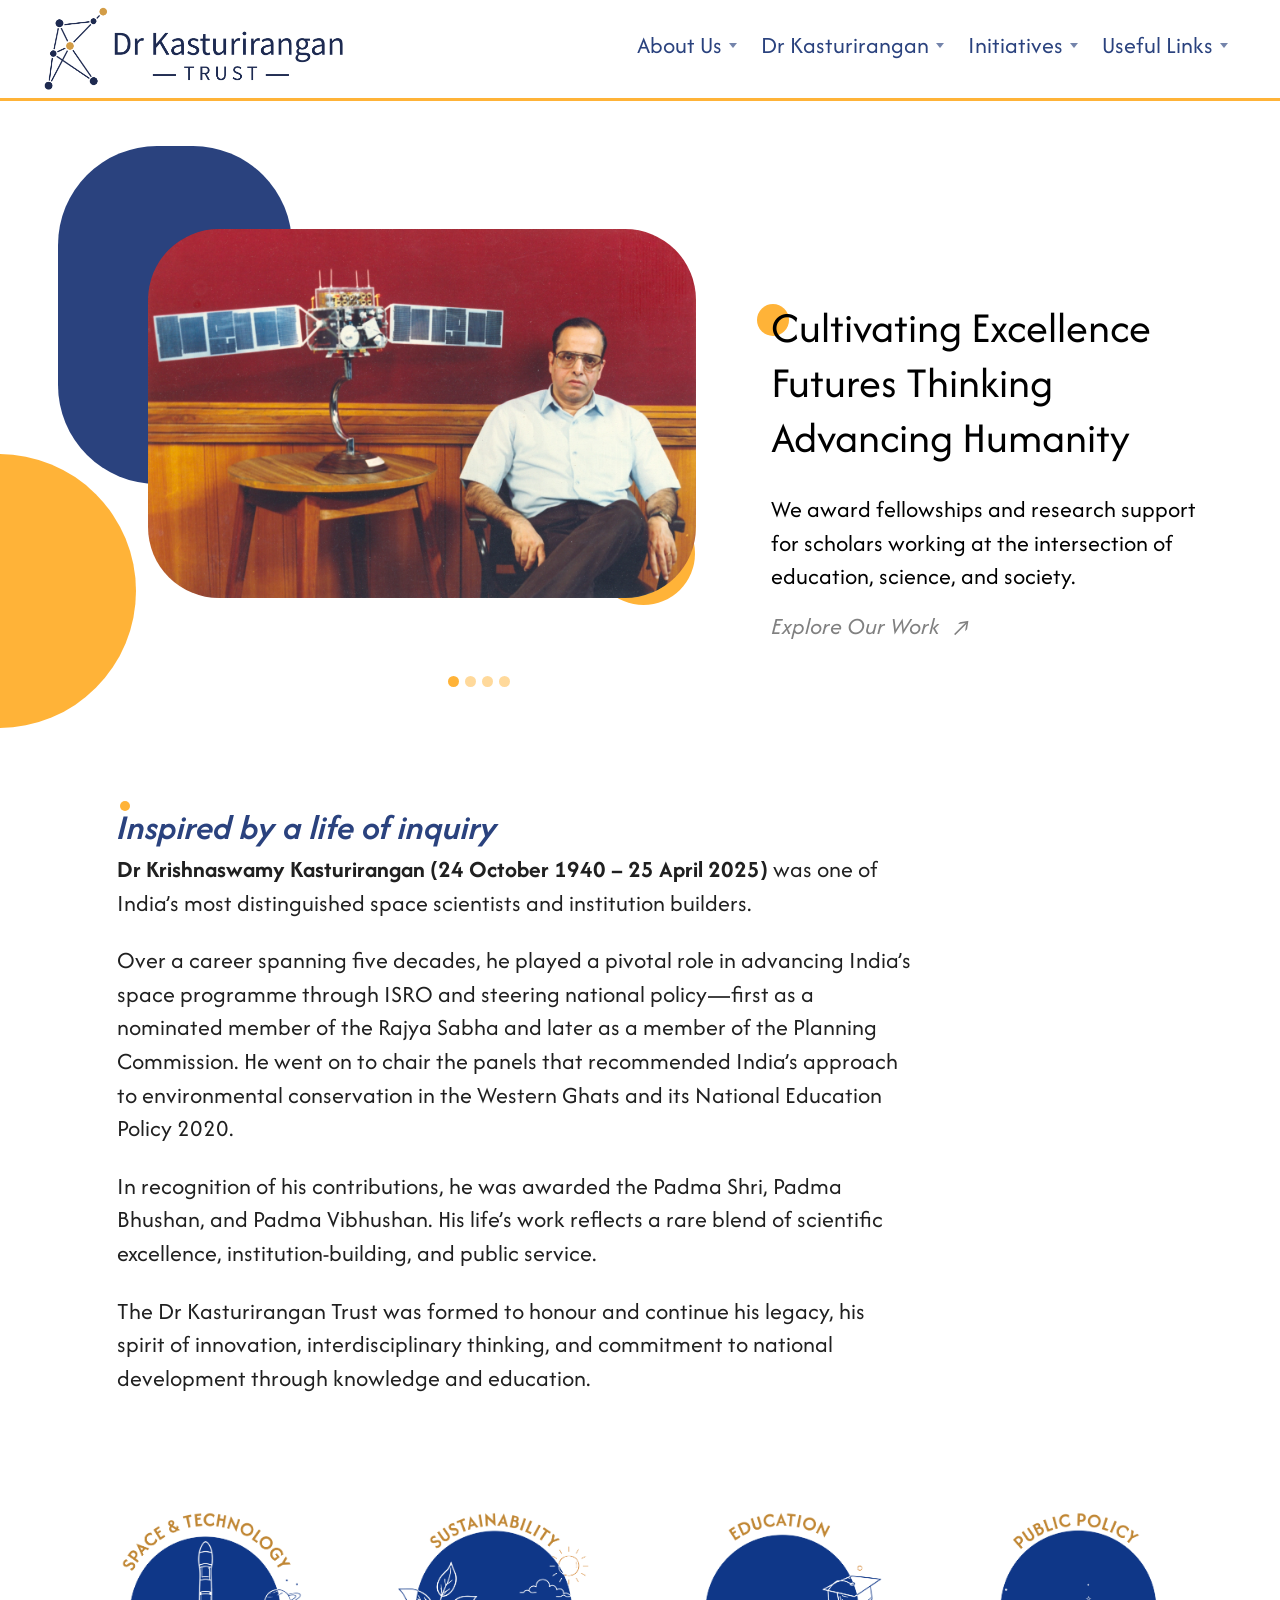
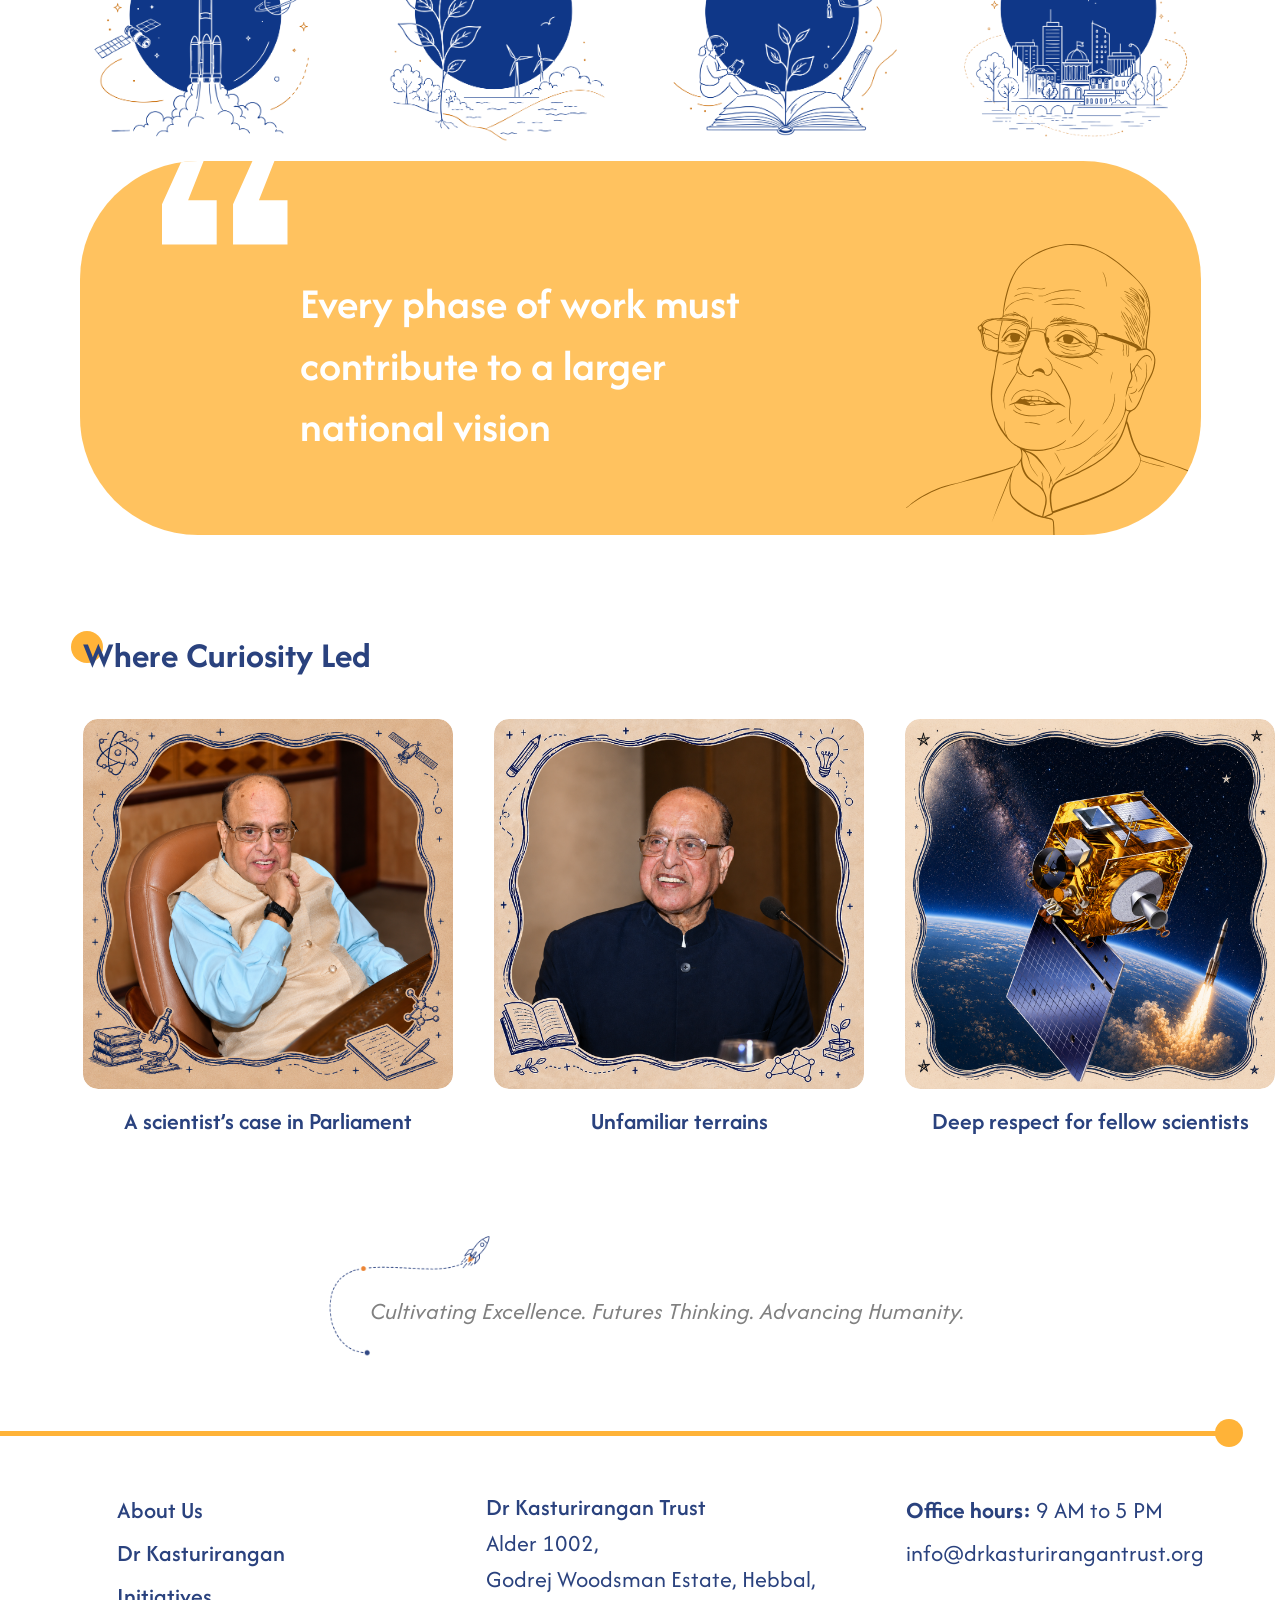
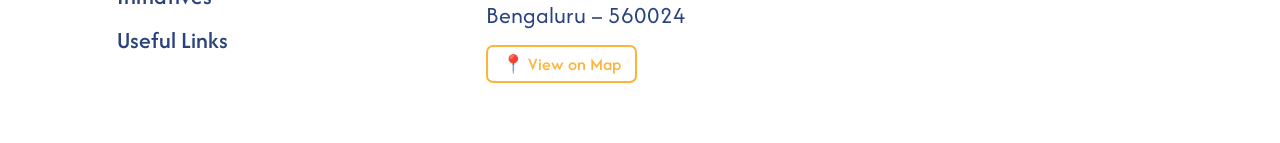
<file: index.html>
﻿<!DOCTYPE html>
<html lang="en">
<head>
<meta charset="UTF-8">
  <link rel="preconnect" href="https://fonts.googleapis.com">
  <link rel="preconnect" href="https://fonts.gstatic.com" crossorigin>
  <link rel="stylesheet" href="https://fonts.googleapis.com/css2?family=Afacad:ital,wght@0,400;0,500;0,600;0,700;1,400;1,500;1,600;1,700&family=Agdasima&display=swap">
<meta name="viewport" content="width=device-width, initial-scale=1.0">
<title>Dr Kasturirangan Trust</title>
<link rel="stylesheet" href="tokens.css">
<link rel="stylesheet" href="shared.css">
<link rel="stylesheet" href="style.css">
  <link rel="stylesheet" href="mobile-shared.css">
  <link rel="stylesheet" href="mobile-index.css">
</head>
<body>

<!-- NAV -->
<nav class="site-nav">
  <a href="index.html" class="nav-logo">
    <img src="assets/images/logo-final.png" alt="Dr Kasturirangan Trust" style="height:86px;width:auto;">
  </a>
  <ul class="nav-links">
    <li>
      <a href="#">About Us <span class="nav-chev"></span></a>
      <div class="nav-dropdown">
        <a href="vision.html">Vision &amp; Mission</a>
        <a href="team.html">Team</a>
      </div>
    </li>
    <li>
      <a href="hislife.html">Dr Kasturirangan <span class="nav-chev"></span></a>
      <div class="nav-dropdown">
        <a href="hislife.html">His Life</a>
        <a href="writings.html">Space and Beyond &ndash; The Book</a>
      </div>
    </li>
    <li>
      <a href="fellowship.html">Initiatives <span class="nav-chev"></span></a>
      <div class="nav-dropdown">
        <a href="fellowship.html">Fellowship</a>
      </div>
    </li>
    <li>
      <a href="#">Useful Links <span class="nav-chev"></span></a>
      <div class="nav-dropdown">
        <a href="apply.html">Apply</a>
        <a href="#contact">Contact Us</a>
      </div>
    </li>
  </ul>
  <button class="nav-hamburger" aria-label="Menu" aria-expanded="false"
          onclick="var n=this.closest('nav');var ul=n.querySelector('.nav-links');ul.classList.toggle('nav-open');this.setAttribute('aria-expanded',ul.classList.contains('nav-open'))">
    <svg width="24" height="24" viewBox="0 0 24 24" fill="none">
      <line x1="3" y1="6"  x2="21" y2="6"  stroke="currentColor" stroke-width="2" stroke-linecap="round"/>
      <line x1="3" y1="12" x2="21" y2="12" stroke="currentColor" stroke-width="2" stroke-linecap="round"/>
      <line x1="3" y1="18" x2="21" y2="18" stroke="currentColor" stroke-width="2" stroke-linecap="round"/>
    </svg>
  </button>
</nav>

<!-- HERO
     2-col grid: left=54.44% (decorative shapes + 3-slide carousel)
                 right=1fr (headline, desc, explore link)
     Coords: all Anima canvas minus 101px nav = hero-relative.
     No Apply button — not in Figma.
-->
<section class="hero">
  <div class="hero-left">
    <div class="hero-blue-rect"></div>
    <div class="hero-slideshow">
      <img class="hero-slide active" src="assets/images/slideshow-1.jpg" alt="Dr Kasturirangan">
      <img class="hero-slide" src="assets/images/slideshow-2.jpg" alt="">
      <img class="hero-slide" src="assets/images/slideshow-3.jpg" alt="">
      <img class="hero-slide" src="assets/images/4.jpg" alt="">
    </div>
    <div class="hero-deco-circle" aria-hidden="true"></div>
    <div class="hero-deco-circle-sm" aria-hidden="true"></div>
    <div class="hero-dots" aria-hidden="true">
      <div class="hero-dot active"></div>
      <div class="hero-dot"></div>
      <div class="hero-dot"></div>
      <div class="hero-dot"></div>
    </div>
  </div>
  <div class="hero-right">
    <div class="hero-headline-wrap">
      <h1 class="hero-headline">
        Cultivating Excellence<br>
        Futures Thinking<br>
        Advancing Humanity
      </h1>
    </div>
    <p class="hero-desc">
      We award fellowships and research support for scholars working
      at the intersection of education, science, and society.
    </p>
    <a href="fellowship.html" class="hero-explore-link">Explore Our Work &nbsp;&#8599;</a>
  </div>
</section>

<!-- ABOUT / BIOGRAPHY
     Heading: canvas(117,748) ? section padding-left=117px.
     Amber dot: canvas(121,753) ? ::before on .about-heading.
     Body: 24px Afacad regular, max-width 798px.
-->
<section class="about-section">
  <h2 class="about-heading">Inspired by a life of inquiry</h2>
  <div class="about-text">
    <p>
      <strong>Dr Krishnaswamy Kasturirangan (24 October 1940 &ndash; 25 April 2025)</strong>
      was one of India&rsquo;s most distinguished space scientists and institution builders.
    </p>
    <p>
      Over a career spanning five decades, he played a pivotal role in advancing India&rsquo;s
      space programme through ISRO and steering national policy&mdash;first as a nominated
      member of the Rajya Sabha and later as a member of the Planning Commission. He went on
      to chair the panels that recommended India&rsquo;s approach to environmental conservation
      in the Western Ghats and its National Education Policy 2020.
    </p>
    <p>
      In recognition of his contributions, he was awarded the Padma Shri, Padma Bhushan, and
      Padma Vibhushan. His life&rsquo;s work reflects a rare blend of scientific excellence,
      institution-building, and public service.
    </p>
    <p>
      The Dr Kasturirangan Trust was formed to honour and continue his legacy, his spirit of
      innovation, interdisciplinary thinking, and commitment to national development through
      knowledge and education.
    </p>
  </div>
</section>

<!-- FOCUS AREAS
     4 area images in a flex row. On hover/click: amber panel expands below.
     Default panel state: large white quote + KK illustration.
     Hover panel state: brown quote (left) + white desc card (right).
     Area panel design from Figma node 1029:592 (MCP-verified).
-->
<section class="areas-section">
  <div class="areas-row">
    <div class="area-item" data-area="space">
      <button type="button" class="area-circle-wrap">
        <img class="area-img-default" src="assets/images/area-space-v3-hover.png" alt="Space &amp; Technology">
        <img class="area-img-hover" src="assets/images/area-space-v3.png" alt="">
      </button>
    </div>
    <div class="area-item" data-area="environment">
      <button type="button" class="area-circle-wrap">
        <img class="area-img-default" src="assets/images/area-environment-v3-hover.png" alt="Sustainability">
        <img class="area-img-hover" src="assets/images/area-environment-v3.png" alt="">
      </button>
    </div>
    <div class="area-item" data-area="education">
      <button type="button" class="area-circle-wrap">
        <img class="area-img-default" src="assets/images/area-education-v3-hover.png" alt="Education">
        <img class="area-img-hover" src="assets/images/area-education-v3.png" alt="">
      </button>
    </div>
    <div class="area-item" data-area="publiclife">
      <button type="button" class="area-circle-wrap">
        <img class="area-img-default" src="assets/images/area-publiclife-v3-hover.png" alt="Public Policy">
        <img class="area-img-hover" src="assets/images/area-publiclife-v3.png" alt="">
      </button>
    </div>
  </div>

  <!-- Area panel: Figma-verified amber pill with quote (left) + desc card (right) -->
  <div class="area-panel panel-default" id="areaPanel">
    <!-- Default state: exact Figma SVG quote shape (node 1029:599 equivalent) -->
    <svg class="area-panel-qmark-default" width="126" height="93" viewBox="0 0 126 93" fill="none" xmlns="http://www.w3.org/2000/svg" aria-hidden="true">
      <path d="M125.488 92.5293H71.0449V52.2461L94.4824 0H115.967L96.9238 48.3398H125.488V92.5293Z" fill="white"/>
      <path d="M54.6875 92.5293H0V52.2461L23.6816 0H45.166L26.123 48.3398H54.6875V92.5293Z" fill="white"/>
    </svg>
    <!-- Hover state: Agdasima " character (Figma node 1029:602) -->
    <span class="area-panel-qmark-hover" aria-hidden="true">&ldquo;</span>
    <div class="area-panel-quote-col">
      <p class="area-panel-quote-text" id="areaPanelQuote"></p>
    </div>
    <img class="area-panel-illus" src="assets/images/kk-illustration.svg" alt="">
    <div class="area-panel-desc-wrap">
      <p class="area-panel-desc" id="areaPanelDesc"></p>
    </div>
  </div>
</section>

<script>
(function () {
  var AREAS = {
    space: {
      quote: 'Space technology should not be an ivory tower pursuit; it must be a socio-economic imperative that transforms rural infrastructure.',
      desc:  'To meet India’s national requirements, its satellites must deliver the data and services on which weather forecasting, agriculture, disaster management, broadcasting and navigation depend. Under Dr Kasturirangan’s leadership, ISRO consolidated its satellite programme, operationalised the PSLV and flew the GSLV for the first time.'
    },
    environment: {
      quote: 'Views of the Earth from outer space have intensified an awareness of the interconnectedness of all life and the environment on this beautiful and yet fragile planet.',
      desc:  'The Western Ghats are one of the world’s richest biodiversity regions, in addition to being the life-support for the whole of peninsular India. Dr Kasturirangan led a landmark effort to balance the preservation of an ecologically sensitive region with the livelihoods of the communities that depend on it. The resulting report offered a science-led framework and sparked a nation-wide debate on conservation, rights, and development.'
    },
    education: {
      quote: 'My education was a merry mix of what happened inside the school, the things that I read, and the wonderful people I interacted with... this broad-based education was the foundation of everything.',
      desc:  'One morning in May 2017, Dr Kasturirangan received a surprise invite to chair a committee that would draft the country’s new education policy, intended as a blueprint for the next 20 years. He rose to the task. The NEP 2020 extended formal education down to age three, opened higher education to multidisciplinary study, incorporated Indian knowledge systems, and recommended the establishment of a national body to fund research beyond the elite institutions.'
    },
    publiclife: {
      quote: 'Science and governance have both emerged as decisive influences in shaping our society. Bringing scientific rigour and objective analysis to the floor of Parliament is not a luxury, but a necessity for robust policy formulation.',
      desc:  'After nine remarkable years as the chairman of ISRO, Dr Kasturirangan carried the same conviction into the Rajya Sabha and then the Planning Commission: that science and technology were instruments of national development, in health, agriculture, energy, climate, and education. He championed it in Parliament and led the science and technology planning of the 12th Five-Year Plan. He had moved from building technology to shaping public policy.'
    }
  };

  var DEFAULT_QUOTE = 'Every phase of work must\ncontribute to a larger\nnational vision';

  var panel     = document.getElementById('areaPanel');
  var quoteEl   = document.getElementById('areaPanelQuote');
  var descEl    = document.getElementById('areaPanelDesc');
  var activeKey = null;

  function showDefault() {
    document.querySelectorAll('.area-circle-wrap.active').forEach(function (w) {
      w.classList.remove('active');
      var d = w.querySelector('.area-img-default');
      var h = w.querySelector('.area-img-hover');
      if (d) d.style.opacity = '1';
      if (h) h.style.opacity = '0';
    });
    quoteEl.textContent = DEFAULT_QUOTE;
    panel.classList.add('panel-default');
    activeKey = null;
  }

  document.querySelectorAll('.area-item[data-area]').forEach(function (item) {
    var wrap   = item.querySelector('.area-circle-wrap');
    var defImg = wrap.querySelector('.area-img-default');
    var hovImg = wrap.querySelector('.area-img-hover');
    var key    = item.getAttribute('data-area');

    function showArea() {
      defImg.style.opacity = '0';
      hovImg.style.opacity = '1';
      quoteEl.textContent = AREAS[key].quote;
      descEl.textContent  = AREAS[key].desc;
      panel.classList.remove('panel-default');
    }

    item.addEventListener('mouseenter', function () { showArea(); });
    item.addEventListener('mouseleave', function () {
      if (wrap.classList.contains('active')) return;
      defImg.style.opacity = '1';
      hovImg.style.opacity = '0';
      if (activeKey && activeKey !== key) {
        quoteEl.textContent = AREAS[activeKey].quote;
        descEl.textContent  = AREAS[activeKey].desc;
      } else if (!activeKey) {
        showDefault();
      }
    });

    wrap.addEventListener('click', function () {
      if (activeKey === key) {
        showDefault();
        return;
      }
      document.querySelectorAll('.area-circle-wrap.active').forEach(function (w) {
        w.classList.remove('active');
        var d = w.querySelector('.area-img-default');
        var h = w.querySelector('.area-img-hover');
        if (d) d.style.opacity = '1';
        if (h) h.style.opacity = '0';
      });
      this.classList.add('active');
      activeKey = key;
    });
  });

  // Set default quote on load
  quoteEl.textContent = DEFAULT_QUOTE;
})();
</script>


<!-- STORIES
     "Where Curiosity Led" — 3 story cards 354×354px.
     Hover: navy overlay + story text.
     Captions below each card.
-->
<section class="stories-section">
  <div class="stories-heading-row">
    <h2 class="stories-heading">Where Curiosity Led</h2>
  </div>
  <div class="stories-cards">
    <div class="story-col">
      <div class="story-card-1">
        <img class="story-img-default" src="assets/images/story-card1.png" alt="A scientist&rsquo;s case in Parliament">
        <div class="story-overlay">
          <p>In December 2007, Dr Kasturirangan spoke in the Rajya Sabha on the India&ndash;US civil nuclear agreement, then among the most contested questions in Indian politics. He argued it on its technical merits, keeping in mind the country&rsquo;s growth and available natural resources. Beneath his stand lay his conviction that &lsquo;international cooperation in science and technology has always served to enrich and accelerate indigenous efforts.&rsquo;</p>
        </div>
      </div>
      <div class="moment-item">
        <p class="moment-text">A scientist&rsquo;s case in Parliament</p>
      </div>
    </div>
    <div class="story-col">
      <div class="story-card-2">
        <img class="story-img-default" src="assets/images/story-card2.png" alt="Drafting the National Education Policy">
        <div class="story-overlay">
          <p>&ldquo;Why me?&rdquo; wondered Dr Kasturirangan, when he was asked to lead the drafting of the new education policy. The answer, he decided, lay in the question itself. Carrying no existing allegiances to education, he was unconstrained to seek inputs from people of varied backgrounds, expertise, and ideological viewpoints, leading to a well-rounded NEP 2020.</p>
        </div>
      </div>
      <div class="moment-item">
        <p class="moment-text">Unfamiliar terrains</p>
      </div>
    </div>
    <div class="story-col">
      <div class="story-card-3">
        <img class="story-img-default" src="assets/images/story-card3.png" alt="Deep respect for fellow scientists">
        <div class="story-overlay">
          <p>Dr Kasturirangan was thrilled when Indian-origin astronaut Kalpana Chawla took her first flight to space in 1997 and devastated by her death six years later in the space shuttle Columbia disaster. &ldquo;She fired the minds of a new generation,&rdquo; he noted at a memorial meeting. He was behind the renaming of METSAT, a meteorological satellite built by ISRO, as KALPANA-1 in her honour.</p>
        </div>
      </div>
      <div class="moment-item">
        <p class="moment-text">Deep respect for fellow scientists</p>
      </div>
    </div>
  </div>
</section>

<!-- HOME CTA — rocket image (180×124) + tagline text, Figma node 1505:386 -->
<div class="home-cta">
  <div class="home-cta-inner">
    <img class="home-cta-rocket" src="assets/apply/rocket.png" alt="">
    <p class="home-cta-tagline">Cultivating Excellence. Futures Thinking. Advancing Humanity.</p>
  </div>
</div>

<!-- FOOTER RULE -->
<div class="footer-rule-wrap">
  <div class="footer-rule"></div>
  <div class="footer-dot"></div>
</div>

<!-- FOOTER -->
<footer class="site-footer">
  <nav class="footer-nav" aria-label="Footer navigation">
    <a href="#">About Us</a>
    <a href="hislife.html">Dr Kasturirangan</a>
    <a href="fellowship.html">Initiatives</a>
    <a href="#">Useful Links</a>
  </nav>
  <div class="footer-addr-block">
    <p class="footer-addr">
      <strong>Dr Kasturirangan Trust</strong><br>
      Alder 1002,<br>
      Godrej Woodsman Estate, Hebbal,<br>
      Bengaluru &ndash; 560024
    </p>
    <a href="https://maps.google.com/maps?q=Godrej+Woodsman+Estate,+Hebbal,+Bengaluru+560024" target="_blank" rel="noopener" class="footer-map-btn">&#128205; View on Map</a>
  </div>
  <div class="footer-contact" id="contact">
    <p><strong>Office hours:</strong> 9 AM to 5 PM</p>
    <a href="mailto:info@drkasturirangantrust.org">info@drkasturirangantrust.org</a>
</div>
</footer>

<script>
/* Slideshow: 3 slides, synced dots. Auto-advances every 4s. */
(function() {
  var slides = document.querySelectorAll('.hero-slide');
  var dots   = document.querySelectorAll('.hero-dot');
  if (!slides.length) return;
  var current = 0;

  function goTo(n) {
    slides[current].classList.remove('active');
    if (dots[current]) dots[current].classList.remove('active');
    current = n;
    slides[current].classList.add('active');
    if (dots[current]) dots[current].classList.add('active');
  }

  var timer = setInterval(advance, 4000);

  function advance() { goTo((current + 1) % slides.length); }

  function restart() { clearInterval(timer); timer = setInterval(advance, 4000); }

  dots.forEach(function(dot, i) {
    dot.addEventListener('click', function() { goTo(i); restart(); });
  });
})();
</script>

<script src="nav.js"></script>
<script src="bindi.js"></script>

</body>
</html>
</file>
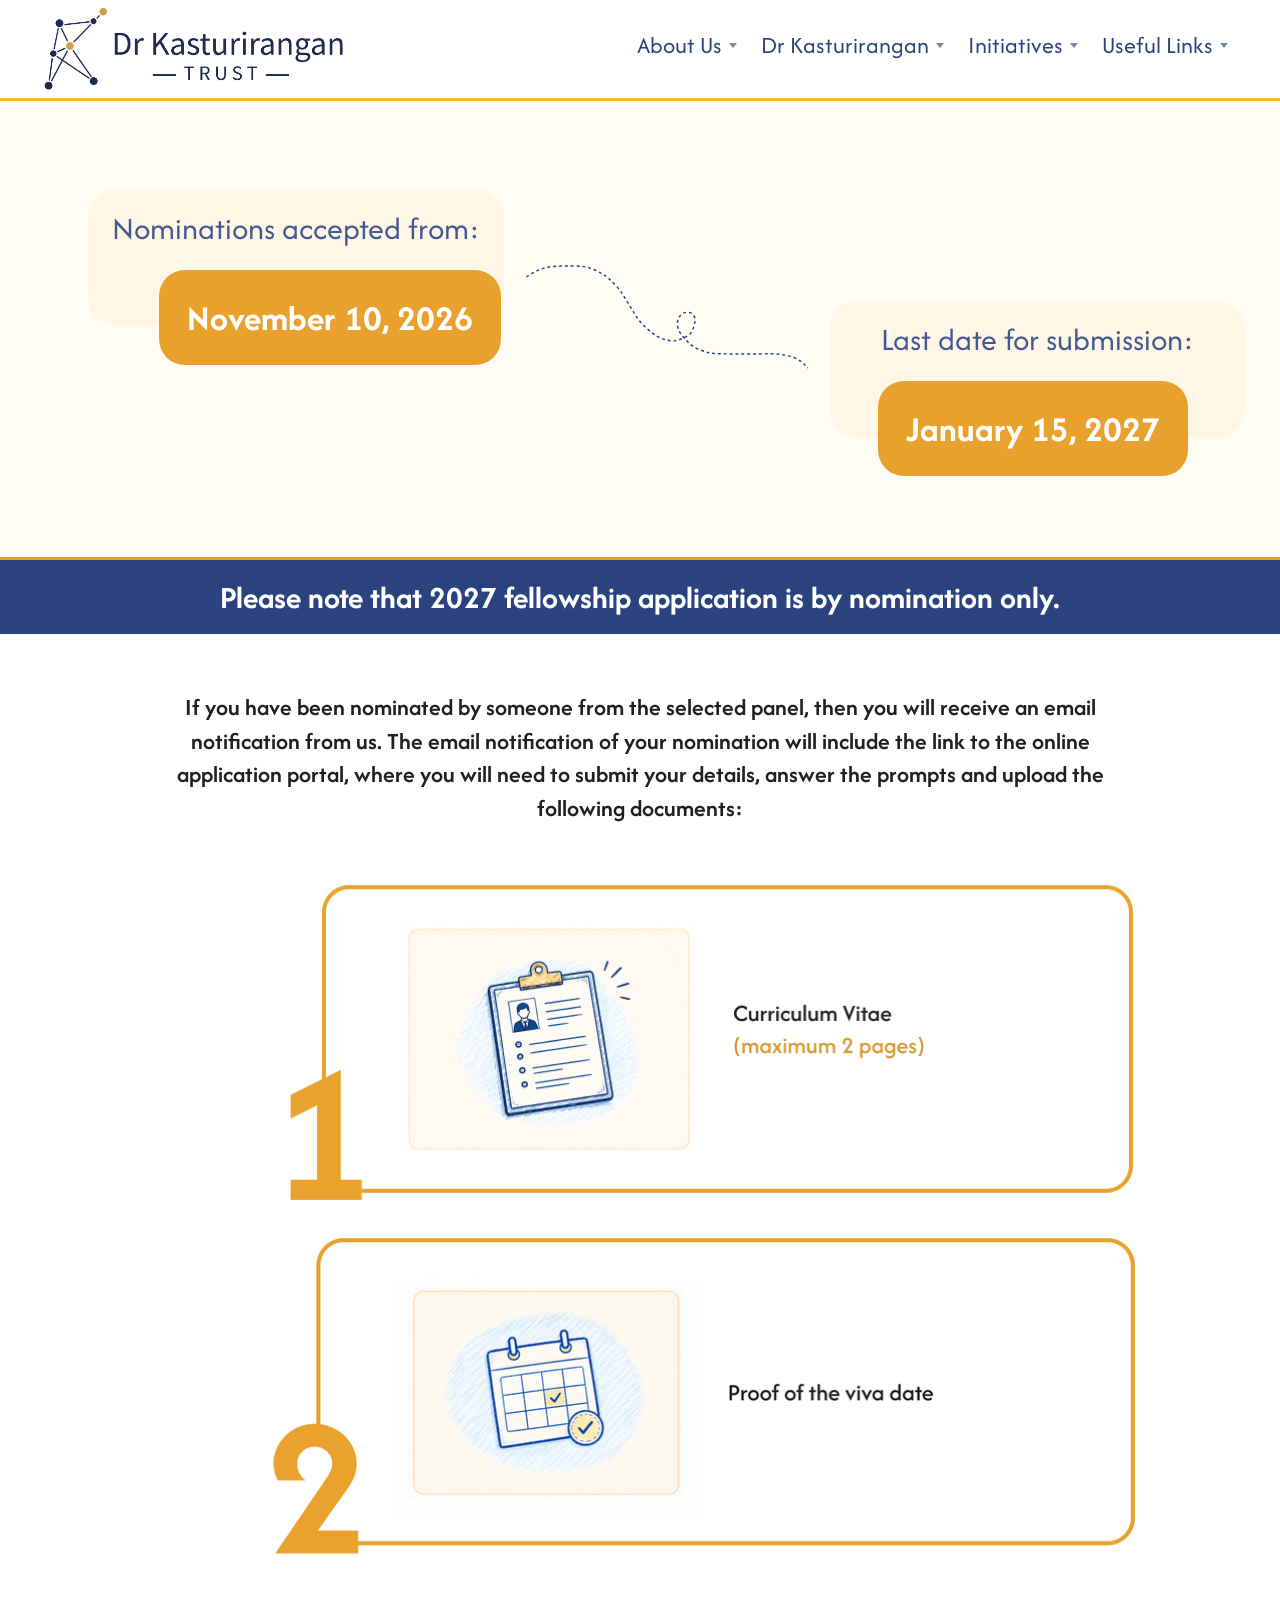
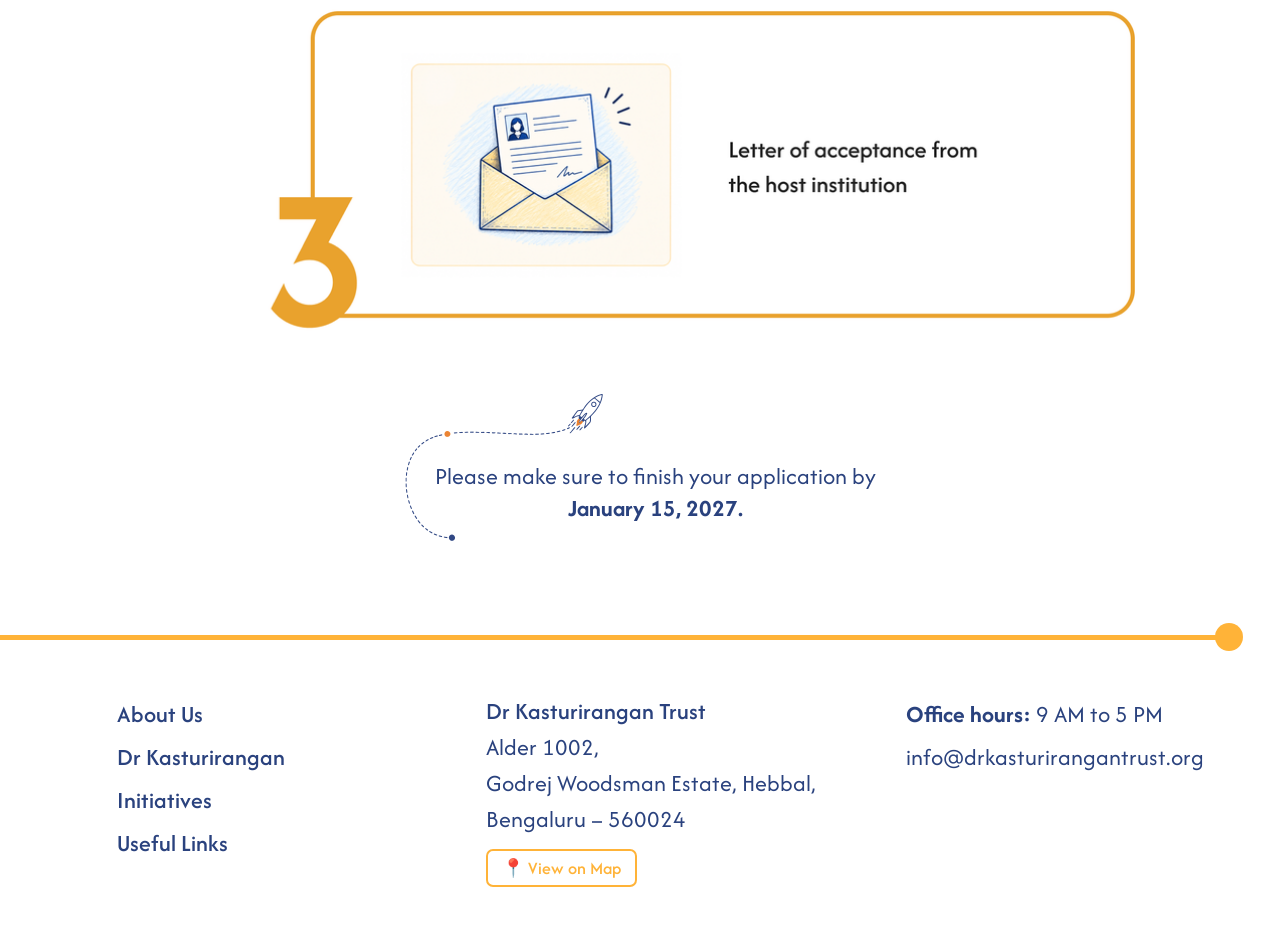
<file: apply.html>
<!DOCTYPE html>
<html lang="en">
<head>
  <meta charset="UTF-8">
  <link rel="preconnect" href="https://fonts.googleapis.com">
  <link rel="preconnect" href="https://fonts.gstatic.com" crossorigin>
  <link rel="stylesheet" href="https://fonts.googleapis.com/css2?family=Afacad:ital,wght@0,400;0,500;0,600;0,700;1,400;1,500;1,600;1,700&family=Agdasima&display=swap">
  <meta name="viewport" content="width=device-width, initial-scale=1.0">
  <title>Apply &mdash; Dr Kasturirangan Trust</title>
  <link rel="stylesheet" href="tokens.css">
  <link rel="stylesheet" href="shared.css">
  <link rel="stylesheet" href="apply.css">
  <link rel="stylesheet" href="mobile-shared.css">
  <link rel="stylesheet" href="mobile-apply.css">
</head>
<body>

  <!-- ============================================================
       NAV (identical across all pages)
  ============================================================ -->
  <nav class="site-nav">
    <a href="index.html" class="nav-logo">
      <img src="assets/images/logo-final.png" alt="Dr Kasturirangan Trust" style="height:86px;width:auto;">
    </a>
    <ul class="nav-links">
      <li>
        <a href="#">About Us <span class="nav-chev"></span></a>
        <div class="nav-dropdown">
          <a href="vision.html">Vision &amp; Mission</a>
          <a href="team.html">Team</a>
        </div>
      </li>
      <li>
        <a href="hislife.html">Dr Kasturirangan <span class="nav-chev"></span></a>
        <div class="nav-dropdown">
          <a href="hislife.html">His Life</a>
          <a href="writings.html">Space and Beyond &ndash; The Book</a>
        </div>
      </li>
      <li>
        <a href="fellowship.html">Initiatives <span class="nav-chev"></span></a>
        <div class="nav-dropdown">
          <a href="fellowship.html">Fellowship</a>
        </div>
      </li>
      <li>
        <a href="apply.html">Useful Links <span class="nav-chev"></span></a>
        <div class="nav-dropdown">
          <a href="apply.html">Apply</a>
          <a href="#contact">Contact Us</a>
        </div>
      </li>
    </ul>
    <button class="nav-hamburger" aria-label="Menu" aria-expanded="false"
            onclick="var n=this.closest('nav');var ul=n.querySelector('.nav-links');ul.classList.toggle('nav-open');this.setAttribute('aria-expanded',ul.classList.contains('nav-open'))">
      <svg width="24" height="24" viewBox="0 0 24 24" fill="none">
        <line x1="3" y1="6"  x2="21" y2="6"  stroke="currentColor" stroke-width="2" stroke-linecap="round"/>
        <line x1="3" y1="12" x2="21" y2="12" stroke="currentColor" stroke-width="2" stroke-linecap="round"/>
        <line x1="3" y1="18" x2="21" y2="18" stroke="currentColor" stroke-width="2" stroke-linecap="round"/>
      </svg>
    </button>
  </nav>

  <!-- ============================================================
       1. NOMINATION DATES
       Figma: bg #fffcf6, h 459px. Two staggered label+date pairs.
       Left pair: x=88, y=107 (section-relative).
       Right pair: x=933, y=218.
       Connector arrow: x=526, y=145, 387x142px.
  ============================================================ -->
  <section class="ap-dates" aria-label="Nomination dates">
    <div class="ap-dates-pill ap-dates-pill--left"  aria-hidden="true"></div>
    <div class="ap-dates-pill ap-dates-pill--right" aria-hidden="true"></div>

    <p class="ap-dates-label ap-dates-label--left">Nominations accepted from:</p>
    <div class="ap-date-box ap-date-box--left">
      <time datetime="2026-11-10">November 10, 2026</time>
    </div>

    <p class="ap-dates-label ap-dates-label--right">Last date for submission:</p>
    <div class="ap-date-box ap-date-box--right">
      <time datetime="2027-01-15">January 15, 2027</time>
    </div>

    <div class="ap-dates-connector" aria-hidden="true"></div>
  </section>

  <!-- ============================================================
       2. NOTICE BANNER
       Figma: h 74px, bg #2a417d, 32px bold white centered.
  ============================================================ -->
  <div class="ap-banner" role="note">
    Please note that 2027 fellowship application is by nomination only.
  </div>

  <!-- ============================================================
       3. INTRO TEXT
       Figma: w 962px centred, 32px #d9982e. Email link in bold.
  ============================================================ -->
  <p class="ap-intro">
    If you have been nominated by someone from the selected panel, then you will receive an email notification from us. The email notification of your nomination will include the link to the online application portal, where you will need to submit your details, answer the prompts and upload the following documents:
  </p>

  <!-- ============================================================
       4. DOCUMENT CARDS  (1 of 5)
       Each: 962px centred, 4px amber border, radius 27px.
       Large decorative number overflows left edge of card.
       Card-relative coords: page_abs_y - cardTop, page_abs_x - cardLeft.
       NOTE: card-4.png and card-5.png are exports from updated Figma
             showing endorsement (numbered 4) and budget (numbered 5).
  ============================================================ -->
  <section class="ap-docs" aria-label="Required application documents">

    <img class="ap-card-full" src="assets/apply/card-1.png"
         alt="Curriculum Vitae (maximum 2 pages)">
    <div class="ap-card-mobile">
      <span class="ap-card-num">1</span>
      <p class="ap-card-label">Curriculum Vitae <span class="ap-card-sub">(maximum 2 pages)</span></p>
    </div>

    <img class="ap-card-full" src="assets/apply/card-2.png"
         alt="Proof of the viva date">
    <div class="ap-card-mobile">
      <span class="ap-card-num">2</span>
      <p class="ap-card-label">Proof of the viva date</p>
    </div>

    <img class="ap-card-full" src="assets/apply/card-3.png"
         alt="Letter of acceptance from the host institution">
    <div class="ap-card-mobile">
      <span class="ap-card-num">3</span>
      <p class="ap-card-label">Letter of acceptance <span class="ap-card-sub">from the host institution</span></p>
    </div>

  </section>

  <!-- ============================================================
       5. DISCLAIMER
       Figma: container 631x153px centred. Rocket (222x153) left.
       Disclaimer SVG: left 37px, top 70px, 584x53px.
  ============================================================ -->
  <div class="ap-disclaimer">
    <img class="ap-disclaimer-rocket" src="assets/apply/rocket.png"
         alt="" aria-hidden="true">
    <p class="ap-disclaimer-text">Please make sure to finish your application by <strong>January 15, 2027.</strong></p>
  </div>

  <!-- ============================================================
       FOOTER RULE
  ============================================================ -->
  <div class="footer-rule-wrap">
    <div class="footer-rule"></div>
    <div class="footer-dot"></div>
  </div>

  <!-- ============================================================
       FOOTER
  ============================================================ -->
  <footer class="site-footer">
    <nav class="footer-nav" aria-label="Footer navigation">
      <a href="#">About Us</a>
      <a href="hislife.html">Dr Kasturirangan</a>
      <a href="fellowship.html">Initiatives</a>
      <a href="apply.html">Useful Links</a>
    </nav>
    <div class="footer-addr-block">
      <p class="footer-addr">
        <strong>Dr Kasturirangan Trust</strong><br>
        Alder 1002,<br>
        Godrej Woodsman Estate, Hebbal,<br>
        Bengaluru &ndash; 560024
      </p>
      <a href="https://maps.google.com/maps?q=Godrej+Woodsman+Estate,+Hebbal,+Bengaluru+560024"
         target="_blank" rel="noopener" class="footer-map-btn">&#128205; View on Map</a>
    </div>
    <div class="footer-contact" id="contact">
      <p><strong>Office hours:</strong> 9 AM to 5 PM</p>
      <a href="mailto:info@drkasturirangantrust.org">info@drkasturirangantrust.org</a>
</div>
  </footer>

<script src="nav.js"></script>
</body>
</html>
</file>
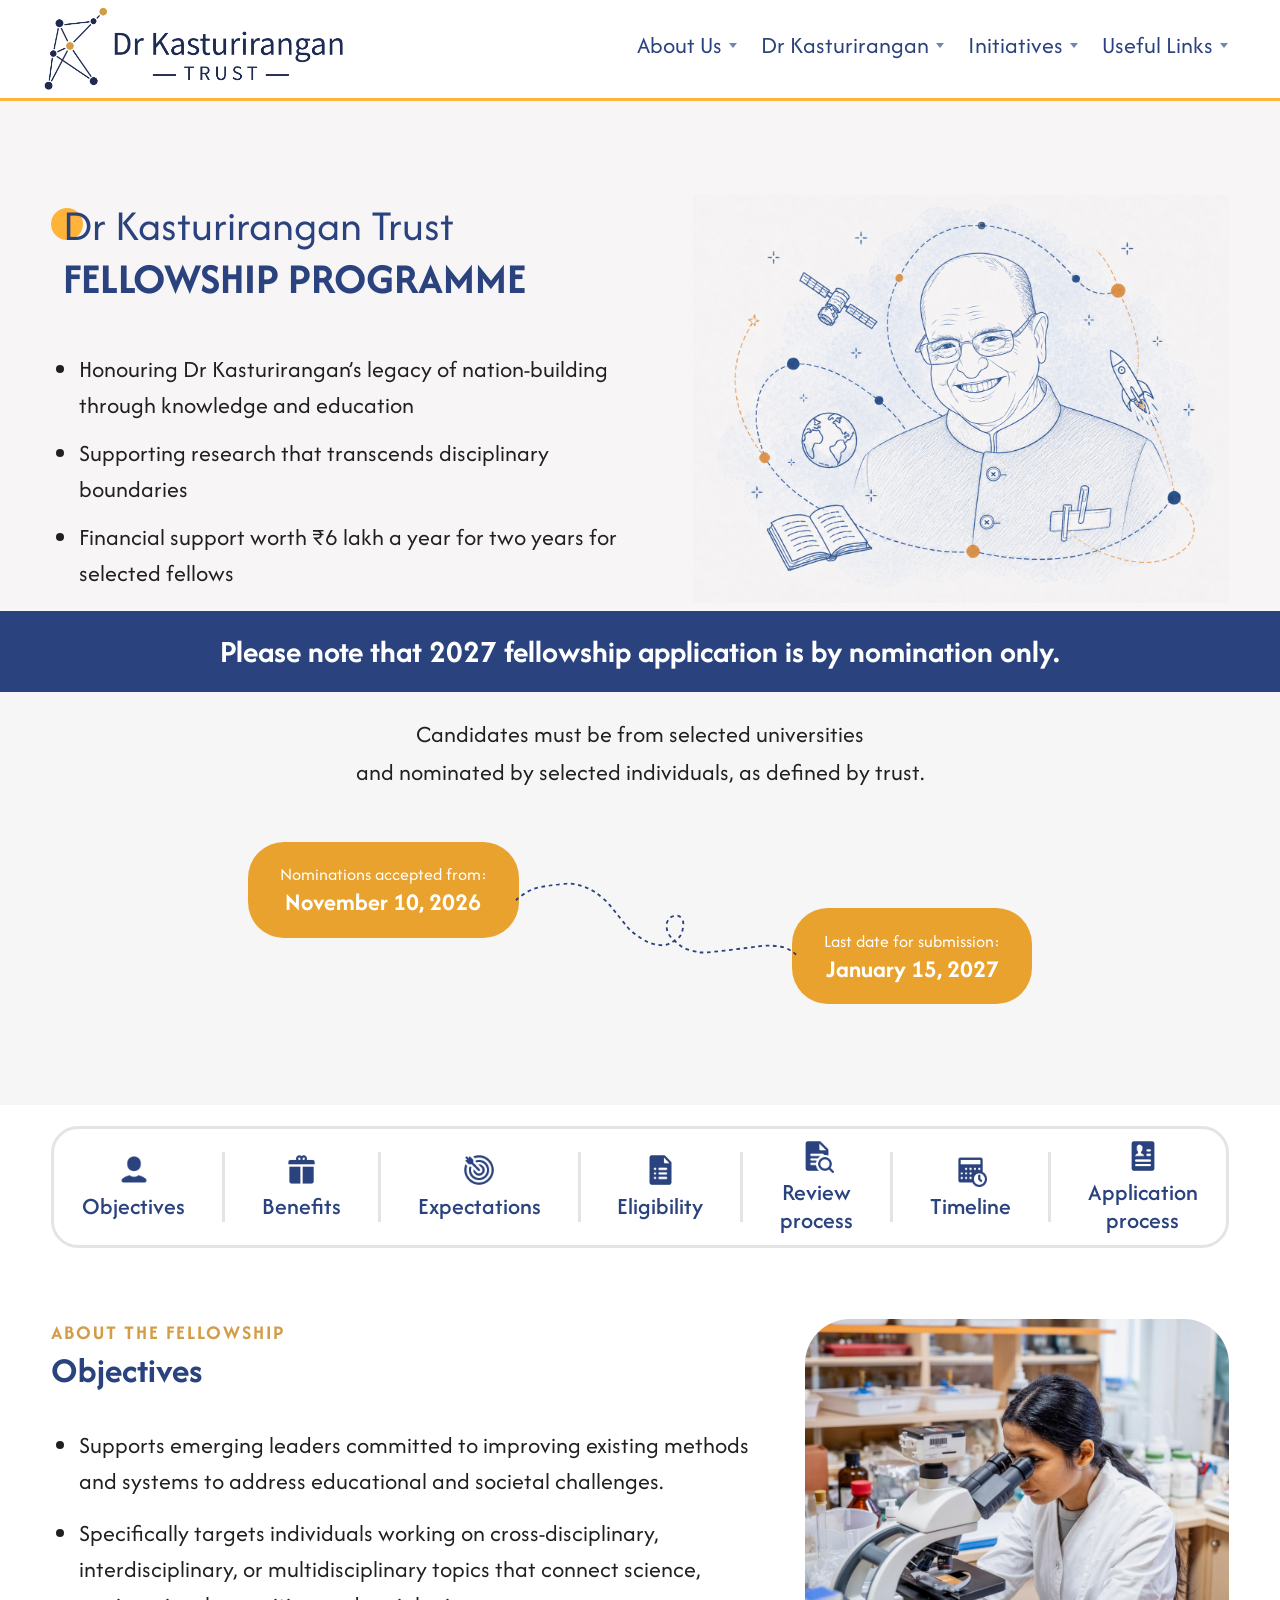
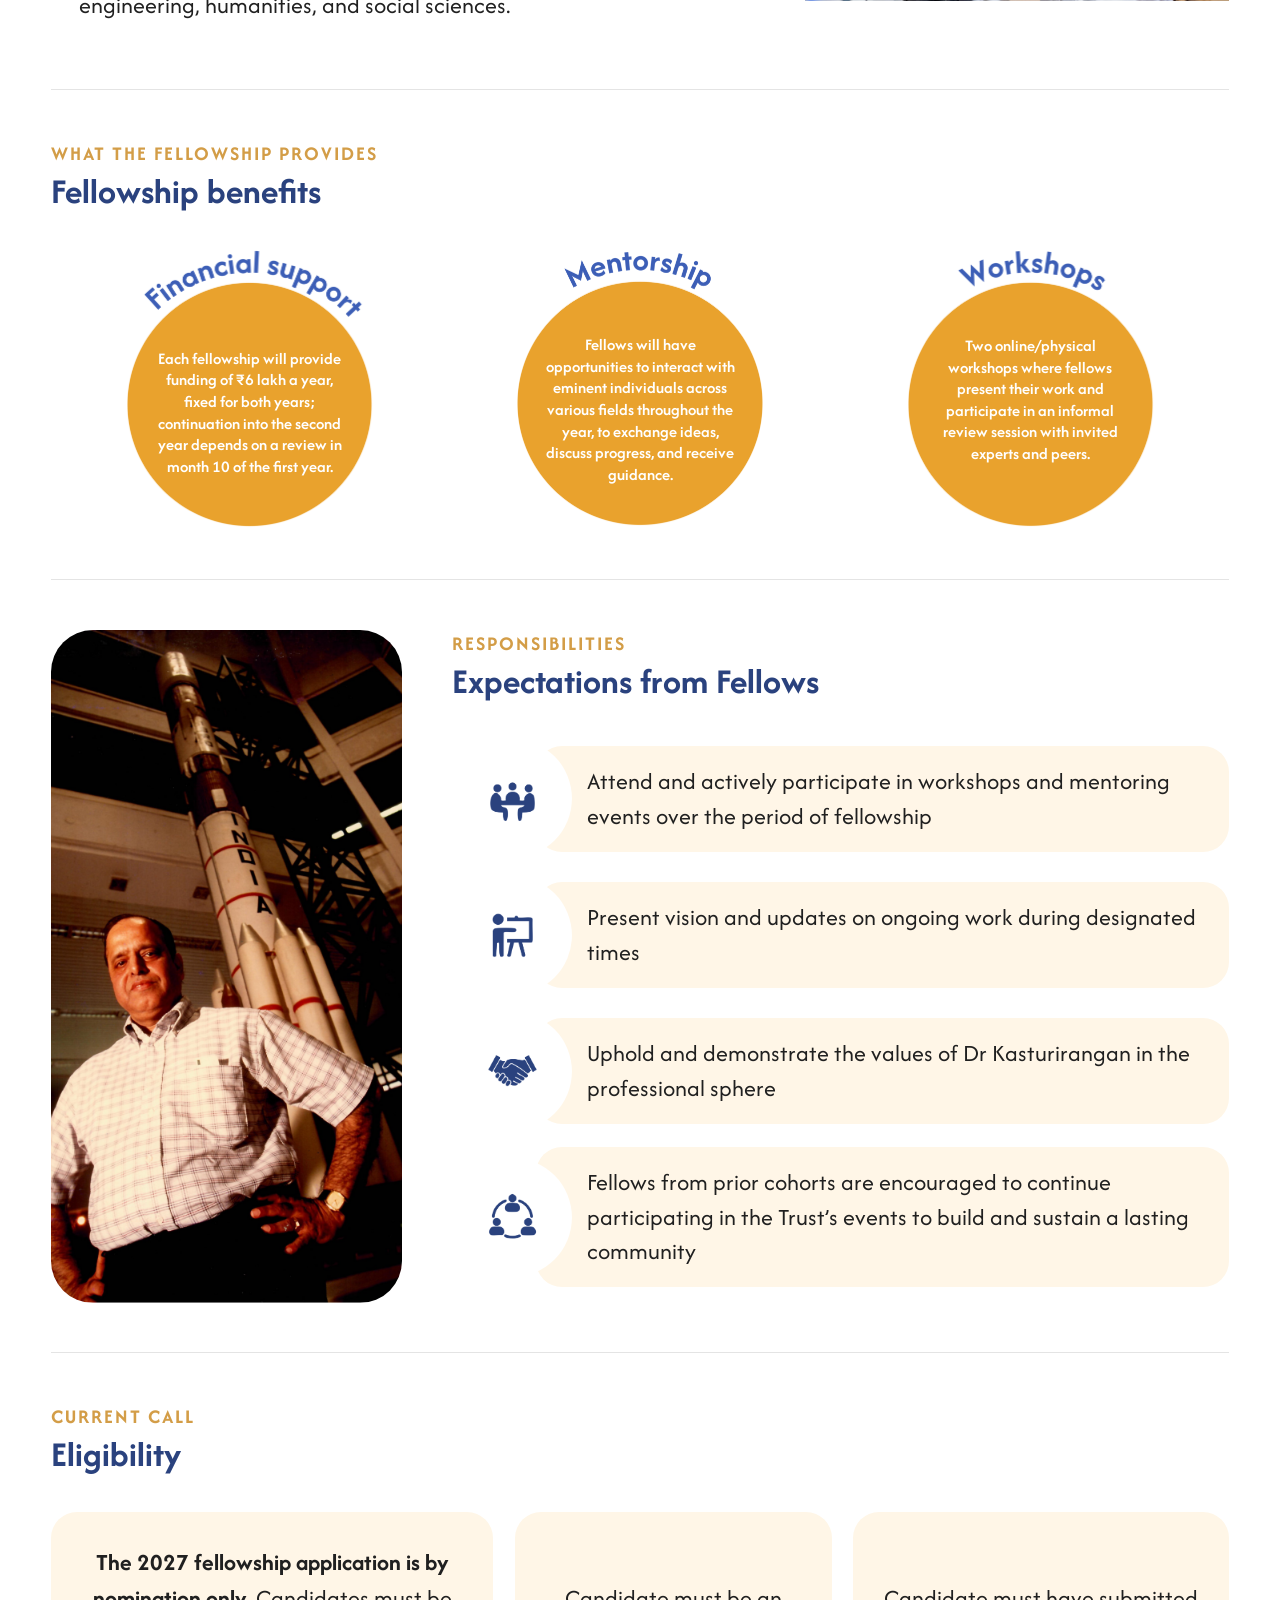
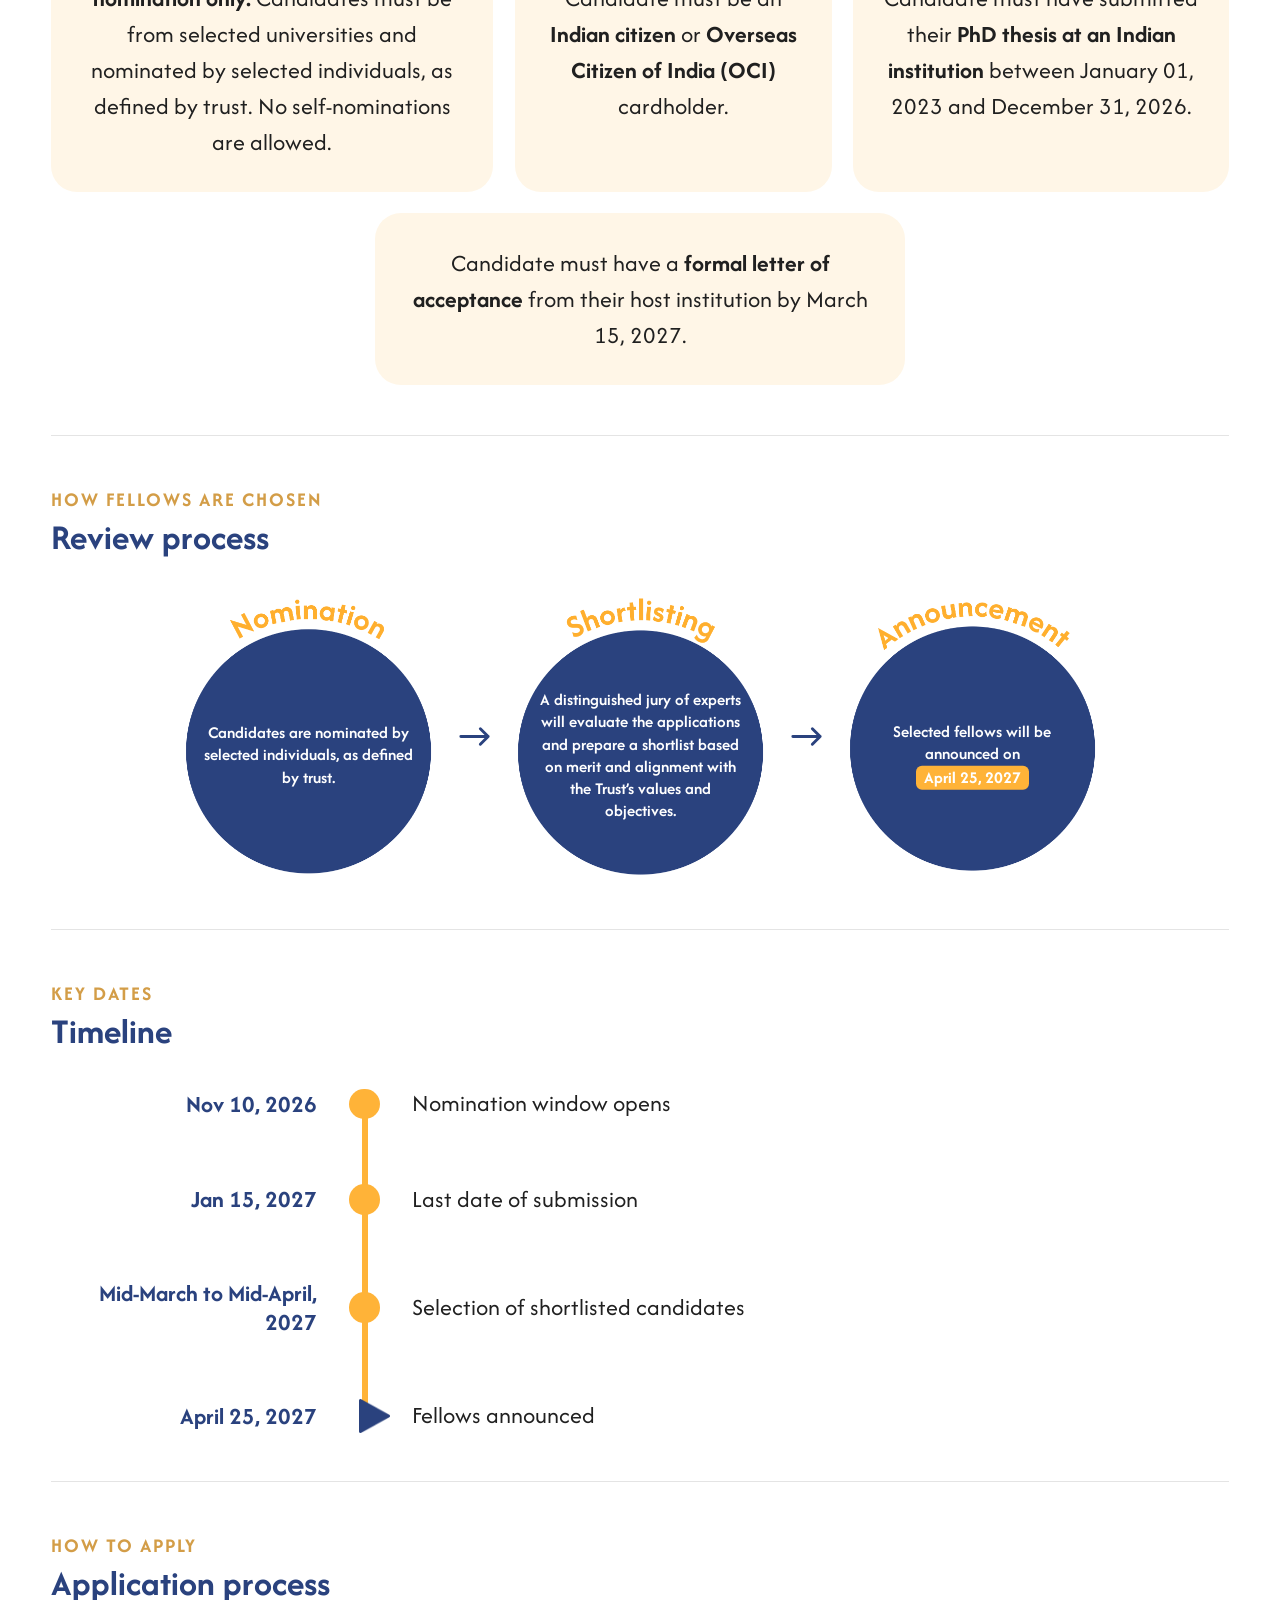
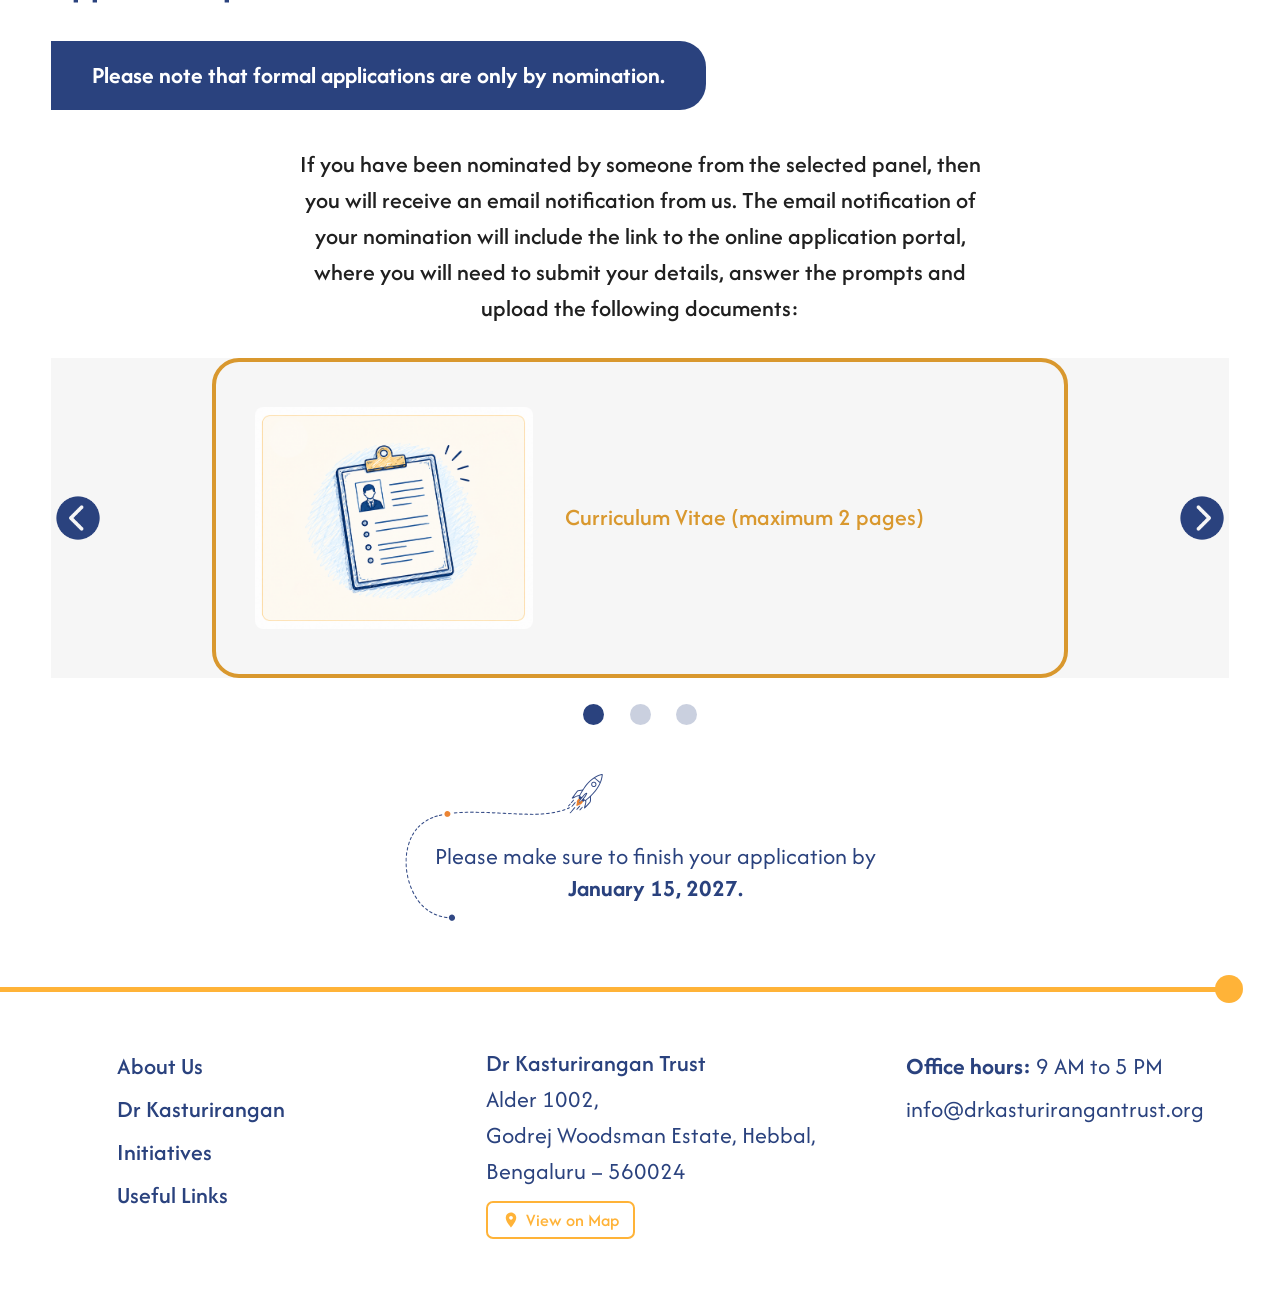
<file: fellowship.html>
<!DOCTYPE html>
<html lang="en">
<head>
  <meta charset="UTF-8">
  <link rel="preconnect" href="https://fonts.googleapis.com">
  <link rel="preconnect" href="https://fonts.gstatic.com" crossorigin>
  <link rel="stylesheet" href="https://fonts.googleapis.com/css2?family=Afacad:ital,wght@0,400;0,500;0,600;0,700;1,400;1,500;1,600;1,700&family=Agdasima&display=swap">
  <meta name="viewport" content="width=device-width, initial-scale=1.0">
  <title>Fellowship Programme | Dr Kasturirangan Trust</title>
  <link rel="stylesheet" href="tokens.css">
  <link rel="stylesheet" href="shared.css">
  <link rel="stylesheet" href="fellowship.css">
  <link rel="stylesheet" href="mobile-shared.css">
  <link rel="stylesheet" href="mobile-fellowship.css">
</head>
<body>

  <!-- ============================================================
       NAV
       ============================================================ -->
  <nav class="site-nav">
    <a href="index.html" class="nav-logo">
      <img src="assets/images/logo-final.png" alt="Dr Kasturirangan Trust" style="height:86px;width:auto;">
    </a>
    <ul class="nav-links">
      <li>
        <a href="#">About Us <span class="nav-chev"></span></a>
        <div class="nav-dropdown">
          <a href="vision.html">Vision &amp; Mission</a>
          <a href="team.html">Team</a>
        </div>
      </li>
      <li>
        <a href="hislife.html">Dr Kasturirangan <span class="nav-chev"></span></a>
        <div class="nav-dropdown">
          <a href="hislife.html">His Life</a>
          <a href="writings.html">Space and Beyond &ndash; The Book</a>
        </div>
      </li>
      <li>
        <a href="fellowship.html">Initiatives <span class="nav-chev"></span></a>
        <div class="nav-dropdown">
          <a href="fellowship.html">Fellowship</a>
        </div>
      </li>
      <li>
        <a href="#">Useful Links <span class="nav-chev"></span></a>
        <div class="nav-dropdown">
          <a href="apply.html">Apply</a>
          <a href="#contact">Contact Us</a>
        </div>
      </li>
    </ul>
    <button class="nav-hamburger" aria-label="Menu" aria-expanded="false"
            onclick="var n=this.closest('nav');var ul=n.querySelector('.nav-links');ul.classList.toggle('nav-open');this.setAttribute('aria-expanded',ul.classList.contains('nav-open'))">
      <svg width="24" height="24" viewBox="0 0 24 24" fill="none">
        <line x1="3" y1="6"  x2="21" y2="6"  stroke="currentColor" stroke-width="2" stroke-linecap="round"/>
        <line x1="3" y1="12" x2="21" y2="12" stroke="currentColor" stroke-width="2" stroke-linecap="round"/>
        <line x1="3" y1="18" x2="21" y2="18" stroke="currentColor" stroke-width="2" stroke-linecap="round"/>
      </svg>
    </button>
  </nav>

  <!-- ============================================================
       1. HERO
       Grey bg. Left: org label + title + bullets. Right: illustration.
       Navy banner at bottom.
       ============================================================ -->
  <section class="fp-hero">
    <div class="fp-hero-grid">
      <div class="fp-hero-left">
        <div class="fp-hero-label">
          <div class="fp-hero-dot" aria-hidden="true"></div>
          <div>
            <div class="fp-hero-org">Dr Kasturirangan Trust</div>
            <h1 class="fp-hero-prog">FELLOWSHIP PROGRAMME</h1>
          </div>
        </div>
        <ul class="fp-hero-bullets">
          <li>Honouring Dr Kasturirangan&#8217;s legacy of nation-building through knowledge and education</li>
          <li>Supporting research that transcends disciplinary boundaries</li>
          <li>Financial support worth &#x20b9;6 lakh a year for two years for selected fellows</li>
        </ul>
      </div>
      <div class="fp-hero-illus">
        <img src="assets/fellowship/hero-illustration.png"
             alt="Line illustration of Dr Kasturirangan surrounded by symbols of science and knowledge">
      </div>
    </div>
    <div class="fp-hero-banner">
      <p>Please note that 2027 fellowship application is by nomination only.</p>
    </div>
  </section>

  <!-- ============================================================
       2. NOMINATIONS
       Intro text + two staggered amber pills + dashed connector.
       ============================================================ -->
  <section class="fp-nominations">
    <p class="fp-noms-intro">
      Candidates must be from selected universities<br>and nominated by selected individuals, as defined by trust.
    </p>
    <div class="fp-pills-wrap">
      <div class="fp-pill fp-pill-left">
        <span class="fp-pill-label">Nominations accepted from:</span>
        <span class="fp-pill-date">November 10, 2026</span>
      </div>
      <div class="fp-conn-wrap" aria-hidden="true">
        <img src="assets/fellowship/connector.svg" alt="" width="298" height="110">
      </div>
      <div class="fp-pill fp-pill-right">
        <span class="fp-pill-label">Last date for submission:</span>
        <span class="fp-pill-date">January 15, 2027</span>
      </div>
    </div>
  </section>

  <!-- ============================================================
       3. SECTION SUBNAV
       Bordered box with 7 icon+label items, vertical dividers between.
       ============================================================ -->
  <nav class="fp-subnav" aria-label="Fellowship page sections">
    <div class="fp-subnav-inner">
      <a href="#objectives" class="fp-snav-item">
        <img src="assets/fellowship/icon-person.png" class="fp-snav-icon" alt="">
        <span>Objectives</span>
      </a>
      <span class="fp-snav-div" aria-hidden="true"></span>
      <a href="#benefits" class="fp-snav-item">
        <img src="assets/fellowship/icon-gift.png" class="fp-snav-icon" alt="">
        <span>Benefits</span>
      </a>
      <span class="fp-snav-div" aria-hidden="true"></span>
      <a href="#expectations" class="fp-snav-item">
        <img src="assets/fellowship/icon-goal.png" class="fp-snav-icon" alt="">
        <span>Expectations</span>
      </a>
      <span class="fp-snav-div" aria-hidden="true"></span>
      <a href="#eligibility" class="fp-snav-item">
        <img src="assets/fellowship/icon-forms.png" class="fp-snav-icon" alt="">
        <span>Eligibility</span>
      </a>
      <span class="fp-snav-div" aria-hidden="true"></span>
      <a href="#review" class="fp-snav-item">
        <img src="assets/fellowship/icon-analyze.png" class="fp-snav-icon" alt="">
        <span>Review<br>process</span>
      </a>
      <span class="fp-snav-div" aria-hidden="true"></span>
      <a href="#timeline" class="fp-snav-item">
        <img src="assets/fellowship/icon-schedule.png" class="fp-snav-icon" alt="">
        <span>Timeline</span>
      </a>
      <span class="fp-snav-div" aria-hidden="true"></span>
      <a href="#application" class="fp-snav-item">
        <img src="assets/fellowship/icon-resume.png" class="fp-snav-icon" alt="">
        <span>Application<br>process</span>
      </a>
    </div>
  </nav>

  <!-- ============================================================
       4. OBJECTIVES
       ============================================================ -->
  <section id="objectives" class="fp-section">
    <div class="fp-inner">
      <div class="fp-obj-grid">
        <div class="fp-obj-left">
          <span class="fp-eyebrow">ABOUT THE FELLOWSHIP</span>
          <h2 class="fp-h2">Objectives</h2>
          <ul class="fp-text-bullets">
            <li>Supports emerging leaders committed to improving existing methods and systems to address educational and societal challenges.</li>
            <li>Specifically targets individuals working on cross-disciplinary, interdisciplinary, or multidisciplinary topics that connect science, engineering, humanities, and social sciences.</li>
          </ul>
        </div>
        <div class="fp-obj-photo">
          <img src="assets/fellowship/objectives-photo.png"
               alt="Researcher looking through a microscope in a laboratory">
        </div>
      </div>
    </div>
  </section>

  <div class="fp-rule" aria-hidden="true"></div>

  <!-- ============================================================
       5. BENEFITS  â€”  3 amber circles with SVG text-path labels
       Benefit circle arc: M 22 135 A 113 113 0 0 1 248 135
       sweep=1 (clockwise) traces the top arc; text label at 50% offset
       appears at top of circle.
       ============================================================ -->
  <section id="benefits" class="fp-section">
    <div class="fp-inner">
      <span class="fp-eyebrow">WHAT THE FELLOWSHIP PROVIDES</span>
      <h2 class="fp-h2">Fellowship benefits</h2>
      <div class="fp-circles-row">

        <!-- Circle 1: Financial support -->
        <div class="fp-circ">
          <img class="fp-circ-img" src="assets/fellowship/benefit-financial.png" alt="Financial support">
          <div class="fp-circ-body" aria-hidden="true">
            <p>Each fellowship will provide funding of &#x20b9;6 lakh a year, fixed for both years; continuation into the second year depends on a review in month 10 of the first year.</p>
          </div>
        </div>

        <!-- Circle 2: Mentorship -->
        <div class="fp-circ">
          <img class="fp-circ-img" src="assets/fellowship/benefit-mentorship.png" alt="Mentorship">
          <div class="fp-circ-body" aria-hidden="true">
            <p>Fellows will have opportunities to interact with eminent individuals across various fields throughout the year, to exchange ideas, discuss progress, and receive guidance.</p>
          </div>
        </div>

        <!-- Circle 3: Workshops -->
        <div class="fp-circ">
          <img class="fp-circ-img" src="assets/fellowship/benefit-workshops.png" alt="Workshops">
          <div class="fp-circ-body" aria-hidden="true">
            <p>Two online/physical workshops where fellows present their work and participate in an informal review session with invited experts and peers.</p>
          </div>
        </div>

      </div>
    </div>
  </section>

  <div class="fp-rule" aria-hidden="true"></div>

  <!-- ============================================================
       6. EXPECTATIONS
       Fellow photo on left; header + 4 rows on right.
       Each row: amber bullet circle + icon + cream text box.
       ============================================================ -->
  <section id="expectations" class="fp-section">
    <div class="fp-inner">
      <div class="fp-exp-grid">

        <!-- Left: Dr K photo with ISRO rocket -->
        <div class="fp-exp-photo">
          <img src="assets/fellowship/fellow-photo.png"
               alt="Dr Kasturirangan at the ISRO facility">
        </div>

        <!-- Right: header + 4 expectation rows -->
        <div class="fp-exp-right">
          <span class="fp-eyebrow">RESPONSIBILITIES</span>
          <h2 class="fp-h2">Expectations from Fellows</h2>

          <!-- Row 1 -->
          <div class="fp-exp-row">
            <div class="fp-exp-bullet">
              <svg class="fp-exp-circ" viewBox="0 0 136 136" aria-hidden="true">
                <circle cx="68" cy="68" r="67" fill="white"/>
              </svg>
              <img class="fp-exp-icon" src="assets/fellowship/exp-icon-1.png" alt="">
            </div>
            <div class="fp-exp-text">
              <p>Attend and actively participate in workshops and mentoring events over the period of fellowship</p>
            </div>
          </div>

          <!-- Row 2 -->
          <div class="fp-exp-row">
            <div class="fp-exp-bullet">
              <svg class="fp-exp-circ" viewBox="0 0 136 136" aria-hidden="true">
                <circle cx="68" cy="68" r="67" fill="white"/>
              </svg>
              <img class="fp-exp-icon" src="assets/fellowship/exp-icon-2.png" alt="">
            </div>
            <div class="fp-exp-text">
              <p>Present vision and updates on ongoing work during designated times</p>
            </div>
          </div>

          <!-- Row 3: values icon SVG (original 0 bytes â€” inline star) -->
          <div class="fp-exp-row">
            <div class="fp-exp-bullet">
              <svg class="fp-exp-circ" viewBox="0 0 136 136" aria-hidden="true">
                <circle cx="68" cy="68" r="67" fill="white"/>
              </svg>
              <img class="fp-exp-icon" src="assets/fellowship/exp-icon-3.png" alt="">
            </div>
            <div class="fp-exp-text">
              <p>Uphold and demonstrate the values of Dr Kasturirangan in the professional sphere</p>
            </div>
          </div>

          <!-- Row 4 -->
          <div class="fp-exp-row">
            <div class="fp-exp-bullet">
              <svg class="fp-exp-circ" viewBox="0 0 136 136" aria-hidden="true">
                <circle cx="68" cy="68" r="67" fill="white"/>
              </svg>
              <img class="fp-exp-icon" src="assets/fellowship/exp-icon-4.png" alt="">
            </div>
            <div class="fp-exp-text">
              <p>Fellows from prior cohorts are encouraged to continue participating in the Trust&#8217;s events to build and sustain a lasting community</p>
            </div>
          </div>

        </div><!-- /.fp-exp-right -->
      </div>
    </div>
  </section>

  <div class="fp-rule" aria-hidden="true"></div>

  <!-- ============================================================
       7. ELIGIBILITY  â€”  3 cream boxes (widths ~490:317:396)
       ============================================================ -->
  <section id="eligibility" class="fp-section">
    <div class="fp-inner">
      <span class="fp-eyebrow">CURRENT CALL</span>
      <h2 class="fp-h2">Eligibility</h2>
      <div class="fp-elig-row">
        <div class="fp-elig-box">
          <p><strong>The 2027 fellowship application is by nomination only.</strong> Candidates must be from selected universities and nominated by selected individuals, as defined by trust. No self-nominations are allowed.</p>
        </div>
        <div class="fp-elig-box">
          <p>Candidate must be an <strong>Indian citizen</strong> or <strong>Overseas Citizen of India (OCI)</strong> cardholder.</p>
        </div>
        <div class="fp-elig-box">
          <p>Candidate must have submitted their <strong>PhD thesis at an Indian institution</strong> between January 01, 2023 and December 31, 2026.</p>
        </div>
      </div>
      <div class="fp-elig-row fp-elig-row-b">
        <div class="fp-elig-box">
          <p>Candidate must have a <strong>formal letter of acceptance</strong> from their host institution by March 15, 2027.</p>
        </div>
      </div>
    </div>
  </section>

  <div class="fp-rule" aria-hidden="true"></div>

  <!-- ============================================================
       8. REVIEW PROCESS  â€”  4 navy circles, arrows between
       Review circle arc: M 22 135 A 113 113 0 0 1 248 135
       "Announcement" circle has amber rect near bottom for the date.
       ============================================================ -->
  <section id="review" class="fp-section">
    <div class="fp-inner">
      <span class="fp-eyebrow">HOW FELLOWS ARE CHOSEN</span>
      <h2 class="fp-h2">Review process</h2>
    </div>
    <div class="fp-review-inner">
      <div class="fp-review-row">

        <!-- Circle 1: Nomination -->
        <div class="fp-rcirc">
          <img class="fp-rcirc-img" src="assets/fellowship/review-nomination.png" alt="Nomination">
          <div class="fp-rcirc-body" aria-hidden="true">
            <p>Candidates are nominated by selected individuals, as defined by trust.</p>
          </div>
        </div>

        <!-- Arrow -->
        <div class="fp-review-arrow" aria-hidden="true">
          <svg viewBox="0 0 40 40" width="39" height="39" fill="none">
            <path d="M6 20h28M26 12l8 8-8 8" stroke="#2a427e" stroke-width="3"
                  stroke-linecap="round" stroke-linejoin="round"/>
          </svg>
        </div>

        <!-- Circle 2: Shortlisting -->
        <div class="fp-rcirc">
          <img class="fp-rcirc-img" src="assets/fellowship/review-shortlisting.png" alt="Shortlisting">
          <div class="fp-rcirc-body" aria-hidden="true">
            <p>A distinguished jury of experts will evaluate the applications and prepare a shortlist based on merit and alignment with the Trust&#8217;s values and objectives.</p>
          </div>
        </div>

        <!-- Arrow -->
        <div class="fp-review-arrow" aria-hidden="true">
          <svg viewBox="0 0 40 40" width="39" height="39" fill="none">
            <path d="M6 20h28M26 12l8 8-8 8" stroke="#2a427e" stroke-width="3"
                  stroke-linecap="round" stroke-linejoin="round"/>
          </svg>
        </div>

        <!-- Circle 3: Announcement -->
        <div class="fp-rcirc">
          <img class="fp-rcirc-img" src="assets/fellowship/review-announcement.png" alt="Announcement">
          <div class="fp-rcirc-body" aria-hidden="true">
            <p>Selected fellows will be announced on <span class="fp-announce-date">April 25, 2027</span></p>
          </div>
        </div>

      </div>
    </div>
  </section>

  <div class="fp-rule" aria-hidden="true"></div>

  <!-- ============================================================
       9. TIMELINE  â€”  vertical line, amber dots, date + label pairs
       ============================================================ -->
  <section id="timeline" class="fp-section">
    <div class="fp-inner">
      <span class="fp-eyebrow">KEY DATES</span>
      <h2 class="fp-h2">Timeline</h2>
      <div class="fp-tl-wrap">

        <p class="fp-tl-date">Nov 10, 2026</p>
        <div class="fp-tl-dot" aria-hidden="true"></div>
        <p class="fp-tl-label">Nomination window opens</p>

        <p class="fp-tl-date">Jan 15, 2027</p>
        <div class="fp-tl-dot" aria-hidden="true"></div>
        <p class="fp-tl-label">Last date of submission</p>

        <p class="fp-tl-date">Mid-March to Mid-April, 2027</p>
        <div class="fp-tl-dot" aria-hidden="true"></div>
        <p class="fp-tl-label">Selection of shortlisted candidates</p>

        <p class="fp-tl-date">April 25, 2027</p>
        <div class="fp-tl-dot fp-tl-dot-play" aria-hidden="true">
          <img src="assets/fellowship/icon-play.png" alt="">
        </div>
        <p class="fp-tl-label">Fellows announced</p>

      </div>
    </div>
  </section>

  <div class="fp-rule" aria-hidden="true"></div>

  <!-- ============================================================
       10. APPLICATION
       Navy left banner â†’ amber-bordered box (intro text + 2 docs + nav)
       ============================================================ -->
  <section id="application" class="fp-section">
    <div class="fp-inner">
      <span class="fp-eyebrow">HOW TO APPLY</span>
      <h2 class="fp-h2">Application process</h2>

      <!-- Navy left-rounded banner -->
      <div class="fp-app-banner">
        <p>Please note that formal applications are only by nomination.</p>
      </div>

      <!-- Nomination intro above box -->
      <p class="fp-app-intro">
        If you have been nominated by someone from the selected panel, then you will receive an email notification from us. The email notification of your nomination will include the link to the online application portal, where you will need to submit your details, answer the prompts and upload the following documents:
      </p>

      <!-- Carousel: arrows outside the amber card -->
      <div class="fp-app-carousel-wrap">
        <button class="fp-carousel-btn fp-carousel-prev" aria-label="Previous">
          <img src="assets/fellowship/btn-back.png" alt="">
        </button>
        <div class="fp-app-box">
          <div class="fp-app-docs">
            <div class="fp-app-doc-row">
              <img class="fp-doc-img" src="assets/fellowship/doc-cv.png" alt="Sample Curriculum Vitae">
              <div class="fp-doc-text">
                Curriculum Vitae <span class="fp-doc-sub">(maximum 2 pages)</span>
              </div>
            </div>
            <div class="fp-app-doc-row fp-doc-hidden">
              <img class="fp-doc-img" src="assets/fellowship/doc-phd.png"
                   alt="Proof of viva date">
              <div class="fp-doc-text">
                Proof of the viva date
              </div>
            </div>
            <div class="fp-app-doc-row fp-doc-hidden">
              <img class="fp-doc-img" src="assets/fellowship/doc-nomination.png" alt="Letter of acceptance">
              <div class="fp-doc-text">
                Letter of acceptance from the host institution
              </div>
            </div>
          </div>
        </div>
        <button class="fp-carousel-btn fp-carousel-next" aria-label="Next">
          <img src="assets/fellowship/btn-next.png" alt="">
        </button>
      </div>

      <!-- Dots below the card -->
      <div class="fp-carousel-dots" role="group" aria-label="Document pages">
        <button class="fp-dot fp-dot-active" aria-label="Page 1"></button>
        <button class="fp-dot" aria-label="Page 2"></button>
        <button class="fp-dot" aria-label="Page 3"></button>
      </div>

      <!-- CTA graphic -->
      <div class="fp-app-cta-area">
        <div class="fp-disclaimer">
          <img class="fp-disclaimer-rocket" src="assets/apply/rocket.png" alt="" aria-hidden="true">
          <p class="fp-disclaimer-text">Please make sure to finish your application by <strong>January 15, 2027.</strong></p>
        </div>
      </div>
    </div>
  </section>


  <!-- ============================================================
       FOOTER
       ============================================================ -->
  <div class="footer-rule-wrap">
    <div class="footer-rule"></div>
    <div class="footer-dot"></div>
  </div>

  <footer class="site-footer">
    <nav class="footer-nav" aria-label="Footer navigation">
      <a href="#">About Us</a>
      <a href="#">Dr Kasturirangan</a>
      <a href="#">Initiatives</a>
      <a href="#">Useful Links</a>
    </nav>

    <div class="footer-addr-block">
      <p class="footer-addr">
        <strong>Dr Kasturirangan Trust</strong><br>
        Alder 1002,<br>
        Godrej Woodsman Estate, Hebbal, Bengaluru &#8211; 560024
      </p>
      <a href="#" class="footer-map-btn">
        <svg width="18" height="18" viewBox="0 0 24 24" fill="currentColor" aria-hidden="true">
          <path d="M12 2C8.13 2 5 5.13 5 9c0 5.25 7 13 7 13s7-7.75 7-13c0-3.87-3.13-7-7-7zm0 9.5c-1.38 0-2.5-1.12-2.5-2.5s1.12-2.5 2.5-2.5 2.5 1.12 2.5 2.5-1.12 2.5-2.5 2.5z"/>
        </svg>
        View on Map
      </a>
    </div>

    <div class="footer-contact" id="contact">
      <p><strong>Office hours:</strong> 9 AM to 5 PM</p>
      <a href="mailto:info@drkasturirangantrust.org">info@drkasturirangantrust.org</a>
</div>
  </footer>

  <script>
    /* Hamburger nav */
    const hamburger = document.getElementById('nav-hamburger');
    const navLinks  = document.getElementById('nav-links');
    if (hamburger) {
      hamburger.addEventListener('click', () => {
        const open = navLinks.classList.toggle('nav-open');
        hamburger.setAttribute('aria-expanded', String(open));
      });
    }

    /* Document carousel */
    (function () {
      const slides = document.querySelectorAll('.fp-app-doc-row');
      const dots   = document.querySelectorAll('.fp-dot');
      const prev   = document.querySelector('.fp-carousel-prev');
      const next   = document.querySelector('.fp-carousel-next');
      if (!slides.length) return;
      let cur = 0;

      function tipOf(slide) {
        const next = slide.nextElementSibling;
        return (next && next.classList.contains('fp-doc-tip')) ? next : null;
      }
      function show(i) {
        slides[cur].classList.add('fp-doc-hidden');
        const oldTip = tipOf(slides[cur]);
        if (oldTip) oldTip.classList.add('fp-doc-hidden');
        dots[cur].classList.remove('fp-dot-active');
        cur = (i + slides.length) % slides.length;
        slides[cur].classList.remove('fp-doc-hidden');
        const newTip = tipOf(slides[cur]);
        if (newTip) newTip.classList.remove('fp-doc-hidden');
        dots[cur].classList.add('fp-dot-active');
      }

      if (prev) prev.addEventListener('click', () => show(cur - 1));
      if (next) next.addEventListener('click', () => show(cur + 1));
      dots.forEach((d, i) => d.addEventListener('click', () => show(i)));
    })();
  </script>
<script src="nav.js"></script>
</body>
</html>
</file>
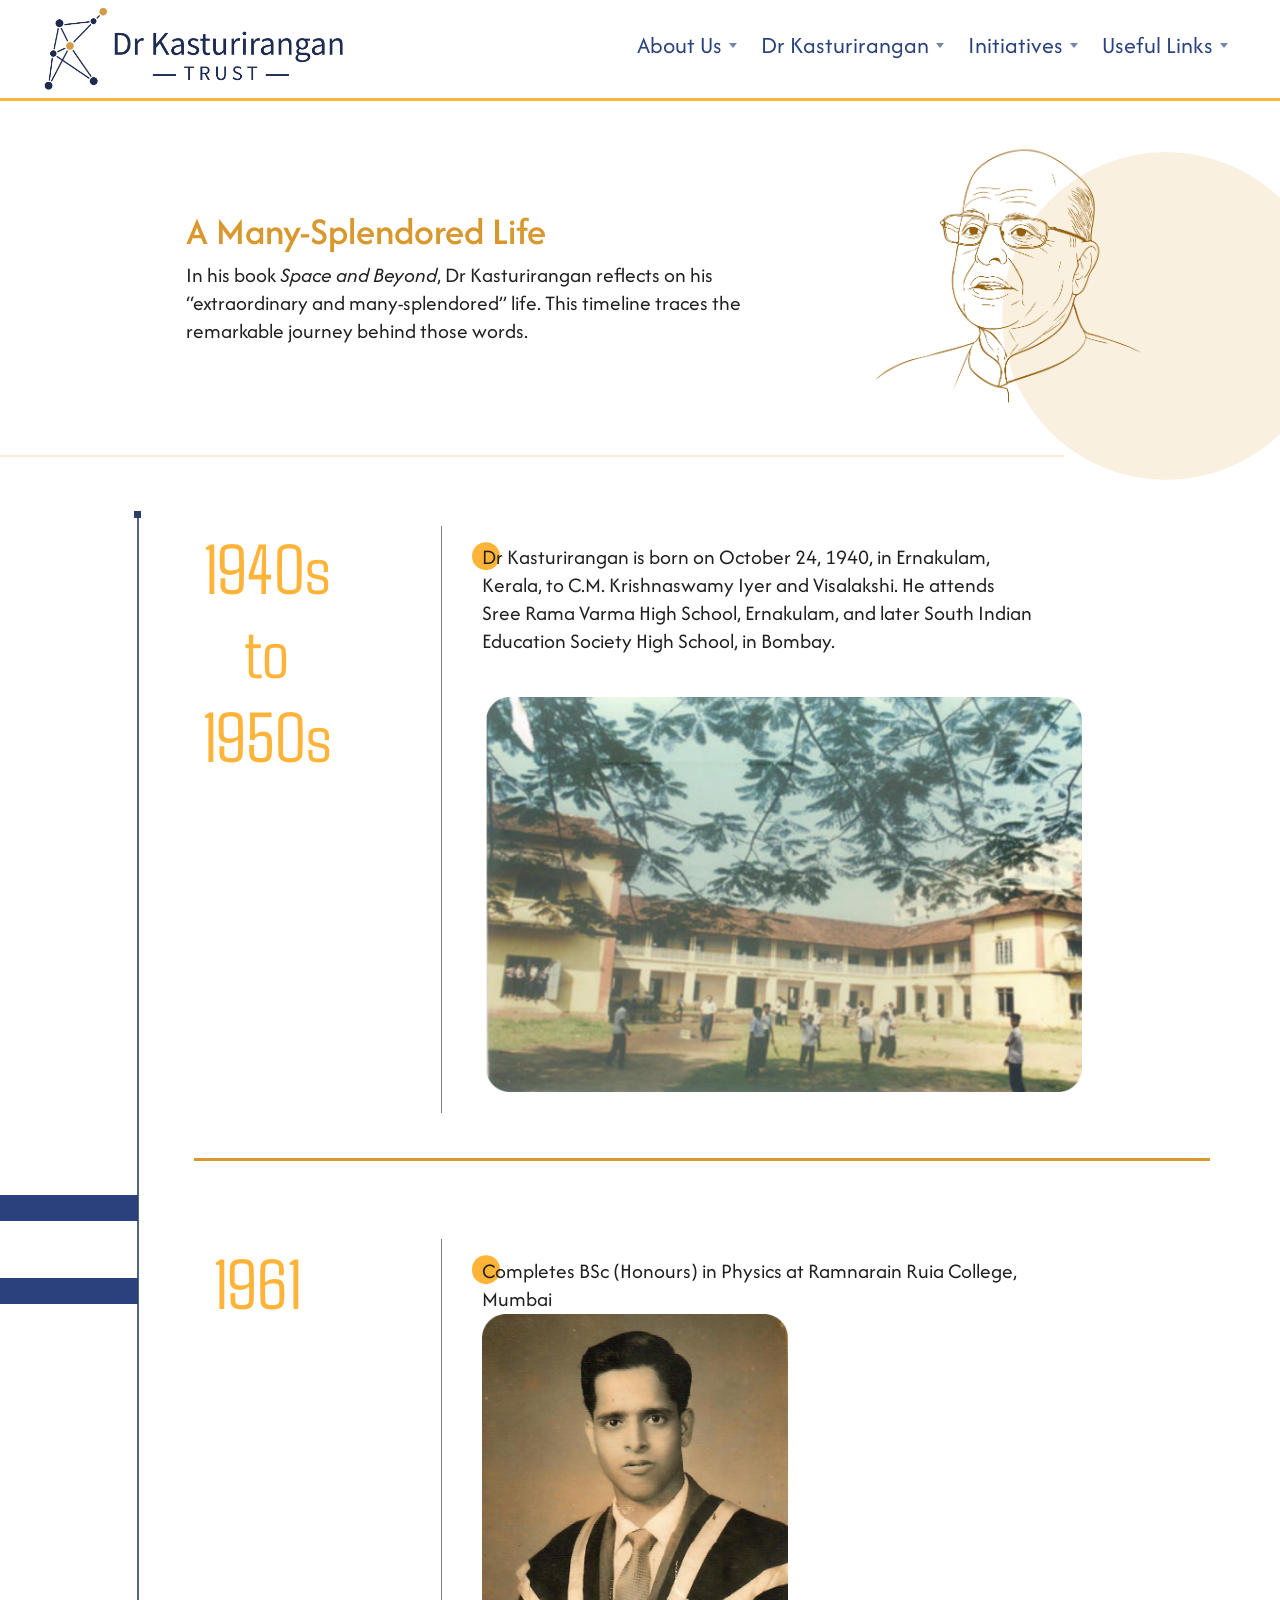
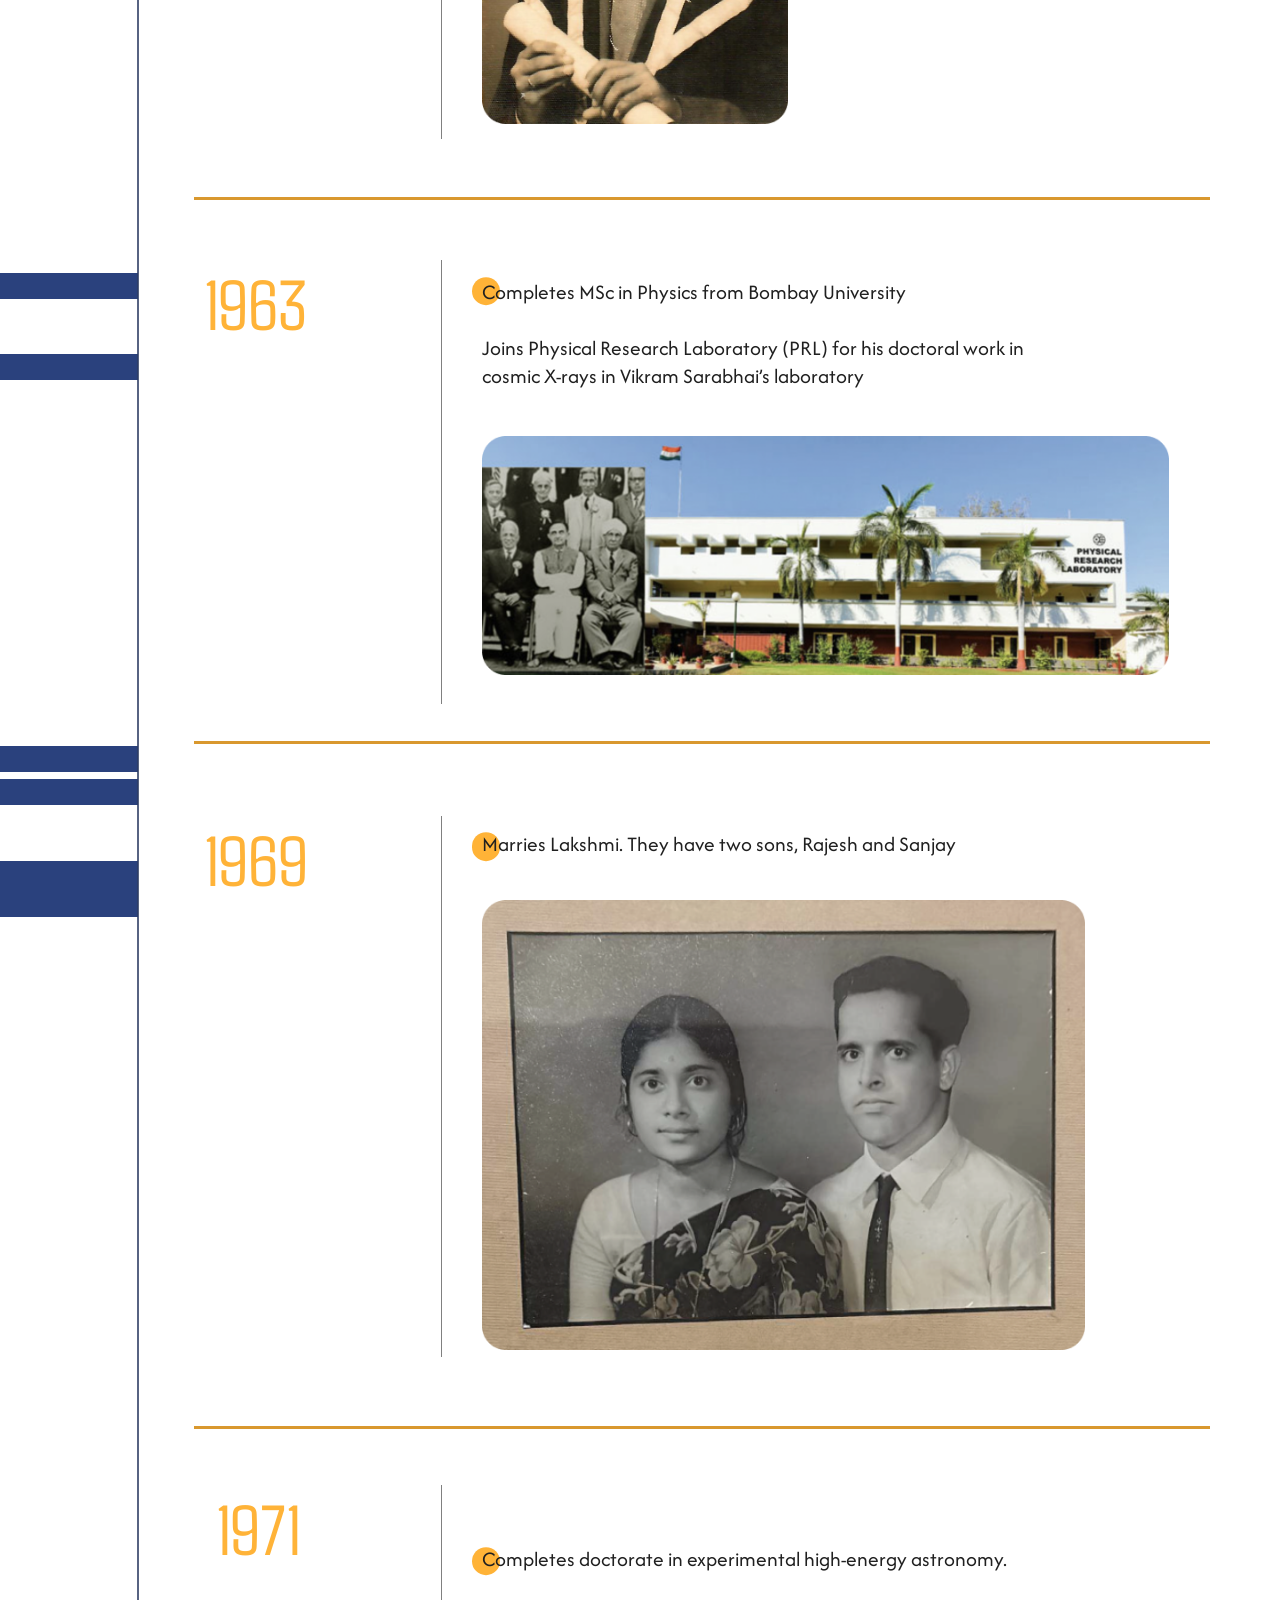
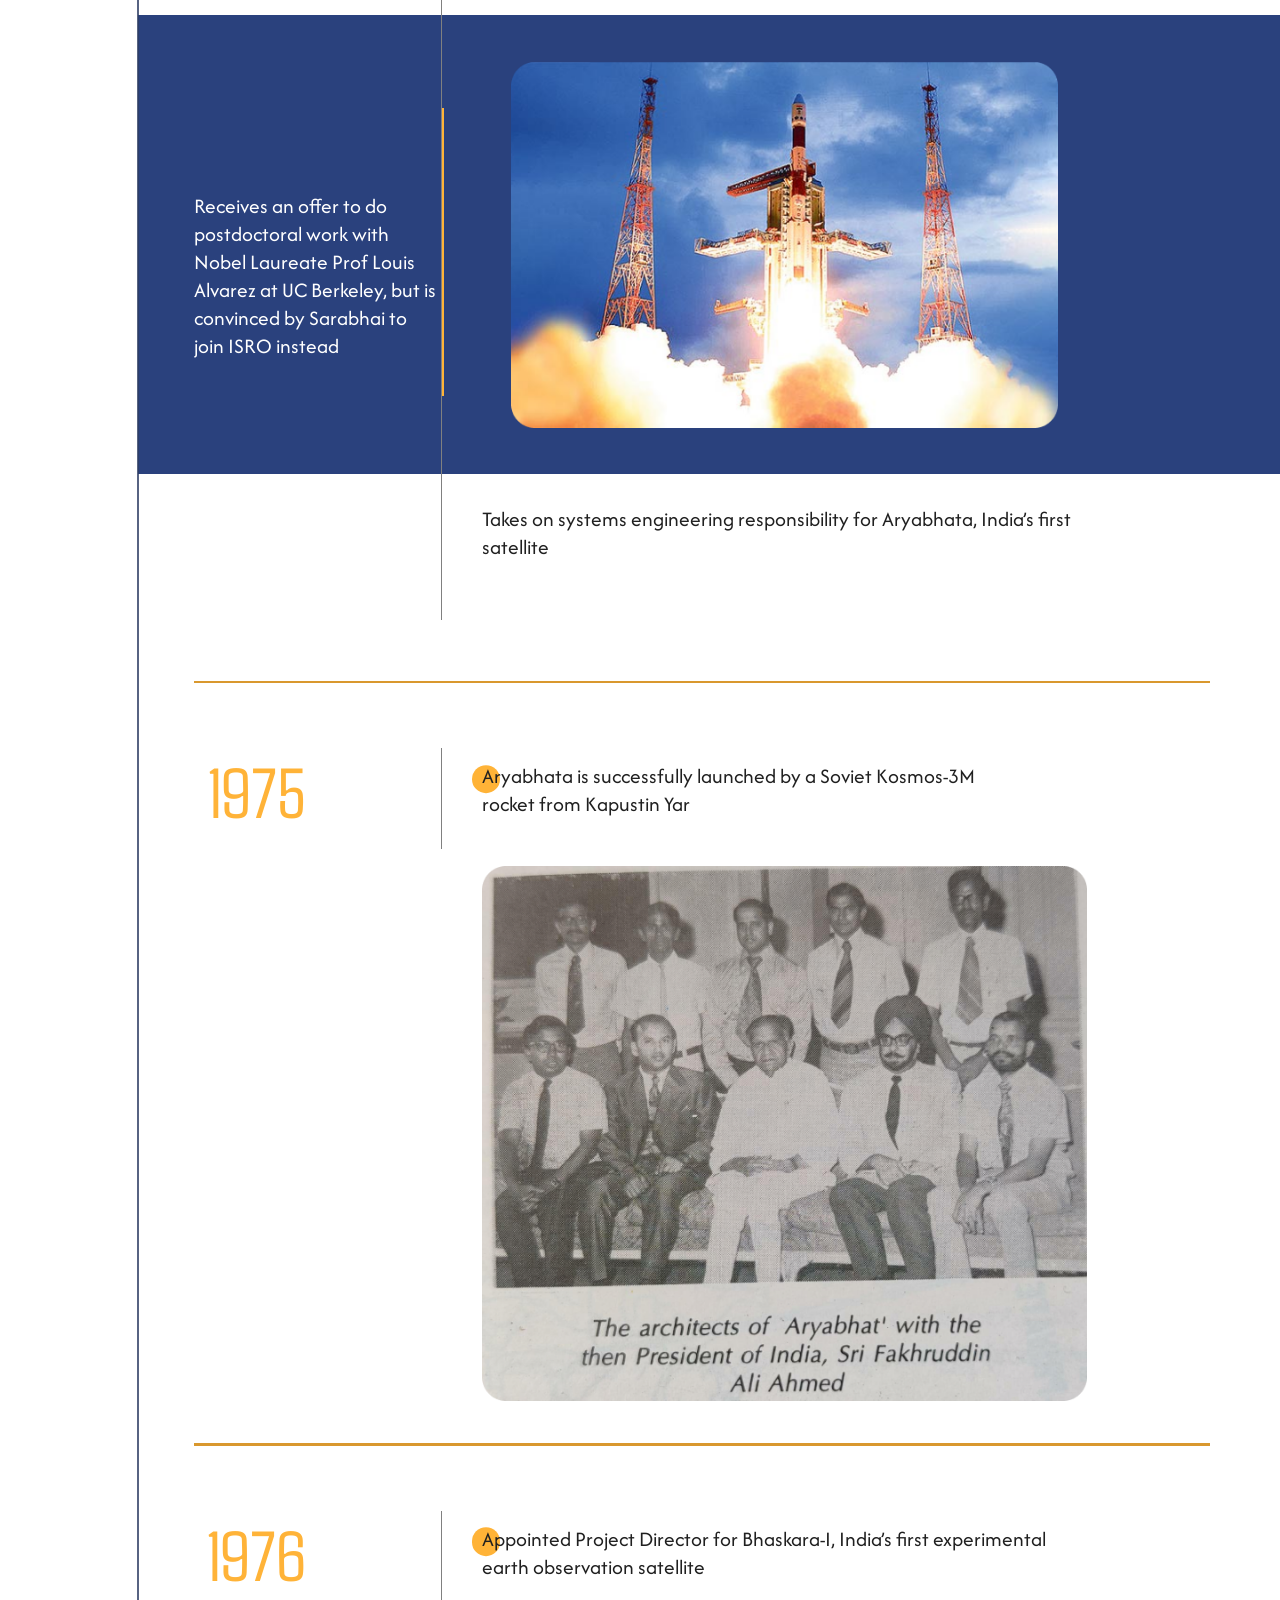
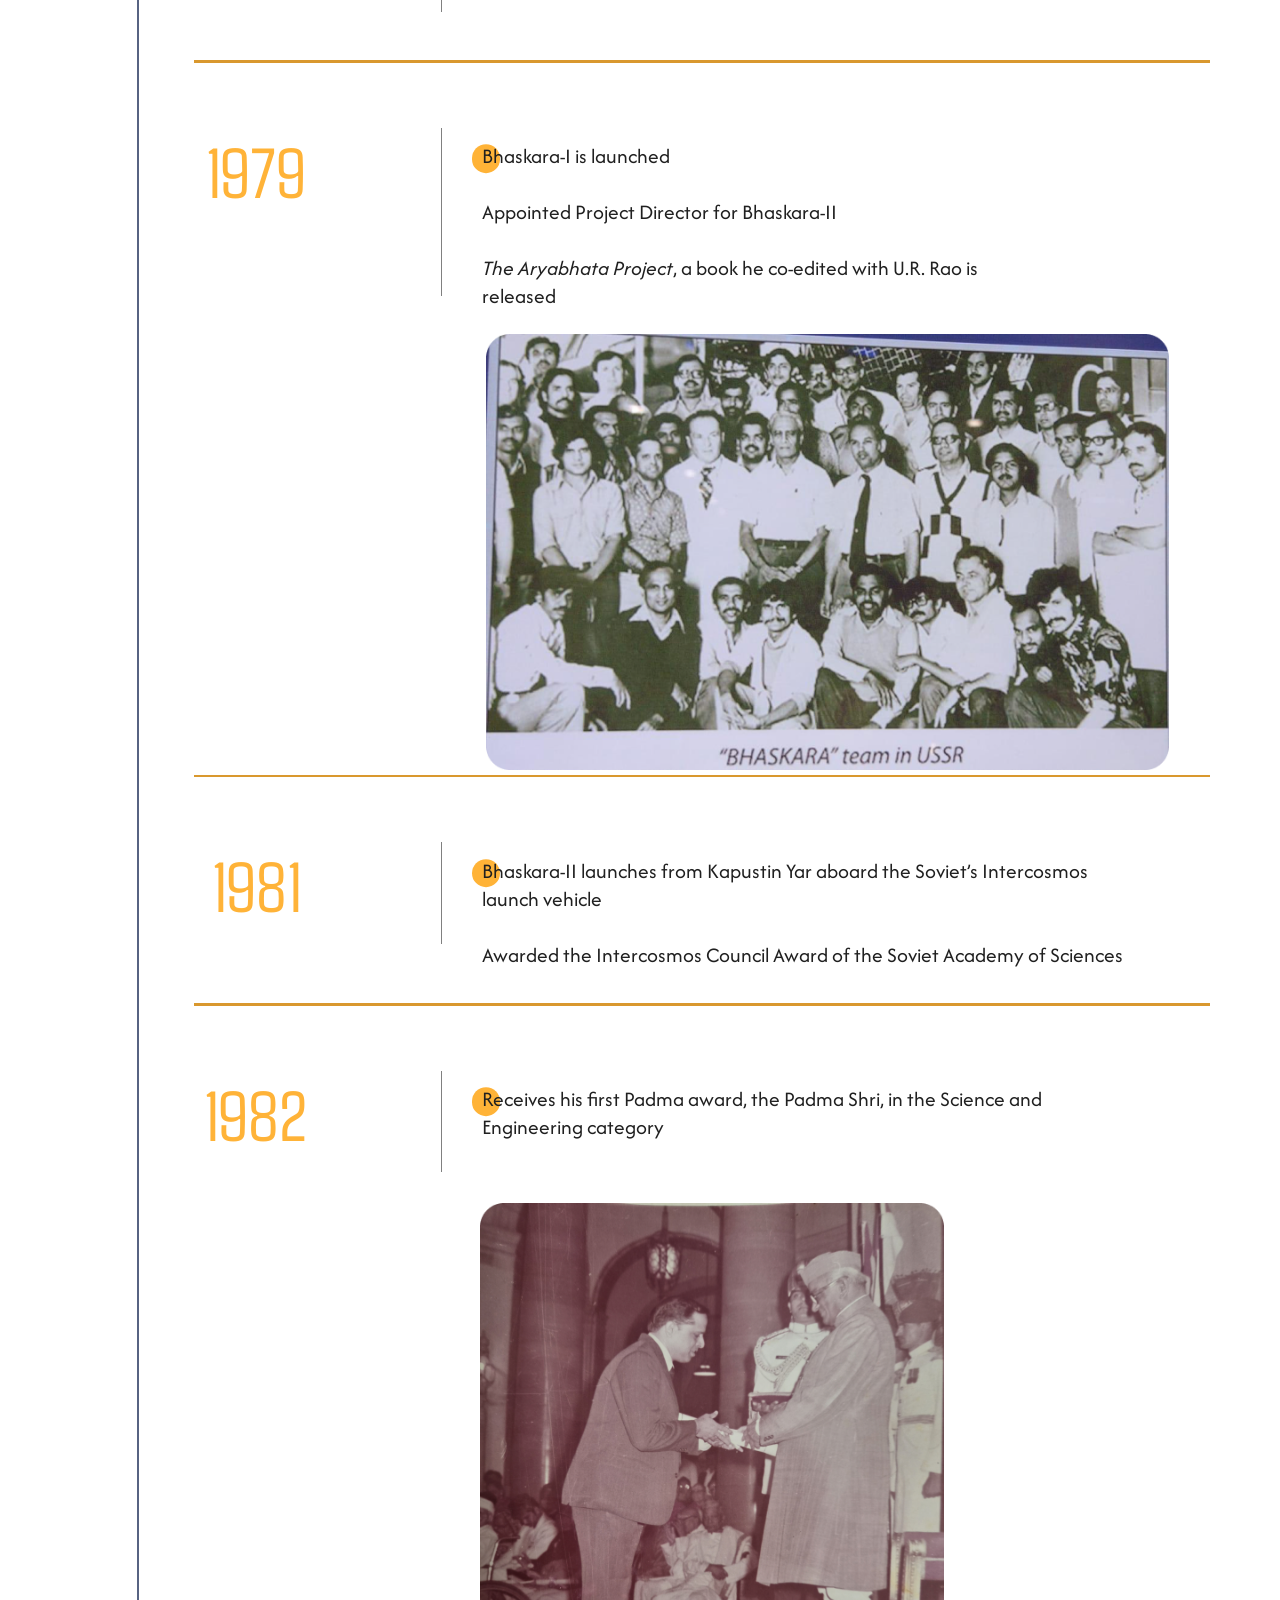
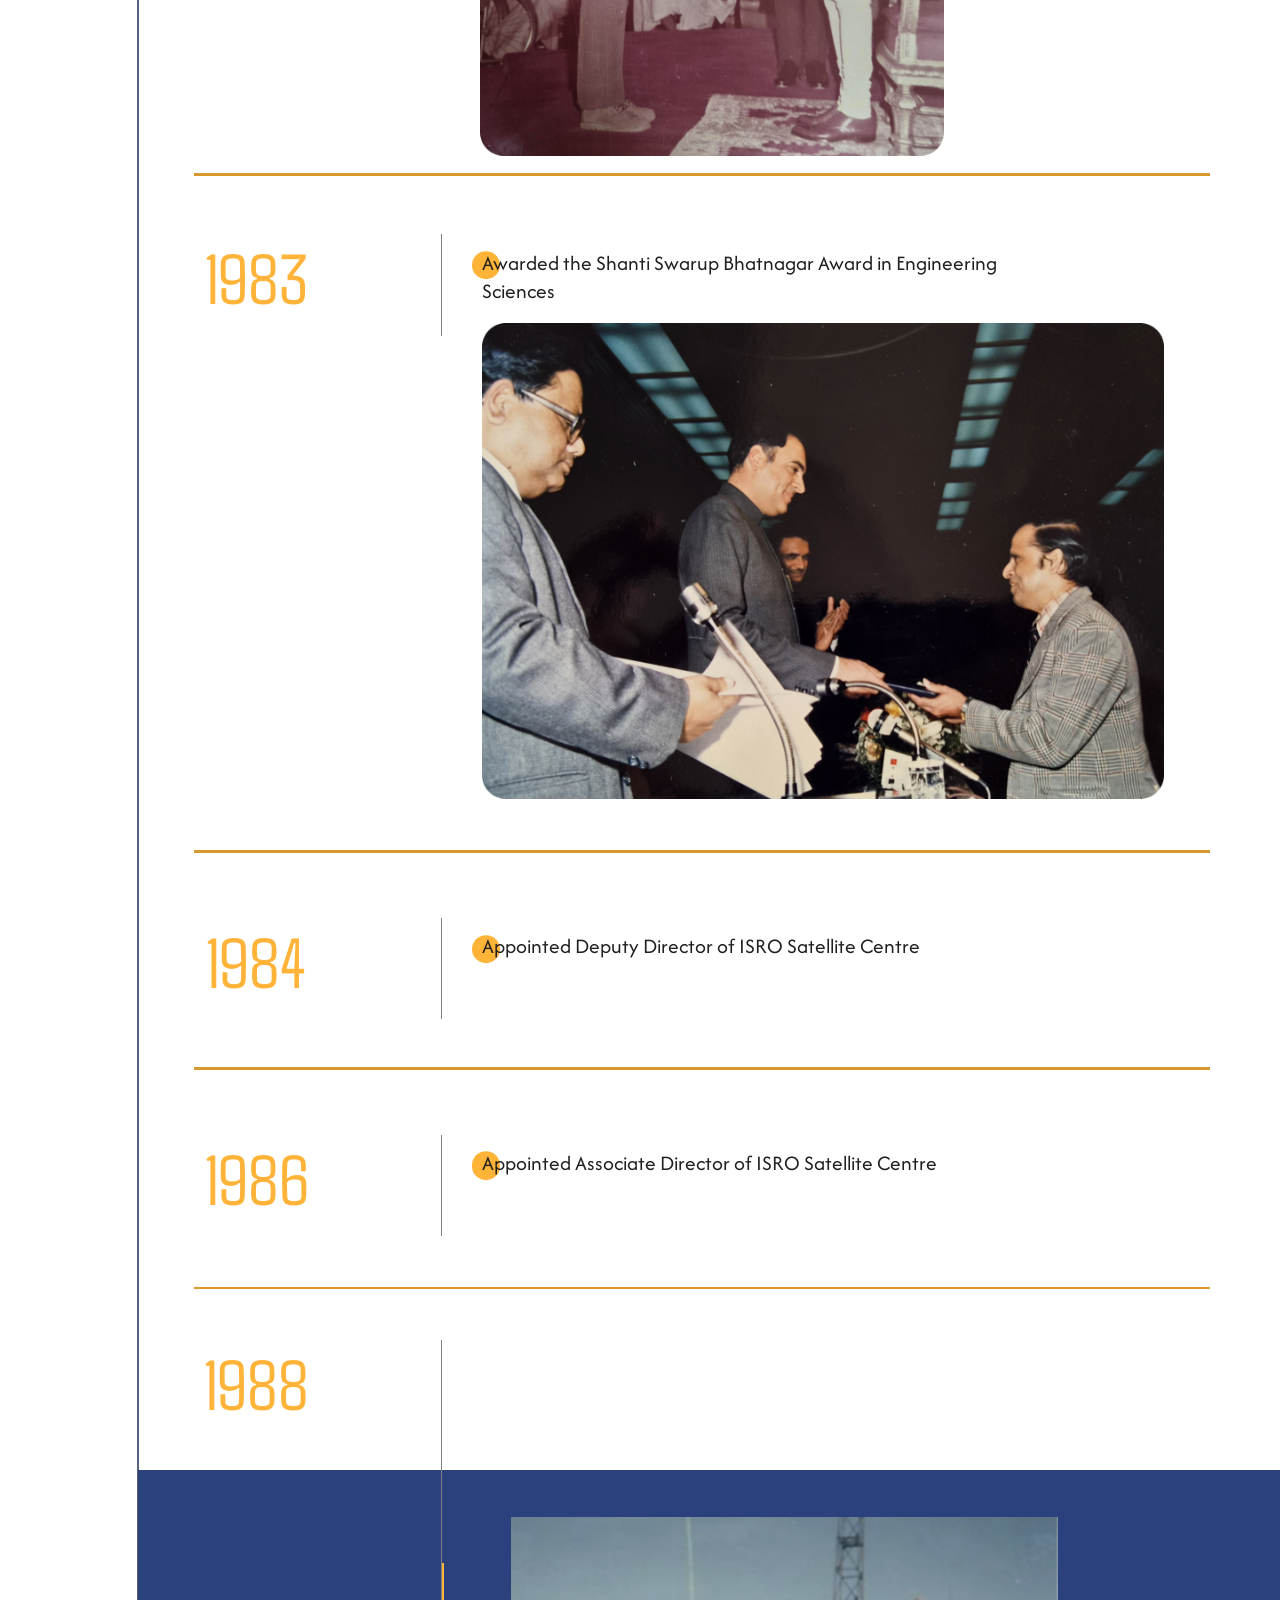
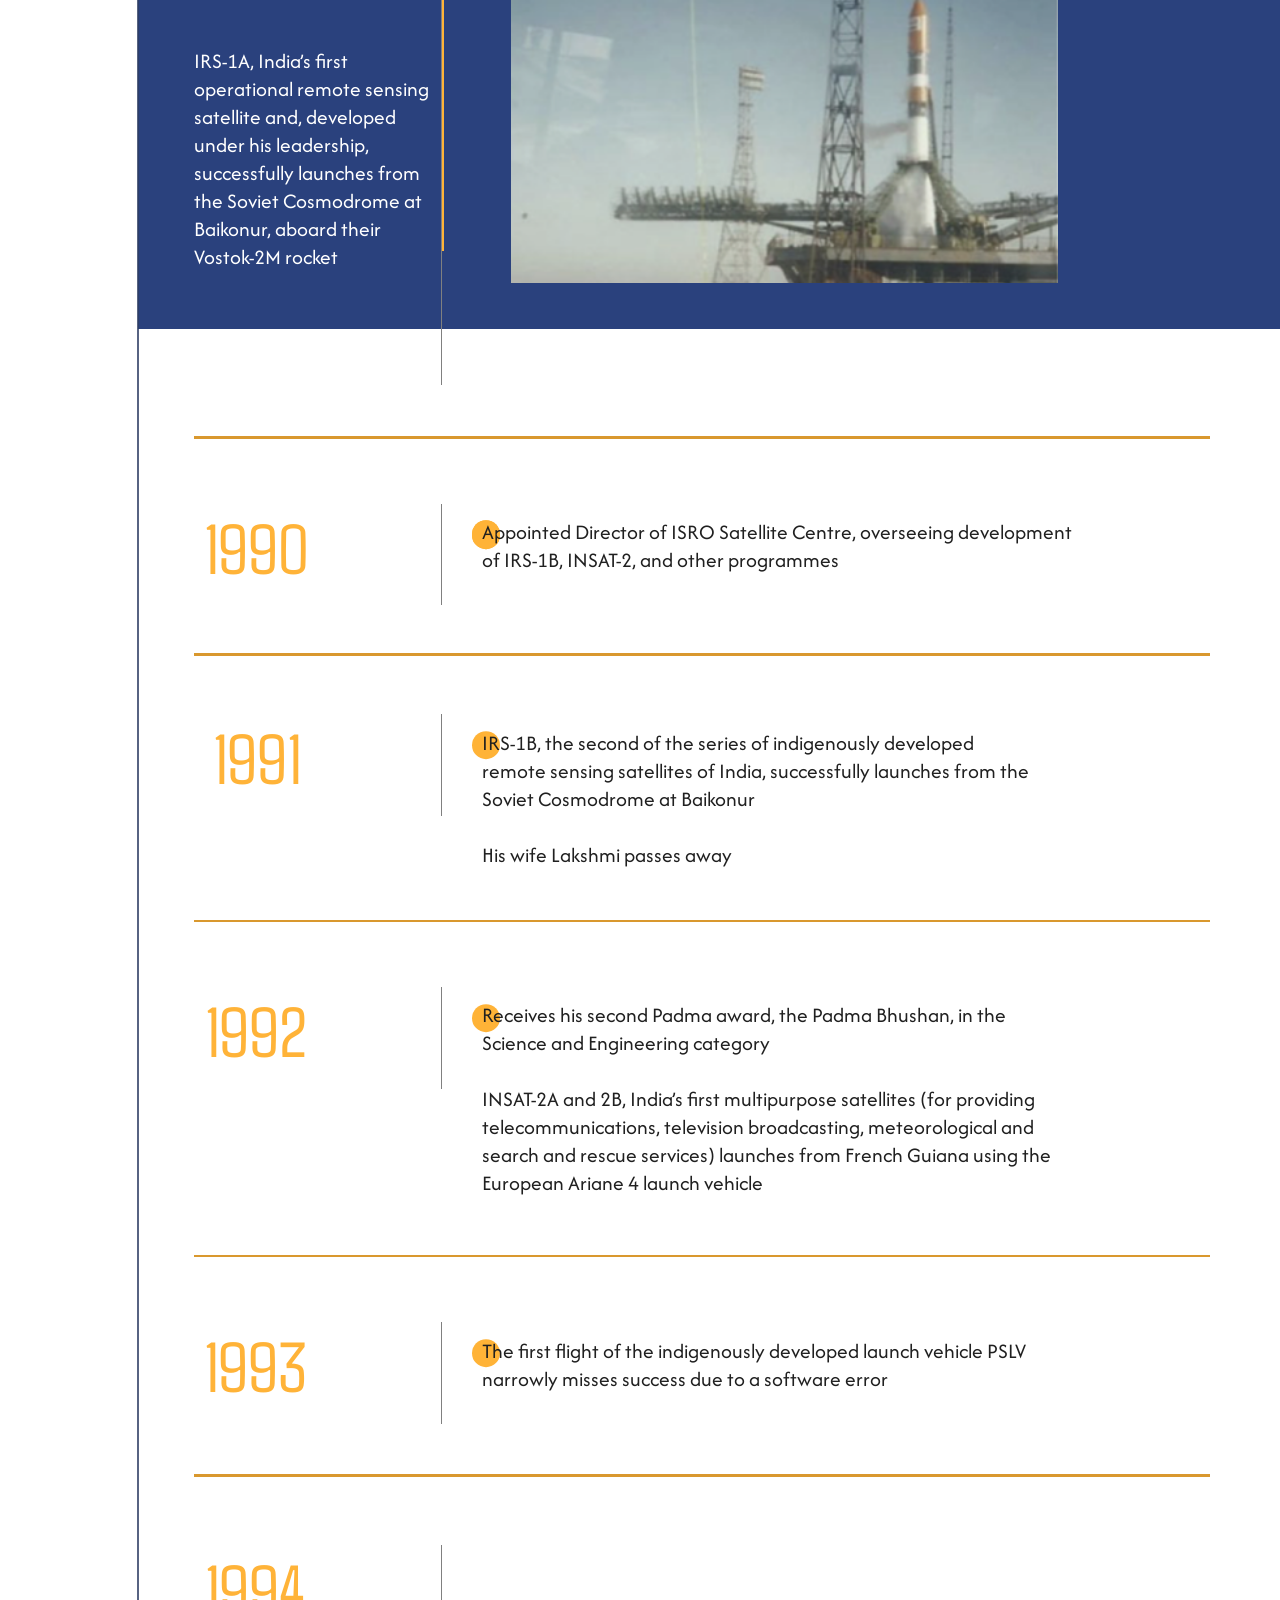
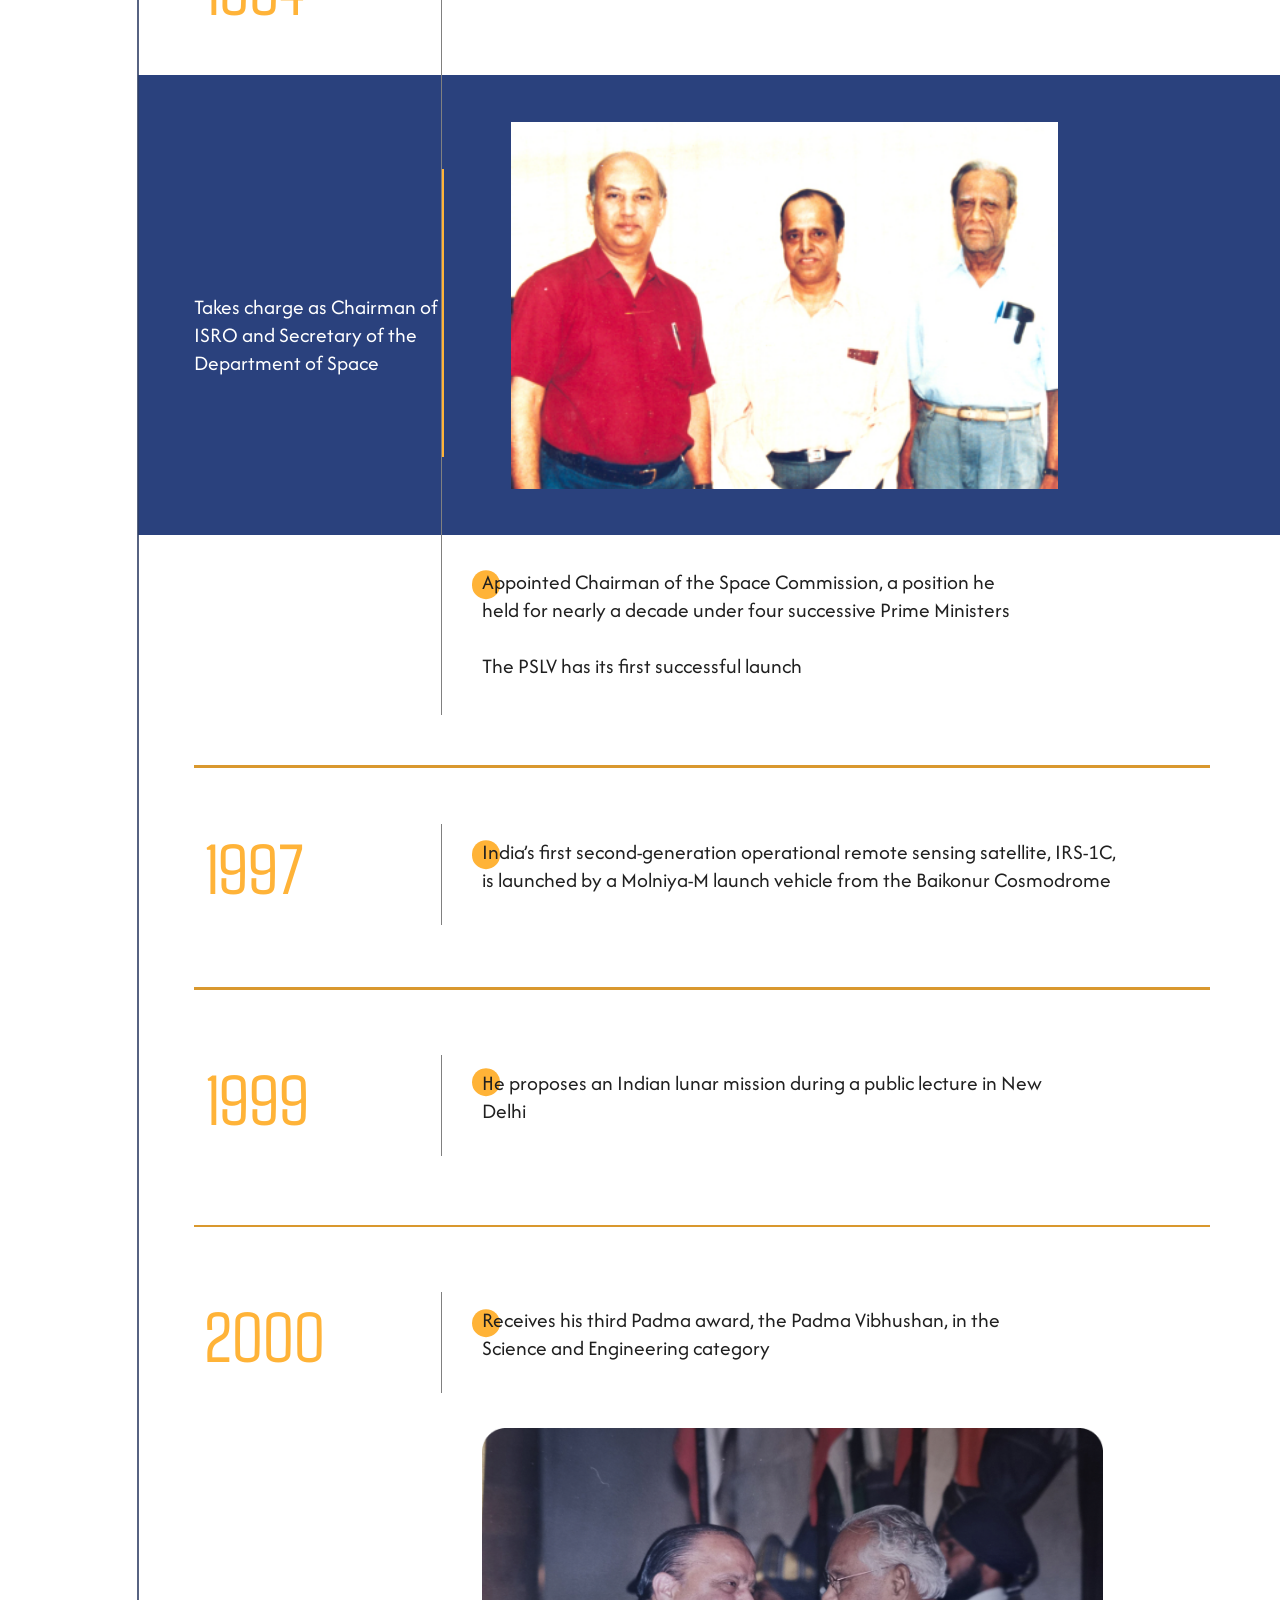
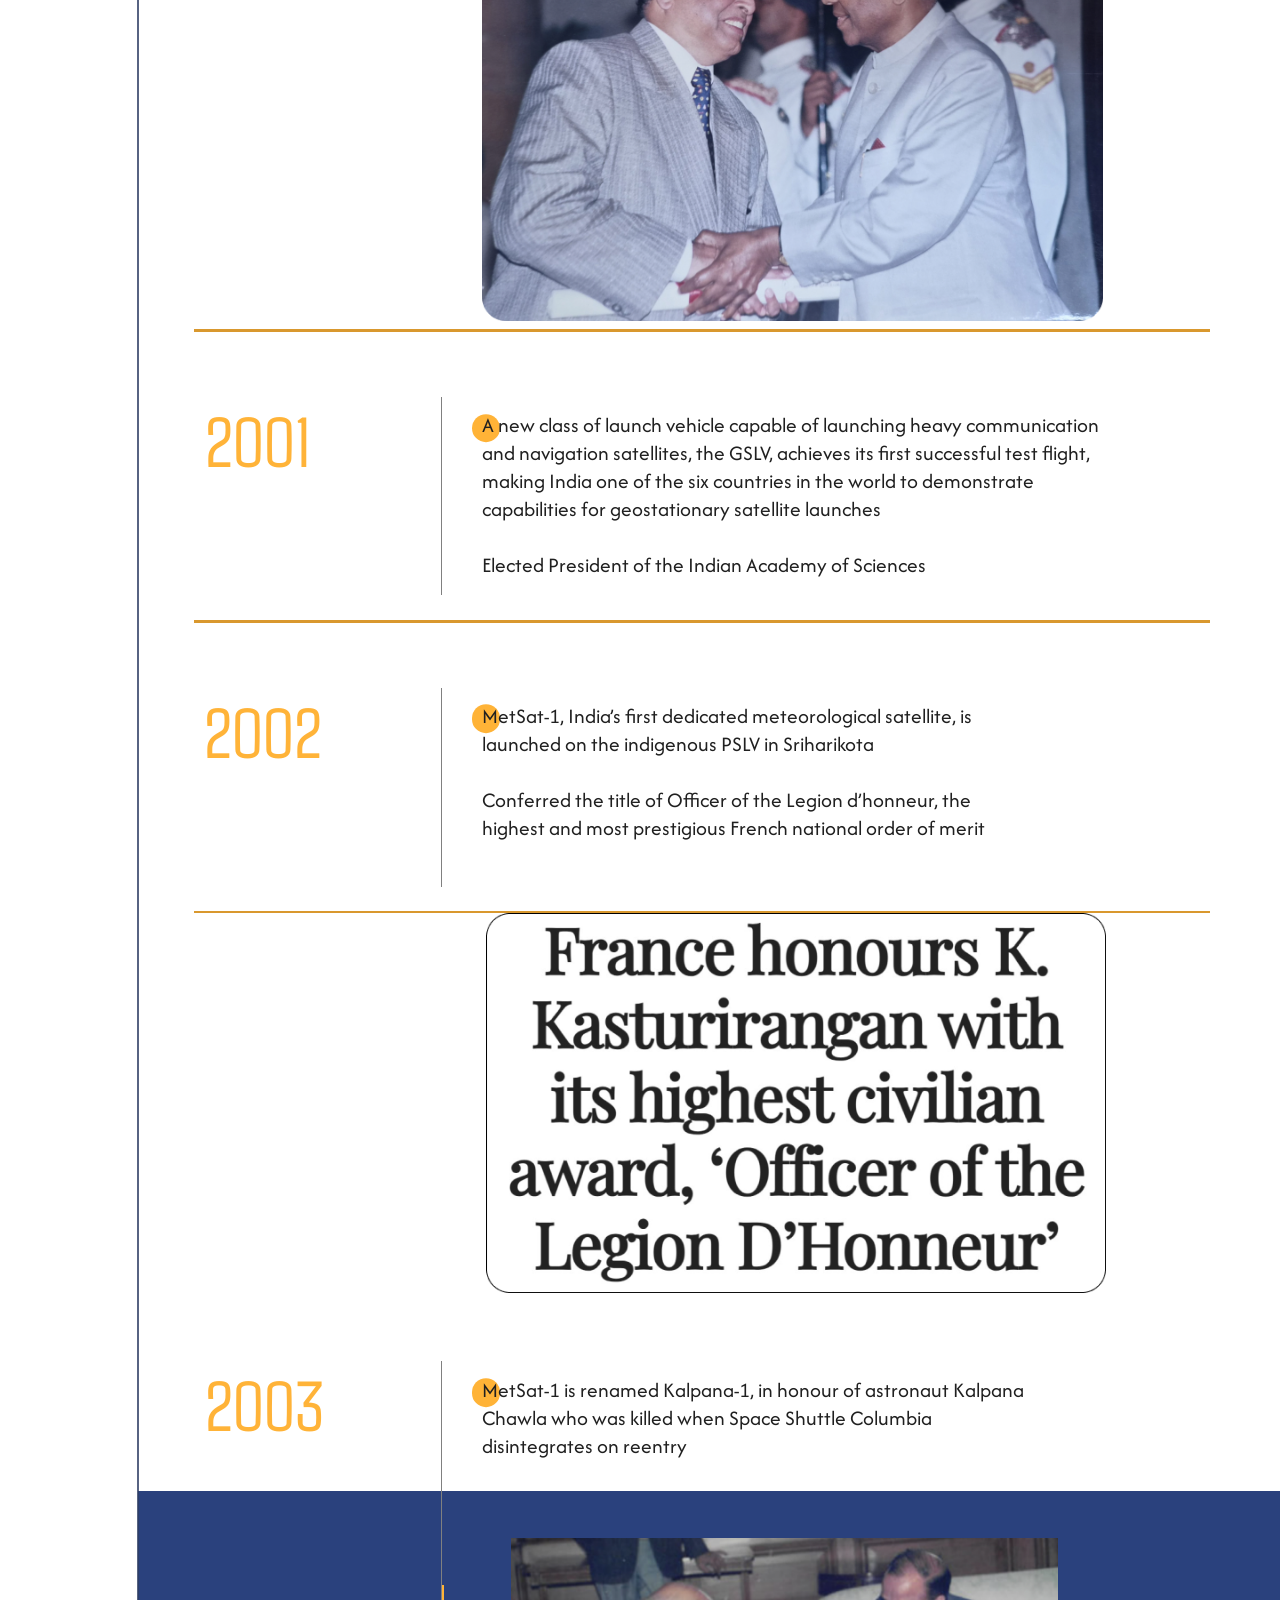
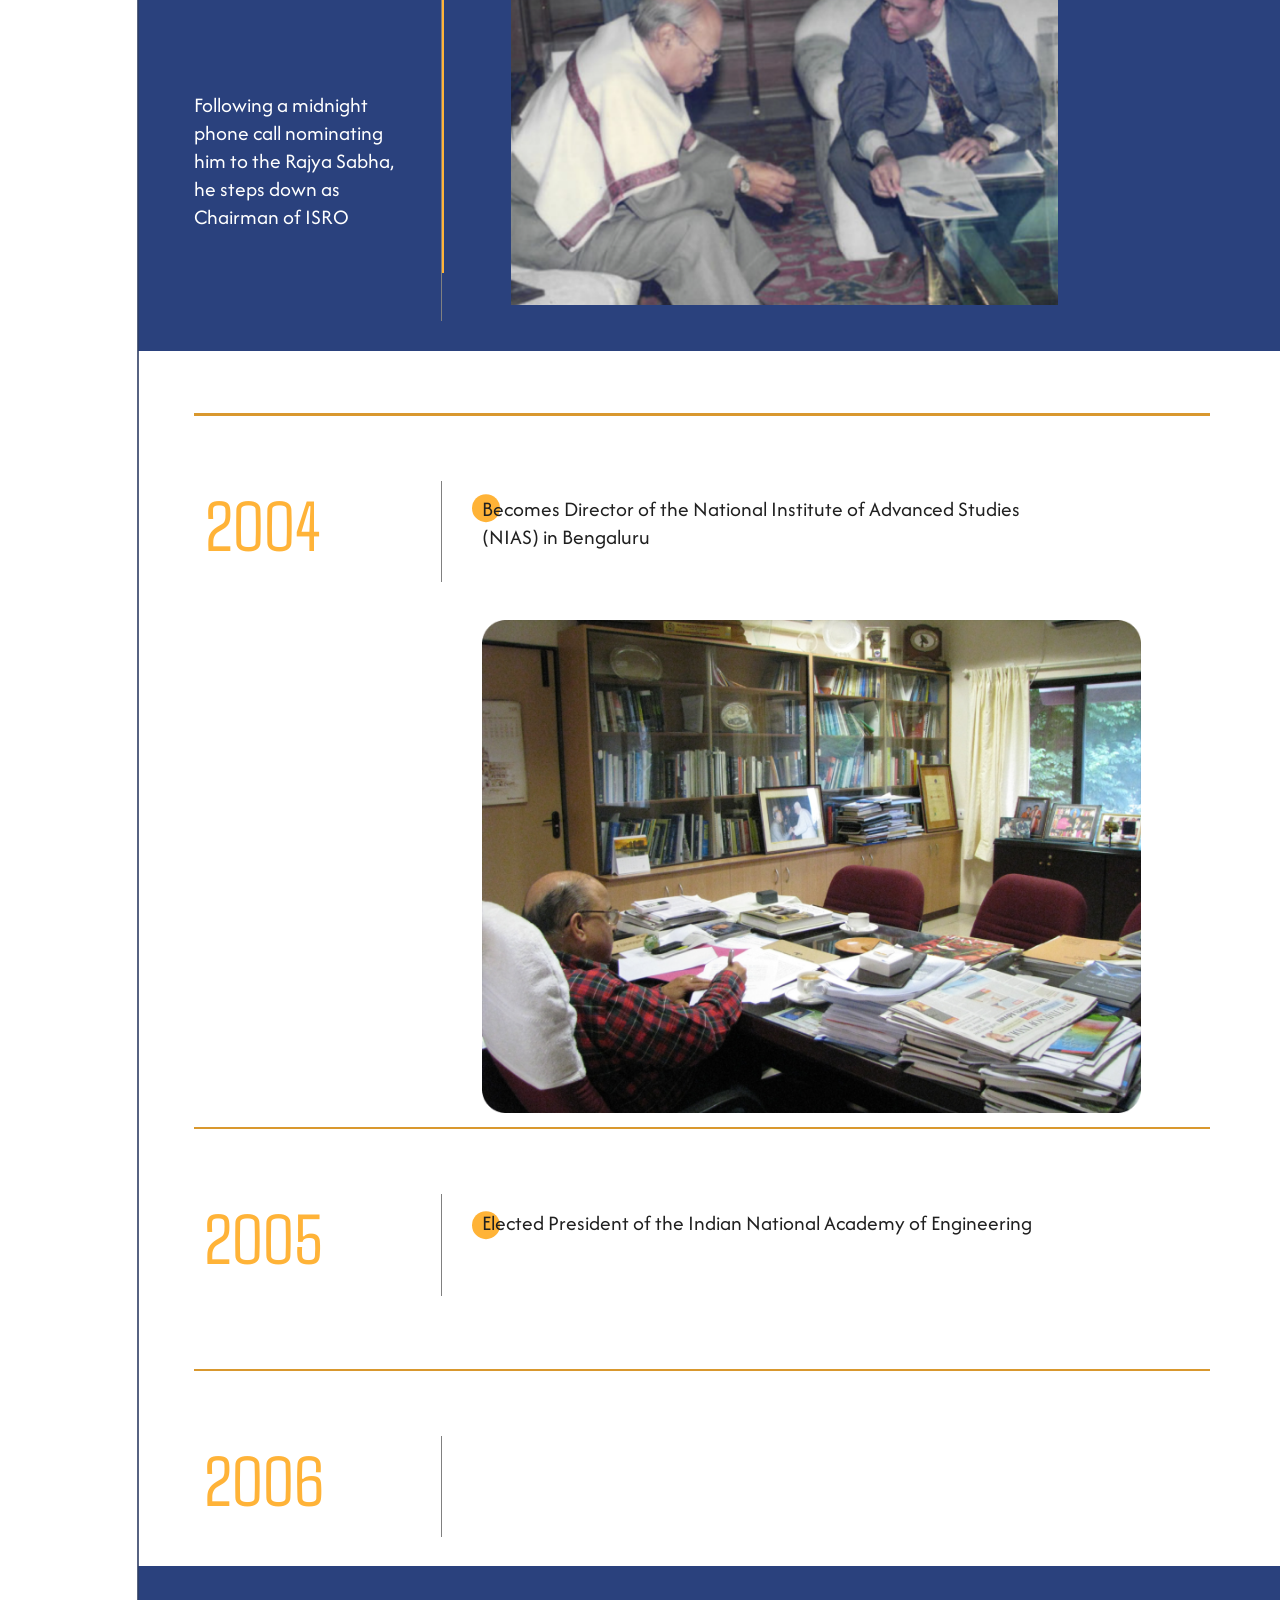
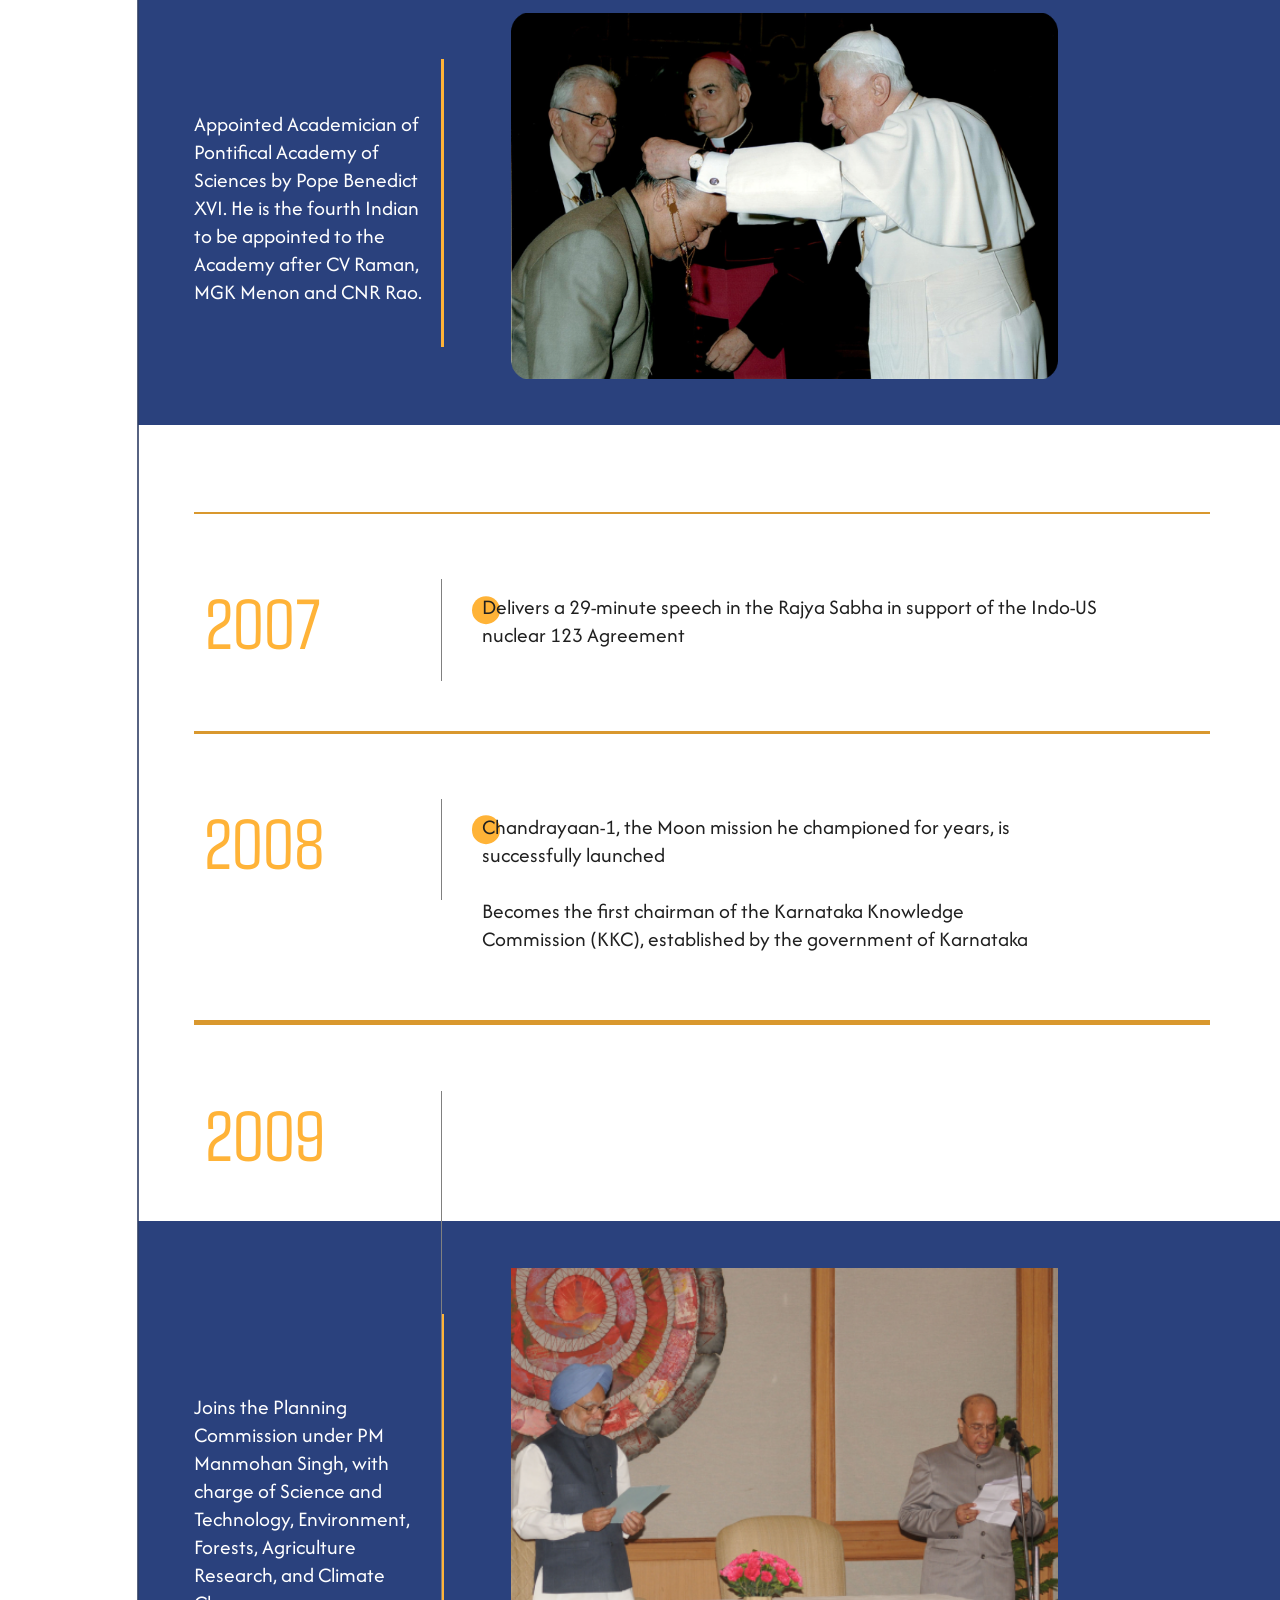
<file: hislife.html>
<!DOCTYPE html>
<html lang="en">
<head>
<meta charset="UTF-8">
  <link rel="preconnect" href="https://fonts.googleapis.com">
  <link rel="preconnect" href="https://fonts.gstatic.com" crossorigin>
  <link rel="stylesheet" href="https://fonts.googleapis.com/css2?family=Afacad:ital,wght@0,400;0,500;0,600;0,700;1,400;1,500;1,600;1,700&family=Agdasima&display=swap">
<meta name="viewport" content="width=device-width, initial-scale=1.0">
<title>His Life — Dr Kasturirangan Trust</title>
<link rel="stylesheet" href="tokens.css">
<link rel="stylesheet" href="shared.css">
<link rel="stylesheet" href="hislife.css">
<link rel="stylesheet" href="mobile-shared.css">
<link rel="stylesheet" href="mobile-hislife.css">
</head>
<body>

<!-- NAV -->
<nav class="site-nav">
  <a href="index.html" class="nav-logo">
    <img src="assets/images/logo-final.png" alt="Dr Kasturirangan Trust" style="height:86px;width:auto;">
  </a>
  <ul class="nav-links">
    <li>
      <a href="#">About Us <span class="nav-chev"></span></a>
      <div class="nav-dropdown">
        <a href="vision.html">Vision &amp; Mission</a>
        <a href="team.html">Team</a>
      </div>
    </li>
    <li>
      <a href="hislife.html">Dr Kasturirangan <span class="nav-chev"></span></a>
      <div class="nav-dropdown">
        <a href="hislife.html">His Life</a>
        <a href="writings.html">Space and Beyond – The Book</a>
      </div>
    </li>
    <li>
      <a href="fellowship.html">Initiatives <span class="nav-chev"></span></a>
      <div class="nav-dropdown">
        <a href="fellowship.html">Fellowship</a>
      </div>
    </li>
    <li>
      <a href="#">Useful Links <span class="nav-chev"></span></a>
      <div class="nav-dropdown">
        <a href="apply.html">Apply</a>
        <a href="#contact">Contact Us</a>
      </div>
    </li>
  </ul>
  <button class="nav-hamburger" aria-label="Menu" aria-expanded="false"
          onclick="var n=this.closest('nav');var ul=n.querySelector('.nav-links');ul.classList.toggle('nav-open');this.setAttribute('aria-expanded',ul.classList.contains('nav-open'))">
    <svg width="24" height="24" viewBox="0 0 24 24" fill="none">
      <line x1="3" y1="6"  x2="21" y2="6"  stroke="currentColor" stroke-width="2" stroke-linecap="round"/>
      <line x1="3" y1="12" x2="21" y2="12" stroke="currentColor" stroke-width="2" stroke-linecap="round"/>
      <line x1="3" y1="18" x2="21" y2="18" stroke="currentColor" stroke-width="2" stroke-linecap="round"/>
    </svg>
  </button>
</nav>

<!-- TIMELINE PAGE WRAPPER
     All y coordinates = Figma/Anima absolute y - 101px (nav height).
     x coordinates unchanged from Figma/Anima.
-->
<div class="hl-wrap fit-canvas" aria-label="Dr Kasturirangan life timeline">

  <!-- -- HERO -------------------------------------------------- -->
  <div class="hl-amber-circle" aria-hidden="true"></div>

  <h1 class="hl-title">A Many-Splendored Life</h1>

  <p class="hl-subtitle">
    In his book <em>Space and Beyond</em>, Dr Kasturirangan reflects on his
    &ldquo;extraordinary and many-splendored&rdquo; life. This timeline traces
    the remarkable journey behind those words.
  </p>

  <img class="hl-portrait"
       src="assets/hislife/layer-1.png"
       alt="Dr Kasturirangan portrait">

  <div class="hl-hero-line" aria-hidden="true"></div>

  <!-- -- SPINE -------------------------------------------------- -->
  <div class="hl-spine-dot" aria-hidden="true"></div>
  <div class="hl-spine" aria-hidden="true"></div>

  <!-- -- ERA LABEL ---------------------------------------------- -->
  <div class="hl-era" aria-hidden="true">1940s<br>to 1950s</div>

  <!-- -- SMALL YEAR INDEX COLUMN (x=67, all years) ------------- -->
  <div class="hl-year-col" id="hl-year-nav">
  <div class="hl-yn-track">
    <a href="#yr-1940" class="hl-yn-item">1940<br>to<br>1950</a>
    <a href="#yr-1961" class="hl-yn-item">1961</a>
    <a href="#yr-1963" class="hl-yn-item">1963</a>
    <a href="#yr-1969" class="hl-yn-item">1969</a>
    <a href="#yr-1971" class="hl-yn-item">1971</a>
    <a href="#yr-1975" class="hl-yn-item">1975</a>
    <a href="#yr-1976" class="hl-yn-item">1976</a>
    <a href="#yr-1979" class="hl-yn-item">1979</a>
    <a href="#yr-1981" class="hl-yn-item">1981</a>
    <a href="#yr-1982" class="hl-yn-item">1982</a>
    <a href="#yr-1983" class="hl-yn-item">1983</a>
    <a href="#yr-1984" class="hl-yn-item">1984</a>
    <a href="#yr-1986" class="hl-yn-item">1986</a>
    <a href="#yr-1988" class="hl-yn-item">1988</a>
    <a href="#yr-1990" class="hl-yn-item">1990</a>
    <a href="#yr-1991" class="hl-yn-item">1991</a>
    <a href="#yr-1992" class="hl-yn-item">1992</a>
    <a href="#yr-1993" class="hl-yn-item">1993</a>
    <a href="#yr-1994" class="hl-yn-item">1994</a>
    <a href="#yr-1997" class="hl-yn-item">1997</a>
    <a href="#yr-1999" class="hl-yn-item">1999</a>
    <a href="#yr-2000" class="hl-yn-item">2000</a>
    <a href="#yr-2001" class="hl-yn-item">2001</a>
    <a href="#yr-2002" class="hl-yn-item">2002</a>
    <a href="#yr-2003" class="hl-yn-item">2003</a>
    <a href="#yr-2004" class="hl-yn-item">2004</a>
    <a href="#yr-2005" class="hl-yn-item">2005</a>
    <a href="#yr-2006" class="hl-yn-item">2006</a>
    <a href="#yr-2007" class="hl-yn-item">2007</a>
    <a href="#yr-2008" class="hl-yn-item">2008</a>
    <a href="#yr-2009" class="hl-yn-item">2009</a>
    <a href="#yr-2012" class="hl-yn-item">2012</a>
    <a href="#yr-2013" class="hl-yn-item">2013</a>
    <a href="#yr-2014" class="hl-yn-item">2014</a>
    <a href="#yr-2015" class="hl-yn-item">2015</a>
    <a href="#yr-2017" class="hl-yn-item">2017</a>
    <a href="#yr-2019" class="hl-yn-item">2019</a>
    <a href="#yr-2021" class="hl-yn-item">2021</a>
    <a href="#yr-2023" class="hl-yn-item">2023</a>
    <a href="#yr-2025" class="hl-yn-item">2025</a>
    </div>
  </div>

  <!-- -- NAVY LEFT STRIP BARS (early era markers) ------------- -->
  <div class="hl-lstrip" style="top:1231px"  aria-hidden="true"></div>
  <div class="hl-lstrip" style="top:1324px" aria-hidden="true"></div>
  <div class="hl-lstrip" style="top:2085px" aria-hidden="true"></div>
  <div class="hl-lstrip" style="top:1994px" aria-hidden="true"></div>
  <div class="hl-lstrip" style="top:2563px" aria-hidden="true"></div>
  <div class="hl-lstrip" style="top:2672px" aria-hidden="true"></div>
  <div class="hl-lstrip" style="top:2689px" aria-hidden="true"></div>
  <div class="hl-lstrip" style="top:2526px" aria-hidden="true"></div>
  <div class="hl-lstrip" style="top:2655px" aria-hidden="true"></div>

  <!-- -- PHOTOS (named photos added in ADDED EARLY-YEAR PHOTOS block below replace the original screenshots) -->

  <!-- -- FIRST AMBER DOT + CONNECTOR -------------------------- -->
  <div class="hl-dot" id="yr-1940" style="top:489px" aria-hidden="true"></div>
  <div class="hl-vline" style="top:478px;height:661px" aria-hidden="true"></div>

  <!-- -- BLUE BANDS -------------------------------------------- -->
  <div class="hl-band" style="top:3503px" aria-hidden="true"></div>
  <div class="hl-band" style="top:8740px" aria-hidden="true"></div>
  <div class="hl-band" style="top:10771px" aria-hidden="true"></div>
  <div class="hl-band" style="top:14164px" aria-hidden="true"></div>
  <div class="hl-band" style="top:17460px" aria-hidden="true"></div>
  <div class="hl-band" style="top:18553px" aria-hidden="true"></div>
  <div class="hl-band" style="top:20178px" aria-hidden="true"></div>
  <div class="hl-band" style="top:21457px" aria-hidden="true"></div>

  <!-- Aryabhata photo: inside blue band 1, must render on top of it -->
  <img class="hl-photo" style="top:3556px;left:575px;width:615px;height:412px"
       src="assets/hislife/image-25.png"
       alt="Aryabhata satellite programme">
  <img class="hl-photo" style="top:8793px;left:575px;width:615px;height:412px"
       src="assets/kasturirangan/irs1a-1988.png"
       alt="IRS-1A launch from Baikonur, 1988">
  <img class="hl-photo" style="top:10824px;left:575px;width:615px;height:412px"
       src="assets/kasturirangan/kk-rao-dhawan-1994.png"
       alt="Taking charge as ISRO Chairman, 1994">
  <img class="hl-photo" style="top:14217px;left:575px;width:615px;height:412px"
       src="assets/kasturirangan/kk-chairman-1990s.png"
       alt="K. Kasturirangan as ISRO Chairman">
  <img class="hl-photo" style="top:16101px;left:575px;width:615px;height:412px"
       src="assets/kasturirangan/pas-2006.png"
       alt="Getting inducted into PAS by Pope Benedict, 2006">
  <img class="hl-photo" style="top:17513px;left:575px;width:615px;height:412px"
       src="assets/kasturirangan/kk-manmohan-2009.png"
       alt="With PM Manmohan Singh, Planning Commission">
  <img class="hl-photo" style="top:21510px;left:575px;width:615px;height:412px"
       src="assets/kasturirangan/nep-interview-2019.png"
       alt="NEP interview, 2019">

  <!-- -- BLUE BAND CONNECTOR LINES (amber, 4px wide, x=496) --- -->
  <div class="hl-bbline" style="top:3608px;height:324px" aria-hidden="true"></div>
  <div class="hl-bbline" style="top:8845px;height:324px" aria-hidden="true"></div>
  <div class="hl-bbline" style="top:10876px;height:324px" aria-hidden="true"></div>
  <div class="hl-bbline" style="top:14269px;height:324px" aria-hidden="true"></div>
  <div class="hl-bbline" style="top:17565px;height:324px" aria-hidden="true"></div>
  <div class="hl-bbline" style="top:18658px;height:324px" aria-hidden="true"></div>
  <div class="hl-bbline" style="top:20283px;height:324px" aria-hidden="true"></div>
  <div class="hl-bbline" style="top:21562px;height:324px" aria-hidden="true"></div>

  <!-- -- HORIZONTAL RULES (amber, 3px, x=218, w=1143) -------- -->
  <div class="hl-hline" style="top:1189px" aria-hidden="true"></div>
  <div class="hl-hline" style="top:1908px" aria-hidden="true"></div>
  <div class="hl-hline" style="top:2520px" aria-hidden="true"></div>
  <div class="hl-hline" style="top:3291px" aria-hidden="true"></div>
  <div class="hl-hline" style="top:4252px" aria-hidden="true"></div>
  <div class="hl-hline" style="top:5110px" aria-hidden="true"></div>
  <div class="hl-hline" style="top:5354px" aria-hidden="true"></div>
  <div class="hl-hline" style="top:6158px" aria-hidden="true"></div>
  <div class="hl-hline" style="top:6415px" aria-hidden="true"></div>
  <div class="hl-hline" style="top:7281px" aria-hidden="true"></div>
  <div class="hl-hline" style="top:8043px" aria-hidden="true"></div>
  <div class="hl-hline" style="top:8287px" aria-hidden="true"></div>
  <div class="hl-hline" style="top:8534px" aria-hidden="true"></div>
  <div class="hl-hline" style="top:9377px" aria-hidden="true"></div>
  <div class="hl-hline" style="top:9621px" aria-hidden="true"></div>
  <div class="hl-hline" style="top:9921px" aria-hidden="true"></div>
  <div class="hl-hline" style="top:10298px" aria-hidden="true"></div>
  <div class="hl-hline" style="top:10545px" aria-hidden="true"></div>
  <div class="hl-hline" style="top:11547px" aria-hidden="true"></div>
  <div class="hl-hline" style="top:11797px" aria-hidden="true"></div>
  <div class="hl-hline" style="top:12064px" aria-hidden="true"></div>
  <div class="hl-hline" style="top:12857px" aria-hidden="true"></div>
  <div class="hl-hline" style="top:13184px" aria-hidden="true"></div>
  <div class="hl-hline" style="top:13511px" aria-hidden="true"></div>
  <div class="hl-hline" style="top:14751px" aria-hidden="true"></div>
  <div class="hl-hline" style="top:15554px" aria-hidden="true"></div>
  <!-- -- 2006 ----------------------------------------------- -->
  <div class="hl-hline" style="top:15826px" aria-hidden="true"></div>
  <div class="hl-year" style="top:15902px;left:229px" id="yr-2006" aria-hidden="true">2006</div>
  <div class="hl-vline" style="top:15902px;height:114px" aria-hidden="true"></div>
  <div class="hl-band" style="top:16048px" aria-hidden="true"></div>
  <div class="hl-bbline" style="top:16153px;height:324px" aria-hidden="true"></div>
  <p class="hl-bbtext" style="top:16210px;width:277px">
    Appointed Academician of Pontifical Academy of Sciences by Pope Benedict
    XVI. He is the fourth Indian to be appointed to the Academy after CV Raman,
    MGK Menon and CNR Rao.
  </p>

  <!-- -- 2007 (continued) -------------------------------------- -->
  <div class="hl-hline" style="top:16662px" aria-hidden="true"></div>
  <div class="hl-hline" style="top:16909px" aria-hidden="true"></div>
  <div class="hl-hline" style="top:17234px" aria-hidden="true"></div>
  <div class="hl-hline" style="top:17236px" aria-hidden="true"></div>
  <div class="hl-hline" style="top:18036px" aria-hidden="true"></div>
  <div class="hl-hline" style="top:18353px" aria-hidden="true"></div>
  <div class="hl-hline" style="top:19129px" aria-hidden="true"></div>
  <div class="hl-hline" style="top:19961px" aria-hidden="true"></div>
  <div class="hl-hline" style="top:20940px" aria-hidden="true"></div>
  <div class="hl-hline" style="top:21257px" aria-hidden="true"></div>
  <div class="hl-hline" style="top:22033px" aria-hidden="true"></div>
  <div class="hl-hline" style="top:22600px" aria-hidden="true"></div>
  <div class="hl-hline" style="top:22879px" aria-hidden="true"></div>

  <!-- -- MAJOR YEAR LABELS + CONNECTORS + DOTS ---------------- -->

  <!-- 1961 -->
  <div class="hl-year" style="top:1280px;left:240px" id="yr-1961" aria-hidden="true">1961</div>
  <div class="hl-vline" style="top:1280px;height:563px" aria-hidden="true"></div>
  <div class="hl-dot" style="top:1292px" aria-hidden="true"></div>

  <!-- 1963 -->
  <div class="hl-year" style="top:1979px;left:229px" id="yr-1963" aria-hidden="true">1963</div>
  <div class="hl-vline" style="top:1979px;height:499px" aria-hidden="true"></div>
  <div class="hl-dot" style="top:1991px" aria-hidden="true"></div>

  <!-- 1969 -->
  <div class="hl-year" style="top:2604px;left:229px" id="yr-1969" aria-hidden="true">1969</div>
  <div class="hl-vline" style="top:2604px;height:609px" aria-hidden="true"></div>
  <div class="hl-dot" style="top:2616px" aria-hidden="true"></div>

  <!-- 1971 -->
  <div class="hl-year" style="top:3357px;left:243px" id="yr-1971" aria-hidden="true">1971</div>
  <div class="hl-vline" style="top:3357px;height:827px" aria-hidden="true"></div>
  <div class="hl-dot" style="top:3420px" aria-hidden="true"></div>

  <!-- 1988 -->
  <div class="hl-year" style="top:8594px;left:228px" id="yr-1988" aria-hidden="true">1988</div>
  <div class="hl-vline" style="top:8594px;height:725px" aria-hidden="true"></div>
  <div class="hl-dot" style="top:9465px" aria-hidden="true"></div>

  <!-- 1994 -->
  <div class="hl-year" style="top:10625px;left:231px" id="yr-1994" aria-hidden="true">1994</div>
  <div class="hl-vline" style="top:10625px;height:866px" aria-hidden="true"></div>
  <div class="hl-dot" style="top:11321px" aria-hidden="true"></div>

  <!-- 2003 -->
  <div class="hl-year" style="top:14018px;left:231px" id="yr-2003" aria-hidden="true">2003</div>
  <div class="hl-vline" style="top:14018px;height:630px" aria-hidden="true"></div>
  <div class="hl-dot" style="top:14030px" aria-hidden="true"></div>

  <!-- 2009 -->
  <div class="hl-year" style="top:17314px;left:231px" id="yr-2009" aria-hidden="true">2009</div>
  <div class="hl-vline" style="top:17314px;height:594px" aria-hidden="true"></div>
  <div class="hl-dot" style="top:18120px" aria-hidden="true"></div>

  <!-- 2012 -->
  <div class="hl-year" style="top:18112px;left:231px" id="yr-2012" aria-hidden="true">2012</div>
  <div class="hl-vline" style="top:18112px;height:150px" aria-hidden="true"></div>
  <!-- dot shared with 2009 at 13483 -->

  <!-- 2013 -->
  <div class="hl-year" style="top:18407px;left:231px" id="yr-2013" aria-hidden="true">2013</div>
  <div class="hl-vline" style="top:18407px;height:594px" aria-hidden="true"></div>
  <div class="hl-dot" style="top:19206px" aria-hidden="true"></div>

  <!-- 2015 -->
  <div class="hl-year" style="top:20032px;left:231px" id="yr-2015" aria-hidden="true">2015</div>
  <div class="hl-vline" style="top:20032px;height:787px" aria-hidden="true"></div>
  <div class="hl-dot" style="top:20726px" aria-hidden="true"></div>

  <!-- 2019 -->
  <div class="hl-year" style="top:21311px;left:231px" id="yr-2019" aria-hidden="true">2019</div>
  <div class="hl-vline" style="top:21311px;height:594px" aria-hidden="true"></div>
  <!-- dot shared with 2017 at 15852 -->

  <!-- -- MINOR YEAR LABELS + CONNECTORS + DOTS ---------------- -->

  <!-- 1975 -->
  <div class="hl-year" style="top:4328px;left:233px" id="yr-1975" aria-hidden="true">1975</div>
  <div class="hl-vline" style="top:4328px;height:114px" aria-hidden="true"></div>
  <div class="hl-dot" style="top:4340px" aria-hidden="true"></div>

  <!-- 1976 -->
  <div class="hl-year" style="top:5186px;left:232px" id="yr-1976" aria-hidden="true">1976</div>
  <div class="hl-vline" style="top:5186px;height:114px" aria-hidden="true"></div>
  <div class="hl-dot" style="top:5198px" aria-hidden="true"></div>

  <!-- 1979 -->
  <div class="hl-year" style="top:5430px;left:232px" id="yr-1979" aria-hidden="true">1979</div>
  <div class="hl-vline" style="top:5430px;height:189px" aria-hidden="true"></div>
  <div class="hl-dot" style="top:5442px" aria-hidden="true"></div>

  <!-- 1981 -->
  <div class="hl-year" style="top:6234px;left:239px" id="yr-1981" aria-hidden="true">1981</div>
  <div class="hl-vline" style="top:6234px;height:114px" aria-hidden="true"></div>
  <div class="hl-dot" style="top:6246px" aria-hidden="true"></div>

  <!-- 1982 -->
  <div class="hl-year" style="top:6491px;left:230px" id="yr-1982" aria-hidden="true">1982</div>
  <div class="hl-vline" style="top:6491px;height:114px" aria-hidden="true"></div>
  <div class="hl-dot" style="top:6503px" aria-hidden="true"></div>

  <!-- 1983 -->
  <div class="hl-year" style="top:7350px;left:229px" id="yr-1983" aria-hidden="true">1983</div>
  <div class="hl-vline" style="top:7350px;height:114px" aria-hidden="true"></div>
  <div class="hl-dot" style="top:7362px" aria-hidden="true"></div>

  <!-- 1984 -->
  <div class="hl-year" style="top:8119px;left:231px" id="yr-1984" aria-hidden="true">1984</div>
  <div class="hl-vline" style="top:8119px;height:114px" aria-hidden="true"></div>
  <div class="hl-dot" style="top:8131px" aria-hidden="true"></div>

  <!-- 1986 -->
  <div class="hl-year" style="top:8363px;left:229px" id="yr-1986" aria-hidden="true">1986</div>
  <div class="hl-vline" style="top:8363px;height:114px" aria-hidden="true"></div>
  <div class="hl-dot" style="top:8375px" aria-hidden="true"></div>

  <!-- 1990 -->
  <div class="hl-year" style="top:9453px;left:229px" id="yr-1990" aria-hidden="true">1990</div>
  <div class="hl-vline" style="top:9453px;height:114px" aria-hidden="true"></div>
  <div class="hl-dot" style="top:9465px" aria-hidden="true"></div>

  <!-- 1991 -->
  <div class="hl-year" style="top:9690px;left:240px" id="yr-1991" aria-hidden="true">1991</div>
  <div class="hl-vline" style="top:9690px;height:114px" aria-hidden="true"></div>
  <div class="hl-dot" style="top:9702px" aria-hidden="true"></div>

  <!-- 1992 -->
  <div class="hl-year" style="top:9997px;left:231px" id="yr-1992" aria-hidden="true">1992</div>
  <div class="hl-vline" style="top:9997px;height:114px" aria-hidden="true"></div>
  <div class="hl-dot" style="top:10009px" aria-hidden="true"></div>

  <!-- 1993 -->
  <div class="hl-year" style="top:10374px;left:229px" id="yr-1993" aria-hidden="true">1993</div>
  <div class="hl-vline" style="top:10374px;height:114px" aria-hidden="true"></div>
  <div class="hl-dot" style="top:10386px" aria-hidden="true"></div>

  <!-- 1997 -->
  <div class="hl-year" style="top:11613px;left:229px" id="yr-1997" aria-hidden="true">1997</div>
  <div class="hl-vline" style="top:11613px;height:114px" aria-hidden="true"></div>
  <div class="hl-dot" style="top:11625px" aria-hidden="true"></div>

  <!-- 1999 -->
  <div class="hl-year" style="top:11873px;left:231px" id="yr-1999" aria-hidden="true">1999</div>
  <div class="hl-vline" style="top:11873px;height:114px" aria-hidden="true"></div>
  <div class="hl-dot" style="top:11881px" aria-hidden="true"></div>

  <!-- 2000 -->
  <div class="hl-year" style="top:12140px;left:229px" id="yr-2000" aria-hidden="true">2000</div>
  <div class="hl-vline" style="top:12140px;height:114px" aria-hidden="true"></div>
  <div class="hl-dot" style="top:12152px" aria-hidden="true"></div>

  <!-- 2001 -->
  <div class="hl-year" style="top:12933px;left:231px" id="yr-2001" aria-hidden="true">2001</div>
  <div class="hl-vline" style="top:12933px;height:223px" aria-hidden="true"></div>
  <div class="hl-dot" style="top:12945px" aria-hidden="true"></div>

  <!-- 2002 -->
  <div class="hl-year" style="top:13260px;left:229px" id="yr-2002" aria-hidden="true">2002</div>
  <div class="hl-vline" style="top:13260px;height:224px" aria-hidden="true"></div>
  <div class="hl-dot" style="top:13272px" aria-hidden="true"></div>

  <!-- 2004 -->
  <div class="hl-year" style="top:14827px;left:231px" id="yr-2004" aria-hidden="true">2004</div>
  <div class="hl-vline" style="top:14827px;height:114px" aria-hidden="true"></div>
  <div class="hl-dot" style="top:14835px" aria-hidden="true"></div>

  <!-- 2005 -->
  <div class="hl-year" style="top:15630px;left:229px" id="yr-2005" aria-hidden="true">2005</div>
  <div class="hl-vline" style="top:15630px;height:114px" aria-hidden="true"></div>
  <div class="hl-dot" style="top:15642px" aria-hidden="true"></div>

  <!-- 2007 -->
  <div class="hl-year" style="top:16738px;left:231px" id="yr-2007" aria-hidden="true">2007</div>
  <div class="hl-vline" style="top:16738px;height:114px" aria-hidden="true"></div>
  <div class="hl-dot" style="top:16750px" aria-hidden="true"></div>

  <!-- 2008 -->
  <div class="hl-year" style="top:16985px;left:229px" id="yr-2008" aria-hidden="true">2008</div>
  <div class="hl-vline" style="top:16985px;height:114px" aria-hidden="true"></div>
  <div class="hl-dot" style="top:16997px" aria-hidden="true"></div>

  <!-- 2014 -->
  <div class="hl-year" style="top:19194px;left:229px" id="yr-2014" aria-hidden="true">2014</div>
  <div class="hl-vline" style="top:19194px;height:179px" aria-hidden="true"></div>
  <div class="hl-dot" style="top:19206px" aria-hidden="true"></div>

  <!-- 2017 -->
  <div class="hl-year" style="top:21016px;left:231px" id="yr-2017" aria-hidden="true">2017</div>
  <div class="hl-vline" style="top:21016px;height:155px" aria-hidden="true"></div>
  <div class="hl-dot" style="top:21024px" aria-hidden="true"></div>

  <!-- 2021 -->
  <div class="hl-year" style="top:22098px;left:229px" id="yr-2021" aria-hidden="true">2021</div>
  <div class="hl-vline" style="top:22098px;height:139px" aria-hidden="true"></div>
  <div class="hl-dot" style="top:22110px" aria-hidden="true"></div>

  <!-- 2023 -->
  <div class="hl-year" style="top:22665px;left:229px" id="yr-2023" aria-hidden="true">2023</div>
  <div class="hl-vline" style="top:22665px;height:139px" aria-hidden="true"></div>
  <div class="hl-dot" style="top:22677px" aria-hidden="true"></div>

  <!-- 2025 -->
  <div class="hl-year" style="top:22944px;left:229px" id="yr-2025" aria-hidden="true">2025</div>
  <div class="hl-vline" style="top:22944px;height:139px" aria-hidden="true"></div>
  <div class="hl-dot" style="top:22956px" aria-hidden="true"></div>

  <!-- -- EVENT DESCRIPTIONS (black, 24px, x=542) -------------- -->

  <p class="hl-event" style="top:497px">
    Dr Kasturirangan is born on October 24, 1940, in Ernakulam, Kerala,
    to C.M. Krishnaswamy Iyer and Visalakshi. He attends Sree Rama Varma
    High School, Ernakulam, and later South Indian Education Society High
    School, in Bombay.
  </p>

  <p class="hl-event" style="top:1300px">
    Completes BSc (Honours) in Physics at Ramnarain Ruia College, Mumbai
  </p>

  <p class="hl-event" style="top:1999px">
    Completes MSc in Physics from Bombay University<br><br>
    Joins Physical Research Laboratory (PRL) for his doctoral work in cosmic
    X-rays in Vikram Sarabhai&rsquo;s laboratory
  </p>

  <p class="hl-event" style="top:2620px">
    Marries Lakshmi. They have two sons, Rajesh and Sanjay
  </p>

  <p class="hl-event" style="top:3424px;width:681px">
    Completes doctorate in experimental high-energy astronomy.<br>
    <br><br><br><br><br><br><br><br><br><br><br><br><br><br><br><br><br><br><br>
    Takes on systems engineering responsibility for Aryabhata, India&rsquo;s
    first satellite
  </p>

  <p class="hl-event" style="top:4344px;width:618px">
    Aryabhata is successfully launched by a Soviet Kosmos-3M rocket from
    Kapustin Yar
  </p>

  <p class="hl-event" style="top:5202px;width:641px">
    Appointed Project Director for Bhaskara-I, India&rsquo;s first experimental
    earth observation satellite
  </p>

  <p class="hl-event" style="top:5446px;width:641px">
    Bhaskara-I is launched<br><br>
    Appointed Project Director for Bhaskara-II<br><br>
    <em>The Aryabhata Project</em>, a book he co-edited with U.R. Rao is released
  </p>

  <p class="hl-event" style="top:6250px;width:722px">
    Bhaskara-II launches from Kapustin Yar aboard the Soviet&rsquo;s
    Intercosmos launch vehicle<br><br>
    Awarded the Intercosmos Council Award of the Soviet Academy of Sciences
  </p>

  <p class="hl-event" style="top:6507px;width:641px">
    Receives his first Padma award, the Padma Shri, in the Science and
    Engineering category
  </p>

  <p class="hl-event" style="top:7366px">
    Awarded the Shanti Swarup Bhatnagar Award in Engineering Sciences
  </p>

  <p class="hl-event" style="top:8135px;width:641px">
    Appointed Deputy Director of ISRO Satellite Centre
  </p>

  <p class="hl-event" style="top:8379px">
    Appointed Associate Director of ISRO Satellite Centre
  </p>

  <p class="hl-event" style="top:9469px;width:677px">
    Appointed Director of ISRO Satellite Centre, overseeing development of
    IRS-1B, INSAT-2, and other programmes
  </p>

  <p class="hl-event" style="top:9706px">
    IRS-1B, the second of the series of indigenously developed remote sensing
    satellites of India, successfully launches from the Soviet Cosmodrome at
    Baikonur<br><br>
    His wife Lakshmi passes away
  </p>

  <p class="hl-event" style="top:10013px;width:641px">
    Receives his second Padma award, the Padma Bhushan, in the Science and
    Engineering category<br><br>
    INSAT-2A and 2B, India&rsquo;s first multipurpose satellites (for providing
    telecommunications, television broadcasting, meteorological and search and
    rescue services) launches from French Guiana using the European Ariane 4
    launch vehicle
  </p>

  <p class="hl-event" style="top:10390px">
    The first flight of the indigenously developed launch vehicle PSLV narrowly
    misses success due to a software error
  </p>

  <p class="hl-event" style="top:11325px">
    Appointed Chairman of the Space Commission, a position he held for nearly
    a decade under four successive Prime Ministers<br><br>
    The PSLV has its first successful launch
  </p>

  <p class="hl-event" style="top:11629px;width:720px">
    India&rsquo;s first second-generation operational remote sensing satellite,
    IRS-1C, is launched by a Molniya-M launch vehicle from the Baikonur
    Cosmodrome
  </p>

  <p class="hl-event" style="top:11889px;width:656px">
    He proposes an Indian lunar mission during a public lecture in New Delhi
  </p>

  <p class="hl-event" style="top:12156px">
    Receives his third Padma award, the Padma Vibhushan, in the Science and
    Engineering category
  </p>

  <p class="hl-event" style="top:12949px;width:701px">
    A new class of launch vehicle capable of launching heavy communication
    and navigation satellites, the GSLV, achieves its first successful test
    flight, making India one of the six countries in the world to demonstrate
    capabilities for geostationary satellite launches<br><br>
    Elected President of the Indian Academy of Sciences
  </p>

  <p class="hl-event" style="top:13276px">
    MetSat-1, India&rsquo;s first dedicated meteorological satellite, is launched
    on the indigenous PSLV in Sriharikota<br><br>
    Conferred the title of Officer of the Legion d&rsquo;honneur, the highest
    and most prestigious French national order of merit
  </p>

  <p class="hl-event" style="top:14034px">
    MetSat-1 is renamed Kalpana-1, in honour of astronaut Kalpana Chawla who
    was killed when Space Shuttle Columbia disintegrates on reentry
  </p>

  <p class="hl-event" style="top:14843px;width:656px">
    Becomes Director of the National Institute of Advanced Studies (NIAS) in
    Bengaluru
  </p>

  <p class="hl-event" style="top:15646px">
    Elected President of the Indian National Academy of Engineering
  </p>

  <p class="hl-event" style="top:16754px;width:701px">
    Delivers a 29-minute speech in the Rajya Sabha in support of the Indo-US
    nuclear 123 Agreement
  </p>

  <p class="hl-event" style="top:17001px">
    Chandrayaan-1, the Moon mission he championed for years, is successfully
    launched<br><br>
    Becomes the first chairman of the Karnataka Knowledge Commission (KKC),
    established by the government of Karnataka
  </p>

  <p class="hl-event" style="top:18128px;width:691px">
    Chairs the High Level Working Group on the Western Ghats constituted by
    the Ministry of Environment and Forests to suggest an approach for
    development of the ecologically sensitive Western Ghats<br><br>
    Appointed Chancellor of Jawaharlal Nehru University, New Delhi
  </p>

  <p class="hl-event" style="top:19210px">
    Delivers the convocation address at IISc, Bengaluru, at its first ever
    convocation ceremony<br><br>
    Awarded the Rajyotsava Prashasti by the Government of Karnataka
  </p>

  <p class="hl-event" style="top:20730px;width:666px">
    The Hesaraghatta campus of the International Centre for Theoretical
    Sciences (ICTS), an institute Dr Kasturirangan was closely involved in,
    is inaugurated
  </p>

  <p class="hl-event" style="top:21032px">
    Chairs a committee constituted by the government of India to develop the
    National Education Policy (NEP)
  </p>

  <p class="hl-event" style="top:22114px">
    His book <a href="writings.html"><em>Space and Beyond</em></a> is published by Springer Nature
  </p>

  <p class="hl-event" style="top:22681px">
    The National Curriculum Framework for School Education, formulated by a
    steering committee under his stewardship, is released
  </p>

  <p class="hl-event" style="top:22960px">
    Passes away at the age of 84 at his residence in Bengaluru
  </p>

  <!-- -- BLUE BAND TEXT (white, 24px, x=49) ------------------ -->

  <p class="hl-bbtext" style="top:3702px;width:277px">
    Receives an offer to do postdoctoral work with Nobel Laureate Prof Louis
    Alvarez at UC Berkeley, but is convinced by Sarabhai to join ISRO instead
  </p>

  <p class="hl-bbtext" style="top:8939px;width:277px">
    IRS-1A, India&rsquo;s first operational remote sensing satellite and, developed
    under his leadership, successfully launches from the Soviet Cosmodrome at
    Baikonur, aboard their Vostok-2M rocket
  </p>

  <p class="hl-bbtext" style="top:11016px;width:277px">
    Takes charge as Chairman of ISRO and Secretary of the Department of Space
  </p>

  <p class="hl-bbtext" style="top:14389px;width:243px">
    Following a midnight phone call nominating him to the Rajya Sabha, he
    steps down as Chairman of ISRO
  </p>

  <p class="hl-bbtext" style="top:17653px;width:247px">
    Joins the Planning Commission under PM Manmohan Singh, with charge of
    Science and Technology, Environment, Forests, Agriculture Research, and
    Climate Change
  </p>

  <p class="hl-bbtext" style="top:18746px;width:247px">
    The comprehensive report on the Western Ghats is released by the High-Level Working Group which he chaired
  </p>

  <p class="hl-bbtext" style="top:20371px;width:225px">
    Astrosat, India&rsquo;s first dedicated multi-wavelength space observatory
    and a mission he championed, is successfully launched
  </p>

  <p class="hl-bbtext" style="top:21680px;width:247px">
    The Draft National Education Policy 2020 is officially released
  </p>


  <!-- -- ADDED PHOTOS (7 non-band photos from current Figma) ---------- -->
  <img class="hl-photo" style="top:5662px;left:547px;width:768px;height:491px"
       src="assets/kasturirangan/bhaskara-ussr-1979.png" alt="Bhaskara team in USSR, 1979">
  <img class="hl-photo" style="top:6640px;left:540px;width:522px;height:622px"
       src="assets/kasturirangan/padma-shri-1982.png" alt="Receiving the Padma Shri, 1982">
  <img class="hl-photo" style="top:7450px;left:542px;width:768px;height:535px"
       src="assets/kasturirangan/ssb-award-1983.png" alt="Shanti Swarup Bhatnagar Award, 1983">
  <img class="hl-photo" style="top:12293px;left:542px;width:699px;height:555px"
       src="assets/kasturirangan/padma-vibhushan-2000.png" alt="Receiving the Padma Vibhushan, 2000">
  <img class="hl-photo" style="top:13514px;left:547px;width:697px;height:427px"
       src="assets/kasturirangan/legion-dhonneur-2002.png" alt="Receiving the Legion d’Honneur, 2002">
  <img class="hl-photo" style="top:14984px;left:542px;width:742px;height:555px"
       src="assets/kasturirangan/nias-office.png" alt="At his office in NIAS, 2004">
  <img class="hl-photo" style="top:19393px;left:542px;width:734px;height:535px"
       src="assets/kasturirangan/rajyotsava-2014.png" alt="Receiving the Rajyotsava Prashasti, 2014">

  <!-- -- 2021 BOOK SECTION (book cover, Springer logo, publisher link) -- -->
  <img class="hl-photo" style="top:22179px;left:499px;width:581px;height:387px"
       src="assets/kasturirangan/book-mockup-2021.png" alt="Space and Beyond book cover">
  <img style="position:absolute;top:22301px;left:1095px;width:81px;height:81px;z-index:1;object-fit:contain"
       src="assets/kasturirangan/springernature-logo-1.png" alt="Springer Nature publisher">
  <a href="https://link.springer.com/book/10.1007/978-981-33-6510-0"
     target="_blank" rel="noopener noreferrer"
     class="hl-pub-link" style="top:22393px;left:1066px">
    Publisher's link
  </a>

  <!-- ====  ADDED EARLY-YEAR PHOTOS (5, 1940s-1971)  ==== -->
  <img class="hl-photo" style="top:670px;left:547px;width:670px;height:445px"
       src="assets/kasturirangan/kk-school-ernakulam.png" alt="Dr Kasturirangan as a schoolboy in Ernakulam">
  <img class="hl-photo" style="top:1365px;left:542px;width:344px;height:461px"
       src="assets/kasturirangan/bsc-bombay-1961.png" alt="Receiving his BSc degree with honours from Bombay University, 1961">
  <img class="hl-photo" style="top:2177px;left:542px;width:773px;height:269px"
       src="assets/kasturirangan/prl-ahmedabad-1963.png" alt="At the Physical Research Laboratory, Ahmedabad, 1963">
  <img class="hl-photo" style="top:2699px;left:542px;width:679px;height:506px"
       src="assets/kasturirangan/kk-lakshmi-1969.png" alt="With Lakshmi, 1969">
  <img class="hl-photo" style="top:4461px;left:542px;width:681px;height:601px"
       src="assets/kasturirangan/aryabhata-team-1975.png" alt="Architects of Aryabhata — Dr Kasturirangan in the top row, third from left">
</div><!-- /.hl-wrap -->

<!-- FOOTER RULE -->
<div class="footer-rule-wrap">
  <div class="footer-rule"></div>
  <div class="footer-dot"></div>
</div>

<!-- FOOTER -->
<footer class="site-footer">
  <nav class="footer-nav" aria-label="Footer navigation">
    <a href="#">About Us</a>
    <a href="hislife.html">Dr Kasturirangan</a>
    <a href="fellowship.html">Initiatives</a>
    <a href="#">Useful Links</a>
  </nav>
  <div class="footer-addr-block">
    <p class="footer-addr">
      <strong>Dr Kasturirangan Trust</strong><br>
      Alder 1002,<br>
      Godrej Woodsman Estate, Hebbal,<br>
      Bengaluru &ndash; 560024
    </p>
    <a href="https://maps.google.com/maps?q=Godrej+Woodsman+Estate,+Hebbal,+Bengaluru+560024"
       target="_blank" rel="noopener" class="footer-map-btn">&#128205; View on Map</a>
  </div>
  <div class="footer-contact" id="contact">
    <p><strong>Office hours:</strong> 9 AM to 5 PM</p>
    <a href="mailto:info@drkasturirangantrust.org">info@drkasturirangantrust.org</a>
</div>
</footer>

  <script>
  (function () {
    var nav   = document.getElementById('hl-year-nav');
    var track = nav ? nav.querySelector('.hl-yn-track') : null;
    var wrap  = document.querySelector('.hl-wrap');
    if (!nav || !track || !wrap) return;

    var NAV_H       = 101;
    var INITIAL_TOP = 484;

    var yearEls = Array.from(document.querySelectorAll('.hl-year[id], .hl-dot[id^="yr-"]'));
    yearEls.sort(function (a, b) {
      return parseInt(a.style.top) - parseInt(b.style.top);
    });
    var lastYearTop = yearEls.length
      ? parseInt(yearEls[yearEls.length - 1].style.top)
      : 17474;

    var items = Array.from(nav.querySelectorAll('.hl-yn-item'));
    var navH  = 0; // cached after first fix

    function setActive(id) {
      var activeItem = null;
      items.forEach(function (item) {
        var isActive = item.getAttribute('href') === '#' + id;
        item.classList.toggle('active', isActive);
        if (isActive) activeItem = item;
      });
      if (activeItem && nav.classList.contains('is-fixed')) {
        if (!navH) navH = window.innerHeight - NAV_H - 20;
        var offset = activeItem.offsetTop - navH / 2 + activeItem.offsetHeight / 2;
        track.style.transform = 'translateY(-' + Math.max(0, offset) + 'px)';
      } else if (!nav.classList.contains('is-fixed')) {
        track.style.transform = '';
      }
    }

    function updateSticky() {
      var scrollY = window.scrollY || window.pageYOffset;
      var startT  = INITIAL_TOP;
      var footerEl = document.querySelector('.footer-rule-wrap');
      var endT = footerEl
        ? footerEl.getBoundingClientRect().top + scrollY - window.innerHeight
        : lastYearTop;

      if (scrollY > endT) {
        nav.style.visibility = 'hidden';
        return;
      }
      nav.style.visibility = '';

      if (scrollY >= startT) {
        nav.classList.add('is-fixed');
        nav.style.left = wrap.getBoundingClientRect().left + 'px';
        nav.style.top  = '';
      } else {
        nav.classList.remove('is-fixed');
        nav.style.left = '';
        nav.style.top  = '';
        track.style.transform = '';
      }
    }

    function updateActive() {
      var viewTop  = (window.scrollY || window.pageYOffset) + NAV_H + 40;
      var activeId = yearEls.length ? yearEls[0].id : null;
      for (var i = 0; i < yearEls.length; i++) {
        if (viewTop >= parseInt(yearEls[i].style.top)) activeId = yearEls[i].id;
      }
      if (activeId) setActive(activeId);
    }

    items.forEach(function (item) {
      item.addEventListener('click', function (e) {
        e.preventDefault();
        var target = document.getElementById(item.getAttribute('href').slice(1));
        if (target) {
          window.scrollTo({ top: Math.max(0, parseInt(target.style.top) - NAV_H - 20), behavior: 'smooth' });
        }
      });
    });

    window.addEventListener('scroll', function () { updateSticky(); updateActive(); }, { passive: true });
    window.addEventListener('resize', updateSticky, { passive: true });
    updateSticky();
    updateActive();
  })();
  </script>
<script src="nav.js"></script>
<script src="fit-canvas.js"></script>
<script src="mobile-hislife.js"></script>
</body>
</html>
</file>
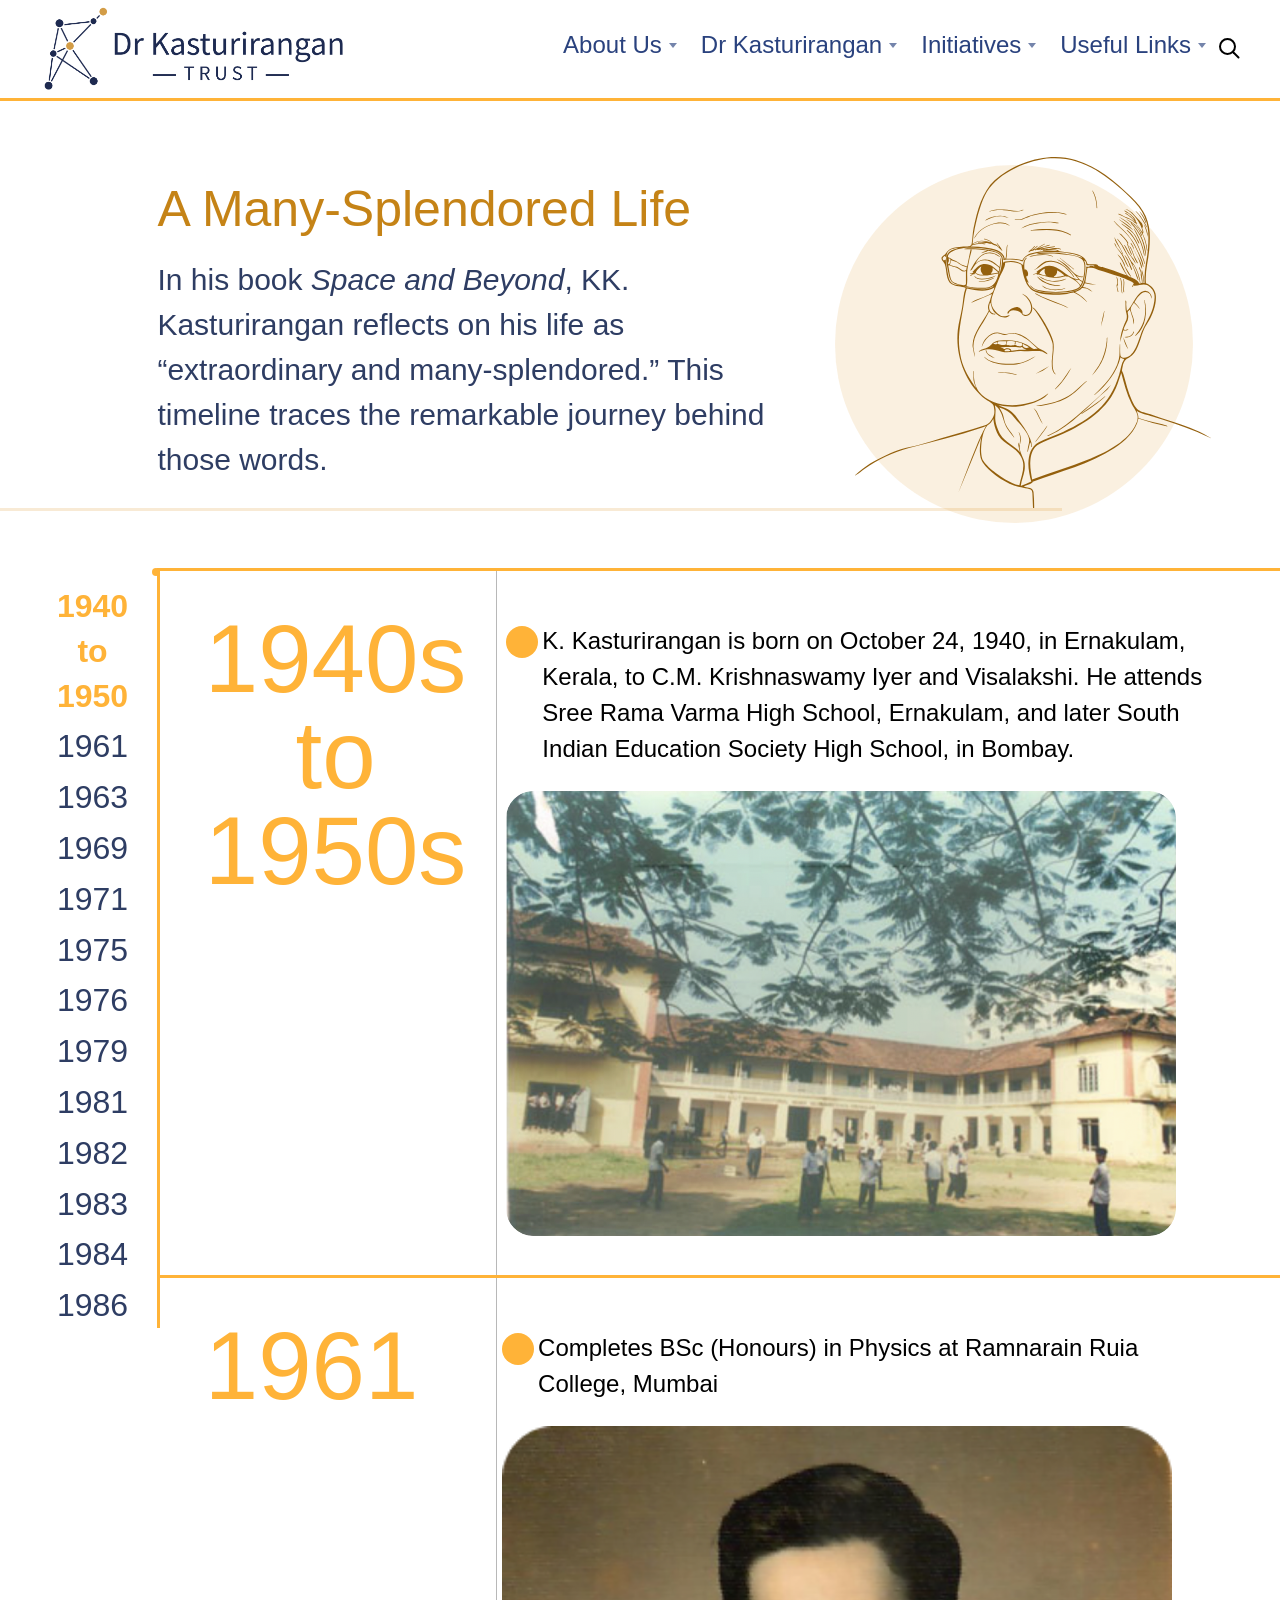
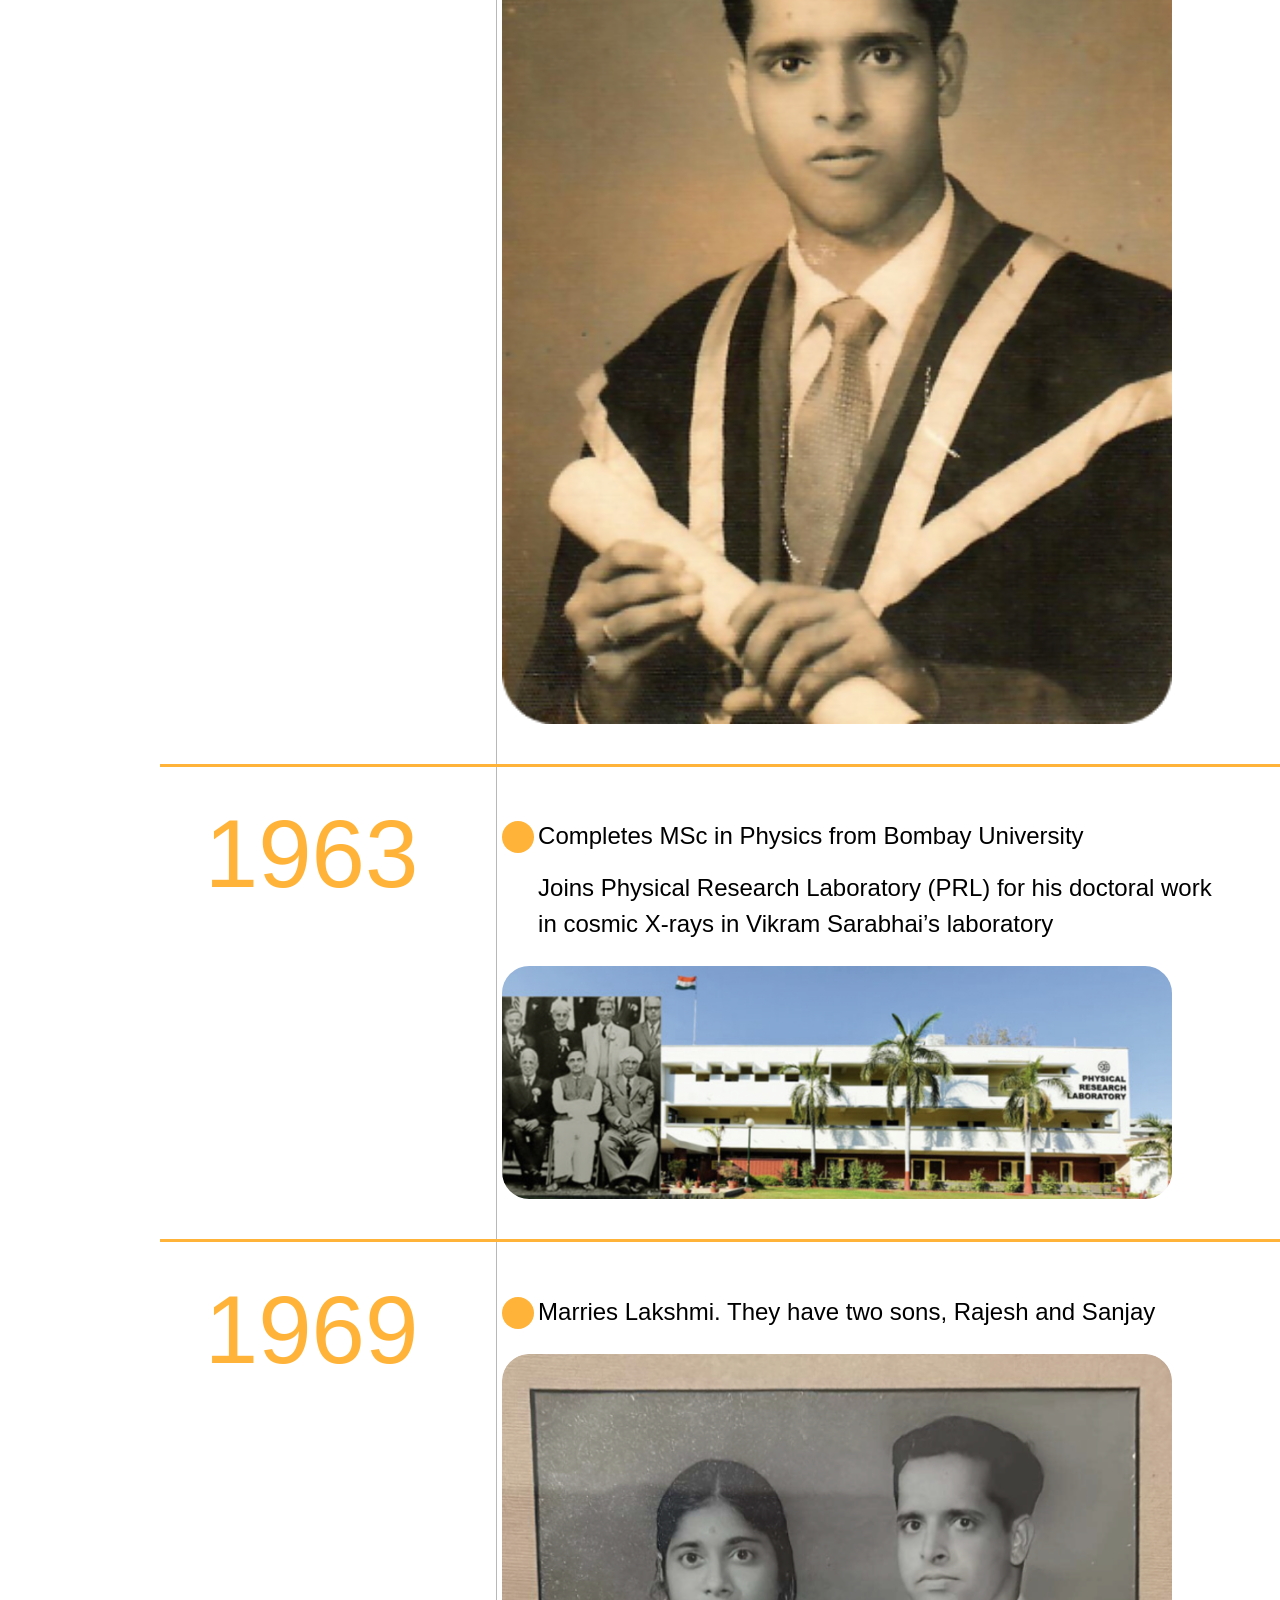
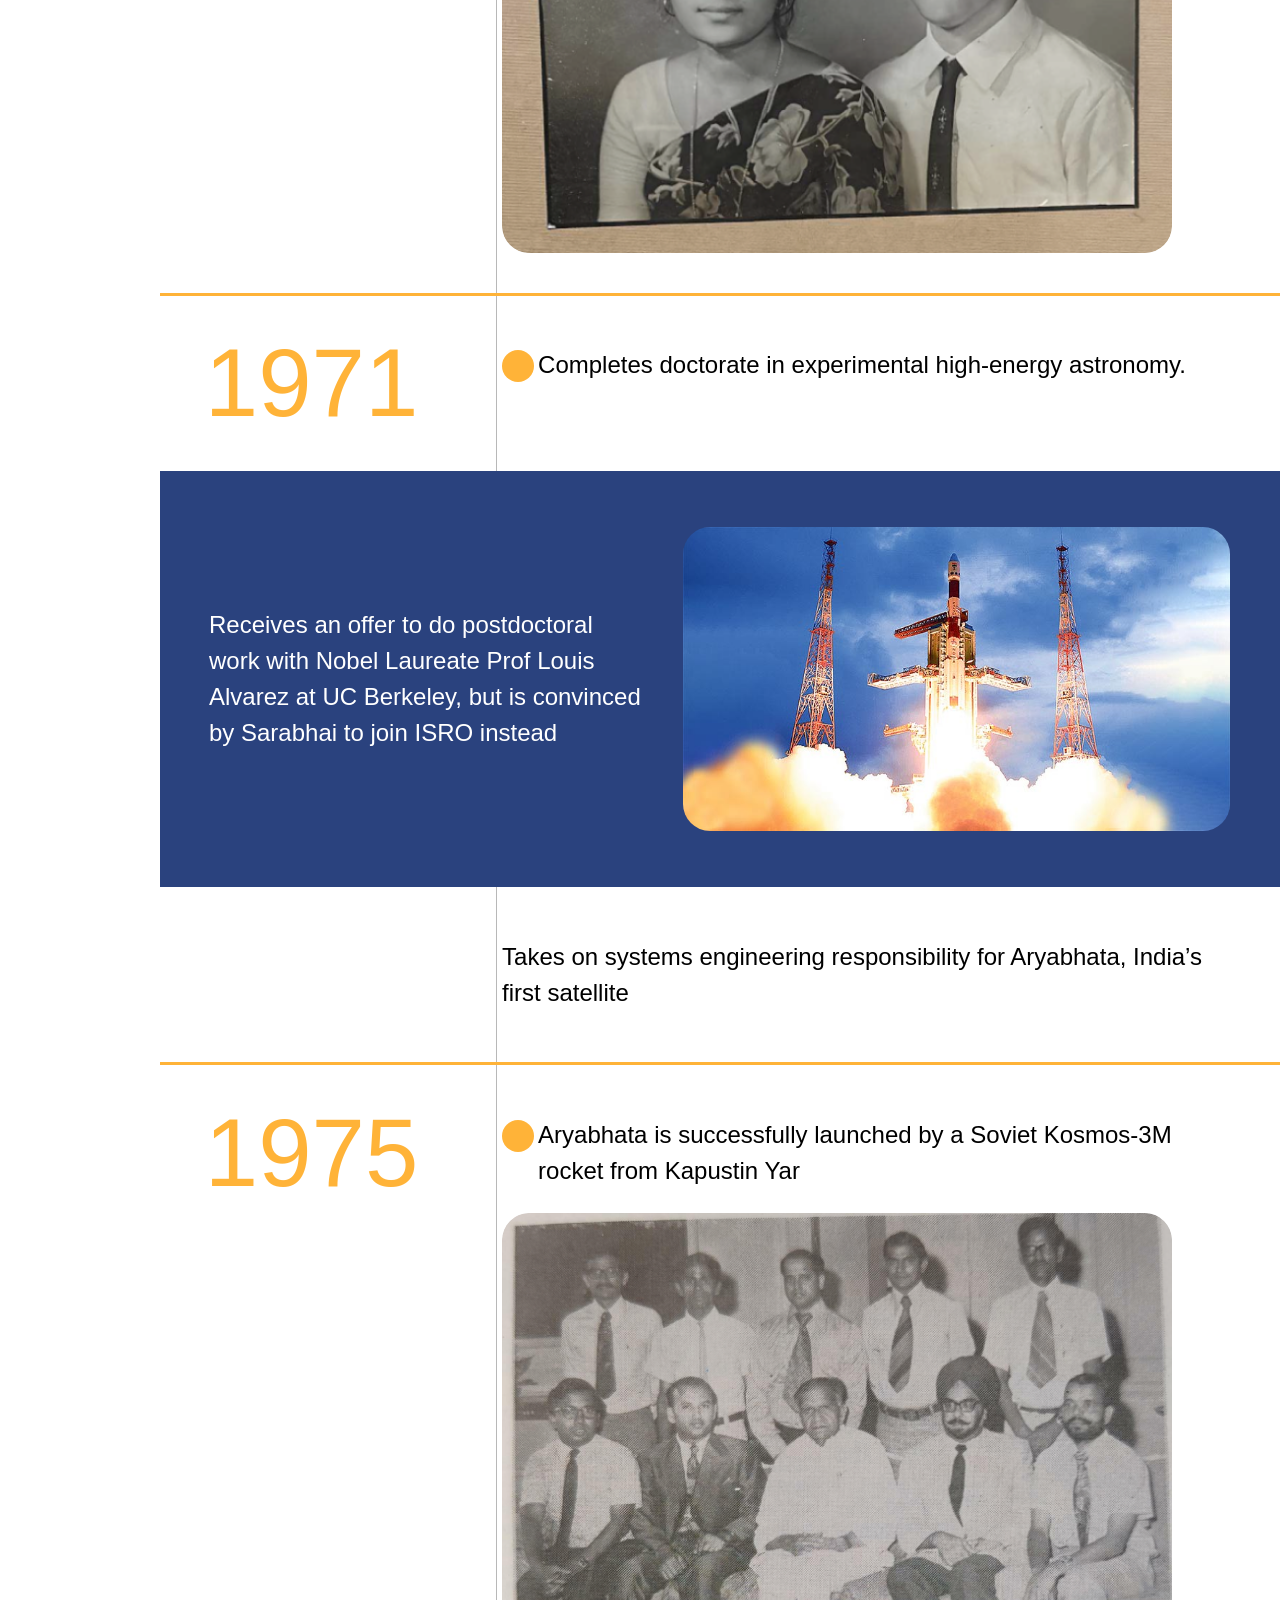
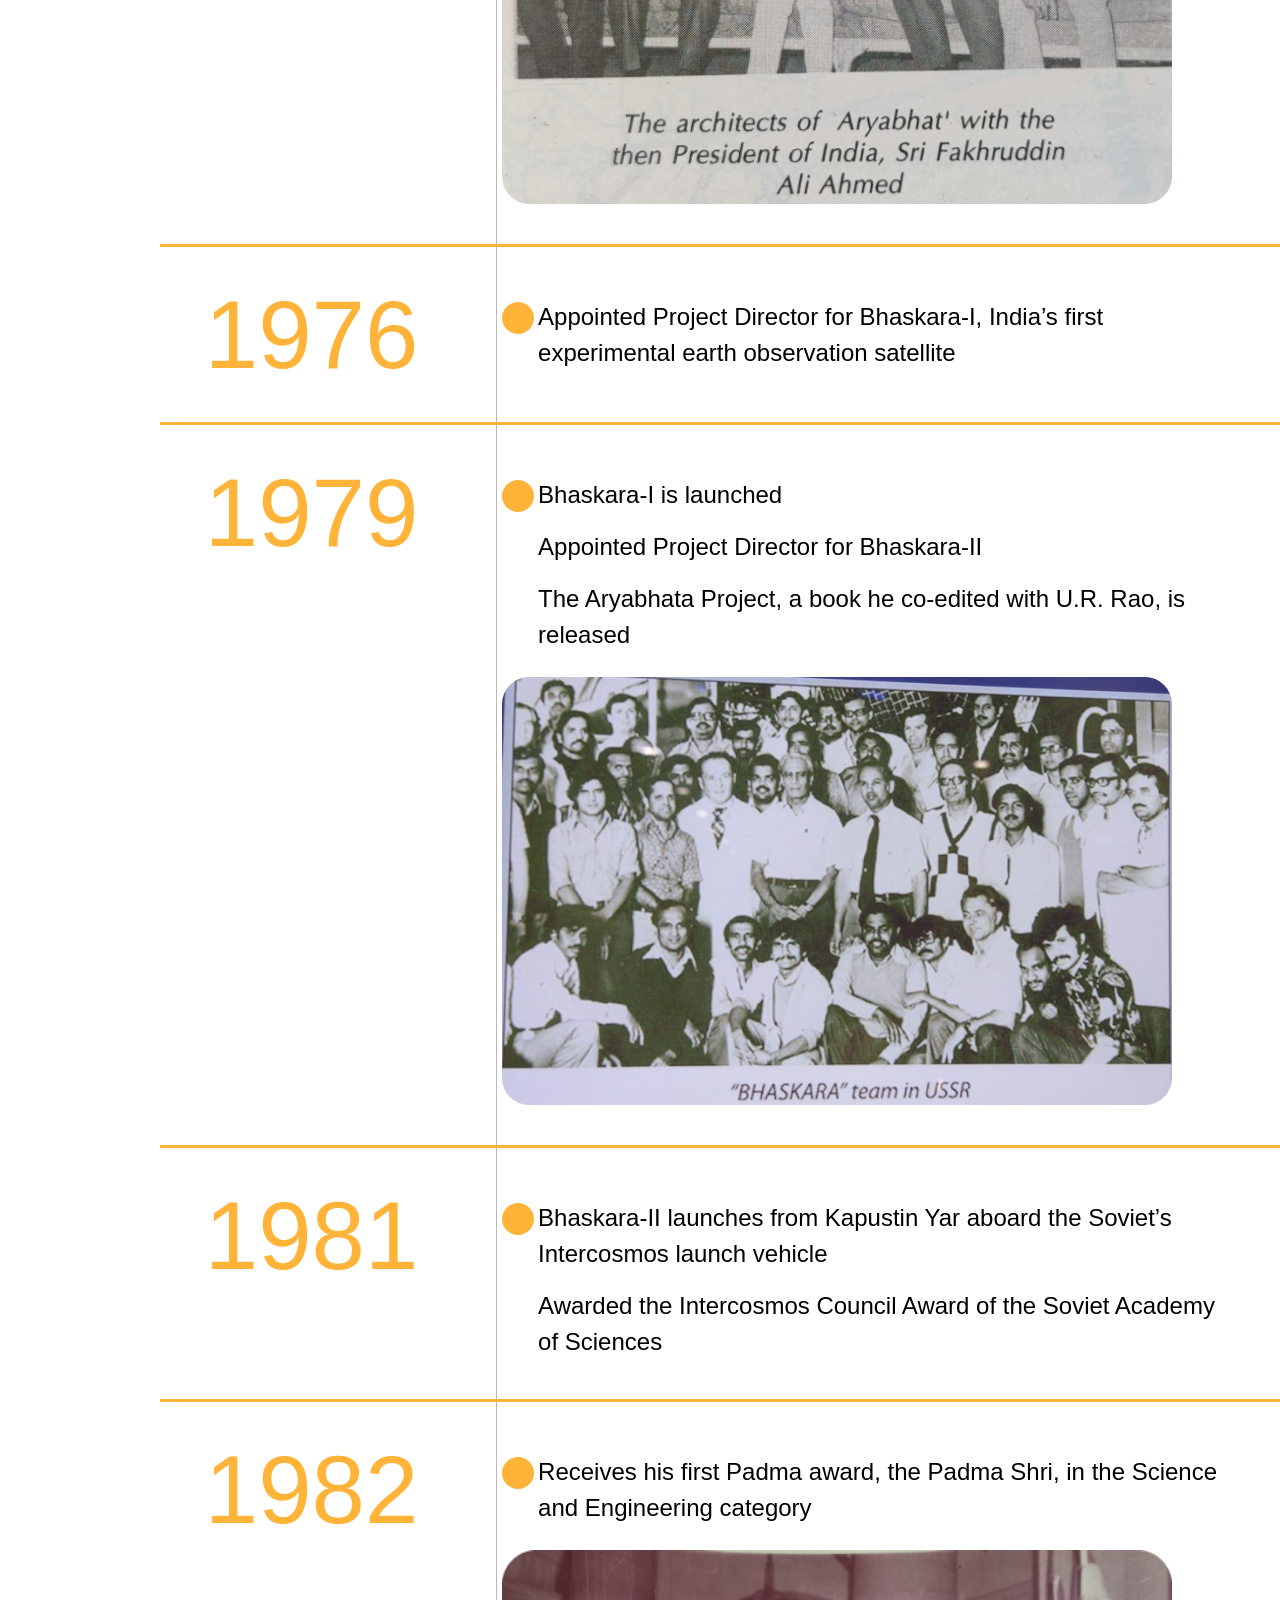
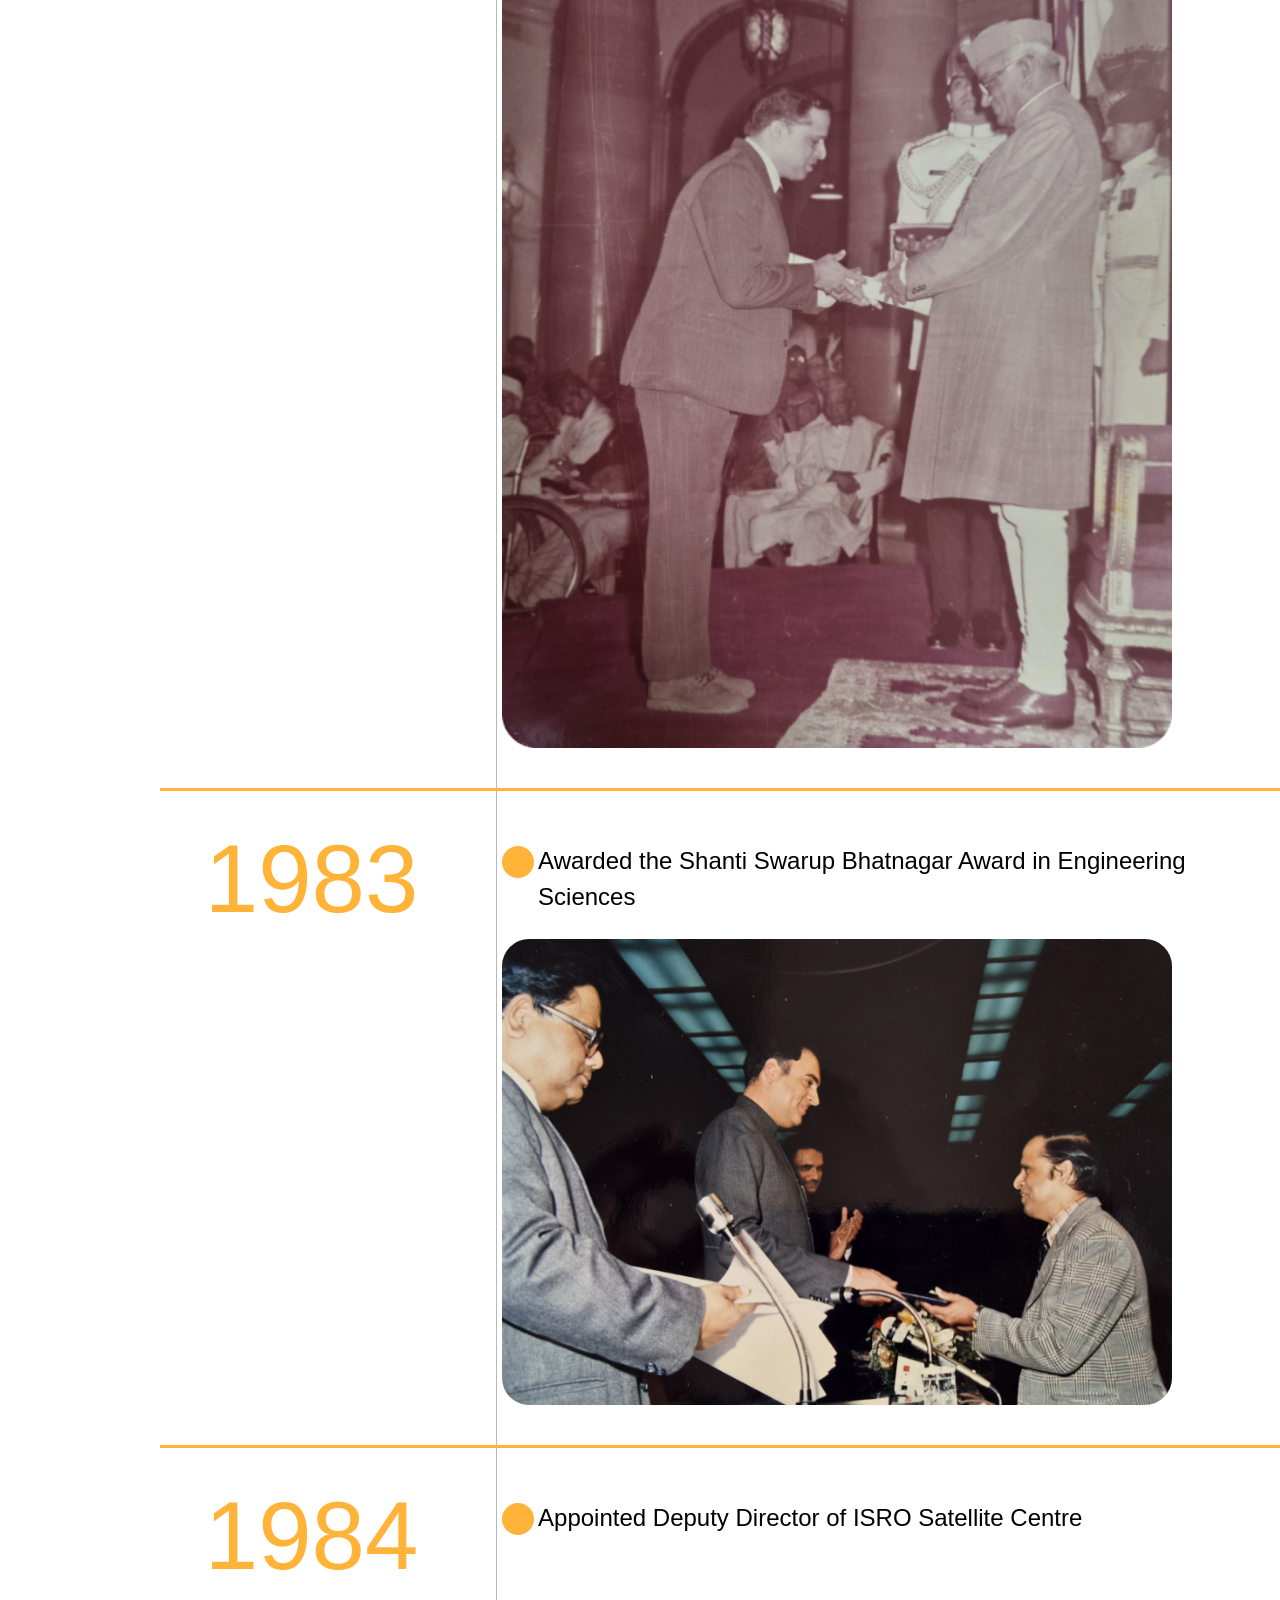
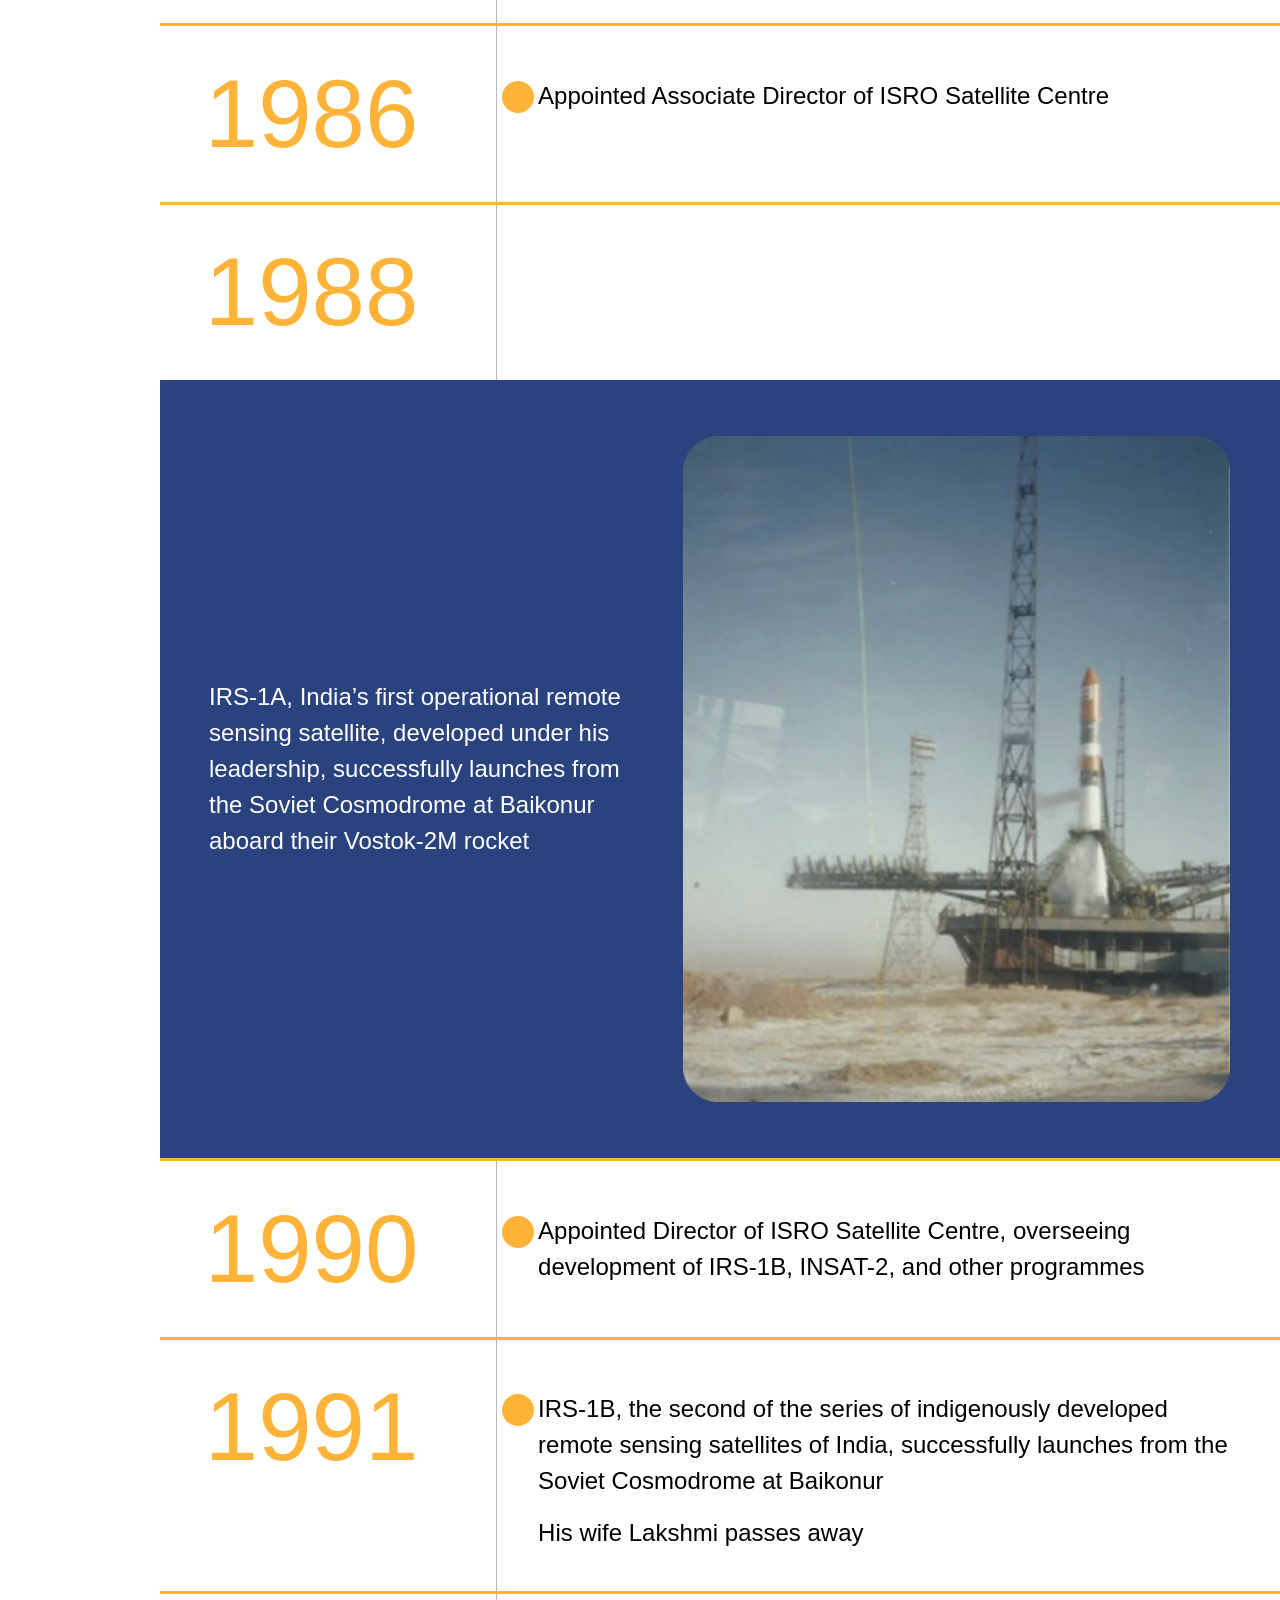
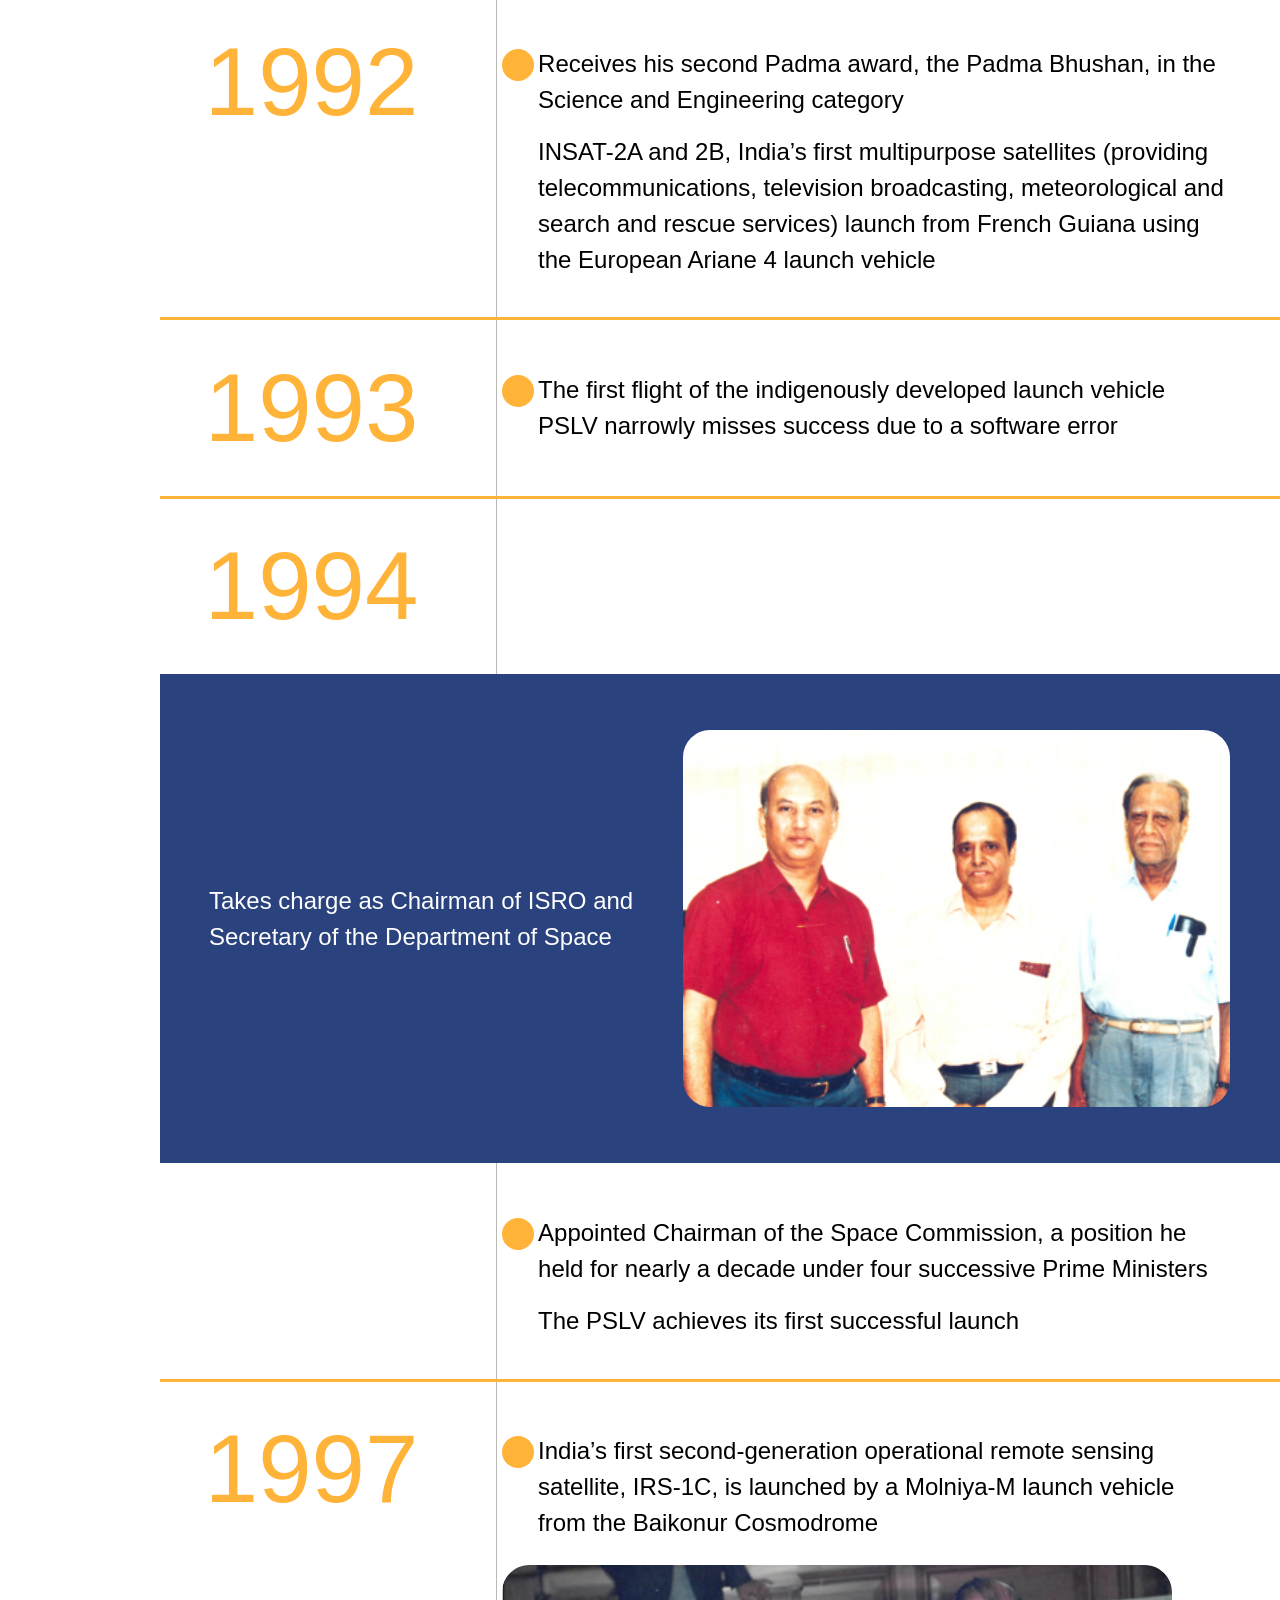
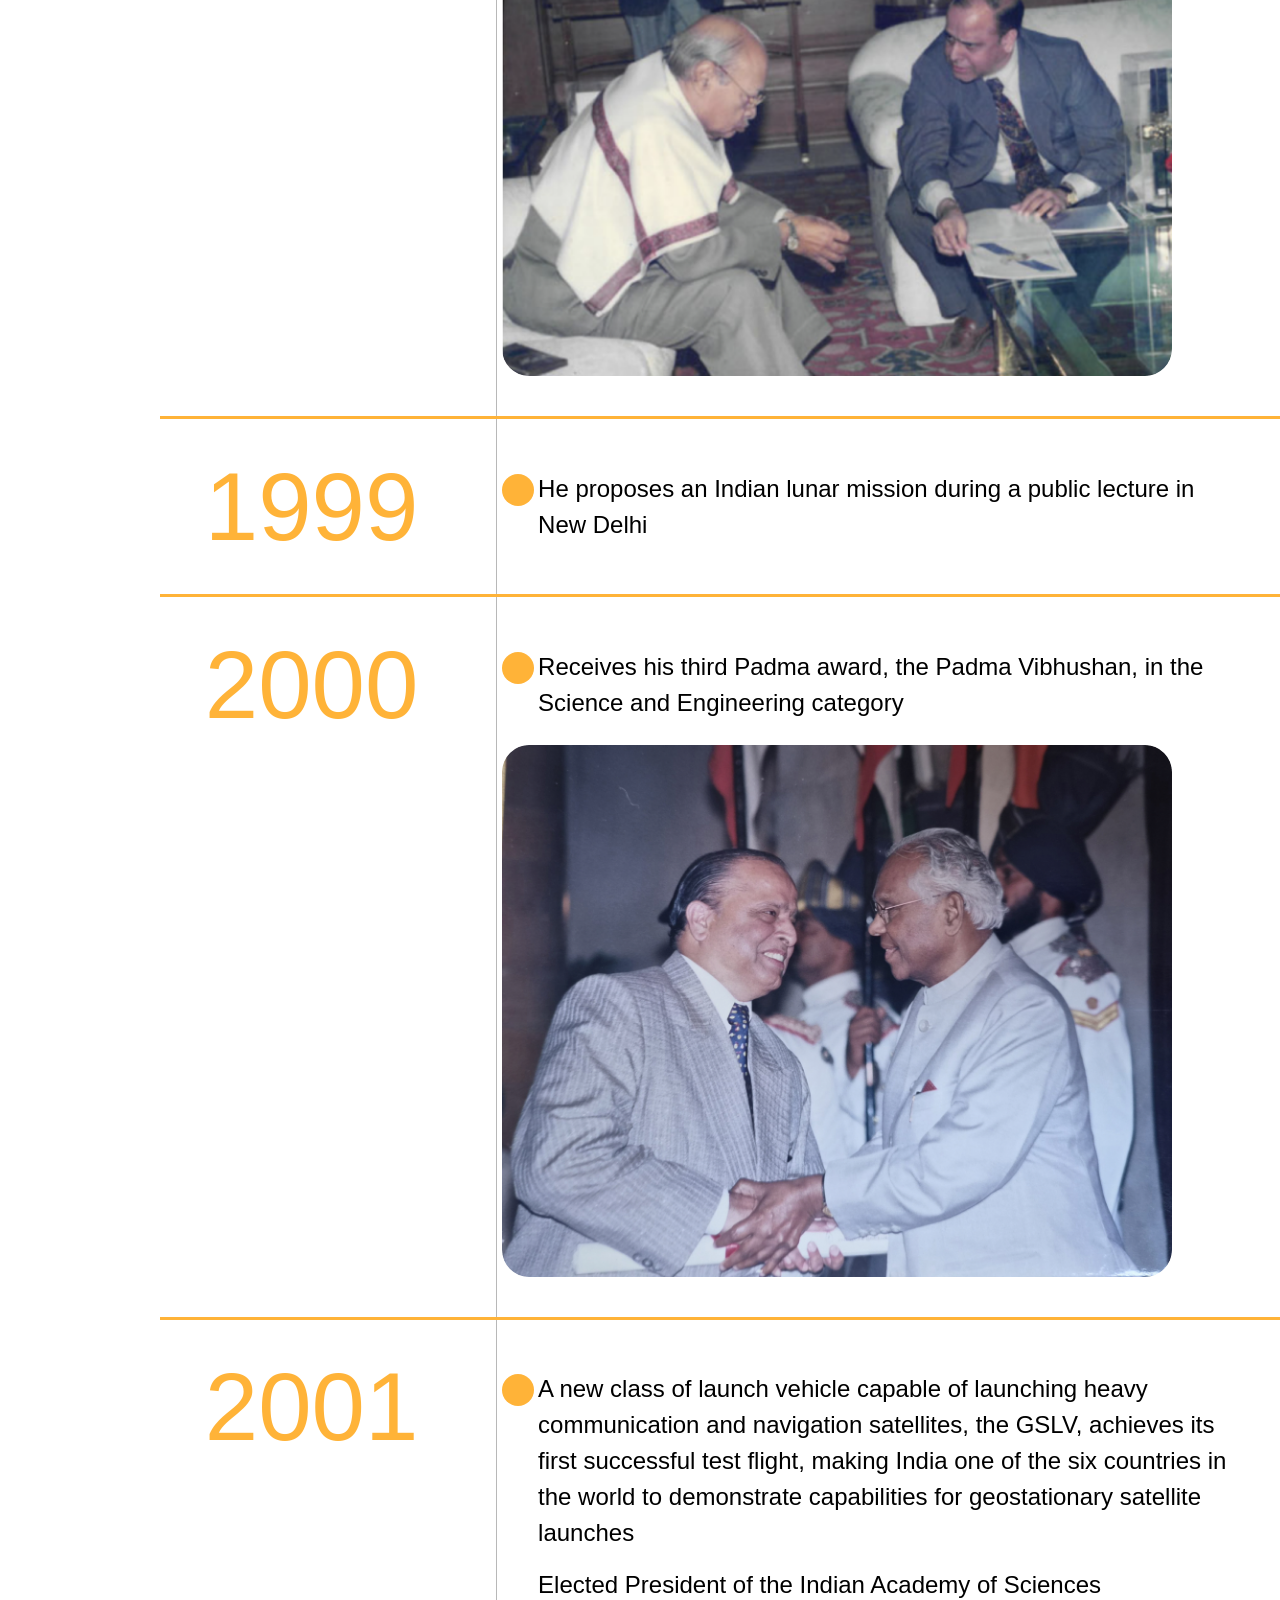
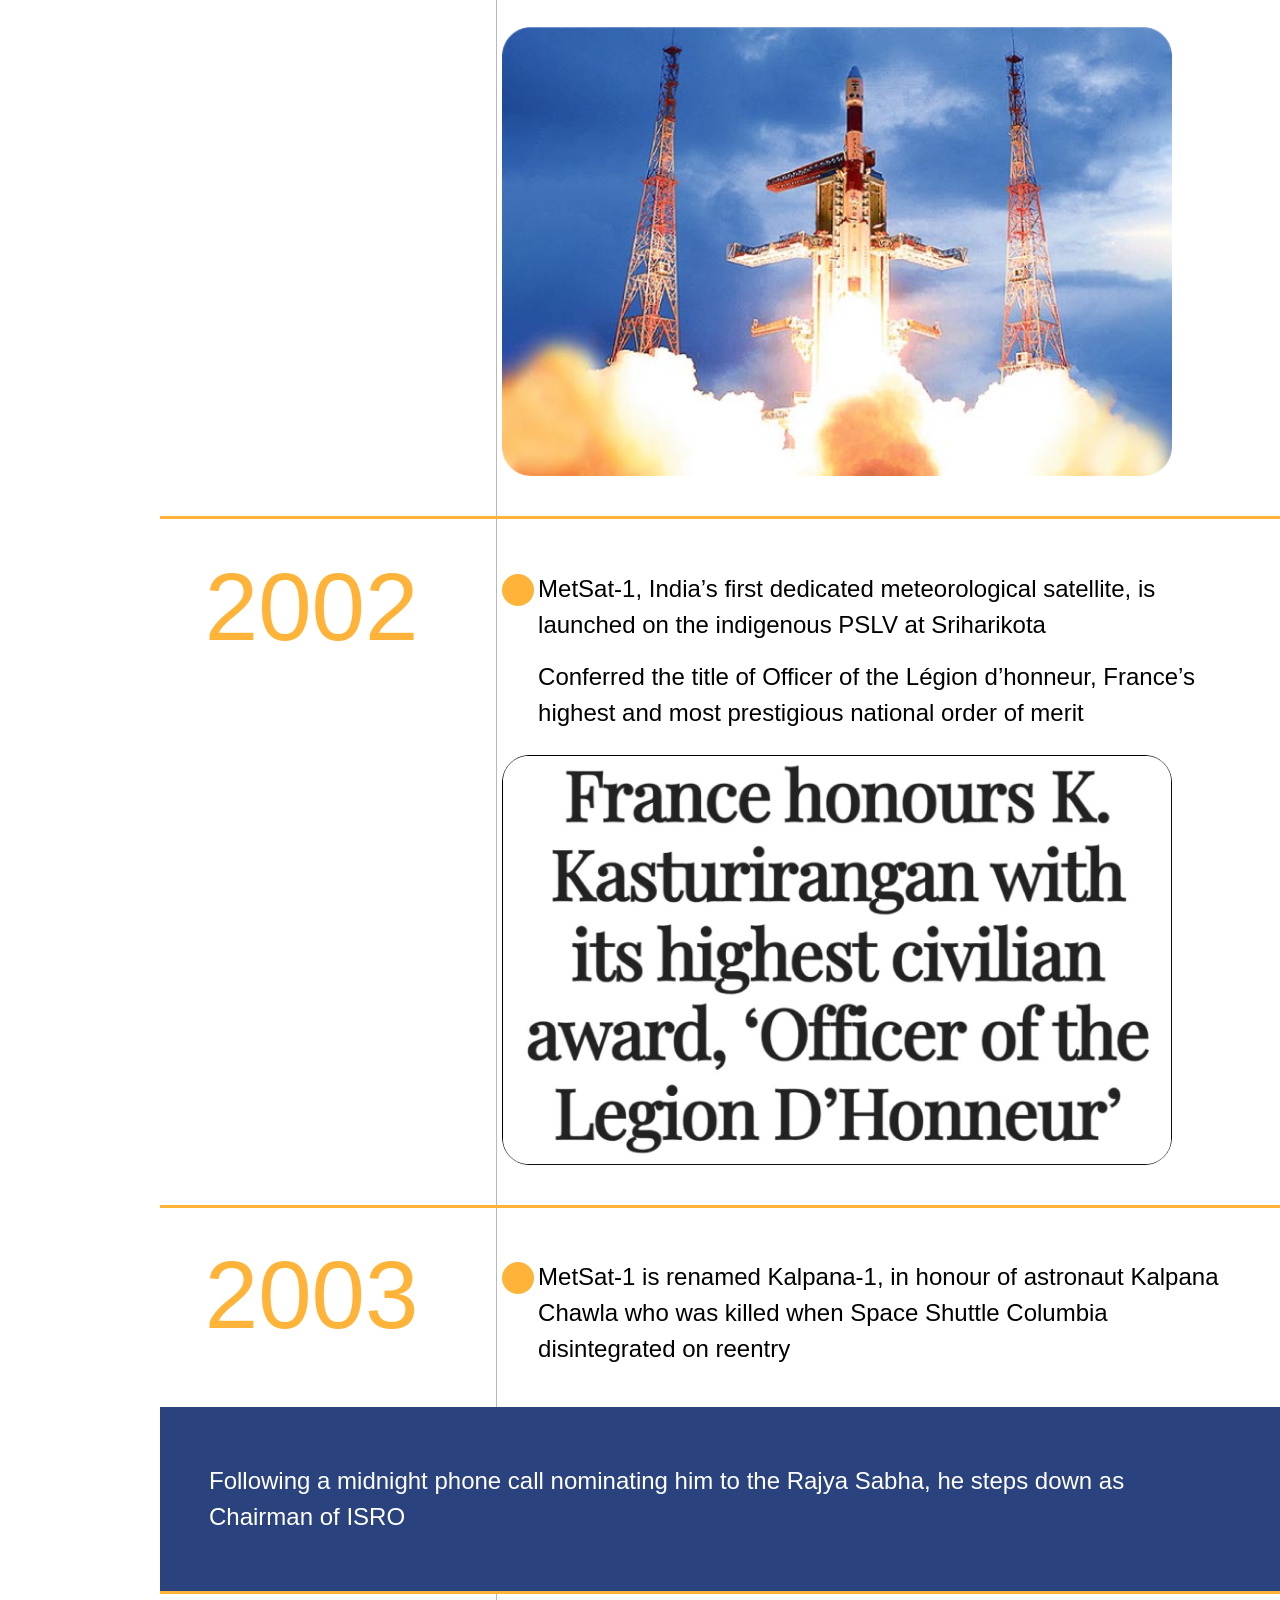
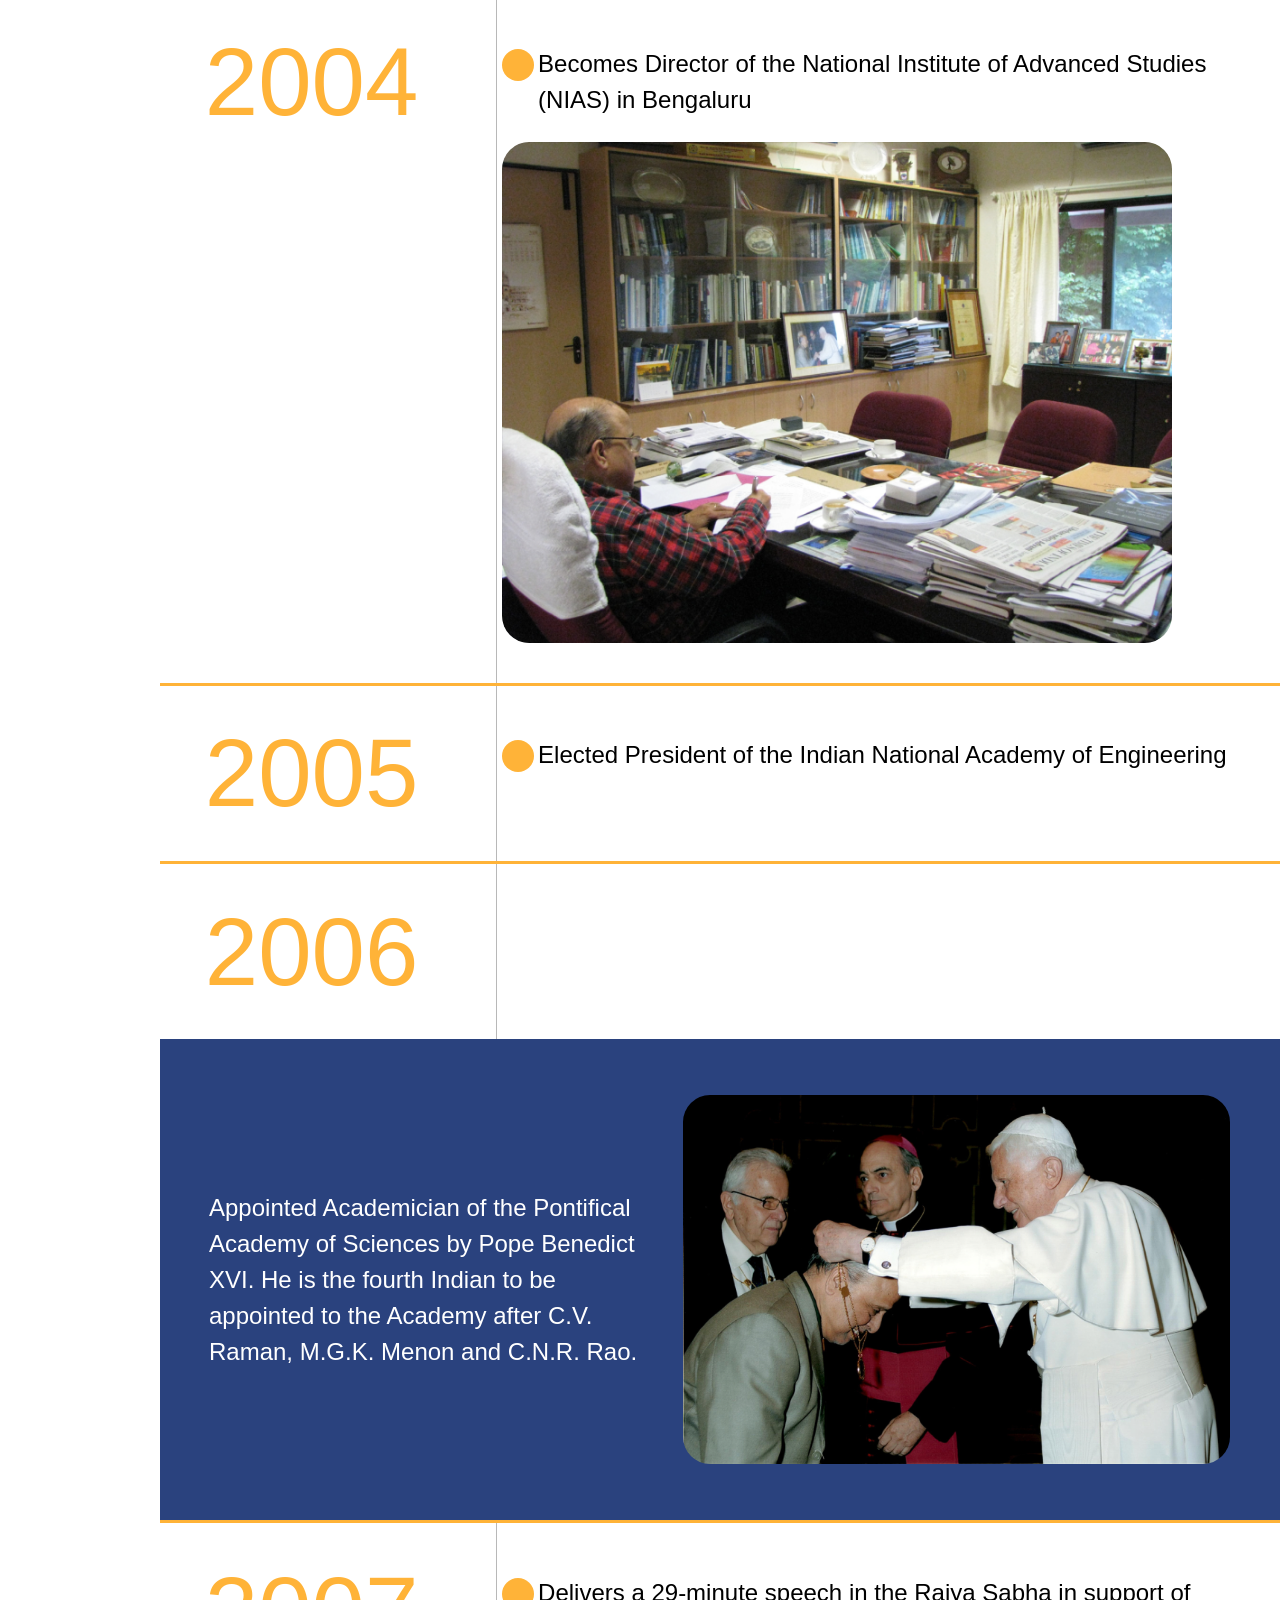
<file: kasturirangan.html>
<!DOCTYPE html>
<html lang="en">
<head>
<meta charset="UTF-8">
<meta name="viewport" content="width=device-width, initial-scale=1.0">
<title>Dr Kasturirangan &mdash; A Many-Splendored Life</title>
<link rel="stylesheet" href="tokens.css">
<link rel="stylesheet" href="shared.css">
<style>
/* overflow-x:hidden on body (from tokens.css) implicitly sets overflow-y:auto,
   which can make body the scroll container and break position:sticky in Safari.
   Reset overflow-y so the viewport remains the scroll container. */
body { overflow-y: visible; }

/* ================================================================
   DR KASTURIRANGAN'S LIFE — kasturirangan.html
   From Figma node 650:56 (1440x4732px canvas).
   Two-column timeline layout:
     Left sidebar (160px): amber vertical line + year index list
     Main content: hero intro + stacked timeline entries
   ================================================================ */

/* ----------------------------------------------------------
   HERO INTRO SECTION
   Left: amber title (50px Afacad Medium #c58316) + body text.
   Right: illustrated sketch SVG (flipped) + amber circle.
   Canvas: title at x=209, y=219; illustration at x=989, y=145.
   ---------------------------------------------------------- */

.kk-hero {
  padding: 56px var(--page-px) 0;
  display: grid;
  grid-template-columns: 1fr clamp(240px, 29.2vw, 420px);
  gap: 60px;
  align-items: center;
  position: relative;
  overflow: visible;
}

/* R1: shift text column right, closer to illustration */
.kk-hero-text {
  padding-left: clamp(24px, 8.3vw, 120px);
}

.kk-hero-title {
  font-size: 50px;
  font-weight: var(--fw-medium);
  color: var(--c-amber-deep);
  font-family: var(--font-main);
  line-height: 1.1;
  margin-bottom: 20px;
}

.kk-hero-desc {
  font-size: 30px;
  font-weight: var(--fw-regular);
  color: var(--c-primary-dark);
  line-height: 1.5;
  max-width: 720px;
}

/* R1: illustration wrapper — holds circle + flipped image */
.kk-hero-illus-wrap {
  position: relative;
  display: flex;
  align-items: flex-start;
  overflow: visible;
}

/* Figma V2: Ellipse 8 w=403, illustration y=145, circle y=153 ? 8px below illustration top. */
.kk-illus-circle {
  position: absolute;
  width: clamp(200px, 28vw, 403px);
  height: clamp(200px, 28vw, 403px);
  border-radius: 50%;
  background: rgba(217, 152, 46, 0.15);
  top: 8px;
  right: clamp(16px, 2.8vw, 40px);
  z-index: 0;
  pointer-events: none;
}

/* R1: flip illustration horizontally */
.kk-hero-illus {
  position: relative;
  z-index: 1;
  width: 100%;
  max-width: 356px;
  height: auto;
  transform: scaleX(-1);
}

/* Figma Line 27: y=502 (6px below illustration bottom at y=496), x=-57 to x=1197 (~83% of 1440px).
   Stroke #d9982e a=0.20, sw=3. Positioned in .kk-hero (full-width section). */
.kk-hero-hline {
  position: absolute;
  bottom: -3px;
  left: 0;
  right: 17%;
  height: 3px;
  background: rgba(217, 152, 46, 0.20);
  z-index: 0;
}

/* ----------------------------------------------------------
   TIMELINE WRAPPER
   Left sidebar: 160px wide, amber vertical line (border-left 3px).
   Main: all timeline entries stacked.
   ---------------------------------------------------------- */

.kk-timeline-wrap {
  display: grid;
  grid-template-columns: 160px 1fr;
  margin-top: 60px;
}

/* R3: sidebar sticky so year index stays visible while scrolling */
.kk-sidebar {
  position: sticky;
  top: var(--nav-h);
  align-self: start;
  border-right: 3px solid var(--c-accent);
  padding: 0 12px 0 40px;
  display: flex;
  flex-direction: column;
}

.kk-sidebar-dot {
  width: 8px;
  height: 8px;
  border-radius: 50%;
  background: var(--c-accent);
  margin-left: -5.5px;
  position: absolute;
  left: 100%;
}

/* R3: year index — fully static, no internal scroll ever */
.kk-sidebar ul {
  list-style: none;
  margin: 0;
  padding: 0;
  padding-top: 16px;
  overflow: hidden;
  max-height: calc(100vh - 140px);
}

.kk-sidebar ul li {
  font-family: var(--font-deco);
  font-size: 32px;
  color: var(--c-primary-dark);
  line-height: 1.4;
  margin-bottom: 6px;
  text-align: center;
}

.kk-sidebar ul li.kk-yr-lg {
  font-size: 34px;
}

.kk-sidebar ul li.kk-yr-active {
  color: var(--c-accent);
  font-weight: 700;
}

/* R3: highlighted years — full-width navy band, white text */
.kk-sidebar ul li.kk-yr-highlight {
  background: var(--c-primary);
  color: #fff;
  display: block;
  margin-left: -40px;
  margin-right: -12px;
  padding-left: 0;
  padding-right: 0;
  padding-top: 2px;
  padding-bottom: 2px;
  text-align: center;
}

/* Main content column */
.kk-main {
  position: relative;
}

/* ----------------------------------------------------------
   TIMELINE ENTRY
   Each entry: horizontal amber divider above, then content row.
   Content row: large amber year (96px Agdasima, centre) + text right.
   Photos: rounded 27px, right-aligned, max-w 670px.
   ---------------------------------------------------------- */

/* Horizontal amber line separating entries */
.kk-entry-divider {
  height: 3px;
  background: var(--c-accent);
}

/* Figma V2: per-section grey line at x=496 (sidebar=160 ? within kk-main: 336px).
   Stroke #7f7f7f sw=0.5 — per-section only, not continuous. */
.kk-entry-inner {
  display: flex;
  align-items: flex-start;
  gap: 40px;
  padding: clamp(20px, 3.1vw, 44px) clamp(20px, 4vw, 58px) clamp(20px, 3.1vw, 44px) clamp(20px, 3.5vw, 50px);
  position: relative;
}
.kk-entry-inner::before {
  content: '';
  position: absolute;
  left: 336px;
  top: 0;
  bottom: 0;
  width: 1px;
  background: rgba(127, 127, 127, 0.55);
  z-index: 0;
}

/* R4: year label — Figma: "1940s to 1950s" CENTER, numeric years LEFT. */
.kk-entry-year {
  font-family: var(--font-deco);
  font-size: 96px;
  color: var(--c-accent);
  line-height: 1;
  flex-shrink: 0;
  min-width: clamp(120px, 20.1vw, 290px);
  text-align: left;
  position: relative;
}
.kk-entry-year-first { text-align: center; }

/* R11: amber glow circle removed per V2 design */
.kk-entry-year::before {
  display: none;
}

/* Entry content: text + optional photo */
.kk-entry-content {
  flex: 1;
  display: flex;
  flex-direction: column;
  gap: 24px;
  padding-top: 12px;
  position: relative;
  z-index: 1;
}

/* Figma: dot x=531, text x=542 — dot nearly abuts text (11px from dot left to text). */
.kk-entry-dot-row {
  display: flex;
  align-items: flex-start;
  gap: 4px;
}

.kk-entry-dot {
  width: 32px;
  height: 32px;
  border-radius: 50%;
  background: var(--c-accent);
  flex-shrink: 0;
  margin-top: 3px;
  position: relative;
  z-index: 1;
}

.kk-entry-text {
  font-size: 24px;
  font-weight: var(--fw-regular);
  color: #000;
  line-height: 1.5;
}

.kk-entry-photo {
  border-radius: 27px;
  object-fit: cover;
  width: 100%;
  max-width: 670px;
  height: auto;
  display: block;
}

/* ----------------------------------------------------------
   DARK NAVY CALLOUT SECTION
   Navy bg #2a427e, white text, used for the Berkeley/ISRO story.
   Left: text (400px). Right: photo.
   ---------------------------------------------------------- */

.kk-dark-section {
  background: var(--c-primary);
  display: flex;
  align-items: center;
  gap: 40px;
  padding: 56px 50px 56px 49px;
  position: relative;
  z-index: 1;
}

.kk-dark-text {
  font-size: 24px;
  font-weight: var(--fw-regular);
  color: #fff;
  line-height: 1.5;
  flex: 1;
}

.kk-dark-photo {
  border-radius: 27px;
  object-fit: cover;
  width: clamp(280px, 42.7vw, 615px);
  flex-shrink: 1;
  height: auto;
  display: block;
}

/* ----------------------------------------------------------
   RESPONSIVE
   ---------------------------------------------------------- */

.kk-entry-tail { padding-top: 40px; padding-bottom: 60px; }

/* -- Tablet wide (=1100px): hero collapses to single column -- */
@media (max-width: 1100px) {
  .kk-hero {
    grid-template-columns: 1fr;
    padding: 40px var(--page-px) 0;
    gap: 32px;
  }
  .kk-hero-text { padding-left: 0; }
  /* Center illustration + reposition circle so it doesn't escape right edge */
  .kk-hero-illus-wrap { justify-content: center; }
  .kk-hero-illus       { max-width: 220px; }
  .kk-illus-circle {
    width: 250px; height: 250px;
    top: -20px; right: auto;
    left: 50%; transform: translateX(-50%);
  }
  /* Horizontal deco line doesn't make sense in stacked layout */
  .kk-hero-hline { display: none; }
  .kk-dark-section { flex-direction: column; padding: 40px var(--page-px); }
  .kk-dark-photo   { width: 100%; max-width: 540px; }
}

/* -- Tablet narrow (=900px): shrink sidebar + year labels -- */
@media (max-width: 900px) {
  .kk-timeline-wrap  { grid-template-columns: 72px 1fr; }
  .kk-sidebar        { padding: 0 6px 0 16px; }
  .kk-sidebar ul li  { font-size: 18px; }
  .kk-sidebar ul li.kk-yr-lg { font-size: 18px; }
  /* Highlighted band must still reach sidebar edges at new padding */
  .kk-sidebar ul li.kk-yr-highlight { margin-left: -16px; }
  .kk-entry-inner    { gap: 20px; padding: 32px 20px 32px 16px; }
  .kk-entry-year     { font-size: 60px; min-width: 140px; }
  /* grey line: sidebar narrows to 72px, same left-of-dot offset ? 72+(290-150)/1 ˜ 141px */
  .kk-entry-inner::before { left: 141px; }
}

/* -- Mobile (=600px): hide sidebar, stack year above content -- */
@media (max-width: 600px) {
  /* ghost spacer year for 1971 dark-section layout — remove entirely on mobile */
  .kk-ghost-year { display: none; }
  .kk-hero          { padding: 28px 20px 0; }
  .kk-hero-title    { font-size: 34px; }
  .kk-hero-desc     { font-size: 18px; }
  .kk-hero-illus    { max-width: 160px; }
  .kk-illus-circle  { width: 180px; height: 180px; }

  .kk-timeline-wrap { grid-template-columns: 1fr; }
  .kk-sidebar       { display: none; }

  /* Stacked entry: year on top, content below */
  .kk-entry-inner   { flex-direction: column; gap: 8px; padding: 20px 20px; }
  .kk-entry-year    { font-size: 52px; min-width: unset; text-align: left; }
  .kk-entry-year-first { text-align: center; }
  .kk-entry-year::before { left: 0; top: 4px; width: 64px; height: 64px; }
  .kk-entry-content { padding-top: 0; }
  .kk-entry-text    { font-size: 18px; }
  .kk-entry-dot     { width: 22px; height: 22px; }
  .kk-entry-photo   { max-width: 100%; }

  /* Remove decorative lines — too cluttered on narrow screens */
  .kk-entry-inner::before { display: none; }

  .kk-dark-section { padding: 28px 20px; }
  .kk-dark-text    { font-size: 18px; }
}

/* -- Small phones (=400px) -- */
@media (max-width: 400px) {
  .kk-hero-title  { font-size: 26px; }
  .kk-hero-desc   { font-size: 17px; }
  .kk-entry-year  { font-size: 40px; }
  .kk-entry-text  { font-size: 16px; }
  .kk-hero-illus  { max-width: 120px; }
  .kk-illus-circle { width: 140px; height: 140px; }
}
</style>
  <link rel="stylesheet" href="mobile-shared.css">
</head>
<body>

<!-- NAV -->
<nav class="site-nav">
  <a href="index.html" class="nav-logo">
    <img src="assets/images/logo-final.png" alt="Dr Kasturirangan Trust">
  </a>
  <ul class="nav-links">
    <li>
      <a href="vision.html">About Us <span class="nav-chev"></span></a>
      <div class="nav-dropdown">
        <a href="vision.html">Vision &amp; Mission</a>
        <a href="team.html">Team</a>
      </div>
    </li>
    <li>
      <a href="kasturirangan.html">Dr Kasturirangan <span class="nav-chev"></span></a>
      <div class="nav-dropdown">
        <a href="kasturirangan.html">His Life</a>
        <a href="writings.html">Space and Beyond &ndash; The Book</a>
      </div>
    </li>
    <li>
      <a href="fellowship.html">Initiatives <span class="nav-chev"></span></a>
      <div class="nav-dropdown">
        <a href="fellowship.html">Fellowship</a>
      </div>
    </li>
    <li>
      <a href="#">Useful Links <span class="nav-chev"></span></a>
      <div class="nav-dropdown">
        <a href="apply.html">Apply</a>
        <a href="#">Contact Us</a>
      </div>
    </li>
  </ul>
  <button class="nav-search-btn" aria-label="Search">
    <svg width="22" height="22" viewBox="0 0 22 22" fill="none" xmlns="http://www.w3.org/2000/svg">
      <circle cx="9.5" cy="9.5" r="7.5" stroke="currentColor" stroke-width="2"/>
      <line x1="15.5" y1="15.5" x2="20.5" y2="20.5" stroke="currentColor" stroke-width="2" stroke-linecap="round"/>
    </svg>
  </button>
  <!-- Hamburger — visible only on mobile via shared.css -->
  <button class="nav-hamburger" aria-label="Menu" aria-expanded="false"
          onclick="var n=this.closest('nav');var ul=n.querySelector('.nav-links');ul.classList.toggle('nav-open');this.setAttribute('aria-expanded',ul.classList.contains('nav-open'))">
    <svg width="24" height="24" viewBox="0 0 24 24" fill="none">
      <line x1="3" y1="6"  x2="21" y2="6"  stroke="currentColor" stroke-width="2" stroke-linecap="round"/>
      <line x1="3" y1="12" x2="21" y2="12" stroke="currentColor" stroke-width="2" stroke-linecap="round"/>
      <line x1="3" y1="18" x2="21" y2="18" stroke="currentColor" stroke-width="2" stroke-linecap="round"/>
    </svg>
  </button>
</nav>

<!-- HERO INTRO -->
<section class="kk-hero">
  <div class="kk-hero-text">
    <h1 class="kk-hero-title">A Many-Splendored Life</h1>
    <p class="kk-hero-desc">In his book <em>Space and Beyond</em>, KK. Kasturirangan reflects on his life as &ldquo;extraordinary and many-splendored.&rdquo; This timeline traces the remarkable journey behind those words.</p>
  </div>
  <div class="kk-hero-illus-wrap">
    <div class="kk-illus-circle"></div>
    <img class="kk-hero-illus"
         src="assets/images/kk-illustration.svg"
         alt="Sketch portrait of K. Kasturirangan">
  </div>
  <div class="kk-hero-hline"></div>
</section>

<!-- TIMELINE -->
<div class="kk-timeline-wrap">

  <!-- LEFT SIDEBAR: year index + amber vertical line -->
  <div class="kk-sidebar">
    <div class="kk-sidebar-dot"></div>
    <ul>
      <li data-yr="1940">1940<br>to 1950</li>
      <li data-yr="1961">1961</li>
      <li data-yr="1963">1963</li>
      <li data-yr="1969">1969</li>
      <li data-yr="1971">1971</li>
      <li data-yr="1975">1975</li>
      <li data-yr="1976">1976</li>
      <li data-yr="1979">1979</li>
      <li data-yr="1981">1981</li>
      <li data-yr="1982">1982</li>
      <li data-yr="1983">1983</li>
      <li data-yr="1984">1984</li>
      <li data-yr="1986">1986</li>
      <li data-yr="1988">1988</li>
      <li data-yr="1990">1990</li>
      <li data-yr="1991">1991</li>
      <li data-yr="1992">1992</li>
      <li data-yr="1993">1993</li>
      <li class="kk-yr-highlight" data-yr="1994">1994</li>
      <li data-yr="1997">1997</li>
      <li data-yr="1999">1999</li>
      <li data-yr="2000">2000</li>
      <li data-yr="2001">2001</li>
      <li data-yr="2002">2002</li>
      <li data-yr="2003">2003</li>
      <li data-yr="2004">2004</li>
      <li data-yr="2005">2005</li>
      <li data-yr="2006">2006</li>
      <li data-yr="2007">2007</li>
      <li data-yr="2008">2008</li>
      <li data-yr="2009">2009</li>
      <li data-yr="2012">2012</li>
      <li data-yr="2013">2013</li>
      <li data-yr="2014">2014</li>
      <li data-yr="2015">2015</li>
      <li data-yr="2017">2017</li>
      <li data-yr="2019">2019</li>
      <li data-yr="2021">2021</li>
      <li data-yr="2023">2023</li>
      <li data-yr="2025">2025</li>
    </ul>
  </div>

  <!-- MAIN TIMELINE CONTENT -->
  <div class="kk-main">

    <!-- 1940s–1950s -->
    <div class="kk-entry" data-year="1940">
      <div class="kk-entry-divider"></div>

      <div class="kk-entry-inner">
        <div class="kk-entry-year kk-entry-year-first">1940s<br>to<br>1950s</div>
        <div class="kk-entry-content">
          <div class="kk-entry-dot-row">
            <div class="kk-entry-dot"></div>
            <p class="kk-entry-text">K. Kasturirangan is born on October 24, 1940, in Ernakulam, Kerala, to C.M. Krishnaswamy Iyer and Visalakshi. He attends Sree Rama Varma High School, Ernakulam, and later South Indian Education Society High School, in Bombay.</p>
          </div>
          <img class="kk-entry-photo"
               src="assets/kasturirangan/kk-school-ernakulam.png"
               alt="Sree Rama Varma High School, Ernakulam, where K. Kasturirangan studied">
        </div>
      </div>
    </div>

    <!-- 1961 -->
    <div class="kk-entry" data-year="1961">
      <div class="kk-entry-divider"></div>

      <div class="kk-entry-inner">
        <div class="kk-entry-year">1961</div>
        <div class="kk-entry-content">
          <div class="kk-entry-dot-row">
            <div class="kk-entry-dot"></div>
            <p class="kk-entry-text">Completes BSc (Honours) in Physics at Ramnarain Ruia College, Mumbai</p>
          </div>
          <img class="kk-entry-photo"
               src="assets/kasturirangan/bsc-bombay-1961.png"
               alt="K. Kasturirangan receiving BSc Degree with Honors, Bombay University">
        </div>
      </div>
    </div>

    <!-- 1963 -->
    <div class="kk-entry" data-year="1963">
      <div class="kk-entry-divider"></div>

      <div class="kk-entry-inner">
        <div class="kk-entry-year">1963</div>
        <div class="kk-entry-content">
          <div class="kk-entry-dot-row">
            <div class="kk-entry-dot"></div>
            <div style="display:flex;flex-direction:column;gap:16px;">
              <p class="kk-entry-text">Completes MSc in Physics from Bombay University</p>
              <p class="kk-entry-text">Joins Physical Research Laboratory (PRL) for his doctoral work in cosmic X-rays in Vikram Sarabhai&rsquo;s laboratory</p>
            </div>
          </div>
          <img class="kk-entry-photo"
               src="assets/kasturirangan/prl-ahmedabad-1963.png"
               alt="Physical Research Laboratory, Ahmedabad, where Kasturirangan pursued doctoral research">
        </div>
      </div>
    </div>

    <!-- 1969 -->
    <div class="kk-entry" data-year="1969">
      <div class="kk-entry-divider"></div>

      <div class="kk-entry-inner">
        <div class="kk-entry-year">1969</div>
        <div class="kk-entry-content">
          <div class="kk-entry-dot-row">
            <div class="kk-entry-dot"></div>
            <p class="kk-entry-text">Marries Lakshmi. They have two sons, Rajesh and Sanjay</p>
          </div>
          <img class="kk-entry-photo"
               src="assets/kasturirangan/kk-lakshmi-1969.png"
               alt="K. Kasturirangan and Lakshmi, 1969">
        </div>
      </div>
    </div>

    <!-- 1971 -->
    <div class="kk-entry" data-year="1971">
      <div class="kk-entry-divider"></div>

      <div class="kk-entry-inner">
        <div class="kk-entry-year">1971</div>
        <div class="kk-entry-content">
          <div class="kk-entry-dot-row">
            <div class="kk-entry-dot"></div>
            <p class="kk-entry-text">Completes doctorate in experimental high-energy astronomy.</p>
          </div>
        </div>
      </div>

      <!-- Navy callout band: Berkeley offer vs ISRO + Aryabhata photo -->
      <div class="kk-dark-section">
        <p class="kk-dark-text">Receives an offer to do postdoctoral work with Nobel Laureate Prof Louis Alvarez at UC Berkeley, but is convinced by Sarabhai to join ISRO instead</p>
        <img class="kk-dark-photo"
             src="assets/images/kk-photo-isro.png"
             alt="">
      </div>

      <div class="kk-entry-inner">
        <div class="kk-entry-year kk-ghost-year" aria-hidden="true" style="visibility:hidden">1971</div>
        <div class="kk-entry-content">
          <p class="kk-entry-text">Takes on systems engineering responsibility for Aryabhata, India&rsquo;s first satellite</p>
        </div>
      </div>
    </div>


    <!-- 1975 -->
    <div class="kk-entry" data-year="1975">
      <div class="kk-entry-divider"></div>
      <div class="kk-entry-inner">
        <div class="kk-entry-year">1975</div>
        <div class="kk-entry-content">
          <div class="kk-entry-dot-row">
            <div class="kk-entry-dot"></div>
            <p class="kk-entry-text">Aryabhata is successfully launched by a Soviet Kosmos-3M rocket from Kapustin Yar</p>
          </div>
          <img class="kk-entry-photo"
               src="assets/kasturirangan/aryabhata-team-1975.png"
               alt="Architects of Aryabhata &mdash; Dr Kasturirangan, top row, third from left">
        </div>
      </div>
    </div>

    <!-- 1976 -->
    <div class="kk-entry" data-year="1976">
      <div class="kk-entry-divider"></div>
      <div class="kk-entry-inner">
        <div class="kk-entry-year">1976</div>
        <div class="kk-entry-content">
          <div class="kk-entry-dot-row">
            <div class="kk-entry-dot"></div>
            <p class="kk-entry-text">Appointed Project Director for Bhaskara-I, India&rsquo;s first experimental earth observation satellite</p>
          </div>
        </div>
      </div>
    </div>

    <!-- 1979 -->
    <div class="kk-entry" data-year="1979">
      <div class="kk-entry-divider"></div>
      <div class="kk-entry-inner">
        <div class="kk-entry-year">1979</div>
        <div class="kk-entry-content">
          <div class="kk-entry-dot-row">
            <div class="kk-entry-dot"></div>
            <div style="display:flex;flex-direction:column;gap:16px;">
              <p class="kk-entry-text">Bhaskara-I is launched</p>
              <p class="kk-entry-text">Appointed Project Director for Bhaskara-II</p>
              <p class="kk-entry-text">The Aryabhata Project, a book he co-edited with U.R. Rao, is released</p>
            </div>
          </div>
          <img class="kk-entry-photo"
               src="assets/kasturirangan/bhaskara-ussr-1979.png"
               alt="Bhaskara team in the USSR">
        </div>
      </div>
    </div>

    <!-- 1981 -->
    <div class="kk-entry" data-year="1981">
      <div class="kk-entry-divider"></div>
      <div class="kk-entry-inner">
        <div class="kk-entry-year">1981</div>
        <div class="kk-entry-content">
          <div class="kk-entry-dot-row">
            <div class="kk-entry-dot"></div>
            <div style="display:flex;flex-direction:column;gap:16px;">
              <p class="kk-entry-text">Bhaskara-II launches from Kapustin Yar aboard the Soviet&rsquo;s Intercosmos launch vehicle</p>
              <p class="kk-entry-text">Awarded the Intercosmos Council Award of the Soviet Academy of Sciences</p>
            </div>
          </div>
        </div>
      </div>
    </div>

    <!-- 1982 -->
    <div class="kk-entry" data-year="1982">
      <div class="kk-entry-divider"></div>
      <div class="kk-entry-inner">
        <div class="kk-entry-year">1982</div>
        <div class="kk-entry-content">
          <div class="kk-entry-dot-row">
            <div class="kk-entry-dot"></div>
            <p class="kk-entry-text">Receives his first Padma award, the Padma Shri, in the Science and Engineering category</p>
          </div>
          <img class="kk-entry-photo"
               src="assets/kasturirangan/padma-shri-1982.png"
               alt="Receiving the Padma Shri from President Neelam Sanjiva Reddy, 1982">
        </div>
      </div>
    </div>

    <!-- 1983 -->
    <div class="kk-entry" data-year="1983">
      <div class="kk-entry-divider"></div>
      <div class="kk-entry-inner">
        <div class="kk-entry-year">1983</div>
        <div class="kk-entry-content">
          <div class="kk-entry-dot-row">
            <div class="kk-entry-dot"></div>
            <p class="kk-entry-text">Awarded the Shanti Swarup Bhatnagar Award in Engineering Sciences</p>
          </div>
          <img class="kk-entry-photo"
               src="assets/kasturirangan/ssb-award-1983.png"
               alt="Receiving the Shanti Swarup Bhatnagar Award from Rajiv Gandhi, 1983">
        </div>
      </div>
    </div>

    <!-- 1984 -->
    <div class="kk-entry" data-year="1984">
      <div class="kk-entry-divider"></div>
      <div class="kk-entry-inner">
        <div class="kk-entry-year">1984</div>
        <div class="kk-entry-content">
          <div class="kk-entry-dot-row">
            <div class="kk-entry-dot"></div>
            <p class="kk-entry-text">Appointed Deputy Director of ISRO Satellite Centre</p>
          </div>
        </div>
      </div>
    </div>

    <!-- 1986 -->
    <div class="kk-entry" data-year="1986">
      <div class="kk-entry-divider"></div>
      <div class="kk-entry-inner">
        <div class="kk-entry-year">1986</div>
        <div class="kk-entry-content">
          <div class="kk-entry-dot-row">
            <div class="kk-entry-dot"></div>
            <p class="kk-entry-text">Appointed Associate Director of ISRO Satellite Centre</p>
          </div>
        </div>
      </div>
    </div>

    <!-- 1988 -->
    <div class="kk-entry" data-year="1988">
      <div class="kk-entry-divider"></div>
      <div class="kk-entry-inner">
        <div class="kk-entry-year">1988</div>
        <div class="kk-entry-content"></div>
      </div>
      <div class="kk-dark-section">
        <p class="kk-dark-text">IRS-1A, India&rsquo;s first operational remote sensing satellite, developed under his leadership, successfully launches from the Soviet Cosmodrome at Baikonur aboard their Vostok-2M rocket</p>
        <img class="kk-dark-photo"
             src="assets/kasturirangan/irs1a-1988.png"
             alt="Launch of IRS-1A at Baikonur Cosmodrome, 1988">
      </div>
    </div>

    <!-- 1990 -->
    <div class="kk-entry" data-year="1990">
      <div class="kk-entry-divider"></div>
      <div class="kk-entry-inner">
        <div class="kk-entry-year">1990</div>
        <div class="kk-entry-content">
          <div class="kk-entry-dot-row">
            <div class="kk-entry-dot"></div>
            <p class="kk-entry-text">Appointed Director of ISRO Satellite Centre, overseeing development of IRS-1B, INSAT-2, and other programmes</p>
          </div>
        </div>
      </div>
    </div>

    <!-- 1991 -->
    <div class="kk-entry" data-year="1991">
      <div class="kk-entry-divider"></div>
      <div class="kk-entry-inner">
        <div class="kk-entry-year">1991</div>
        <div class="kk-entry-content">
          <div class="kk-entry-dot-row">
            <div class="kk-entry-dot"></div>
            <div style="display:flex;flex-direction:column;gap:16px;">
              <p class="kk-entry-text">IRS-1B, the second of the series of indigenously developed remote sensing satellites of India, successfully launches from the Soviet Cosmodrome at Baikonur</p>
              <p class="kk-entry-text">His wife Lakshmi passes away</p>
            </div>
          </div>
        </div>
      </div>
    </div>

    <!-- 1992 -->
    <div class="kk-entry" data-year="1992">
      <div class="kk-entry-divider"></div>
      <div class="kk-entry-inner">
        <div class="kk-entry-year">1992</div>
        <div class="kk-entry-content">
          <div class="kk-entry-dot-row">
            <div class="kk-entry-dot"></div>
            <div style="display:flex;flex-direction:column;gap:16px;">
              <p class="kk-entry-text">Receives his second Padma award, the Padma Bhushan, in the Science and Engineering category</p>
              <p class="kk-entry-text">INSAT-2A and 2B, India&rsquo;s first multipurpose satellites (providing telecommunications, television broadcasting, meteorological and search and rescue services) launch from French Guiana using the European Ariane 4 launch vehicle</p>
            </div>
          </div>
        </div>
      </div>
    </div>

    <!-- 1993 -->
    <div class="kk-entry" data-year="1993">
      <div class="kk-entry-divider"></div>
      <div class="kk-entry-inner">
        <div class="kk-entry-year">1993</div>
        <div class="kk-entry-content">
          <div class="kk-entry-dot-row">
            <div class="kk-entry-dot"></div>
            <p class="kk-entry-text">The first flight of the indigenously developed launch vehicle PSLV narrowly misses success due to a software error</p>
          </div>
        </div>
      </div>
    </div>

    <!-- 1994 -->
    <div class="kk-entry" data-year="1994">
      <div class="kk-entry-divider"></div>
      <div class="kk-entry-inner">
        <div class="kk-entry-year">1994</div>
        <div class="kk-entry-content"></div>
      </div>
      <div class="kk-dark-section">
        <p class="kk-dark-text">Takes charge as Chairman of ISRO and Secretary of the Department of Space</p>
        <img class="kk-dark-photo"
             src="assets/kasturirangan/kk-rao-dhawan-1994.png"
             alt="With Prof. U.R. Rao and Prof. Satish Dhawan, ISRO pioneers">
      </div>
      <div class="kk-entry-inner">
        <div class="kk-entry-year kk-ghost-year" aria-hidden="true" style="visibility:hidden">1994</div>
        <div class="kk-entry-content">
          <div class="kk-entry-dot-row">
            <div class="kk-entry-dot"></div>
            <div style="display:flex;flex-direction:column;gap:16px;">
              <p class="kk-entry-text">Appointed Chairman of the Space Commission, a position he held for nearly a decade under four successive Prime Ministers</p>
              <p class="kk-entry-text">The PSLV achieves its first successful launch</p>
            </div>
          </div>
        </div>
      </div>
    </div>

    <!-- 1997 -->
    <div class="kk-entry" data-year="1997">
      <div class="kk-entry-divider"></div>
      <div class="kk-entry-inner">
        <div class="kk-entry-year">1997</div>
        <div class="kk-entry-content">
          <div class="kk-entry-dot-row">
            <div class="kk-entry-dot"></div>
            <p class="kk-entry-text">India&rsquo;s first second-generation operational remote sensing satellite, IRS-1C, is launched by a Molniya-M launch vehicle from the Baikonur Cosmodrome</p>
          </div>
          <img class="kk-entry-photo"
               src="assets/kasturirangan/kk-chairman-1990s.png"
               alt="K. Kasturirangan as Chairman of ISRO, in discussion with a senior government official">
        </div>
      </div>
    </div>

    <!-- 1999 -->
    <div class="kk-entry" data-year="1999">
      <div class="kk-entry-divider"></div>
      <div class="kk-entry-inner">
        <div class="kk-entry-year">1999</div>
        <div class="kk-entry-content">
          <div class="kk-entry-dot-row">
            <div class="kk-entry-dot"></div>
            <p class="kk-entry-text">He proposes an Indian lunar mission during a public lecture in New Delhi</p>
          </div>
        </div>
      </div>
    </div>

    <!-- 2000 -->
    <div class="kk-entry" data-year="2000">
      <div class="kk-entry-divider"></div>
      <div class="kk-entry-inner">
        <div class="kk-entry-year">2000</div>
        <div class="kk-entry-content">
          <div class="kk-entry-dot-row">
            <div class="kk-entry-dot"></div>
            <p class="kk-entry-text">Receives his third Padma award, the Padma Vibhushan, in the Science and Engineering category</p>
          </div>
          <img class="kk-entry-photo"
               src="assets/kasturirangan/padma-vibhushan-2000.png"
               alt="Receiving the Padma Vibhushan from President K.R. Narayanan, 2000">
        </div>
      </div>
    </div>

    <!-- 2001 -->
    <div class="kk-entry" data-year="2001">
      <div class="kk-entry-divider"></div>
      <div class="kk-entry-inner">
        <div class="kk-entry-year">2001</div>
        <div class="kk-entry-content">
          <div class="kk-entry-dot-row">
            <div class="kk-entry-dot"></div>
            <div style="display:flex;flex-direction:column;gap:16px;">
              <p class="kk-entry-text">A new class of launch vehicle capable of launching heavy communication and navigation satellites, the GSLV, achieves its first successful test flight, making India one of the six countries in the world to demonstrate capabilities for geostationary satellite launches</p>
              <p class="kk-entry-text">Elected President of the Indian Academy of Sciences</p>
            </div>
          </div>
          <img class="kk-entry-photo"
               src="assets/kasturirangan/gslv-2001.png"
               alt="GSLV-D1 first successful test flight, 2001">
        </div>
      </div>
    </div>

    <!-- 2002 -->
    <div class="kk-entry" data-year="2002">
      <div class="kk-entry-divider"></div>
      <div class="kk-entry-inner">
        <div class="kk-entry-year">2002</div>
        <div class="kk-entry-content">
          <div class="kk-entry-dot-row">
            <div class="kk-entry-dot"></div>
            <div style="display:flex;flex-direction:column;gap:16px;">
              <p class="kk-entry-text">MetSat-1, India&rsquo;s first dedicated meteorological satellite, is launched on the indigenous PSLV at Sriharikota</p>
              <p class="kk-entry-text">Conferred the title of Officer of the L&eacute;gion d&rsquo;honneur, France&rsquo;s highest and most prestigious national order of merit</p>
            </div>
          </div>
          <img class="kk-entry-photo"
               src="assets/kasturirangan/legion-dhonneur-2002.png"
               alt="L&eacute;gion d&rsquo;Honneur, September 2002">
        </div>
      </div>
    </div>

    <!-- 2003 -->
    <div class="kk-entry" data-year="2003">
      <div class="kk-entry-divider"></div>
      <div class="kk-entry-inner">
        <div class="kk-entry-year">2003</div>
        <div class="kk-entry-content">
          <div class="kk-entry-dot-row">
            <div class="kk-entry-dot"></div>
            <p class="kk-entry-text">MetSat-1 is renamed Kalpana-1, in honour of astronaut Kalpana Chawla who was killed when Space Shuttle Columbia disintegrated on reentry</p>
          </div>
        </div>
      </div>
      <div class="kk-dark-section">
        <p class="kk-dark-text">Following a midnight phone call nominating him to the Rajya Sabha, he steps down as Chairman of ISRO</p>
      </div>
    </div>

    <!-- 2004 -->
    <div class="kk-entry" data-year="2004">
      <div class="kk-entry-divider"></div>
      <div class="kk-entry-inner">
        <div class="kk-entry-year">2004</div>
        <div class="kk-entry-content">
          <div class="kk-entry-dot-row">
            <div class="kk-entry-dot"></div>
            <p class="kk-entry-text">Becomes Director of the National Institute of Advanced Studies (NIAS) in Bengaluru</p>
          </div>
          <img class="kk-entry-photo"
               src="assets/kasturirangan/nias-office.png"
               alt="At his office in NIAS">
        </div>
      </div>
    </div>

    <!-- 2005 -->
    <div class="kk-entry" data-year="2005">
      <div class="kk-entry-divider"></div>
      <div class="kk-entry-inner">
        <div class="kk-entry-year">2005</div>
        <div class="kk-entry-content">
          <div class="kk-entry-dot-row">
            <div class="kk-entry-dot"></div>
            <p class="kk-entry-text">Elected President of the Indian National Academy of Engineering</p>
          </div>
        </div>
      </div>
    </div>

    <!-- 2006 -->
    <div class="kk-entry" data-year="2006">
      <div class="kk-entry-divider"></div>
      <div class="kk-entry-inner">
        <div class="kk-entry-year">2006</div>
        <div class="kk-entry-content"></div>
      </div>
      <div class="kk-dark-section">
        <p class="kk-dark-text">Appointed Academician of the Pontifical Academy of Sciences by Pope Benedict XVI. He is the fourth Indian to be appointed to the Academy after C.V. Raman, M.G.K. Menon and C.N.R. Rao.</p>
        <img class="kk-dark-photo"
             src="assets/kasturirangan/pas-2006.png"
             alt="Inducted into the Pontifical Academy of Sciences by Pope Benedict XVI, December 2006">
      </div>
    </div>

    <!-- 2007 -->
    <div class="kk-entry" data-year="2007">
      <div class="kk-entry-divider"></div>
      <div class="kk-entry-inner">
        <div class="kk-entry-year">2007</div>
        <div class="kk-entry-content">
          <div class="kk-entry-dot-row">
            <div class="kk-entry-dot"></div>
            <p class="kk-entry-text">Delivers a 29-minute speech in the Rajya Sabha in support of the Indo-US nuclear 123 Agreement</p>
          </div>
        </div>
      </div>
    </div>

    <!-- 2008 -->
    <div class="kk-entry" data-year="2008">
      <div class="kk-entry-divider"></div>
      <div class="kk-entry-inner">
        <div class="kk-entry-year">2008</div>
        <div class="kk-entry-content">
          <div class="kk-entry-dot-row">
            <div class="kk-entry-dot"></div>
            <div style="display:flex;flex-direction:column;gap:16px;">
              <p class="kk-entry-text">Chandrayaan-1, the Moon mission he championed for years, is successfully launched</p>
              <p class="kk-entry-text">Becomes the first chairman of the Karnataka Knowledge Commission (KKC)</p>
            </div>
          </div>
        </div>
      </div>
    </div>

    <!-- 2009 -->
    <div class="kk-entry" data-year="2009">
      <div class="kk-entry-divider"></div>
      <div class="kk-entry-inner">
        <div class="kk-entry-year">2009</div>
        <div class="kk-entry-content"></div>
      </div>
      <div class="kk-dark-section">
        <p class="kk-dark-text">Joins the Planning Commission under Prime Minister Manmohan Singh, with charge of Science and Technology, Environment, Forests, Agriculture Research, and Climate Change</p>
        <img class="kk-dark-photo"
             src="assets/kasturirangan/kk-manmohan-2009.png"
             alt="With Prime Minister Dr Manmohan Singh, Planning Commission">
      </div>
    </div>

    <!-- 2012 -->
    <div class="kk-entry" data-year="2012">
      <div class="kk-entry-divider"></div>
      <div class="kk-entry-inner">
        <div class="kk-entry-year">2012</div>
        <div class="kk-entry-content">
          <div class="kk-entry-dot-row">
            <div class="kk-entry-dot"></div>
            <div style="display:flex;flex-direction:column;gap:16px;">
              <p class="kk-entry-text">Chairs the High Level Working Group on the Western Ghats, constituted by the Ministry of Environment and Forests</p>
              <p class="kk-entry-text">Appointed Chancellor of Jawaharlal Nehru University, New Delhi</p>
            </div>
          </div>
        </div>
      </div>
    </div>

    <!-- 2013 -->
    <div class="kk-entry" data-year="2013">
      <div class="kk-entry-divider"></div>
      <div class="kk-entry-inner">
        <div class="kk-entry-year">2013</div>
        <div class="kk-entry-content"></div>
      </div>
      <div class="kk-dark-section">
        <p class="kk-dark-text">The comprehensive report on the Western Ghats is released by the High-Level Working Group which he chaired</p>
      </div>
    </div>

    <!-- 2014 -->
    <div class="kk-entry" data-year="2014">
      <div class="kk-entry-divider"></div>
      <div class="kk-entry-inner">
        <div class="kk-entry-year">2014</div>
        <div class="kk-entry-content">
          <div class="kk-entry-dot-row">
            <div class="kk-entry-dot"></div>
            <div style="display:flex;flex-direction:column;gap:16px;">
              <p class="kk-entry-text">Delivers the convocation address at IISc, Bengaluru, at its first ever convocation ceremony</p>
              <p class="kk-entry-text">Awarded the Rajyotsava Prashasti by the Government of Karnataka</p>
            </div>
          </div>
          <img class="kk-entry-photo"
               src="assets/kasturirangan/rajyotsava-2014.png"
               alt="Receiving the Rajyotsava Prashasthi from Chief Minister Siddaramaiah, 2014">
        </div>
      </div>
    </div>

    <!-- 2015 -->
    <div class="kk-entry" data-year="2015">
      <div class="kk-entry-divider"></div>
      <div class="kk-entry-inner">
        <div class="kk-entry-year">2015</div>
        <div class="kk-entry-content"></div>
      </div>
      <div class="kk-dark-section">
        <p class="kk-dark-text">Astrosat, India&rsquo;s first dedicated multi-wavelength space observatory and a mission he championed, is successfully launched</p>
      </div>
      <div class="kk-entry-inner">
        <div class="kk-entry-year kk-ghost-year" aria-hidden="true" style="visibility:hidden">2015</div>
        <div class="kk-entry-content">
          <div class="kk-entry-dot-row">
            <div class="kk-entry-dot"></div>
            <p class="kk-entry-text">The Hesaraghatta campus of the International Centre for Theoretical Sciences (ICTS), an institute Dr Kasturirangan was closely involved in establishing, is inaugurated</p>
          </div>
        </div>
      </div>
    </div>

    <!-- 2017 -->
    <div class="kk-entry" data-year="2017">
      <div class="kk-entry-divider"></div>
      <div class="kk-entry-inner">
        <div class="kk-entry-year">2017</div>
        <div class="kk-entry-content">
          <div class="kk-entry-dot-row">
            <div class="kk-entry-dot"></div>
            <p class="kk-entry-text">Chairs a committee constituted by the Government of India to develop the National Education Policy (NEP)</p>
          </div>
        </div>
      </div>
    </div>

    <!-- 2019 -->
    <div class="kk-entry" data-year="2019">
      <div class="kk-entry-divider"></div>
      <div class="kk-entry-inner">
        <div class="kk-entry-year">2019</div>
        <div class="kk-entry-content"></div>
      </div>
      <div class="kk-dark-section">
        <p class="kk-dark-text">The Draft National Education Policy 2020 is officially released</p>
        <img class="kk-dark-photo"
             src="assets/kasturirangan/nep-interview-2019.png"
             alt="All set for an NEP-related interview, June 2019">
      </div>
    </div>

    <!-- 2021 -->
    <div class="kk-entry" data-year="2021">
      <div class="kk-entry-divider"></div>
      <div class="kk-entry-inner">
        <div class="kk-entry-year">2021</div>
        <div class="kk-entry-content">
          <div class="kk-entry-dot-row">
            <div class="kk-entry-dot"></div>
            <p class="kk-entry-text">His book <a href="writings.html"><em>Space and Beyond</em></a> is published by Springer Nature</p>
          </div>
          <img class="kk-entry-photo"
               src="assets/kasturirangan/kk-book-to-pm-2021.png"
               alt="Presenting Space and Beyond to the Prime Minister, 2021">
        </div>
      </div>
    </div>

    <!-- 2023 -->
    <div class="kk-entry" data-year="2023">
      <div class="kk-entry-divider"></div>
      <div class="kk-entry-inner">
        <div class="kk-entry-year">2023</div>
        <div class="kk-entry-content">
          <div class="kk-entry-dot-row">
            <div class="kk-entry-dot"></div>
            <p class="kk-entry-text">The National Curriculum Framework for School Education, formulated by a steering committee under his stewardship, is released</p>
          </div>
          <img class="kk-entry-photo"
               src="assets/kasturirangan/kk-president-2023.png"
               alt="With President Droupadi Murmu, 2023">
        </div>
      </div>
    </div>

    <!-- 2025 -->
    <div class="kk-entry" data-year="2025">
      <div class="kk-entry-divider"></div>
      <div class="kk-entry-inner">
        <div class="kk-entry-year">2025</div>
        <div class="kk-entry-content">
          <div class="kk-entry-dot-row">
            <div class="kk-entry-dot"></div>
            <p class="kk-entry-text">Passes away at the age of 84 at his residence in Bengaluru</p>
          </div>
        </div>
      </div>
    </div>

  </div><!-- /.kk-main -->
</div><!-- /.kk-timeline-wrap -->

<!-- FOOTER RULE -->
<div class="footer-rule-wrap">
  <div class="footer-rule"></div>
  <div class="footer-dot"></div>
</div>

<!-- FOOTER -->
<footer class="site-footer">
  <nav class="footer-nav" aria-label="Footer navigation">
    <a href="vision.html">About Us</a>
    <a href="kasturirangan.html">Dr Kasturirangan</a>
    <a href="fellowship.html">Initiatives</a>
    <a href="#">Useful Links</a>
  </nav>
  <div class="footer-addr-block">
    <p class="footer-addr">
      <strong>Dr Kasturirangan Trust</strong><br>
      Alder 1002,<br>
      Godrej Woodsman Estate, Hebbal,<br>
      Bengaluru &ndash; 560024
    </p>
    <a href="https://maps.google.com/maps?q=Godrej+Woodsman+Estate,+Hebbal,+Bengaluru+560024" target="_blank" rel="noopener" class="footer-map-btn">&#128205; View on Map</a>
  </div>
  <div class="footer-contact">
    <p><strong>Office hours:</strong> 9 AM to 5 PM</p>
    <a href="mailto:info@drkasturirangantrust.org">info@drkasturirangantrust.org</a>
</div>
</footer>

<script>
(function () {
  var entries = Array.from(document.querySelectorAll('.kk-entry[data-year]'));
  var ul = document.querySelector('.kk-sidebar ul');
  if (!entries.length || !ul) return;
  var active = null;
  function update() {
    var mid = window.innerHeight / 2;
    var best = null, bestDist = Infinity;
    entries.forEach(function (e) {
      var r = e.getBoundingClientRect();
      var dist = Math.abs((r.top + r.bottom) / 2 - mid);
      if (dist < bestDist) { bestDist = dist; best = e; }
    });
    var yr = best ? best.getAttribute('data-year') : null;
    if (yr === active) return;
    active = yr;
    ul.querySelectorAll('li.kk-yr-active').forEach(function (li) { li.classList.remove('kk-yr-active'); });
    if (yr) {
      var li = ul.querySelector('li[data-yr="' + yr + '"]');
      if (li) li.classList.add('kk-yr-active');
    }
  }
  window.addEventListener('scroll', update, { passive: true });
  update();
}());
</script>
<script src="nav.js"></script>
</body>
</html>
</file>
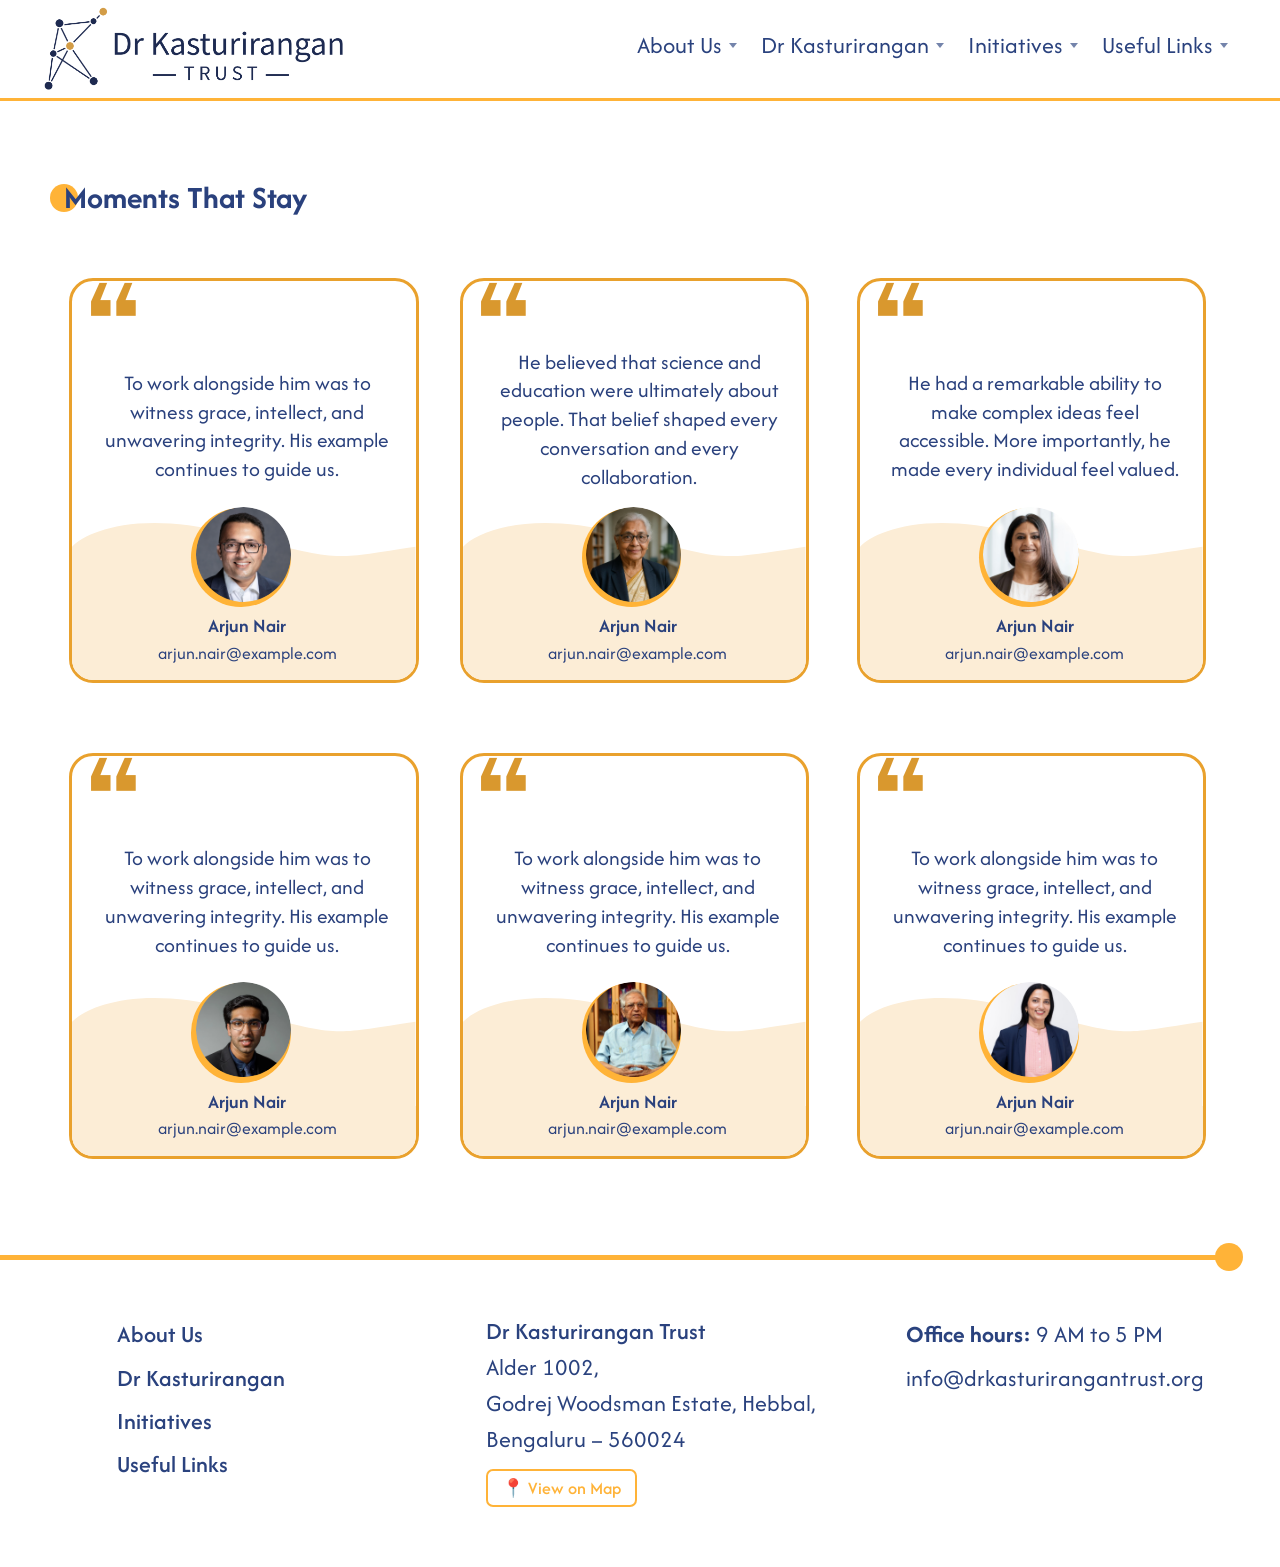
<file: memories.html>
<!DOCTYPE html>
<html lang="en">
<head>
  <meta charset="UTF-8">
  <meta name="viewport" content="width=device-width, initial-scale=1.0">
  <title>Memories — Dr Kasturirangan Trust</title>
  <link rel="preconnect" href="https://fonts.googleapis.com">
  <link rel="preconnect" href="https://fonts.gstatic.com" crossorigin>
  <link rel="stylesheet" href="https://fonts.googleapis.com/css2?family=Afacad:ital,wght@0,400;0,500;0,600;0,700;1,400;1,500;1,600;1,700&family=Agdasima&display=swap">
  <link rel="stylesheet" href="tokens.css">
  <link rel="stylesheet" href="shared.css">
  <link rel="stylesheet" href="memories.css">
  <link rel="stylesheet" href="mobile-shared.css">
  <link rel="stylesheet" href="mobile-memories.css">
</head>
<body>

  <!-- ============================================================
       NAV (identical across all pages)
  ============================================================ -->
  <nav class="site-nav">
    <a href="index.html" class="nav-logo">
      <img src="assets/images/logo-final.png" alt="Dr Kasturirangan Trust" style="height:86px;width:auto;">
    </a>
    <ul class="nav-links">
      <li>
        <a href="#">About Us <span class="nav-chev"></span></a>
        <div class="nav-dropdown">
          <a href="vision.html">Vision &amp; Mission</a>
          <a href="team.html">Team</a>
        </div>
      </li>
      <li>
        <a href="hislife.html">Dr Kasturirangan <span class="nav-chev"></span></a>
        <div class="nav-dropdown">
          <a href="hislife.html">His Life</a>
          <a href="writings.html">Space and Beyond &ndash; The Book</a>
        </div>
      </li>
      <li>
        <a href="fellowship.html">Initiatives <span class="nav-chev"></span></a>
        <div class="nav-dropdown">
          <a href="fellowship.html">Fellowship</a>
        </div>
      </li>
      <li>
        <a href="apply.html">Useful Links <span class="nav-chev"></span></a>
        <div class="nav-dropdown">
          <a href="apply.html">Apply</a>
          <a href="#contact">Contact Us</a>
        </div>
      </li>
    </ul>
    <button class="nav-hamburger" aria-label="Menu" aria-expanded="false"
            onclick="var n=this.closest('nav');var ul=n.querySelector('.nav-links');ul.classList.toggle('nav-open');this.setAttribute('aria-expanded',ul.classList.contains('nav-open'))">
      <svg width="24" height="24" viewBox="0 0 24 24" fill="none">
        <line x1="3" y1="6"  x2="21" y2="6"  stroke="currentColor" stroke-width="2" stroke-linecap="round"/>
        <line x1="3" y1="12" x2="21" y2="12" stroke="currentColor" stroke-width="2" stroke-linecap="round"/>
        <line x1="3" y1="18" x2="21" y2="18" stroke="currentColor" stroke-width="2" stroke-linecap="round"/>
      </svg>
    </button>
  </nav>

  <!-- ============================================================
       CARDS STAGE — heading + 6 memory cards, 3 cols × 2 rows
       Figma col lefts: 78 / 517 / 964px.  Row tops: 199 / 734px.
       Each card: 393×456px, 4px amber border, r=27px.
  ============================================================ -->
  <div class="mem-stage fit-canvas">

    <!-- heading: Figma H1 left=72 content_top=86, dot left=56 top=93 -->
    <div class="mem-head-dot" aria-hidden="true"></div>
    <h1 class="mem-h1" id="mem-heading">Moments That Stay</h1>

    <!-- -- Card 1: col 0, row 0 -- -->
    <article class="mem-card" data-row="0" data-col="0" aria-label="Memory 1">
      <span class="mem-quote-mark" aria-hidden="true">&ldquo;</span>
      <div class="mem-card-clip">
        <img class="mem-wave" src="assets/memories/vector-23.svg" alt="" aria-hidden="true">
        <p class="mem-quote">
          To work alongside him was to witness grace, intellect, and unwavering
          integrity. His example continues to guide us.
        </p>
        <div class="mem-avatar-ring" aria-hidden="true"></div>
        <img class="mem-avatar-img" src="assets/memories/ellipse-67.png" alt="">
        <div class="mem-strip" aria-hidden="true"></div>
        <p class="mem-name"><strong>Arjun Nair</strong><span>arjun.nair@example.com</span></p>
      </div>
    </article>

    <!-- -- Card 2: col 1, row 0 -- -->
    <article class="mem-card" data-row="0" data-col="1" aria-label="Memory 2">
      <span class="mem-quote-mark" aria-hidden="true">&ldquo;</span>
      <div class="mem-card-clip">
        <img class="mem-wave" src="assets/memories/vector-23.svg" alt="" aria-hidden="true">
        <p class="mem-quote">
          He believed that science and education were ultimately about people.
          That belief shaped every conversation and every collaboration.
        </p>
        <div class="mem-avatar-ring" aria-hidden="true"></div>
        <img class="mem-avatar-img" src="assets/memories/ellipse-70.png" alt="">
        <div class="mem-strip" aria-hidden="true"></div>
        <p class="mem-name"><strong>Arjun Nair</strong><span>arjun.nair@example.com</span></p>
      </div>
    </article>

    <!-- -- Card 3: col 2, row 0 -- -->
    <article class="mem-card" data-row="0" data-col="2" aria-label="Memory 3">
      <span class="mem-quote-mark" aria-hidden="true">&ldquo;</span>
      <div class="mem-card-clip">
        <img class="mem-wave" src="assets/memories/vector-23.svg" alt="" aria-hidden="true">
        <p class="mem-quote">
          He had a remarkable ability to make complex ideas feel accessible.
          More importantly, he made every individual feel valued.
        </p>
        <div class="mem-avatar-ring" aria-hidden="true"></div>
        <img class="mem-avatar-img" src="assets/memories/ellipse-72.png" alt="">
        <div class="mem-strip" aria-hidden="true"></div>
        <p class="mem-name"><strong>Arjun Nair</strong><span>arjun.nair@example.com</span></p>
      </div>
    </article>

    <!-- -- Card 4: col 0, row 1 -- -->
    <article class="mem-card" data-row="1" data-col="0" aria-label="Memory 4">
      <span class="mem-quote-mark" aria-hidden="true">&ldquo;</span>
      <div class="mem-card-clip">
        <img class="mem-wave" src="assets/memories/vector-23.svg" alt="" aria-hidden="true">
        <p class="mem-quote">
          To work alongside him was to witness grace, intellect, and unwavering
          integrity. His example continues to guide us.
        </p>
        <div class="mem-avatar-ring" aria-hidden="true"></div>
        <img class="mem-avatar-img" src="assets/memories/ellipse-76.png" alt="">
        <div class="mem-strip" aria-hidden="true"></div>
        <p class="mem-name"><strong>Arjun Nair</strong><span>arjun.nair@example.com</span></p>
      </div>
    </article>

    <!-- -- Card 5: col 1, row 1 -- -->
    <article class="mem-card" data-row="1" data-col="1" aria-label="Memory 5">
      <span class="mem-quote-mark" aria-hidden="true">&ldquo;</span>
      <div class="mem-card-clip">
        <img class="mem-wave" src="assets/memories/vector-23.svg" alt="" aria-hidden="true">
        <p class="mem-quote">
          To work alongside him was to witness grace, intellect, and unwavering
          integrity. His example continues to guide us.
        </p>
        <div class="mem-avatar-ring" aria-hidden="true"></div>
        <img class="mem-avatar-img" src="assets/memories/ellipse-77.png" alt="">
        <div class="mem-strip" aria-hidden="true"></div>
        <p class="mem-name"><strong>Arjun Nair</strong><span>arjun.nair@example.com</span></p>
      </div>
    </article>

    <!-- -- Card 6: col 2, row 1 -- -->
    <article class="mem-card" data-row="1" data-col="2" aria-label="Memory 6">
      <span class="mem-quote-mark" aria-hidden="true">&ldquo;</span>
      <div class="mem-card-clip">
        <img class="mem-wave" src="assets/memories/vector-23.svg" alt="" aria-hidden="true">
        <p class="mem-quote">
          To work alongside him was to witness grace, intellect, and unwavering
          integrity. His example continues to guide us.
        </p>
        <div class="mem-avatar-ring" aria-hidden="true"></div>
        <img class="mem-avatar-img" src="assets/memories/ellipse-78.png" alt="">
        <div class="mem-strip" aria-hidden="true"></div>
        <p class="mem-name"><strong>Arjun Nair</strong><span>arjun.nair@example.com</span></p>
      </div>
    </article>

  </div><!-- /.mem-stage -->

  <!-- ============================================================
       FOOTER RULE
  ============================================================ -->
  <div class="footer-rule-wrap">
    <div class="footer-rule"></div>
    <div class="footer-dot"></div>
  </div>

  <!-- ============================================================
       FOOTER
  ============================================================ -->
  <footer class="site-footer">
    <nav class="footer-nav" aria-label="Footer navigation">
      <a href="#">About Us</a>
      <a href="hislife.html">Dr Kasturirangan</a>
      <a href="fellowship.html">Initiatives</a>
      <a href="apply.html">Useful Links</a>
    </nav>
    <div class="footer-addr-block">
      <p class="footer-addr">
        <strong>Dr Kasturirangan Trust</strong><br>
        Alder 1002,<br>
        Godrej Woodsman Estate, Hebbal,<br>
        Bengaluru &ndash; 560024
      </p>
      <a href="https://maps.google.com/maps?q=Godrej+Woodsman+Estate,+Hebbal,+Bengaluru+560024"
         target="_blank" rel="noopener" class="footer-map-btn">&#128205; View on Map</a>
    </div>
    <div class="footer-contact" id="contact">
      <p><strong>Office hours:</strong> 9 AM to 5 PM</p>
      <a href="mailto:info@drkasturirangantrust.org">info@drkasturirangantrust.org</a>
</div>
  </footer>

<script src="nav.js"></script>
<script src="fit-canvas.js"></script>
</body>
</html>
</file>
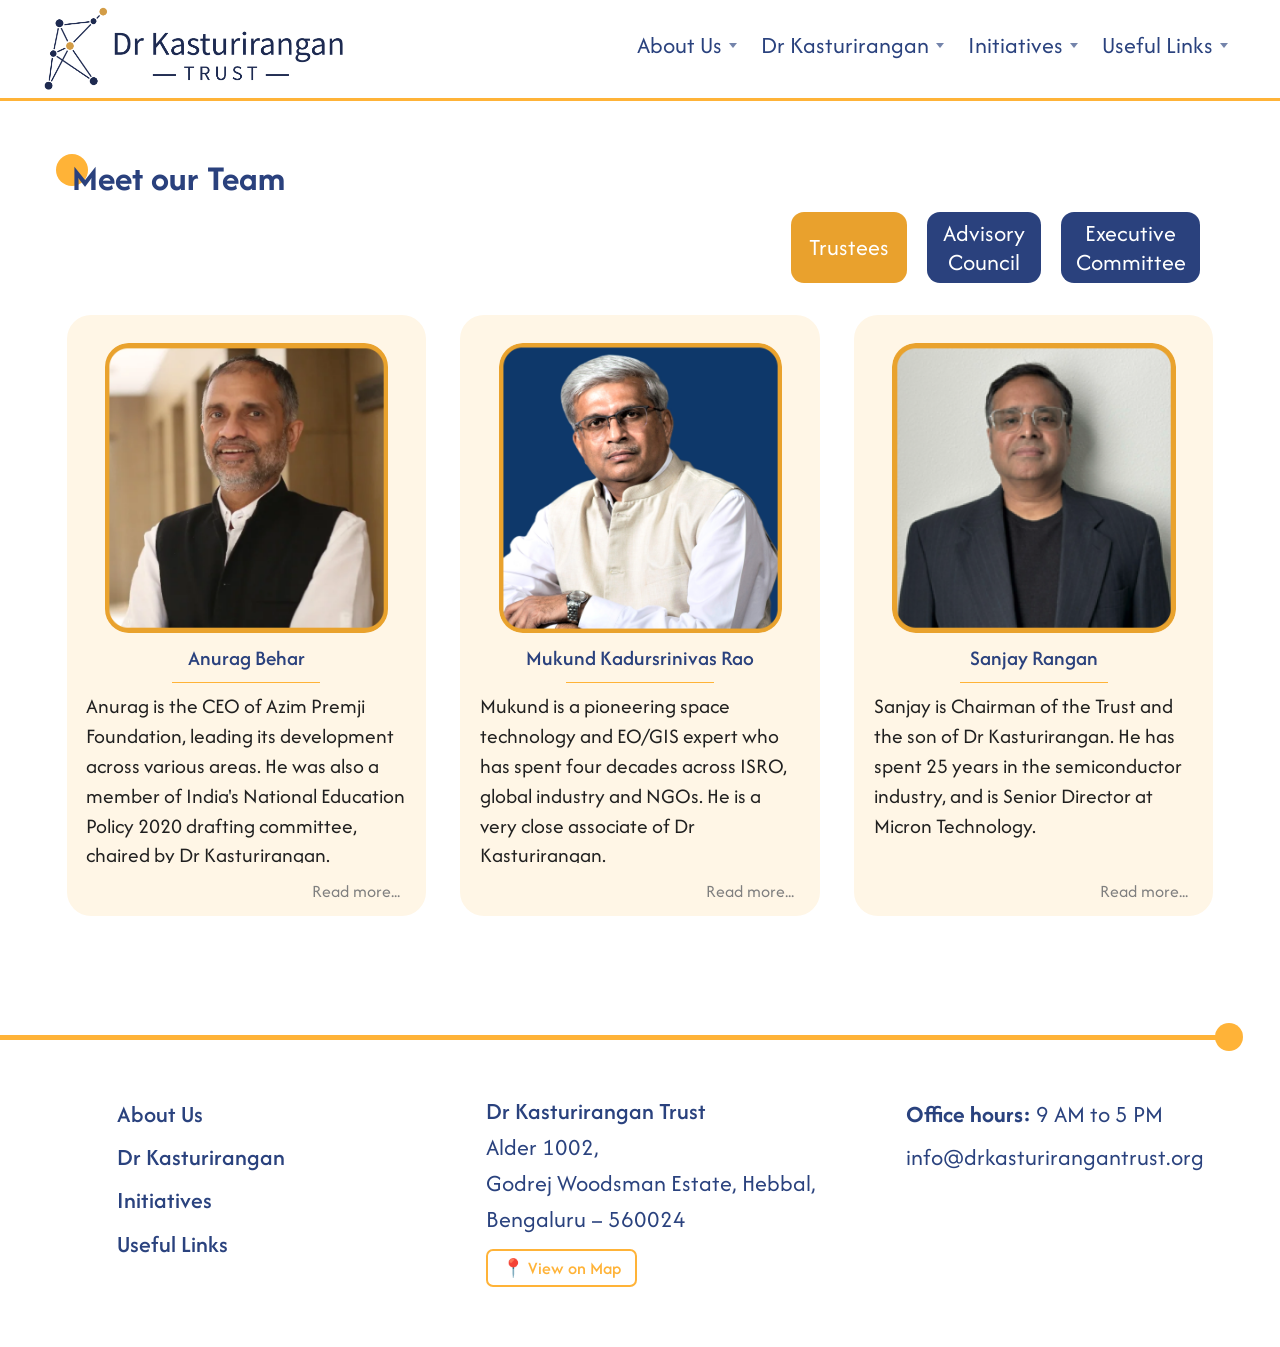
<file: team.html>
<!DOCTYPE html>
<html lang="en">
<head>
<meta charset="UTF-8">
  <link rel="preconnect" href="https://fonts.googleapis.com">
  <link rel="preconnect" href="https://fonts.gstatic.com" crossorigin>
  <link rel="stylesheet" href="https://fonts.googleapis.com/css2?family=Afacad:ital,wght@0,400;0,500;0,600;0,700;1,400;1,500;1,600;1,700&family=Agdasima&display=swap">
<meta name="viewport" content="width=device-width, initial-scale=1.0">
<title>Team &mdash; Dr Kasturirangan Trust</title>
<link rel="stylesheet" href="tokens.css">
<link rel="stylesheet" href="shared.css">
<style>
/* ================================================================
   TEAM &mdash; team.html
   Figma node 1029:1114 (cards view, canvas 1440×1429px)
   Figma node 1714:1293 (profile view, canvas 1440×2008px)
   Figma node 1776:106  (Council Members, canvas 1439×1480px)
   Figma node 1776:179  (Executive Steering Committee, 1439×1163px)
   ================================================================ */

.team-section {
  position: relative;
  min-height: 920px;
  padding-bottom: 32px;
  transition: min-height 0.3s ease;
}


/* Amber heading dot. Figma: dot ry=170 = heading ry=170 (same top edge, no y offset).
   dot rx=56, heading rx=72 ? left=56px places dot 16px left of heading text. */
.team-dot {
  position: absolute;
  top: 53px;
  left: 56px;
  width: 32px;
  height: 32px;
  border-radius: 50%;
  background: #ffb337;
}

/* Section heading */
.team-heading {
  position: absolute;
  top: 53px;
  left: 72px;
  font-family: var(--font-main);
  font-size: 36px;
  font-weight: var(--fw-bold);
  color: #2a417d;
  line-height: normal;
  margin: 0;
}

/* Category filter tabs */
.team-tabs {
  position: absolute;
  top: 111px;
  right: 80px;
  display: flex;
  gap: 20px;
}

.team-tab {
  display: flex;
  align-items: center;
  justify-content: center;
  height: 71px;
  border-radius: 13px;
  font-family: var(--font-main);
  font-size: 24px;
  font-weight: 400;
  color: #fff;
  border: none;
  cursor: pointer;
  line-height: 1.2;
  text-align: center;
}

.team-tab--trustees { width: 116px; background: #e9a12d; }
.team-tab--council  { width: 114px; background: #2a417d; }
.team-tab--exec     { width: 139px; background: #2a417d; }

/* ================================================================
   CARDS VIEW
   ================================================================ */

/* Cards container &mdash; Figma: top-[358px]?241px from section, left-[75px] */
.team-cards-row {
  position: absolute;
  top: 241px;
  left: 75px;
  display: flex;
  gap: 39px;
}

/* Individual card */
.team-card {
  position: relative;
  width: 404px;
  height: 676px;
  border-radius: 27px;
  background: #fff6e6;
  flex-shrink: 0;
}

/* Photo placeholder frame */
.team-card-frame {
  position: absolute;
  top: 31px;
  left: 43px;
  width: 319px;
  height: 326px;
  border-radius: 27px;
  border: 5px solid #ffb337;
  box-sizing: border-box;
}

/* Actual photo */
.team-card-photo {
  position: absolute;
  top: 31px;
  left: 43px;
  width: 319px;
  height: 326px;
  border-radius: 27px;
  object-fit: cover;
  object-position: top center;
  display: block;
}

/* Member name */
.team-card-name {
  position: absolute;
  top: 370px;
  left: 73px;
  width: 259px;
  text-align: center;
  font-family: var(--font-main);
  font-size: 24px;
  font-weight: var(--fw-medium);
  color: #2a417d;
  line-height: normal;
  margin: 0;
}

/* Amber divider */
.team-card-divider {
  position: absolute;
  top: 413px;
  left: 119px;
  width: 166px;
  height: 1px;
  background: #ffb337;
}

/* Description &mdash; collapsed */
.team-card-desc {
  position: absolute;
  top: 424px;
  left: 22px;
  width: 362px;
  font-family: var(--font-main);
  font-size: 24px;
  font-weight: 400;
  color: #202020;
  line-height: 33.6px;
  margin: 0;
  overflow: hidden;
  max-height: 192px;
}

/* Read more button on card */
.team-card-readmore {
  position: absolute;
  top: 627px;
  left: 247px;
  width: 157px;
  height: 42px;
  font-family: var(--font-main);
  font-size: 20px;
  font-weight: 400;
  color: #7f7f7f;
  background: none;
  border: none;
  cursor: pointer;
  text-align: center;
  padding: 0;
}

/* ================================================================
   PROFILE VIEW  (Figma node 1714:1293)
   Shown when a card's "Read more" is clicked.
   Panel: top-[353px]?236px from section, left-[79px], w-[1281px]
   ================================================================ */

.team-profile-panel {
  position: absolute;
  top: 236px;
  left: 79px;
  width: 1281px;
  background: #fff6e6;
  border-radius: 27px;
  padding: 56px 72px 60px;
  box-sizing: border-box;
}

/* Read less button &mdash; top-right of panel */
.team-profile-back {
  position: absolute;
  top: 28px;
  right: 36px;
  font-family: var(--font-main);
  font-size: 20px;
  font-weight: 400;
  color: #7f7f7f;
  background: none;
  border: none;
  cursor: pointer;
  padding: 0;
}

/* Flex row: photo column left, bio right */
.team-profile-inner {
  display: flex;
  gap: 66px;
  align-items: flex-start;
}

.team-profile-left {
  flex-shrink: 0;
  width: 320px;
  text-align: center;
}

/* Photo (members with image) */
.team-profile-photo {
  width: 320px;
  height: 326px;
  border-radius: 27px;
  object-fit: cover;
  object-position: top center;
  display: block;
}

/* Photo placeholder frame */
.team-profile-frame {
  width: 320px;
  height: 326px;
  border-radius: 27px;
  border: 5px solid #ffb337;
  box-sizing: border-box;
}

/* Name &mdash; below photo */
.team-profile-name {
  margin: 20px 0 0;
  font-family: var(--font-main);
  font-size: 24px;
  font-weight: var(--fw-medium);
  color: #2a417d;
  line-height: 1.3;
  text-align: center;
}

/* Full bio text */
.team-profile-bio {
  flex: 1;
  min-width: 0;
  font-family: var(--font-main);
  font-size: 24px;
  font-weight: 400;
  color: #202020;
  line-height: 33.6px;
}

.team-profile-bio p { margin: 0 0 1em; }
.team-profile-bio p:last-child { margin-bottom: 0; }

/* ================================================================
   COUNCIL MEMBERS & ESC VIEWS
   ================================================================ */
.team-list-view {
  position: absolute;
  top: 241px;
  left: 75px;
  width: 1290px;
}

/* 2-column layout for Council Members &mdash; two independent flex columns so
   row heights in each column don't force gaps (Figma uses absolute positioning). */
.council-grid {
  display: flex;
  gap: 0 80px;
}
.council-col {
  flex: 1;
  min-width: 0;
}

/* 3-column layout for ESC &mdash; independent flex columns, same pattern as council */
.esc-grid {
  display: flex;
  gap: 0 80px;
}
.esc-col {
  flex: 1;
  min-width: 0;
}

.team-list-member {
  padding-bottom: 48px;
}

.team-list-name {
  font-family: var(--font-main);
  font-size: 24px;
  font-style: normal;
  font-weight: 600;
  color: #202020;
  margin: 0 0 8px;
  line-height: 32px;
}

.team-list-desc {
  font-family: var(--font-main);
  font-size: 22px;
  font-style: italic;
  font-weight: 400;
  color: #202020;
  margin: 0;
  line-height: 29px;
}

.team-list-desc--red {
  color: #cd3426;
}
.team-list-desc--red-b {
  color: #b13a3a;
}

/* Active tab gets amber bg, inactive gets navy */
.team-tab.is-active { background: #e9a12d !important; }
.team-tab:not(.is-active) { background: #2a417d; }

/* Council Members pale background (Figma Rectangle 102: #fff6e7, r=27, w=1285).
   Content height is determined by flex columns; padding provides internal spacing. */
#council-content {
  background: #fff6e7;
  border-radius: 27px;
  padding: 49px 75px 50px 164px;
  box-sizing: border-box;
}

/* ESC pale background (Figma Rectangle 107: #fff6e7, r=27, w=1285).
   121px left padding (names at fx=196, bg at fx=75), 49px top, 92px right, 65px bottom. */
#esc-content {
  background: #fff6e7;
  border-radius: 27px;
  padding: 49px 92px 65px 121px;
  box-sizing: border-box;
}

/* Amber bindi dots &mdash; council (Ellipse 32&ndash;35, fx=216) and ESC (Ellipse 36&ndash;39, fx=172) */
#council-content .team-list-name::before,
#esc-content .team-list-name::before {
  content: '';
  display: inline-block;
  width: 10px;
  height: 10px;
  background: #ffb337;
  border-radius: 50%;
  margin-right: 13px;
  vertical-align: middle;
  position: relative;
  top: -1px;
}

/* Prevent display: flex/block on these elements from overriding [hidden] */
#team-cards-row[hidden],
#team-profile-panel[hidden],
#council-content[hidden],
#esc-content[hidden] { display: none !important; }
</style>
  <link rel="stylesheet" href="mobile-shared.css">
  <link rel="stylesheet" href="mobile-team.css">
</head>
<body>

<!-- NAV -->
<nav class="site-nav">
  <a href="index.html" class="nav-logo">
    <img src="assets/images/logo-final.png" alt="Dr Kasturirangan Trust" style="height:86px;width:auto;">
  </a>
  <ul class="nav-links">
    <li>
      <a href="vision.html">About Us <span class="nav-chev"></span></a>
      <div class="nav-dropdown">
        <a href="vision.html">Vision &amp; Mission</a>
        <a href="team.html">Team</a>
      </div>
    </li>
    <li>
      <a href="hislife.html">Dr Kasturirangan <span class="nav-chev"></span></a>
      <div class="nav-dropdown">
        <a href="hislife.html">His Life</a>
        <a href="writings.html">Space and Beyond &ndash; The Book</a>
      </div>
    </li>
    <li>
      <a href="fellowship.html">Initiatives <span class="nav-chev"></span></a>
      <div class="nav-dropdown">
        <a href="fellowship.html">Fellowship</a>
      </div>
    </li>
    <li>
      <a href="#">Useful Links <span class="nav-chev"></span></a>
      <div class="nav-dropdown">
        <a href="apply.html">Apply</a>
        <a href="#contact">Contact Us</a>
      </div>
    </li>
  </ul>
  <button class="nav-hamburger" aria-label="Menu" aria-expanded="false"
          onclick="var n=this.closest('nav');var ul=n.querySelector('.nav-links');ul.classList.toggle('nav-open');this.setAttribute('aria-expanded',ul.classList.contains('nav-open'))">
    <svg width="24" height="24" viewBox="0 0 24 24" fill="none">
      <line x1="3" y1="6"  x2="21" y2="6"  stroke="currentColor" stroke-width="2" stroke-linecap="round"/>
      <line x1="3" y1="12" x2="21" y2="12" stroke="currentColor" stroke-width="2" stroke-linecap="round"/>
      <line x1="3" y1="18" x2="21" y2="18" stroke="currentColor" stroke-width="2" stroke-linecap="round"/>
    </svg>
  </button>
</nav>

<!-- TEAM SECTION -->
<section class="team-section" id="team-section" aria-label="Meet our Team">

  <div class="team-dot" aria-hidden="true"></div>
  <h1 class="team-heading">Meet our Team</h1>

  <!-- Category filter tabs -->
  <div class="team-tabs" role="group" aria-label="Team categories">
    <button class="team-tab team-tab--trustees is-active" aria-pressed="true"
            onclick="showTeamView('trustees', this)">Trustees</button>
    <button class="team-tab team-tab--council" aria-pressed="false"
            onclick="showTeamView('council', this)">Advisory<br>Council</button>
    <button class="team-tab team-tab--exec" aria-pressed="false"
            onclick="showTeamView('esc', this)">Executive<br>Committee</button>
  </div>

  <!-- -- CARDS VIEW (default) -- -->
  <div id="team-cards-row" class="team-cards-row fit-canvas" role="list">

    <!-- Anurag Behar -->
    <article class="team-card" role="listitem" aria-labelledby="name-anurag">
      <img class="team-card-photo" src="assets/team/anurag-behar.png" alt="Anurag Behar">
      <h2 id="name-anurag" class="team-card-name">Anurag Behar</h2>
      <div class="team-card-divider" aria-hidden="true"></div>
      <p class="team-card-desc">
        Anurag is the CEO of Azim Premji Foundation, leading its
        development across various areas. He was also a member of India's
        National Education Policy 2020 drafting committee, chaired by
        Dr Kasturirangan.
      </p>
      <button class="team-card-readmore"
              aria-expanded="false"
              onclick="openProfile('anurag')">Read more...</button>
    </article>

    <!-- Mukund Kadursrinivas Rao -->
    <article class="team-card" role="listitem" aria-labelledby="name-mukund">
      <img class="team-card-photo"
           src="assets/team/mukund-rao.png"
           alt="Mukund Kadursrinivas Rao">
      <h2 id="name-mukund" class="team-card-name">Mukund Kadursrinivas Rao</h2>
      <div class="team-card-divider" aria-hidden="true"></div>
      <p class="team-card-desc">
        Mukund is a pioneering space technology and EO/GIS expert who has
        spent four decades across ISRO, global industry and NGOs. He is a
        very close associate of Dr Kasturirangan.
      </p>
      <button class="team-card-readmore"
              aria-expanded="false"
              onclick="openProfile('mukund')">Read more...</button>
    </article>

    <!-- Sanjay Rangan -->
    <article class="team-card" role="listitem" aria-labelledby="name-sanjay">
      <img class="team-card-photo" src="assets/team/sanjay-rangan.png" alt="Sanjay Rangan">
      <h2 id="name-sanjay" class="team-card-name">Sanjay Rangan</h2>
      <div class="team-card-divider" aria-hidden="true"></div>
      <p class="team-card-desc">
        Sanjay is Chairman of the Trust and the son of Dr Kasturirangan.
        He has spent 25 years in the semiconductor industry, and is
        Senior Director at Micron Technology.
      </p>
      <button class="team-card-readmore"
              aria-expanded="false"
              onclick="openProfile('sanjay')">Read more...</button>
    </article>

  </div>

  <!-- -- PROFILE VIEW (hidden until Read more clicked) -- -->
  <article id="team-profile-panel" class="team-profile-panel" hidden aria-labelledby="profile-heading">

    <button class="team-profile-back" onclick="closeProfile()">Read less...</button>

    <div class="team-profile-inner">
      <!-- Left column: photo + name -->
      <div class="team-profile-left">
        <div id="profile-photo-slot"></div>
        <h2 id="profile-heading" class="team-profile-name"></h2>
      </div>
      <!-- Right column: full bio -->
      <div class="team-profile-bio" id="profile-bio"></div>
    </div>

  </article>

  <!-- -- COUNCIL MEMBERS VIEW (shown when Council tab is active) -- -->
  <div id="council-content" class="team-list-view" hidden aria-label="Advisory Council">
    <div class="council-grid">

      <!-- Left column -->
      <div class="council-col">
        <div class="team-list-member">
          <p class="team-list-name">Dr. Devi Shetty</p>
          <p class="team-list-desc">Chairman &ndash; Narayana Health<br>
            Chairman &ndash; Board of Governors, IIM Bangalore<br>
            Chairman &ndash; Academics Committee, Healthcare Sector Skill Council<br>
            Trustee &ndash; Vayah Vikas Trust</p>
        </div>
        <div class="team-list-member">
          <p class="team-list-name">Shri. M.R. Jaishankar</p>
          <p class="team-list-desc">Executive Chairman, Brigade Group</p>
        </div>
        <div class="team-list-member">
          <p class="team-list-name">Dr. V. Narayanan</p>
          <p class="team-list-desc">Chairman, ISRO<br>
            Secretary, Department of Space</p>
        </div>
        <div class="team-list-member">
          <p class="team-list-name">Shri. SV Ranganath</p>
          <p class="team-list-desc">Former Chief Secretary, Government of Karnataka</p>
        </div>
      </div>

      <!-- Right column -->
      <div class="council-col">
        <div class="team-list-member">
          <p class="team-list-name">Shri. S. Ramadorai</p>
          <p class="team-list-desc">Co-Chair, Advisory Council; former CEO and MD, TCS</p>
        </div>
        <div class="team-list-member">
          <p class="team-list-name">Prof. Spenta Wadia</p>
          <p class="team-list-desc">Founding Director, International Centre for Theoretical Sciences<br>
            Infosys-ICTS Homi Bhabha Chair Professor</p>
        </div>
        <div class="team-list-member">
          <p class="team-list-name">Prof. Sridhara Murthi</p>
          <p class="team-list-desc">Advisor, Chancellor's Advisory Board, Jain Deemed to be University<br>
            Honorary Director, International Institute of Space Law</p>
        </div>
        <div class="team-list-member">
          <p class="team-list-name">Dr. B. N. Suresh</p>
          <p class="team-list-desc">Chair, Executive Committee; former Director, VSSC and IIST</p>
        </div>
      </div>

    </div>
  </div>

  <!-- -- EXECUTIVE STEERING COMMITTEE VIEW -- -->
  <div id="esc-content" class="team-list-view" hidden aria-label="Executive Committee">
    <div class="esc-grid">

      <!-- Column 1 -->
      <div class="esc-col">
        <div class="team-list-member">
          <p class="team-list-name">Smt. Githa Shankar</p>
          <p class="team-list-desc">Founder, Brigade Foundation</p>
        </div>
        <div class="team-list-member">
          <p class="team-list-name">Prof. MB Rajani</p>
          <p class="team-list-desc">Professor, School of Humanities<br>
            National Institute of Advanced Studies</p>
        </div>
      </div>

      <!-- Column 2 -->
      <div class="esc-col">
        <div class="team-list-member">
          <p class="team-list-name">Dr. Leena Wadia</p>
          <p class="team-list-desc">Vice Chancellor, The University of Trans-Disciplinary Health Sciences and Technology</p>
        </div>
        <div class="team-list-member">
          <p class="team-list-name">Prof. M. K. Sridhar</p>
          <p class="team-list-desc">Founder Chancellor &amp; Board Member, Chanakya University (Bengaluru)</p>
        </div>
      </div>

      <!-- Column 3 -->
      <div class="esc-col">
        <div class="team-list-member">
          <p class="team-list-name">Dr. Narayan Rao</p>
          <p class="team-list-desc">Executive Director, SRM Group of Institutions</p>
        </div>
      </div>

    </div>
  </div>

</section>

<!-- FOOTER RULE -->
<div class="footer-rule-wrap">
  <div class="footer-rule"></div>
  <div class="footer-dot"></div>
</div>

<!-- FOOTER -->
<footer class="site-footer">
  <nav class="footer-nav" aria-label="Footer navigation">
    <a href="vision.html">About Us</a>
    <a href="kasturirangan.html">Dr Kasturirangan</a>
    <a href="fellowship.html">Initiatives</a>
    <a href="#">Useful Links</a>
  </nav>
  <div class="footer-addr-block">
    <p class="footer-addr">
      <strong>Dr Kasturirangan Trust</strong><br>
      Alder 1002,<br>
      Godrej Woodsman Estate, Hebbal,<br>
      Bengaluru &ndash; 560024
    </p>
    <a href="https://maps.google.com/maps?q=Godrej+Woodsman+Estate,+Hebbal,+Bengaluru+560024" target="_blank" rel="noopener" class="footer-map-btn">&#128205; View on Map</a>
  </div>
  <div class="footer-contact" id="contact">
    <p><strong>Office hours:</strong> 9 AM to 5 PM</p>
    <a href="mailto:info@drkasturirangantrust.org">info@drkasturirangantrust.org</a>
  </div>
</footer>

<script src="nav.js"></script>
<script src="fit-canvas.js"></script>
<script>
/* -- Tab switching -- */
function showTeamView(view, btn) {
  var section  = document.getElementById('team-section');
  var cards    = document.getElementById('team-cards-row');
  var profile  = document.getElementById('team-profile-panel');
  var council  = document.getElementById('council-content');
  var esc      = document.getElementById('esc-content');

  // Hide everything first
  cards.hidden   = true;
  profile.hidden = true;
  council.hidden = true;
  esc.hidden     = true;
  section.classList.remove('profile-open');

  // Show requested view and set min-height
  if (view === 'trustees') {
    cards.hidden = false;
    section.style.minHeight = '';
  } else if (view === 'council') {
    council.hidden = false;
    if (window.innerWidth > 768) section.style.minHeight = '1363px';
  } else if (view === 'esc') {
    esc.hidden = false;
    if (window.innerWidth > 768) section.style.minHeight = '1046px';
  }

  // Update tab active state
  var tabs = document.querySelectorAll('.team-tab');
  tabs.forEach(function(t) {
    t.classList.remove('is-active');
    t.setAttribute('aria-pressed', 'false');
  });
  btn.classList.add('is-active');
  btn.setAttribute('aria-pressed', 'true');
}

/* -- Member data -- */
var members = {
  anurag: {
    name: "Anurag Behar",
    hasPhoto: true,
    photoSrc: "assets/team/anurag-behar.png",
    bio: [
      "Anurag has been responsible for Azim Premji Foundation as its CEO since 2010, leading its development across multiple areas of work, as it has grown to become one of the largest philanthropic institutions in the world.",
      "Deeply valuing genuine grassroots work, he has been closely engaged in the development of the Foundation&rsquo;s own Field work &mdash; to help improve equity and quality of the public education system. More recently, the Foundation&rsquo;s own operations have expanded to public health and livelihoods of vulnerable communities.",
      "Anurag led the establishment of the Azim Premji University in Bangalore, as its Founding Vice Chancellor, a role in which he served from 2010 to 2022. He is also the founding Chancellor of the Azim Premji University in Bhopal, established in 2023.",
      "Along with Dr Kasturirangan, Anurag was a member of the drafting committee of India&rsquo;s National Education Policy 2020 and part of the group constituted by the Government of India to develop the National Curricular Frameworks for Schools and Teacher Education.",
      "Anurag writes widely, including a fortnightly column for the national newspapers Live Mint and The Hindustan Times. His book &lsquo;A Matter of the Heart&rsquo; paints a grassroots picture of education in India."
    ]
  },
  mukund: {
    name: "Mukund Kadursrinivas Rao",
    hasPhoto: true,
    photoSrc: "assets/team/mukund-rao.png",
    bio: [
      "Mukund Kadursrinivas Rao is an expert in space technology and information systems, specialising in Earth Observation, GIS, data science, policy, and Futures. He holds a PhD and MPhil in Remote Sensing and GIS, and a Master&rsquo;s in Geology.",
      "With over four decades of leadership across government, industry, and non-profits, he possesses a holistic understanding of national, regional, and global space ecosystems. Spending over half his career at ISRO and Indian government, Mukund spearheaded Indian remote sensing applications, creating frameworks for GIS Resource Information Systems, Natural Resources Censuses, Spatial Data Infrastructures, National GIS, large GIS systems for Delhi and Karnataka, and a Tata Trusts spatial agri-advisory system for farmers.",
      "Commercially, he directed solutions including Middle Eastern Enterprise GIS, Municipal GIS, National Spatial Metadata portals, Power distribution GIS, and Automated mapping from Images for USA and Japan.",
      "As a prominent think-tank voice, Mukund has forethought on policies of Indian Space futures, Human Space Flight, Space privatisation and international collaborations, alongside frameworks for algorithmic governance, geospatial standards, AI, UAS, and water networks. Currently, he is focused on UN SDG tracking, AI-driven farmer-and-supply chain policies, public-good space systems, and Futures studies.",
      "Mukund is deeply influenced by his long-standing association and relationship with Dr. Kasturirangan."
    ]
  },
  sanjay: {
    name: "Sanjay Rangan",
    hasPhoto: true,
    photoSrc: "assets/team/sanjay-rangan.png",
    bio: [
      "Sanjay Rangan is Chairman of the Trust and the son of Dr Kasturirangan. An engineer by training, he has spent 25 years in the semiconductor industry, helping bring new memory and logic technologies from early development into products.",
      "He is a Senior Director at Micron Technology, and before that spent more than two decades at Intel. Over his career he has built and led engineering teams in the US and Singapore, and has been named as an inventor on over 20 US patents.",
      "He holds a PhD in engineering from The Pennsylvania State University."
    ]
  }
};

function openProfile(key) {
  var m = members[key];
  var section = document.getElementById('team-section');
  var cards   = document.getElementById('team-cards-row');
  var panel   = document.getElementById('team-profile-panel');

  /* Populate photo slot */
  var slot = document.getElementById('profile-photo-slot');
  if (m.hasPhoto) {
    slot.innerHTML = '<img class="team-profile-photo" src="' + m.photoSrc + '" alt="' + m.name + '">';
  } else {
    slot.innerHTML = '<div class="team-profile-frame" aria-hidden="true"></div>';
  }

  /* Populate name */
  document.getElementById('profile-heading').textContent = m.name;

  /* Populate bio */
  document.getElementById('profile-bio').innerHTML =
    m.bio.map(function(p){ return '<p>' + p + '</p>'; }).join('');

  /* Switch views */
  cards.hidden = true;
  panel.hidden = false;

  /* Set section height only on desktop (mobile: position:static, let flow determine height) */
  setTimeout(function() {
    if (window.innerWidth > 768) {
      section.style.minHeight = (panel.offsetTop + panel.offsetHeight + 80) + 'px';
    }
  }, 50);

  /* Scroll so the section heading is visible, clear of the nav (113px) */
  var sectionTop = section.getBoundingClientRect().top + window.scrollY;
  window.scrollTo({ top: Math.max(0, sectionTop - 130), behavior: 'smooth' });
}

function closeProfile() {
  var section = document.getElementById('team-section');
  var cards   = document.getElementById('team-cards-row');
  var panel   = document.getElementById('team-profile-panel');

  panel.hidden = true;
  cards.hidden = false;
  section.style.minHeight = '';

  var sectionTop = section.getBoundingClientRect().top + window.scrollY;
  window.scrollTo({ top: Math.max(0, sectionTop - 130), behavior: 'smooth' });
}
</script>
</body>
</html>
</file>
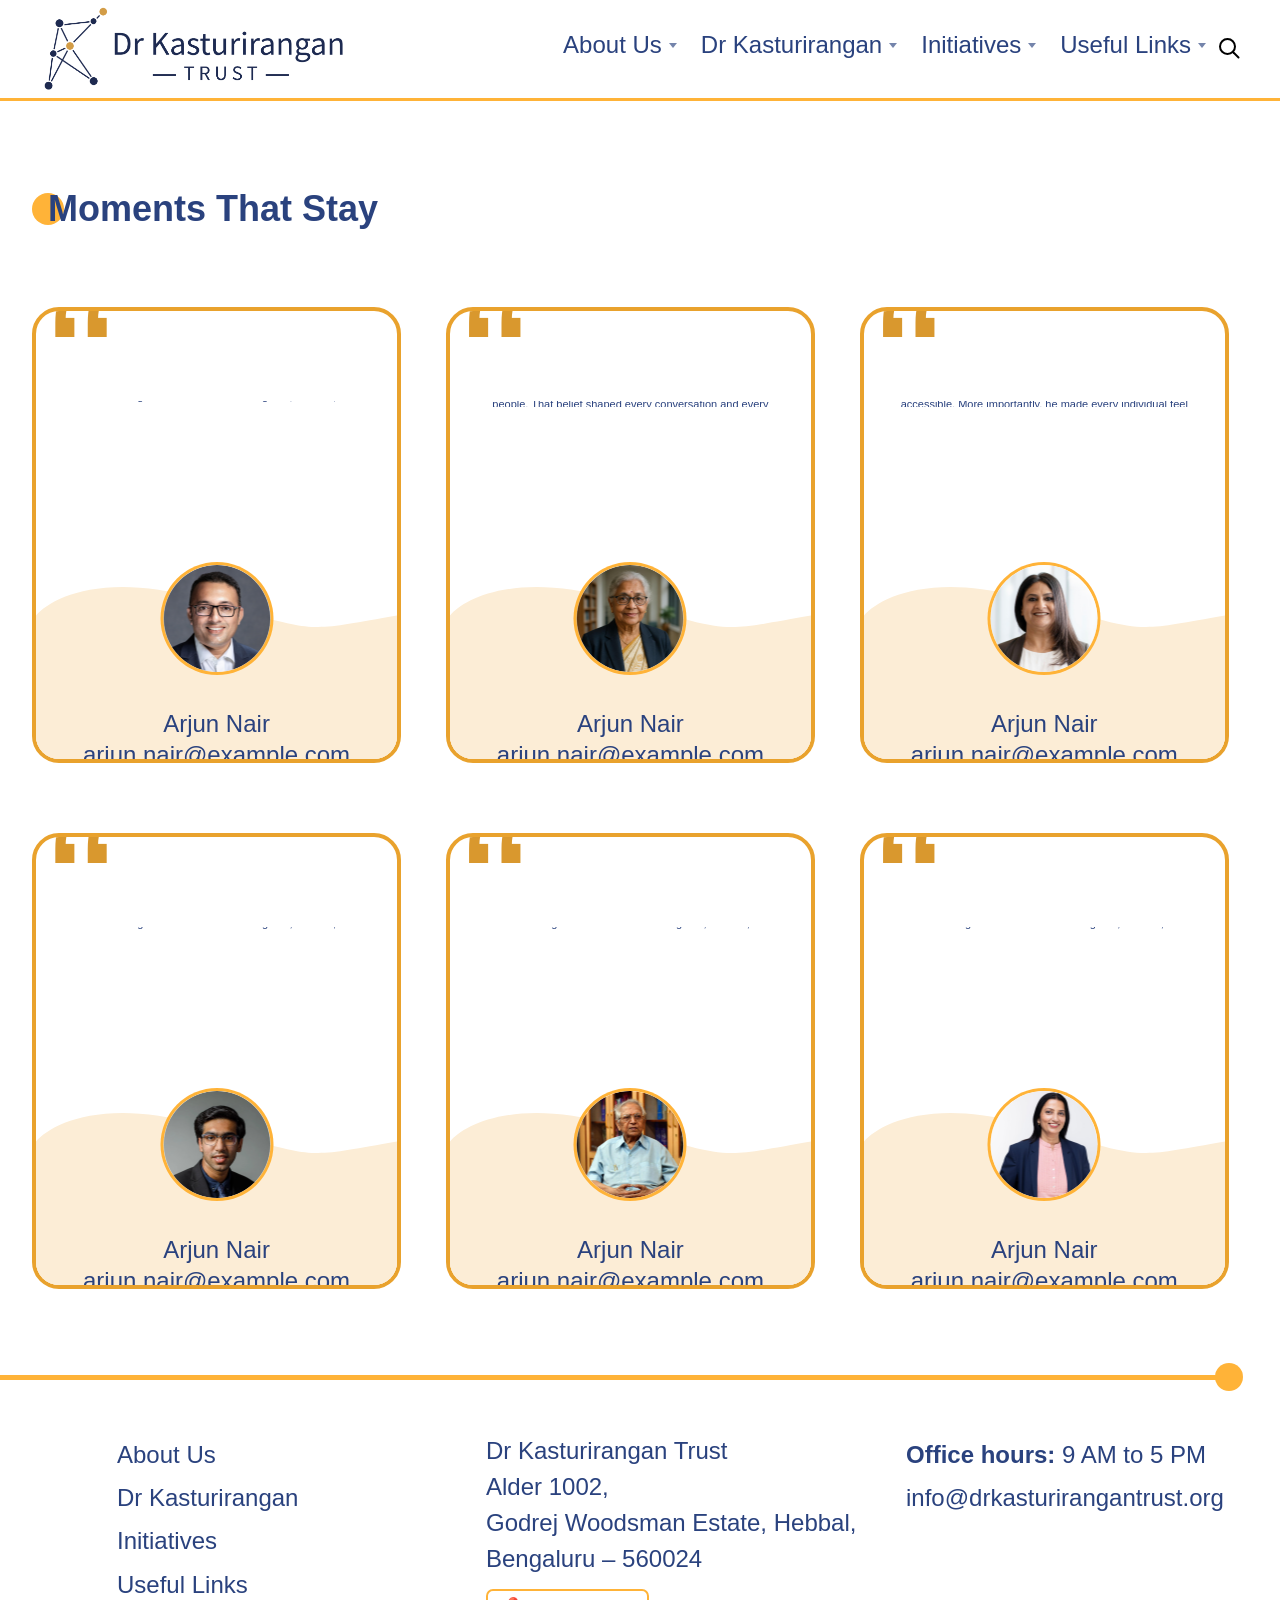
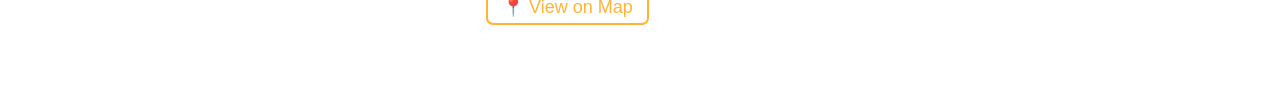
<file: testimonials.html>
<!DOCTYPE html>
<html lang="en">
<head>
<meta charset="UTF-8">
<meta name="viewport" content="width=device-width, initial-scale=1.0">
<title>Memories — Dr Kasturirangan Trust</title>
<link rel="stylesheet" href="tokens.css">
<link rel="stylesheet" href="shared.css">
<style>
/* ================================================================
   TESTIMONIALS — testimonials.html
   Figma node 856:1338 (1440×1793px canvas)
   Heading: "Moments That Stay", 36px bold navy, amber dot 32px.
   6 cards in 3×2 grid. Card: 393×456px, border 4px #e9a22d, r=27px.
   Col positions: 78 / 517 / 964px ? col-gap ˜ 50px.
   Row positions: 312px / 847px ? row-gap ˜ 79px.
   ================================================================ */

.testimonials-section {
  padding: clamp(40px, 6.8vw, 98px) clamp(16px, 4vw, 58px) clamp(32px, 5.6vw, 80px) clamp(16px, 3.9vw, 56px);
}

/* Heading row: amber dot + "Moments That Stay" */
.testimonials-heading-row {
  display: flex;
  align-items: center;
  gap: 0;
  margin-bottom: 77px;
}

.testimonials-dot {
  width: 32px;
  height: 32px;
  border-radius: 50%;
  background: var(--c-accent);
  flex-shrink: 0;
  margin-right: -16px;
}

.testimonials-heading-row h1 {
  font-size: var(--fs-h2);
  font-weight: var(--fw-bold);
  color: var(--c-primary);
}

/* 3-column fluid grid. */
.testimonials-grid {
  display: grid;
  grid-template-columns: repeat(3, 1fr);
  column-gap: clamp(16px, 3.5vw, 50px);
  row-gap: clamp(40px, 5.5vw, 79px);
}

/* -------------------------------------------------------
   TESTIMONIAL CARD
   Upper white section: large amber quote mark + quote text.
   Photo (107px circle) floats between white section and wave.
   Wave SVG (168px tall) transitions white to cream.
   Cream band (#fcedd6) at bottom with name and email.
   ------------------------------------------------------- */

/* Card: fluid width, fixed height (internal layout uses absolute px from top). */
.tc-card {
  width: 100%;
  height: 456px;
  border: 4px solid #e9a22d;
  border-radius: 27px;
  overflow: hidden;
  background: #fff;
  position: relative;
}

/* Upper white zone: 0–276px (Figma wave starts at 276px). */
.tc-upper {
  position: absolute;
  top: 0; left: 0; right: 0;
  height: 276px;
  overflow: hidden;
}

/* 200px Agdasima opening double-quote mark.
   Figma: glyph starts ~20px above card top; clips at overflow:hidden. */
.tc-quote-mark {
  position: absolute;
  top: -20px;
  left: 12px;
  font-family: var(--font-deco);
  font-size: 200px;
  color: var(--c-amber-border);
  line-height: 0.7;
  pointer-events: none;
}

/* Quote text: vertically centered in 90–276px zone (white section only).
   Figma text y=99–227px; wave starts at 276px so bottom = 456-276 = 180px. */
.tc-quote-text {
  position: absolute;
  top: 90px;
  bottom: 180px;
  left: 24px;
  right: 24px;
  display: flex;
  align-items: center;
  justify-content: center;
  text-align: center;
  font-size: 24px; /* JS will override to largest size that fits */
  font-weight: var(--fw-regular);
  color: var(--c-primary);
  line-height: 1.35;
  overflow: hidden;
}

/* Wave fills 276–456px (180px; Figma wave 168px, scales cleanly). */
.tc-wave-section {
  position: absolute;
  top: 276px; left: 0; right: 0;
  height: 180px;
}

.tc-wave-img {
  width: 100%; height: 100%;
  display: block;
}

/* Circular portrait: Figma photo y=254px from card top, centered.
   Amber ring via box-shadow (Figma Ellipse 68: 112×112 behind photo). */
.tc-photo {
  position: absolute;
  width: 107px;
  height: 107px;
  border-radius: 50%;
  object-fit: cover;
  object-position: top center;
  left: 50%;
  transform: translateX(-50%);
  top: 254px;
  z-index: 4;
  box-shadow: 0 0 0 3px var(--c-accent);
}

/* Cream name band: Figma y=400–456px from card top. */
.tc-band {
  position: absolute;
  bottom: 0; left: 0; right: 0;
  height: 56px;
  background: #fcedd6;
  text-align: center;
  padding: 4px 16px 8px;
  z-index: 3;
}

.tc-name {
  font-size: var(--fs-body-lg);
  font-weight: var(--fw-medium);
  color: var(--c-primary);
  line-height: 1.4;
}

.tc-email {
  font-size: var(--fs-body-lg);
  font-weight: var(--fw-regular);
  color: var(--c-primary);
  line-height: 1.2;
}

/* -------------------------------------------------------
   RESPONSIVE
   ------------------------------------------------------- */

@media (max-width: 1350px) {
  .testimonials-section { padding-left: 32px; }
}

@media (max-width: 900px) {
  .testimonials-grid { grid-template-columns: repeat(2, 1fr); }
}

@media (max-width: 580px) {
  .testimonials-section { padding: 48px 20px 48px; }
  .testimonials-grid { grid-template-columns: 1fr; }
}
</style>
  <link rel="stylesheet" href="mobile-shared.css">
</head>
<body>

<!-- NAV -->
<nav class="site-nav">
  <a href="index.html" class="nav-logo">
    <img src="assets/images/logo-final.png" alt="Dr Kasturirangan Trust" style="height:86px;width:auto;">
  </a>
  <ul class="nav-links">
    <li>
      <a href="vision.html">About Us <span class="nav-chev"></span></a>
      <div class="nav-dropdown">
        <a href="vision.html">Vision &amp; Mission</a>
        <a href="team.html">Team</a>
      </div>
    </li>
    <li>
      <a href="kasturirangan.html">Dr Kasturirangan <span class="nav-chev"></span></a>
      <div class="nav-dropdown">
        <a href="kasturirangan.html">His Life</a>
        <a href="writings.html">Space and Beyond &ndash; The Book</a>
      </div>
    </li>
    <li>
      <a href="fellowship.html">Initiatives <span class="nav-chev"></span></a>
      <div class="nav-dropdown">
        <a href="fellowship.html">Fellowship</a>
      </div>
    </li>
    <li>
      <a href="#">Useful Links <span class="nav-chev"></span></a>
      <div class="nav-dropdown">
        <a href="apply.html">Apply</a>
        <a href="#">Contact Us</a>
      </div>
    </li>
  </ul>
  <button class="nav-search-btn" aria-label="Search">
    <svg width="22" height="22" viewBox="0 0 22 22" fill="none" xmlns="http://www.w3.org/2000/svg">
      <circle cx="9.5" cy="9.5" r="7.5" stroke="currentColor" stroke-width="2"/>
      <line x1="15.5" y1="15.5" x2="20.5" y2="20.5" stroke="currentColor" stroke-width="2" stroke-linecap="round"/>
    </svg>
  </button>
  <!-- Hamburger — visible only on mobile via shared.css -->
  <button class="nav-hamburger" aria-label="Menu" aria-expanded="false"
          onclick="var n=this.closest('nav');var ul=n.querySelector('.nav-links');ul.classList.toggle('nav-open');this.setAttribute('aria-expanded',ul.classList.contains('nav-open'))">
    <svg width="24" height="24" viewBox="0 0 24 24" fill="none">
      <line x1="3" y1="6"  x2="21" y2="6"  stroke="currentColor" stroke-width="2" stroke-linecap="round"/>
      <line x1="3" y1="12" x2="21" y2="12" stroke="currentColor" stroke-width="2" stroke-linecap="round"/>
      <line x1="3" y1="18" x2="21" y2="18" stroke="currentColor" stroke-width="2" stroke-linecap="round"/>
    </svg>
  </button>
</nav>

<!-- TESTIMONIALS SECTION -->
<section class="testimonials-section">
  <div class="testimonials-heading-row">
    <div class="testimonials-dot"></div>
    <h1>Moments That Stay</h1>
  </div>

  <div class="testimonials-grid">

    <!-- Row 1, Card 1 -->
    <div class="tc-card">
      <div class="tc-upper">
        <p class="tc-quote-mark">&ldquo;</p>
        <p class="tc-quote-text">To work alongside him was to witness grace, intellect, and unwavering integrity. His example continues to guide us.</p>
      </div>
      <div class="tc-wave-section">
        <img class="tc-wave-img" src="assets/images/testimonial-wave.svg" alt="">
        
      </div>
            <img class="tc-photo" src="assets/images/testimonial-photo-1.png" alt="Arjun Nair">
      <div class="tc-band">
        <p class="tc-name">Arjun Nair</p>
        <p class="tc-email">arjun.nair@example.com</p>
      </div>
    </div>

    <!-- Row 1, Card 2 -->
    <div class="tc-card">
      <div class="tc-upper">
        <p class="tc-quote-mark">&ldquo;</p>
        <p class="tc-quote-text">He believed that science and education were ultimately about people. That belief shaped every conversation and every collaboration.</p>
      </div>
      <div class="tc-wave-section">
        <img class="tc-wave-img" src="assets/images/testimonial-wave.svg" alt="">
        
      </div>
            <img class="tc-photo" src="assets/images/testimonial-photo-2.png" alt="Arjun Nair">
      <div class="tc-band">
        <p class="tc-name">Arjun Nair</p>
        <p class="tc-email">arjun.nair@example.com</p>
      </div>
    </div>

    <!-- Row 1, Card 3 -->
    <div class="tc-card">
      <div class="tc-upper">
        <p class="tc-quote-mark">&ldquo;</p>
        <p class="tc-quote-text">He had a remarkable ability to make complex ideas feel accessible. More importantly, he made every individual feel valued.</p>
      </div>
      <div class="tc-wave-section">
        <img class="tc-wave-img" src="assets/images/testimonial-wave.svg" alt="">
        
      </div>
            <img class="tc-photo" src="assets/images/testimonial-photo-3.png" alt="Arjun Nair">
      <div class="tc-band">
        <p class="tc-name">Arjun Nair</p>
        <p class="tc-email">arjun.nair@example.com</p>
      </div>
    </div>

    <!-- Row 2, Card 4 -->
    <div class="tc-card">
      <div class="tc-upper">
        <p class="tc-quote-mark">&ldquo;</p>
        <p class="tc-quote-text">To work alongside him was to witness grace, intellect, and unwavering integrity. His example continues to guide us.</p>
      </div>
      <div class="tc-wave-section">
        <img class="tc-wave-img" src="assets/images/testimonial-wave.svg" alt="">
        
      </div>
            <img class="tc-photo" src="assets/images/testimonial-photo-4.png" alt="Arjun Nair">
      <div class="tc-band">
        <p class="tc-name">Arjun Nair</p>
        <p class="tc-email">arjun.nair@example.com</p>
      </div>
    </div>

    <!-- Row 2, Card 5 -->
    <div class="tc-card">
      <div class="tc-upper">
        <p class="tc-quote-mark">&ldquo;</p>
        <p class="tc-quote-text">To work alongside him was to witness grace, intellect, and unwavering integrity. His example continues to guide us.</p>
      </div>
      <div class="tc-wave-section">
        <img class="tc-wave-img" src="assets/images/testimonial-wave.svg" alt="">
        
      </div>
            <img class="tc-photo" src="assets/images/testimonial-photo-5.png" alt="Arjun Nair">
      <div class="tc-band">
        <p class="tc-name">Arjun Nair</p>
        <p class="tc-email">arjun.nair@example.com</p>
      </div>
    </div>

    <!-- Row 2, Card 6 -->
    <div class="tc-card">
      <div class="tc-upper">
        <p class="tc-quote-mark">&ldquo;</p>
        <p class="tc-quote-text">To work alongside him was to witness grace, intellect, and unwavering integrity. His example continues to guide us.</p>
      </div>
      <div class="tc-wave-section">
        <img class="tc-wave-img" src="assets/images/testimonial-wave.svg" alt="">
        
      </div>
            <img class="tc-photo" src="assets/images/testimonial-photo-6.png" alt="Arjun Nair">
      <div class="tc-band">
        <p class="tc-name">Arjun Nair</p>
        <p class="tc-email">arjun.nair@example.com</p>
      </div>
    </div>

  </div>
</section>

<!-- FOOTER RULE -->
<div class="footer-rule-wrap">
  <div class="footer-rule"></div>
  <div class="footer-dot"></div>
</div>

<!-- FOOTER -->
<footer class="site-footer">
  <nav class="footer-nav" aria-label="Footer navigation">
    <a href="vision.html">About Us</a>
    <a href="kasturirangan.html">Dr Kasturirangan</a>
    <a href="fellowship.html">Initiatives</a>
    <a href="#">Useful Links</a>
  </nav>
  <div class="footer-addr-block">
    <p class="footer-addr">
      <strong>Dr Kasturirangan Trust</strong><br>
      Alder 1002,<br>
      Godrej Woodsman Estate, Hebbal,<br>
      Bengaluru &ndash; 560024
    </p>
    <a href="https://maps.google.com/maps?q=Godrej+Woodsman+Estate,+Hebbal,+Bengaluru+560024" target="_blank" rel="noopener" class="footer-map-btn">&#128205; View on Map</a>
  </div>
  <div class="footer-contact">
    <p><strong>Office hours:</strong> 9 AM to 5 PM</p>
    <a href="mailto:info@drkasturirangantrust.org">info@drkasturirangantrust.org</a>
</div>
</footer>

<script src="nav.js"></script>
<script>
(function () {
  var MAX = 24, MIN = 11;

  function fitOne(el) {
    /* Reset to max, then step down until content fits the box. */
    var fs = MAX;
    el.style.fontSize = fs + 'px';

    /* clientHeight = box height (top/bottom anchored absolute element).
       scrollHeight = rendered content height inside the flex container.
       We temporarily switch align-items so scrollHeight is measurable. */
    el.style.alignItems = 'flex-start';
    while (fs > MIN && el.scrollHeight > el.clientHeight) {
      fs -= 0.5;
      el.style.fontSize = fs + 'px';
    }
    el.style.alignItems = 'center'; /* restore vertical centering */
  }

  function fitAll() {
    document.querySelectorAll('.tc-quote-text').forEach(fitOne);
  }

  /* Run after layout is painted so clientHeight is correct. */
  if (document.readyState === 'loading') {
    document.addEventListener('DOMContentLoaded', fitAll);
  } else {
    fitAll();
  }

  /* Re-fit on resize (debounced 120 ms). */
  var timer;
  window.addEventListener('resize', function () {
    clearTimeout(timer);
    timer = setTimeout(fitAll, 120);
  });
})();
</script>
</body>
</html>
</file>
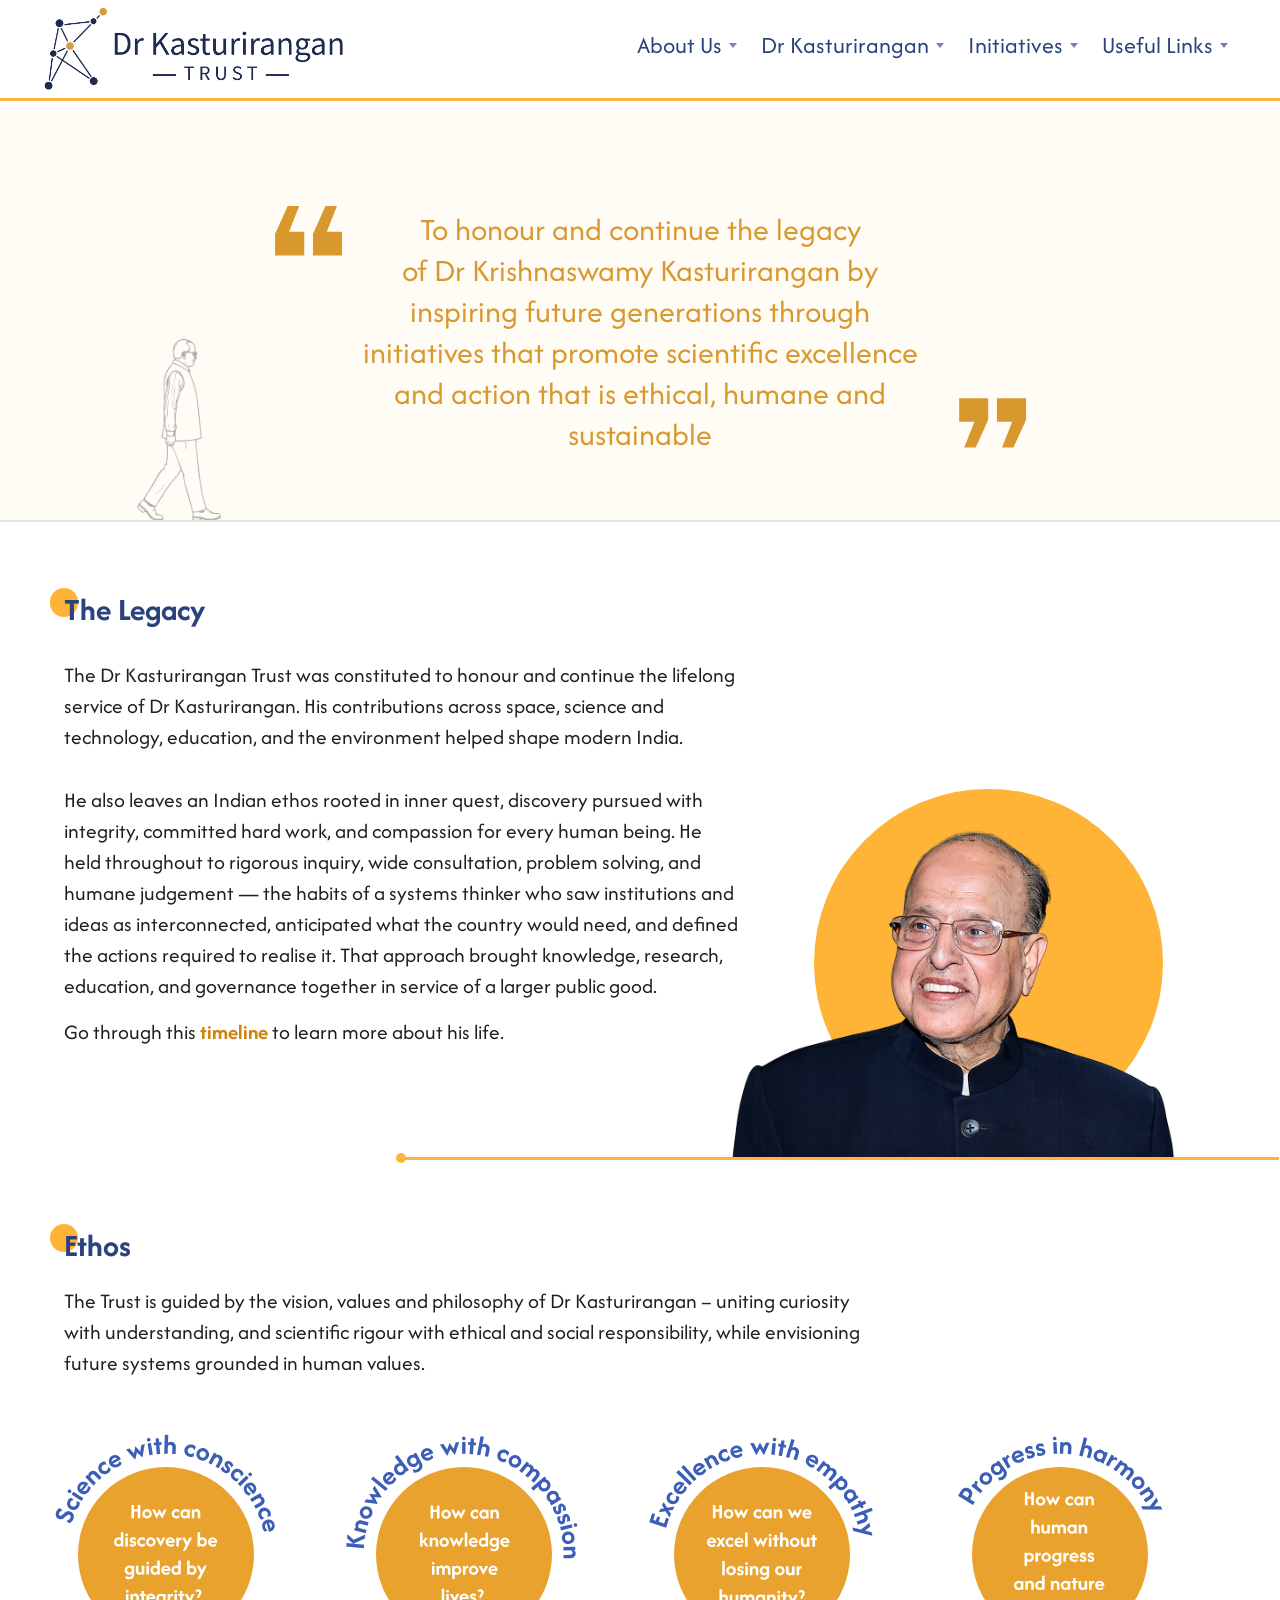
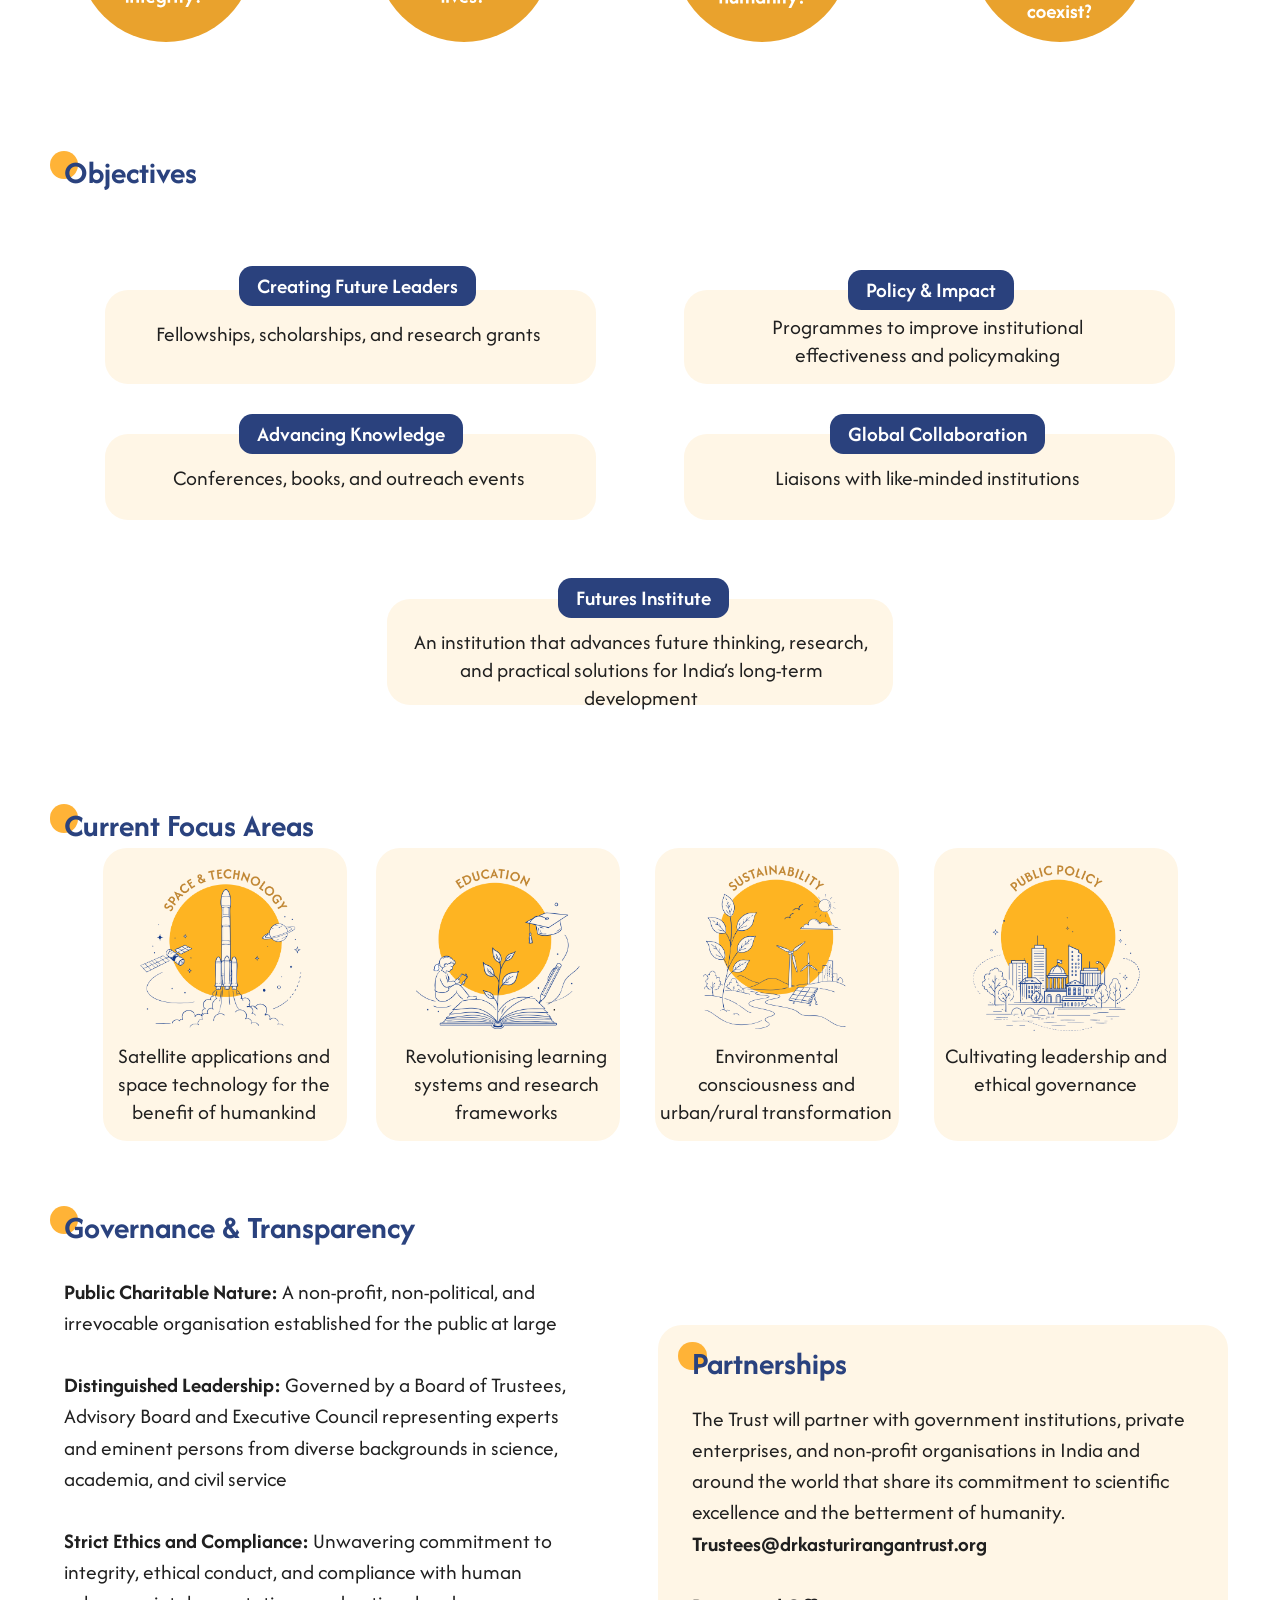
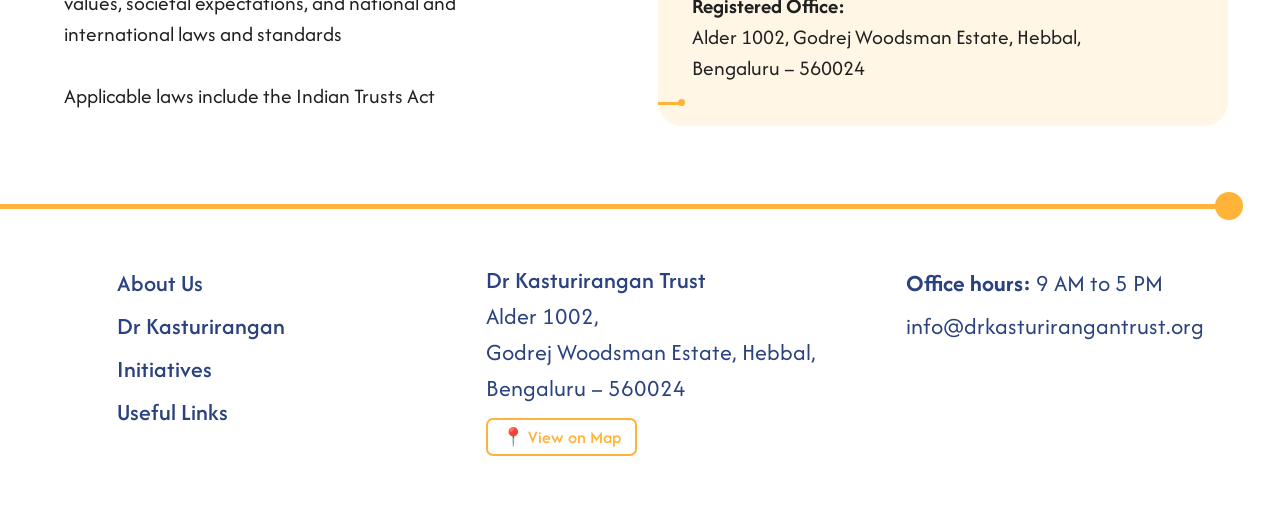
<file: vision.html>
<!DOCTYPE html>
<html lang="en">
<head>
  <meta charset="UTF-8">
  <link rel="preconnect" href="https://fonts.googleapis.com">
  <link rel="preconnect" href="https://fonts.gstatic.com" crossorigin>
  <link rel="stylesheet" href="https://fonts.googleapis.com/css2?family=Afacad:ital,wght@0,400;0,500;0,600;0,700;1,400;1,500;1,600;1,700&family=Agdasima&display=swap">
  <meta name="viewport" content="width=device-width, initial-scale=1.0">
  <title>Vision &amp; Mission &mdash; Dr Kasturirangan Trust</title>
  <link rel="stylesheet" href="tokens.css">
  <link rel="stylesheet" href="shared.css">
  <link rel="stylesheet" href="vision.css">
  <link rel="stylesheet" href="mobile-shared.css">
  <link rel="stylesheet" href="mobile-vision.css">
</head>
<body>

<!-- â”€â”€ SHARED NAV â”€â”€â”€â”€â”€â”€â”€â”€â”€â”€â”€â”€â”€â”€â”€â”€â”€â”€â”€â”€â”€â”€â”€â”€â”€â”€â”€â”€â”€â”€â”€â”€â”€â”€â”€â”€â”€â”€â”€â”€â”€â”€â”€â”€ -->
<nav class="site-nav">
  <a href="index.html" class="nav-logo">
    <img src="assets/images/logo-final.png" alt="Dr Kasturirangan Trust" style="height:86px;width:auto;">
  </a>
  <ul class="nav-links">
    <li class="nav-item has-dropdown">
      <a href="vision.html">About Us <span class="nav-chev"></span></a>
      <div class="nav-dropdown">
        <a href="vision.html">Vision &amp; Mission</a>
        <a href="team.html">Team</a>
      </div>
    </li>
    <li class="nav-item has-dropdown">
      <a href="hislife.html">Dr Kasturirangan <span class="nav-chev"></span></a>
      <div class="nav-dropdown">
        <a href="hislife.html">His Life</a>
        <a href="writings.html">Space and Beyond &ndash; The Book</a>
      </div>
    </li>
    <li class="nav-item has-dropdown">
      <a href="fellowship.html">Initiatives <span class="nav-chev"></span></a>
      <div class="nav-dropdown">
        <a href="fellowship.html">Fellowship</a>
      </div>
    </li>
    <li class="nav-item has-dropdown">
      <a href="#">Useful Links <span class="nav-chev"></span></a>
      <div class="nav-dropdown">
        <a href="apply.html">Apply</a>
        <a href="#contact">Contact Us</a>
      </div>
    </li>
  </ul>
  <button class="nav-hamburger" aria-label="Menu" aria-expanded="false"
          onclick="var n=this.closest('nav');var ul=n.querySelector('.nav-links');ul.classList.toggle('nav-open');this.setAttribute('aria-expanded',ul.classList.contains('nav-open'))">
    <svg width="24" height="24" viewBox="0 0 24 24" fill="none">
      <line x1="3" y1="6"  x2="21" y2="6"  stroke="currentColor" stroke-width="2" stroke-linecap="round"/>
      <line x1="3" y1="12" x2="21" y2="12" stroke="currentColor" stroke-width="2" stroke-linecap="round"/>
      <line x1="3" y1="18" x2="21" y2="18" stroke="currentColor" stroke-width="2" stroke-linecap="round"/>
    </svg>
  </button>
</nav>

<!-- â”€â”€ VISION & MISSION WRAP â”€â”€â”€â”€â”€â”€â”€â”€â”€â”€â”€â”€â”€â”€â”€â”€â”€â”€â”€â”€â”€â”€â”€â”€â”€â”€â”€â”€â”€â”€â”€â”€â”€â”€ -->
<div class="vm-wrap fit-canvas">

  <!-- Mission section: overflow:hidden clips the 300px quote glyphs exactly as Anima's <section> does -->
  <section class="vm-mission-section" aria-label="Mission statement">
    <!-- Opening large quote mark — section-relative left=301, top=0 -->
    <div class="vm-quote" style="left:301px;top:50px">&ldquo;</div>

    <!-- Mission statement text — section-relative top=112 (7rem) -->
    <p class="vm-mission-text">
      To honour and continue the legacy<br>
      of Dr Krishnaswamy Kasturirangan by inspiring future generations
      through initiatives that promote scientific excellence and action that
      is ethical, humane and sustainable
    </p>

    <!-- Closing large quote mark — section-relative left=1070, rotated.
         top=100 so the rotated glyph lands in the lower half of the 461px section. -->
    <div class="vm-quote" style="left:1070px;top:136px;transform:rotate(180deg)">&ldquo;</div>

    <!-- Decorative outline portrait — section-relative left=154, top=257 -->
    <img class="vm-layer" src="assets/visionmission/layer-1.png" alt="">
  </section>

  <!-- Gray separator below mission section -->
  <div class="vm-gray-rule" style="top:471px;width:1440px"></div>

  <!-- â”€â”€ LEGACY SECTION â”€â”€â”€â”€â”€â”€â”€â”€â”€â”€â”€â”€â”€â”€â”€â”€â”€â”€â”€â”€â”€â”€â”€â”€â”€â”€â”€â”€â”€â”€â”€â”€â”€â”€â”€â”€â”€â”€â”€ -->
  <div class="vm-dot" style="top:548px;left:56px"></div>
  <h1 class="vm-h1" style="top:548px">The Legacy</h1>

  <p class="vm-body" style="top:629px;left:72px;width:759px;line-height:35px;max-height:390px;overflow:hidden">
    The Dr Kasturirangan Trust was constituted to honour and continue
    the lifelong service of Dr Kasturirangan. His contributions
    across space, science and technology, education, and the environment
    helped shape modern India.<br><br>
    He also leaves an Indian ethos rooted in inner quest, discovery pursued with
    integrity, committed hard work, and compassion for every human being.
    He held throughout to rigorous inquiry, wide consultation,
    problem solving, and humane judgement — the habits of a systems
    thinker who saw institutions and ideas as interconnected,
    anticipated what the country would need, and defined the actions
    required to realise it. That approach brought knowledge, research,
    education, and governance together in service of a larger public good.
  </p>

  <!-- Amber decorative circle (BEFORE photo for z-order) -->
  <div class="vm-deco-circle"></div>

  <!-- Legacy photo (AFTER circle so it renders on top) -->
  <img class="vm-legacy-photo" src="assets/visionmission/photo-for-vision-mission-1.png" alt="Dr Kasturirangan">

  <!-- Timeline link -->
  <p class="vm-body" style="top:1032px;left:72px;width:534px;line-height:normal">
    Go through this <a href="hislife.html">timeline</a> to learn more about his life.
  </p>

  <!-- Small amber dot + amber horizontal rule -->
  <div style="position:absolute;left:446px;top:1184px;width:11px;height:11px;border-radius:6px;background:#ffb337"></div>
  <div class="vm-amber-rule" style="top:1188px;left:453px;width:986px"></div>

  <!-- â”€â”€ ETHOS SECTION â”€â”€â”€â”€â”€â”€â”€â”€â”€â”€â”€â”€â”€â”€â”€â”€â”€â”€â”€â”€â”€â”€â”€â”€â”€â”€â”€â”€â”€â”€â”€â”€â”€â”€â”€â”€â”€â”€â”€â”€ -->
  <div class="vm-dot" style="top:1263px;left:56px"></div>
  <h2 class="vm-h2" style="top:1263px">Ethos</h2>

  <p class="vm-body" style="top:1333px;left:72px;width:915px">
    The Trust is guided by the vision, values and philosophy of Dr Kasturirangan – uniting curiosity with understanding, and scientific
    rigour with ethical and social responsibility, while envisioning
    future systems grounded in human values.
  </p>

  <!-- Ethos item 1: Science with conscience -->
  <img class="vm-ethos-title" style="left:50px;top:1484px;width:262px;height:163px"
       src="assets/visionmission/science-with-conscience.svg" alt="Science with conscience">
  <img class="vm-ethos-ellipse" style="left:88px"
       src="assets/visionmission/ellipse-18.svg" alt="">
  <img class="vm-ethos-quest" style="left:128px;top:1579px;width:117px;height:116px"
       src="assets/visionmission/how-can-discovery-be-guided-by-integrity.svg"
       alt="How can discovery be guided by integrity">

  <!-- Ethos item 2: Knowledge with compassion -->
  <img class="vm-ethos-title" style="left:374px;top:1485px;width:282px;height:194px"
       src="assets/visionmission/knowledge-with-compassion.svg" alt="Knowledge with compassion">
  <img class="vm-ethos-ellipse" style="left:423px"
       src="assets/visionmission/ellipse-18.svg" alt="">
  <img class="vm-ethos-quest" style="left:472px;top:1579px;width:102px;height:112px"
       src="assets/visionmission/how-can-knowledge-improve-lives.svg"
       alt="How can knowledge improve lives">

  <!-- Ethos item 3: Excellence with empathy -->
  <img class="vm-ethos-title" style="left:719px;top:1488px;width:270px;height:166px"
       src="assets/visionmission/excellence-with-empathy.svg" alt="Excellence with empathy">
  <img class="vm-ethos-ellipse" style="left:758px"
       src="assets/visionmission/ellipse-18.svg" alt="">
  <img class="vm-ethos-quest" style="left:795px;top:1579px;width:124px;height:116px"
       src="assets/visionmission/how-can-we-excel-without-losing-our-humanity.svg"
       alt="How can we excel without losing our humanity">

  <!-- Ethos item 4: Progress in harmony -->
  <img class="vm-ethos-title" style="left:1070px;top:1486px;width:240px;height:140px"
       src="assets/visionmission/progress-in-harmony.svg" alt="Progress in harmony">
  <img class="vm-ethos-ellipse" style="left:1093px"
       src="assets/visionmission/ellipse-18.svg" alt="">
  <img class="vm-ethos-quest" style="left:1141px;top:1565px;width:102px;height:143px"
       src="assets/visionmission/how-can-human-progress-and-nature-coexist.svg"
       alt="How can human progress and nature coexist">

  <!-- â”€â”€ OBJECTIVES SECTION â”€â”€â”€â”€â”€â”€â”€â”€â”€â”€â”€â”€â”€â”€â”€â”€â”€â”€â”€â”€â”€â”€â”€â”€â”€â”€â”€â”€â”€â”€â”€â”€â”€â”€â”€ -->
  <div class="vm-dot" style="top:1856px;left:56px"></div>
  <h2 class="vm-h2" style="top:1856px">Objectives</h2>

  <!-- Card 1: Creating Future Leaders -->
  <div class="vm-obj-card" style="left:118px;top:2013px;width:553px;height:105px"></div>
  <div class="vm-obj-tag"  style="left:269px;top:1986px"></div>
  <p class="vm-obj-label"  style="left:269px;top:1986px">Creating Future Leaders</p>
  <p class="vm-obj-desc"   style="left:118px;top:2046px;width:549px">Fellowships, scholarships, and research grants</p>

  <!-- Card 2: Policy & Impact -->
  <div class="vm-obj-card" style="left:769px;top:2013px;width:553px;height:105px"></div>
  <div class="vm-obj-tag"  style="left:954px;top:1990px"></div>
  <p class="vm-obj-label"  style="left:954px;top:1990px">Policy &amp; Impact</p>
  <p class="vm-obj-desc"   style="left:769px;top:2039px;width:549px">Programmes to improve institutional<br> effectiveness and policymaking</p>

  <!-- Card 3: Advancing Knowledge -->
  <div class="vm-obj-card" style="left:118px;top:2175px;width:553px;height:96px"></div>
  <div class="vm-obj-tag"  style="left:269px;top:2152px"></div>
  <p class="vm-obj-label"  style="left:269px;top:2152px">Advancing Knowledge</p>
  <p class="vm-obj-desc"   style="left:118px;top:2208px;width:549px">Conferences, books, and outreach events</p>

  <!-- Card 4: Global Collaboration -->
  <div class="vm-obj-card" style="left:769px;top:2175px;width:553px;height:96px"></div>
  <div class="vm-obj-tag"  style="left:934px;top:2152px"></div>
  <p class="vm-obj-label"  style="left:934px;top:2152px">Global Collaboration</p>
  <p class="vm-obj-desc"   style="left:769px;top:2208px;width:549px">Liaisons with like-minded institutions</p>

  <!-- Card 5: Futures Institute (wide) -->
  <div class="vm-obj-card" style="left:435px;top:2360px;width:570px;height:119px"></div>
  <div class="vm-obj-tag"  style="left:628px;top:2337px"></div>
  <p class="vm-obj-label"  style="left:628px;top:2337px">Futures Institute</p>
  <p class="vm-obj-desc"   style="left:451px;top:2393px;width:541px">An institution that advances future thinking, research, and practical solutions for India&rsquo;s long-term development</p>

  <!-- â”€â”€ FOCUS AREAS SECTION â”€â”€â”€â”€â”€â”€â”€â”€â”€â”€â”€â”€â”€â”€â”€â”€â”€â”€â”€â”€â”€â”€â”€â”€â”€â”€â”€â”€â”€â”€â”€â”€â”€â”€ -->
  <div class="vm-dot" style="top:2591px;left:56px"></div>
  <h2 class="vm-h2" style="top:2591px">Current Focus Areas</h2>

  <!-- Focus area cards -->
  <div class="vm-focus-card" style="left:116px"></div>
  <img class="vm-focus-img" style="left:157px" src="assets/visionmission/space-and-tech-vm-2.png" alt="Space and Technology">
  <p class="vm-focus-text"   style="left:122px">Satellite applications and space technology for the benefit of humankind</p>

  <div class="vm-focus-card" style="left:423px"></div>
  <img class="vm-focus-img" style="left:464px" src="assets/visionmission/education-vm-2.png" alt="Education">
  <p class="vm-focus-text"   style="left:439px">Revolutionising learning systems and research frameworks</p>

  <div class="vm-focus-card" style="left:737px"></div>
  <img class="vm-focus-img" style="left:778px" src="assets/visionmission/sustainability-vm-2.png" alt="Environment & Sustainability">
  <p class="vm-focus-text"   style="left:743px">Environmental consciousness and urban/rural transformation</p>

  <div class="vm-focus-card" style="left:1051px"></div>
  <img class="vm-focus-img" style="left:1092px" src="assets/visionmission/public-policy-vm-2.png" alt="Public Policy">
  <p class="vm-focus-text"   style="left:1057px">Cultivating leadership and ethical governance</p>

  <!-- â”€â”€ GOVERNANCE SECTION â”€â”€â”€â”€â”€â”€â”€â”€â”€â”€â”€â”€â”€â”€â”€â”€â”€â”€â”€â”€â”€â”€â”€â”€â”€â”€â”€â”€â”€â”€â”€â”€â”€â”€â”€ -->
  <div class="vm-dot" style="top:3043px;left:56px"></div>
  <h2 class="vm-h2" style="top:3043px">Governance &amp; Transparency</h2>

  <p class="vm-body" style="top:3123px;left:72px;width:568px">
    <strong>Public Charitable Nature:</strong> A non-profit,
    non-political, and irrevocable organisation established for the public at large<br><br>
    <strong>Distinguished Leadership:</strong> Governed by a Board of
    Trustees, Advisory Board and Executive Council representing experts
    and eminent persons from diverse backgrounds in science, academia, and civil service<br><br>
    <strong>Strict Ethics and Compliance:</strong> Unwavering commitment
    to integrity, ethical conduct, and compliance with human values,
    societal expectations, and national and international laws and standards<br><br>
    Applicable laws include the Indian Trusts Act
  </p>

  <!-- â”€â”€ PARTNERSHIPS SECTION â”€â”€â”€â”€â”€â”€â”€â”€â”€â”€â”€â”€â”€â”€â”€â”€â”€â”€â”€â”€â”€â”€â”€â”€â”€â”€â”€â”€â”€â”€â”€â”€â”€ -->
  <div class="vm-partner-box"></div>

  <div class="vm-dot" style="top:3196px;left:763px"></div>
  <h2 class="vm-h2" style="top:3196px;left:779px">Partnerships</h2>

  <p class="vm-body" style="top:3266px;left:779px;width:564px">
    The Trust will partner with government institutions, private
    enterprises, and non-profit organisations in India and around the
    world that share its commitment to scientific excellence and the
    betterment of humanity.<br>
    <strong>Trustees@drkasturirangantrust.org</strong><br><br>
    <strong>Registered Office:</strong><br>
    Alder 1002, Godrej Woodsman Estate, Hebbal,<br>
    Bengaluru &ndash; 560024
  </p>

  <!-- Small amber indicator at partnerships box bottom-left -->
  <div style="position:absolute;left:763px;top:3598px;width:8px;height:8px;border-radius:4px;background:#ffb337"></div>
  <div class="vm-amber-rule" style="top:3601px;left:740px;width:25px"></div>

</div><!-- end .vm-wrap -->

<!-- â”€â”€ SHARED FOOTER â”€â”€â”€â”€â”€â”€â”€â”€â”€â”€â”€â”€â”€â”€â”€â”€â”€â”€â”€â”€â”€â”€â”€â”€â”€â”€â”€â”€â”€â”€â”€â”€â”€â”€â”€â”€â”€â”€â”€â”€â”€â”€â”€ -->
<div class="footer-rule-wrap">
  <div class="footer-rule"></div>
  <div class="footer-dot"></div>
</div>
<footer class="site-footer">
  <nav class="footer-nav" aria-label="Footer navigation">
    <a href="vision.html">About Us</a>
    <a href="hislife.html">Dr Kasturirangan</a>
    <a href="fellowship.html">Initiatives</a>
    <a href="#">Useful Links</a>
  </nav>
  <div class="footer-addr-block">
    <p class="footer-addr">
      <strong>Dr Kasturirangan Trust</strong><br>
      Alder 1002,<br>
      Godrej Woodsman Estate, Hebbal,<br>
      Bengaluru &ndash; 560024
    </p>
    <a href="https://maps.google.com/maps?q=Godrej+Woodsman+Estate,+Hebbal,+Bengaluru+560024" target="_blank" rel="noopener" class="footer-map-btn">&#128205; View on Map</a>
  </div>
  <div class="footer-contact" id="contact">
    <p><strong>Office hours:</strong> 9 AM to 5 PM</p>
    <a href="mailto:info@drkasturirangantrust.org">info@drkasturirangantrust.org</a>
</div>
</footer>

<script src="nav.js"></script>
<script src="fit-canvas.js"></script>
</body>
</html>
</file>
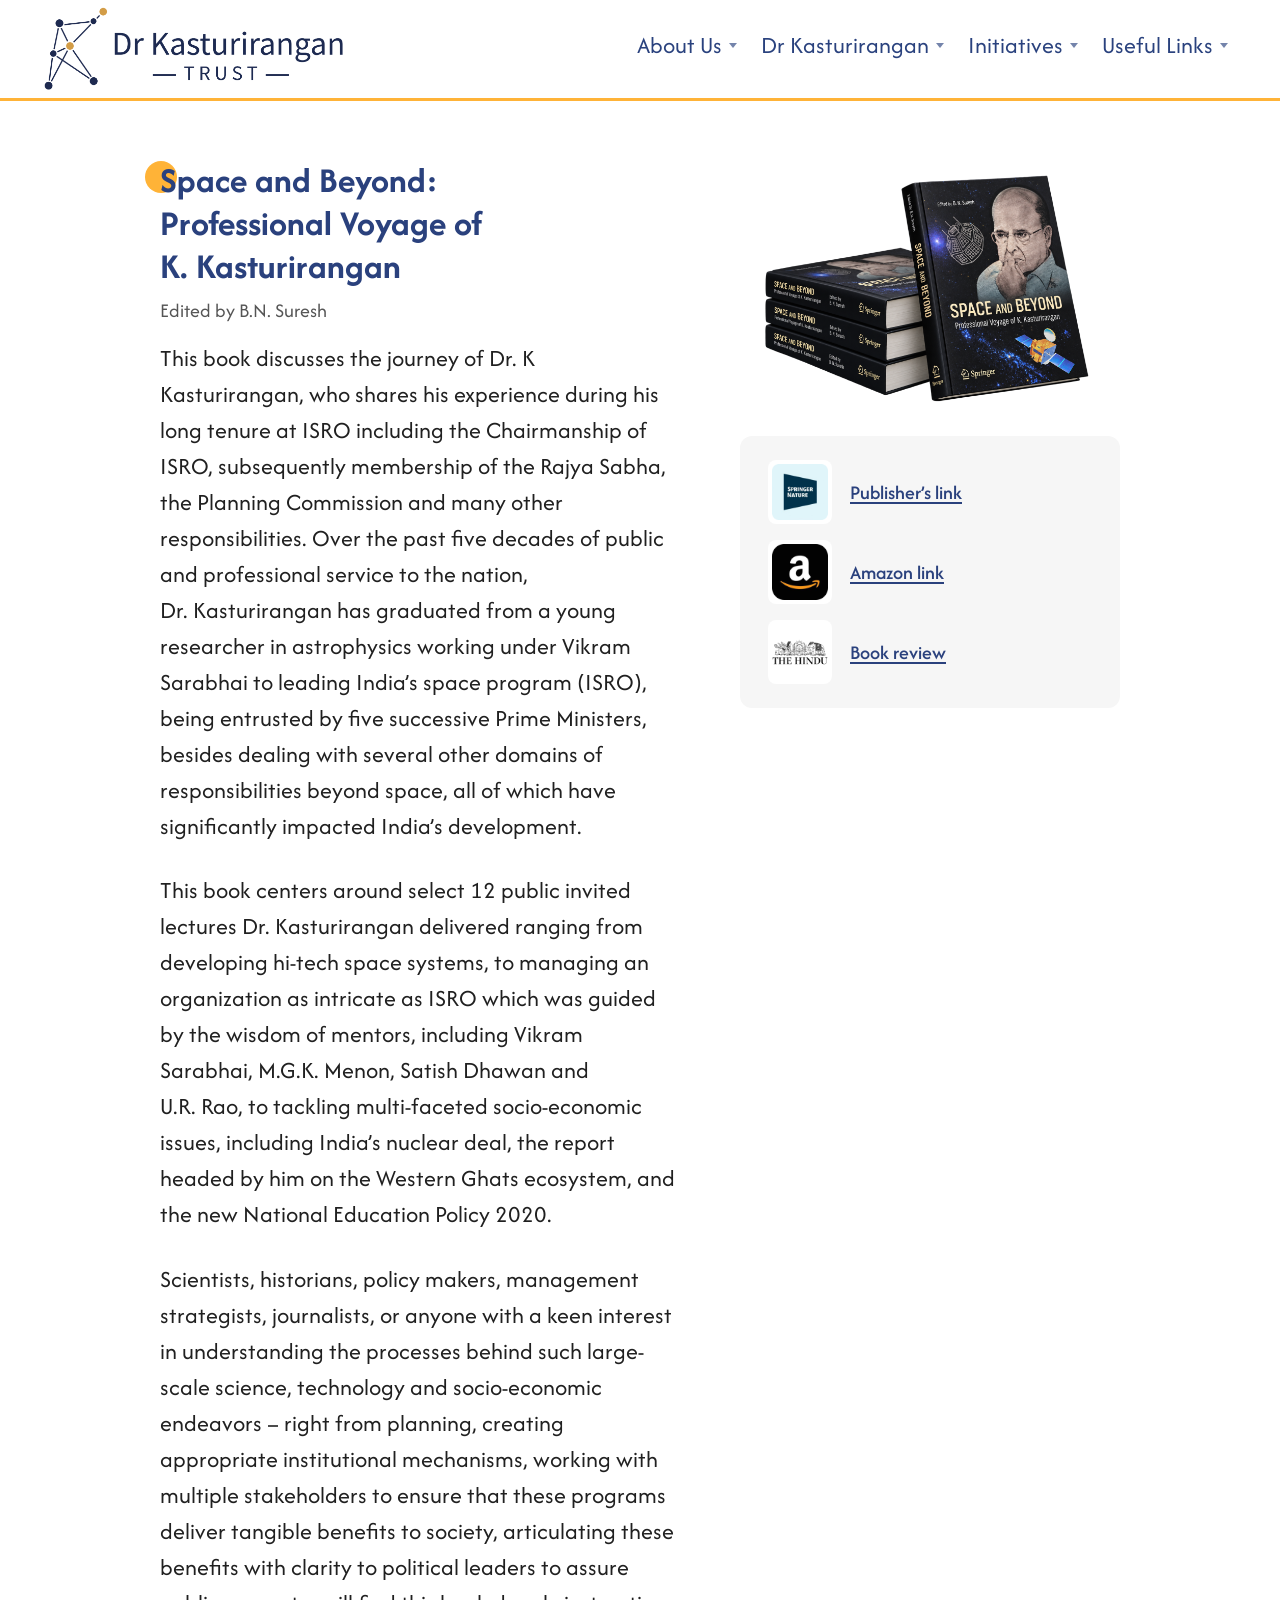
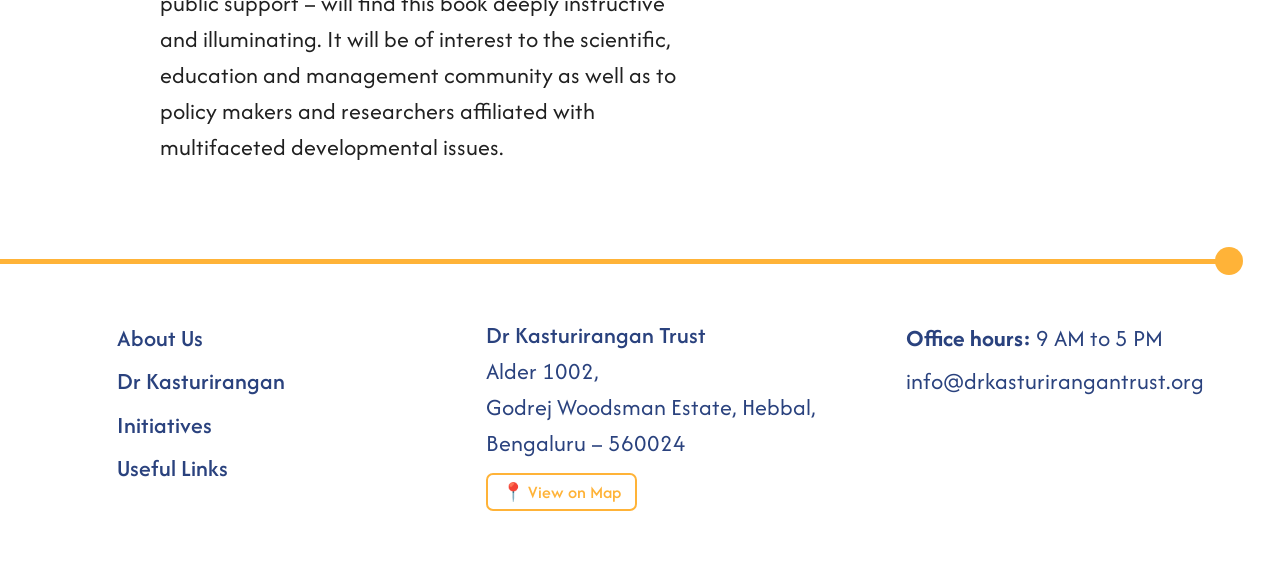
<file: writings.html>
<!DOCTYPE html>
<html lang="en">
<head>
<meta charset="UTF-8">
  <link rel="preconnect" href="https://fonts.googleapis.com">
  <link rel="preconnect" href="https://fonts.gstatic.com" crossorigin>
  <link rel="stylesheet" href="https://fonts.googleapis.com/css2?family=Afacad:ital,wght@0,400;0,500;0,600;0,700;1,400;1,500;1,600;1,700&family=Agdasima&display=swap">
<meta name="viewport" content="width=device-width, initial-scale=1.0">
<title>Space and Beyond – The Book — Dr Kasturirangan Trust</title>
<link rel="stylesheet" href="tokens.css">
<link rel="stylesheet" href="shared.css">
<style>
/* ================================================================
   SPACE AND BEYOND – THE BOOK  (writings.html)
   Figma node 1741:1566, canvas 1439×1844px
   ================================================================ */

.book-section {
  padding: 58px 160px 80px;
  max-width: 1440px;
  margin: 0 auto;
  box-sizing: border-box;
}

/* Two-column flex: left = title then description (no gap); right = image + links.
   This removes the visual gap caused by the image being taller than the short
   title block in the original two-grid layout. */
.book-layout {
  display: flex;
  align-items: flex-start;
  gap: 64px;
}

.book-col-left {
  flex: 1 1 0;
  min-width: 0;
}

.book-col-right {
  flex: 0 0 380px;
  width: 380px;
}

.book-title-col {
  position: relative;
  margin-bottom: 16px;
}

/* Amber dot + heading */
.book-heading-row {
  display: flex;
  align-items: flex-start;
  gap: 0;
  margin-bottom: 8px;
  position: relative;
}

.book-dot {
  position: absolute;
  top: 2px;
  left: -15px;
  width: 32px;
  height: 32px;
  border-radius: 50%;
  background: #ffb337;
  flex-shrink: 0;
}

.book-heading {
  font-family: var(--font-main);
  font-size: 36px;
  font-weight: var(--fw-bold);
  color: #2a417d;
  line-height: 1.2;
  margin: 0;
  position: relative;
}

.book-edited-by {
  font-family: var(--font-main);
  font-size: 20px;
  font-weight: var(--fw-regular);
  color: #555;
  margin: 0;
}

/* Book cover mockup — right column */
.book-mockup {
  width: 100%;
  height: auto;
  display: block;
  border-radius: 8px;
  margin-bottom: 24px;
}

/* Left: description */
.book-description {
  font-family: var(--font-main);
  font-size: 24px;
  font-weight: var(--fw-regular);
  color: #202020;
  line-height: 1.5;
}

.book-description p {
  margin: 0 0 1.2em;
}

.book-description p:last-child {
  margin-bottom: 0;
}

/* Gray background block behind links */
.book-links-panel {
  background: #f6f6f6;
  border-radius: 12px;
  padding: 24px 28px;
  display: flex;
  flex-direction: column;
  gap: 16px;
}

.book-link-row {
  display: flex;
  align-items: center;
  gap: 18px;
}

.book-link-logo {
  width: 64px;
  height: 64px;
  object-fit: contain;
  flex-shrink: 0;
  border-radius: 8px;
  background: #fff;
  padding: 4px;
  box-sizing: border-box;
}

.book-link-row a {
  font-family: var(--font-main);
  font-size: 20px;
  font-weight: var(--fw-medium);
  color: #2a417d;
  text-decoration: underline;
  text-underline-offset: 3px;
}

.book-link-row a:hover {
  color: #d9982e;
}

@media (max-width: 768px) {
  .book-section {
    padding: 24px 20px 40px;
  }
  .book-layout {
    flex-direction: column;
    gap: 32px;
  }
  .book-col-right {
    flex: 0 0 auto;
    width: 100%;
  }
  .book-heading {
    font-size: 26px;
  }
  .book-edited-by {
    font-size: 17px;
  }
  .book-description {
    font-size: 18px;
  }
  .book-dot {
    left: -10px;
    width: 24px;
    height: 24px;
  }
}
</style>
  <link rel="stylesheet" href="mobile-shared.css">
</head>
<body>

<!-- NAV -->
<nav class="site-nav">
  <a href="index.html" class="nav-logo">
    <img src="assets/images/logo-final.png" alt="Dr Kasturirangan Trust" style="height:86px;width:auto;">
  </a>
  <ul class="nav-links">
    <li>
      <a href="vision.html">About Us <span class="nav-chev"></span></a>
      <div class="nav-dropdown">
        <a href="vision.html">Vision &amp; Mission</a>
        <a href="team.html">Team</a>
      </div>
    </li>
    <li>
      <a href="hislife.html">Dr Kasturirangan <span class="nav-chev"></span></a>
      <div class="nav-dropdown">
        <a href="hislife.html">His Life</a>
        <a href="writings.html">Space and Beyond &ndash; The Book</a>
      </div>
    </li>
    <li>
      <a href="fellowship.html">Initiatives <span class="nav-chev"></span></a>
      <div class="nav-dropdown">
        <a href="fellowship.html">Fellowship</a>
      </div>
    </li>
    <li>
      <a href="#">Useful Links <span class="nav-chev"></span></a>
      <div class="nav-dropdown">
        <a href="apply.html">Apply</a>
        <a href="#contact">Contact Us</a>
      </div>
    </li>
  </ul>
  <button class="nav-hamburger" aria-label="Menu" aria-expanded="false"
          onclick="var n=this.closest('nav');var ul=n.querySelector('.nav-links');ul.classList.toggle('nav-open');this.setAttribute('aria-expanded',ul.classList.contains('nav-open'))">
    <svg width="24" height="24" viewBox="0 0 24 24" fill="none">
      <line x1="3" y1="6"  x2="21" y2="6"  stroke="currentColor" stroke-width="2" stroke-linecap="round"/>
      <line x1="3" y1="12" x2="21" y2="12" stroke="currentColor" stroke-width="2" stroke-linecap="round"/>
      <line x1="3" y1="18" x2="21" y2="18" stroke="currentColor" stroke-width="2" stroke-linecap="round"/>
    </svg>
  </button>
</nav>

<!-- BOOK SECTION -->
<section class="book-section" aria-label="Space and Beyond – The Book">

  <!-- Left col: title then description (no gap). Right col: image then links. -->
  <div class="book-layout">

    <div class="book-col-left">
      <div class="book-title-col">
        <div class="book-heading-row">
          <div class="book-dot" aria-hidden="true"></div>
          <h1 class="book-heading">Space and Beyond:<br>Professional Voyage of K.&nbsp;Kasturirangan</h1>
        </div>
        <p class="book-edited-by">Edited by B.N. Suresh</p>
      </div>
      <div class="book-description">
        <p>This book discusses the journey of Dr.&nbsp;K Kasturirangan, who shares his experience during his long tenure at ISRO including the Chairmanship of ISRO, subsequently membership of the Rajya Sabha, the Planning Commission and many other responsibilities. Over the past five decades of public and professional service to the nation, Dr.&nbsp;Kasturirangan has graduated from a young researcher in astrophysics working under Vikram Sarabhai to leading India&rsquo;s space program (ISRO), being entrusted by five successive Prime Ministers, besides dealing with several other domains of responsibilities beyond space, all of which have significantly impacted India&rsquo;s development.</p>
        <p>This book centers around select 12 public invited lectures Dr.&nbsp;Kasturirangan delivered ranging from developing hi-tech space systems, to managing an organization as intricate as ISRO which was guided by the wisdom of mentors, including Vikram Sarabhai, M.G.K. Menon, Satish Dhawan and U.R.&nbsp;Rao, to tackling multi-faceted socio-economic issues, including India&rsquo;s nuclear deal, the report headed by him on the Western Ghats ecosystem, and the new National Education Policy 2020.</p>
        <p>Scientists, historians, policy makers, management strategists, journalists, or anyone with a keen interest in understanding the processes behind such large-scale science, technology and socio-economic endeavors &ndash; right from planning, creating appropriate institutional mechanisms, working with multiple stakeholders to ensure that these programs deliver tangible benefits to society, articulating these benefits with clarity to political leaders to assure public support &ndash; will find this book deeply instructive and illuminating. It will be of interest to the scientific, education and management community as well as to policy makers and researchers affiliated with multifaceted developmental issues.</p>
      </div>
    </div><!-- end .book-col-left -->

    <div class="book-col-right">
      <img class="book-mockup"
           src="assets/images/book-mockup.png"
           alt="Space and Beyond: Professional Voyage of K. Kasturirangan — book cover">
      <div class="book-links-panel">
        <div class="book-link-row">
          <img class="book-link-logo" src="assets/images/logo-springer-nature.png" alt="Springer Nature">
          <a href="#" target="_blank" rel="noopener">Publisher&rsquo;s link</a>
        </div>
        <div class="book-link-row">
          <img class="book-link-logo" src="assets/images/logo-amazon.png" alt="Amazon">
          <a href="#" target="_blank" rel="noopener">Amazon link</a>
        </div>
        <div class="book-link-row">
          <img class="book-link-logo" src="assets/images/logo-the-hindu.png" alt="The Hindu">
          <a href="#" target="_blank" rel="noopener">Book review</a>
        </div>
      </div>
    </div><!-- end .book-col-right -->

  </div><!-- end .book-layout -->

</section>

<!-- FOOTER RULE -->
<div class="footer-rule-wrap">
  <div class="footer-rule"></div>
  <div class="footer-dot"></div>
</div>

<!-- FOOTER -->
<footer class="site-footer">
  <nav class="footer-nav" aria-label="Footer navigation">
    <a href="vision.html">About Us</a>
    <a href="kasturirangan.html">Dr Kasturirangan</a>
    <a href="fellowship.html">Initiatives</a>
    <a href="#">Useful Links</a>
  </nav>
  <div class="footer-addr-block">
    <p class="footer-addr">
      <strong>Dr Kasturirangan Trust</strong><br>
      Alder 1002,<br>
      Godrej Woodsman Estate, Hebbal,<br>
      Bengaluru &ndash; 560024
    </p>
    <a href="https://maps.google.com/maps?q=Godrej+Woodsman+Estate,+Hebbal,+Bengaluru+560024" target="_blank" rel="noopener" class="footer-map-btn">&#128205; View on Map</a>
  </div>
  <div class="footer-contact" id="contact">
    <p><strong>Office hours:</strong> 9 AM to 5 PM</p>
    <a href="mailto:info@drkasturirangantrust.org">info@drkasturirangantrust.org</a>
  </div>
</footer>

<script src="nav.js"></script>
</body>
</html>
</file>
<file: tokens.css>
﻿/* --- DESIGN TOKENS ---------------------------------------------
   All values extracted programmatically from Figma node data.
   Colors: from fills[].color hex. Sizes: from text-node style.
   Radius: from cornerRadius. Spacing: from layout coordinates.
--------------------------------------------------------------- */

:root {
  /* COLORS */
  --c-primary:      #2a427e;   /* fills: primary navy */
  --c-primary-dark: #2e3d63;   /* nav links, subheadings */
  --c-accent:       #ffb338;   /* amber: borders, pills, footer rule */
  --c-amber-deep:   #c58316;   /* darker amber: hero title, kickers */
  --c-kicker:       #d39d47;   /* section kicker letter-color */
  --c-amber-border: #d9982e;   /* application section border */
  --c-text:         #202020;   /* body text */
  --c-text-muted:   #808080;   /* explore link, taglines */
  --c-text-navy:    #162752;   /* application section heading */
  --c-text-blue:    #405893;   /* date highlight in application */
  --c-bg-cream:     #fff6e7;   /* exp rows, eligibility boxes */
  --c-bg-light:     #f7f5f5;   /* fellowship hero background */
  --c-amber-bg:     rgba(255,179,56,0.8); /* quote strip background */

  /* TYPOGRAPHY */
  --font-main: 'Afacad', sans-serif;
  --font-deco: 'Agdasima', sans-serif;

  /* font-size values from Figma text node fontSize */
  --fs-nav:       24px;   /* nav links */
  --fs-kicker:    20px;   /* section kicker labels */
  --fs-body-sm:   clamp(18px, 1.25vw, 22px);  /* hero description; 18px @ 1440px, never below Figma value */
  --fs-body:      24px;   /* standard body + bullets */
  --fs-body-lg:   24px;   /* footer, eligibility text */
  --fs-tagline:   24px;   /* CTA tagline + button text */
  --fs-eyebrow:   28px;   /* fellowship "Apply now" text */
  --fs-h2:        36px;   /* all section h2 headings */
  --fs-hero:      clamp(22px, 2.43vw, 47px); /* home hero headline; 35px @ 1440px */
  --fs-quote:     44px;   /* pull quote */
  --fs-hero-btn:  36px;   /* home apply button text */
  --fs-banner:    36px;   /* banner strip text */

  /* font-weight from Figma fontStyle (Regular=400, Medium=500, Bold=700) */
  --fw-regular: 400;
  --fw-medium:  500;
  --fw-semibold: 600;
  --fw-bold:    700;

  --ls-kicker: 2px;  /* letterSpacing on kicker labels */

  /* SPACING (from absolute coordinates converted to logical values) */
  --nav-h:       101px;  /* home page: separator line at y=101 */
  --page-px:      clamp(16px, 4vw, 58px);  /* leftmost canvas content at x=58; fluid */
  --section-py:   clamp(32px, 3.9vw, 56px);  /* section vertical padding; fluid */

  /* BORDER RADIUS (from Figma cornerRadius property) */
  --r-portrait:   71px;   /* hero portrait image */
  --r-pill:       99px;   /* blue decorative rectangle */
  --r-banner:     26px;   /* amber banner pills */
  --r-tab-bar:    27px;   /* fellowship tab nav border */
  --r-exp-row:    26px;   /* expectation rows */
  --r-exp-port:   42px;   /* expectations portrait image */
  --r-story:      10px;   /* story card images */
  --r-elig-box:   26px;   /* eligibility boxes */
  --r-cta-btn:    13px;   /* CTA apply button */
  --r-apply-btn:  12px;   /* fellowship apply button */
  --r-home-btn:   17px;   /* home apply button */
  --r-map-btn:     7px;   /* View on Map button */

  /* LAYOUT */
  --max-w-page:    1440px;
  --max-w-content: 1324px;  /* tab bar width = widest inner container */
}

/* RESET */
*, *::before, *::after { margin: 0; padding: 0; box-sizing: border-box; }
html { font-size: 16px; scroll-behavior: smooth; }
body {
  font-family: var(--font-main);
  background: #fff;
  color: var(--c-text);
  overflow-wrap: break-word;
  max-width: var(--max-w-page);
  margin: 0 auto;
}
img { max-width: 100%; height: auto; display: block; }
a { text-decoration: none; color: inherit; }
button { cursor: pointer; font-family: var(--font-main); border: none; background: none; }
ul { list-style: disc; }
li { margin-bottom: 8px; }
</file>
<file: shared.css>
/* shared.css - nav + footer used on every page
   Measurements from Figma node coordinates (1440px canvas). */

/* ==========================================================
   NAV
   Height 101px: separator line at y=101 in home page canvas.
   Logo icon: x=40, y=7, w=58, h=74. Logo text: x=101, w=273, h=83.
   Links: x=638-1363, y=44, font-size=16px, color=#2e3d63.
   Border-bottom: 3px solid #ffb338 (accent).
   ========================================================== */

.site-nav {
  position: sticky;
  top: 0;
  z-index: 200;
  background: #fff;
  border-bottom: 3px solid var(--c-accent);
  height: var(--nav-h);
  display: flex;
  align-items: center;
  justify-content: space-between;
  padding: 0 40px;
}

.nav-logo {
  display: flex;
  align-items: center;
  gap: 3px; /* 101px - (40px + 58px) = 3px between icon right and text left */
  flex-shrink: 0;
}

.nav-logo-icon {
  width: 58px;
  height: 74px;
  object-fit: contain;
}

.nav-logo-text {
  width: 273px;
  height: 83px;
  object-fit: contain;
}

.nav-logo img {
  height: 86px;
  width: auto;
}

.nav-links {
  display: flex;
  align-items: center;
  list-style: none;
  padding: 0;
  margin: 0;
  gap: 0;
  flex: 1;
  justify-content: flex-end;
}

.nav-links li a {
  display: flex;
  align-items: center;
  gap: 4px;
  height: var(--nav-h);
  padding: 0 12px;
  font-size: var(--fs-nav);
  font-weight: var(--fw-regular);
  color: var(--c-primary);
  white-space: nowrap;
  transition: color 0.15s;
}

.nav-links li a:hover {
  color: var(--c-accent);
}

/* ----------------------------------------------------------
   NAV DROPDOWN
   Each <li> is position:relative. Dropdown sits directly below
   the nav's amber border (top = nav-h - 3px border).
   Animation: opacity + translateY, 150ms ease-out ("quick").
   ---------------------------------------------------------- */

.nav-links li {
  position: relative;
}

.nav-dropdown {
  position: absolute;
  top: calc(var(--nav-h) - 3px);
  left: 0;
  background: #fff;
  border-top: 3px solid var(--c-accent);
  border-radius: 0 0 10px 10px;
  box-shadow: 0 8px 24px rgba(0, 0, 0, 0.12);
  min-width: fit-content;
  padding: 4px 0 8px; /* R5: compact dropdown */
  z-index: 300;
  opacity: 0;
  transform: translateY(-6px);
  pointer-events: none;
  transition: opacity 0.15s ease-out, transform 0.15s ease-out;
}

.nav-links li:hover > .nav-dropdown {
  opacity: 1;
  transform: translateY(0);
  pointer-events: auto;
}

/* Higher specificity (0-2-0-1) beats .nav-links li a (0-1-1-1)
   so height:101px and display:flex do not bleed into dropdown items. */
.nav-links li .nav-dropdown a {
  display: block;
  height: auto;
  padding: 7px 16px; /* R5: tighter dropdown items */
  font-size: 22px;
  font-weight: var(--fw-regular);
  color: var(--c-primary);
  white-space: nowrap;
  line-height: 1.4;
  transition: color 0.1s ease, background 0.1s ease, padding-left 0.1s ease;
}

.nav-links li .nav-dropdown a:hover {
  color: var(--c-primary);
  background: var(--c-bg-cream);
  padding-left: 26px;
}

/* Right-align dropdowns for the last 3 nav items so they don't overflow
   the right edge of the 1440px page (e.g. "Journeys of Change", "Useful Links"). */
.nav-links li:nth-last-child(-n+3) .nav-dropdown {
  left: auto;
  right: 0;
}


/* Dropdown chevron: solid CSS downward triangle (▽) */
.nav-chev {
  display: inline-block;
  width: 0;
  height: 0;
  border-left: 4px solid transparent;
  border-right: 4px solid transparent;
  border-top: 5px solid currentColor;
  margin-left: 3px;
  opacity: 0.65;
  flex-shrink: 0;
  vertical-align: middle;
}

/* ==========================================================
   FOOTER RULE + DOT
   Line: left=0, top=14px within wrap, w=calc(100%-118px), h=5px.
   Dot: right=118px, top=2px, w=28, h=28, circle.
   From Figma: line at x=0 w=1338 on 1440px canvas.
   1440-1338=102px gap on right; dot at x=1322, size=32px.
   CSS approximation: right=118px to sit inside line end.
   ========================================================== */

.footer-rule-wrap {
  position: relative;
  height: 32px;
}

.footer-rule {
  position: absolute;
  left: 0;
  top: 14px;
  width: calc(100% - var(--page-px)); /* ends at page margin, dot sits at that end */
  height: 5px;
  background: var(--c-accent);
}

.footer-dot {
  position: absolute;
  right: calc(var(--page-px) - 14px); /* centers 28px dot on the line's right end */
  top: 2px;
  width: 28px;
  height: 28px;
  border-radius: 50%;
  background: var(--c-accent);
}

/* ==========================================================
   FOOTER
   3-col grid starting at x=117px on 1440px canvas.
   Col widths derived from Figma link/address/contact x-positions:
     Col 1 (nav links): x=117, ends before x=486 -> 369px
     Col 2 (address):   x=486, ends before x=906 -> 420px
     Col 3 (contact):   x=906 to x=1440          -> 534px
   padding-left=117px places grid at the correct canvas offset.
   Font: 24px medium #2a427e (--fs-body-lg, --fw-medium).
   ========================================================== */

.site-footer {
  padding: 40px 40px 60px 117px;
  padding-bottom: max(60px, calc(env(safe-area-inset-bottom, 0px) + 40px));
  display: grid;
  grid-template-columns: 369px 420px 1fr;
  gap: 0;
  align-items: start;
}

.footer-nav {
  display: flex;
  flex-direction: column;
}

.footer-nav a {
  font-size: var(--fs-body-lg);
  font-weight: var(--fw-medium);
  color: var(--c-primary);
  line-height: 1.8;
  display: block;
}

.footer-nav a:hover {
  color: var(--c-accent);
}

.footer-addr {
  font-size: var(--fs-body-lg);
  font-weight: var(--fw-regular);
  color: var(--c-primary);
  line-height: 1.5;
  margin-bottom: 12px;
}

.footer-addr strong {
  font-weight: var(--fw-medium);
}

/* View on Map button: border=2px #ffb338, radius=7px, 24px medium */
.footer-map-btn {
  display: inline-flex;
  align-items: center;
  gap: 6px;
  border: 2px solid var(--c-accent);
  border-radius: var(--r-map-btn);
  padding: 5px 14px;
  font-size: 18px;
  font-weight: var(--fw-medium);
  color: var(--c-accent);
  background: none;
  font-family: var(--font-main);
  cursor: pointer;
  text-decoration: none;
}

.footer-contact p,
.footer-contact a {
  font-size: var(--fs-body-lg);
  color: var(--c-primary);
  line-height: 1.8;
  display: block;
}

.footer-contact a:hover {
  color: var(--c-accent);
}

/* Footer social icons row */
.footer-social {
  display: flex;
  align-items: center;
  gap: 16px;
  margin-top: 8px;
}

.footer-social a {
  display: inline-flex;
  align-items: center;
  justify-content: center;
  width: 40px;
  height: 40px;
  border-radius: 50%;
  border: 2px solid var(--c-primary);
  color: var(--c-primary);
  transition: border-color 0.15s, color 0.15s;
}

.footer-social a:hover {
  border-color: var(--c-accent);
  color: var(--c-accent);
}

/* ==========================================================
   RESPONSIVE BREAKPOINTS
   At 768px: collapse nav + footer to single column.
   ========================================================== */

/* Hamburger button — hidden on desktop */
.nav-hamburger {
  display: none;
  background: none;
  border: none;
  cursor: pointer;
  padding: 8px;
  color: var(--c-primary-dark);
  flex-shrink: 0;
  touch-action: manipulation;
  -webkit-tap-highlight-color: transparent;
}
.nav-hamburger:hover { color: var(--c-accent); }

@media (max-width: 900px) {
  .site-nav {
    padding: 0 20px;
    height: auto;
    min-height: 70px;
    flex-wrap: wrap;
    gap: 8px;
    padding-top: 10px;
    padding-bottom: 10px;
  }
  .nav-links {
    flex-wrap: wrap;
    gap: 0;
  }
  .nav-links li a {
    height: auto;
    padding: 6px 8px;
    font-size: 14px;
  }
  .nav-logo-text {
    width: 180px;
    height: auto;
  }
}

/* ── Hamburger nav for phones ── */
@media (max-width: 620px) {
  .site-nav {
    flex-wrap: nowrap;
    height: 64px;
    min-height: 64px;
    padding: 0 16px;
    gap: 0;
  }
  /* Hide link list until opened */
  .nav-links {
    display: none;
    flex-direction: column;
    align-items: flex-start;
    position: absolute;
    top: 64px;
    left: 0;
    right: 0;
    background: #fff;
    border-top: 3px solid var(--c-accent);
    box-shadow: 0 8px 24px rgba(0,0,0,0.14);
    padding: 8px 0 16px;
    z-index: 400;
  }
  .nav-links.nav-open {
    display: flex;
  }
  .nav-links li {
    width: 100%;
  }
  .nav-links li a {
    height: auto;
    padding: 10px 20px;
    font-size: 16px;
    width: 100%;
    box-sizing: border-box;
  }
  /* Drop sub-menus inline on mobile */
  .nav-dropdown {
    position: static;
    box-shadow: none;
    border-top: none;
    border-radius: 0;
    background: var(--c-bg-cream);
    opacity: 1;
    transform: none;
    pointer-events: auto;
    display: none;
    padding: 0;
  }
  .nav-links li.nav-sub-open > .nav-dropdown {
    display: block;
  }
  .nav-links li .nav-dropdown a {
    padding: 7px 20px 7px 32px;
    font-size: 18px;
  }
  .nav-hamburger { display: flex; }
  .nav-logo-text  { width: 140px; }
  .nav-logo img   { height: 48px !important; width: auto !important; }
}

@media (max-width: 960px) {
  .site-footer {
    padding-left: 40px;
    grid-template-columns: 1fr 1fr 1fr;
  }
}

@media (max-width: 768px) {
  .site-footer {
    grid-template-columns: 1fr;
    padding: 32px 20px;
    gap: 24px;
  }
  .footer-rule-wrap {
    display: none;
  }
}
</file>
<file: style.css>
/* ================================================================
   HOME PAGE — 2ndpass/style.css
   Desktop-only (1440px canvas). Fixed values from Anima export.
   No clamp(), no media queries (desktop-first pass).
   Canvas → hero-relative: subtract 101px (nav height).
   ================================================================ */

/* ----------------------------------------------------------
   HERO SECTION
   2-col grid: left=54.44% (784px) | right=1fr.
   Left col: position:relative, all shapes position:absolute.
   Canvas coords → hero-relative (subtract 101px nav height).
   ---------------------------------------------------------- */

.hero {
  display: grid;
  grid-template-columns: 54.44% 1fr;
  min-height: 647px;
}

.hero-left {
  position: relative;
  min-height: 647px;
  overflow: hidden;
}

/* Navy pill: canvas(58,146) → hero(58,45). w=234 h=338 r=99 */
.hero-blue-rect {
  position: absolute;
  left: 58px;
  top: 45px;
  width: 234px;
  height: 338px;
  border-radius: var(--r-pill);
  background: var(--c-primary);
}

/* Slideshow: canvas(167,245) → hero(167,144). w=617 h=416 r=71
   clamp() keeps right edge (left+width) ≈ 54.44vw at all widths. */
.hero-slideshow {
  position: absolute;
  left: clamp(60px, 11.6vw, 167px);
  top: clamp(60px, 10vw, 144px);
  width: clamp(300px, 42.8vw, 617px);
  height: auto;
  aspect-ratio: 617 / 416;
  border-radius: 71px;
  overflow: hidden;
  z-index: 1;
}

.hero-slide {
  position: absolute;
  inset: 0;
  width: 100%;
  height: 100%;
  object-fit: cover;
  object-position: left top;
  opacity: 0;
  transition: opacity 0.9s ease-in-out;
}

.hero-slide.active { opacity: 1; }

/* Large amber circle: canvas(−138,454) → hero(−138,353). ⌀274 */
.hero-deco-circle {
  position: absolute;
  left: -138px;
  top: 353px;
  width: 274px;
  height: 274px;
  border-radius: 50%;
  background: var(--c-accent);
  pointer-events: none;
  z-index: 2;
}

/* Small amber circle: canvas(592,502) → hero(592,401). ⌀103
   z-index 0 keeps it behind the slideshow (z-index:1); the circle
   lands within the image bounds so it must render beneath it. */
.hero-deco-circle-sm {
  position: absolute;
  top: 401px;
  left: 592px;
  width: 103px;
  height: 103px;
  border-radius: 50%;
  background: var(--c-accent);
  pointer-events: none;
  z-index: 0;
}

/* Slideshow dots: canvas(448,676) → hero(448,575). 3 dots, 17px apart. */
.hero-dots {
  position: absolute;
  top: 575px;
  left: 448px;
  display: flex;
  gap: 6px;
  z-index: 3;
}

.hero-dot {
  width: 11px;
  height: 11px;
  border-radius: 50%;
  background: rgba(255, 179, 55, 0.5);
  cursor: pointer;
  transition: background 0.3s;
}

.hero-dot.active {
  background: var(--c-accent);
}

/* Right column: headline at canvas(858,343) → hero top=242px, left offset 74px. */
.hero-right {
  display: flex;
  flex-direction: column;
  align-items: flex-start;
  padding: 200px 40px 60px 74px;
}

.hero-headline-wrap {
  display: flex;
  align-items: flex-start;
  margin-bottom: 28px;
}

/* Headline: 44px Afacad regular */
.hero-headline {
  font-size: 44px;
  font-weight: var(--fw-regular);
  color: #000;
  line-height: 1.245;
  position: relative;
}

.hero-headline::before {
  content: '';
  position: absolute;
  left: var(--bindi-left, -14px);
  top: var(--bindi-top, 3px);
  width: 32px;
  height: 32px;
  border-radius: 50%;
  background: var(--c-accent);
  z-index: -1;
  pointer-events: none;
}

/* Description: 24px regular black, max-width 446px. */
.hero-desc {
  font-size: 24px;
  font-weight: var(--fw-regular);
  color: #000;
  line-height: 1.4;
  max-width: 446px;
  margin-bottom: 16px;
}

/* Explore link: 24px Italic #808080. */
.hero-explore-link {
  display: block;
  font-size: 24px;
  font-style: italic;
  color: var(--c-text-muted);
}

.hero-explore-link:hover {
  color: var(--c-primary);
}

/* ----------------------------------------------------------
   ABOUT / BIOGRAPHY SECTION
   Heading at canvas(117,748): section top = 748 − (hero bottom ~687) = 61px gap.
   Left padding = 117px per Anima. Body text width = 798px.
   ---------------------------------------------------------- */

.about-section {
  padding: 61px 58px 56px 117px;
}

.about-heading {
  font-size: 36px;
  font-style: italic;
  font-weight: 600;
  color: var(--c-primary);
  line-height: 1;
  position: relative;
  margin-bottom: 8px;
}

.about-heading::before {
  content: '';
  position: absolute;
  width: 0.278em;
  height: 0.278em;
  border-radius: 50%;
  background: var(--c-accent);
  left: 0.083em;
  top: -0.22em;
}

.about-text {
  max-width: 798px;
  font-size: 24px;
  font-weight: var(--fw-regular);
  color: var(--c-text);
  line-height: 1.4;
}

.about-text p {
  margin-bottom: 1em;
}

.about-text strong {
  font-weight: var(--fw-bold);
}

/* ----------------------------------------------------------
   FOCUS AREAS SECTION
   4 area images in a flex row, centered.
   ---------------------------------------------------------- */

.areas-section {
  padding: 36px 58px 0;
}

.areas-row {
  display: flex;
  align-items: flex-end;
  gap: 60px;
  flex-wrap: nowrap;
  justify-content: center;
  margin-bottom: 15px;
}

.area-item {
  display: flex;
  flex-direction: column;
  align-items: center;
  min-width: 0;
}

.area-item[data-area="publiclife"] {
  margin-bottom: 0;
}


.area-circle-wrap {
  position: relative;
  display: flex;
  flex-direction: column;
  align-items: center;
  gap: 10px;
  flex-shrink: 0;
  background: none;
  border: none;
  padding: 0;
  cursor: pointer;
}

.area-circle-wrap img {
  width: 230px;
  height: auto;
  object-fit: contain;
  display: block;
}

.area-img-hover {
  position: absolute;
  top: 0;
  left: 50%;
  transform: translateX(-50%);
  opacity: 0;
  transition: opacity 0.2s;
  pointer-events: none;
}

.area-img-default {
  transition: opacity 0.2s;
}

.area-item:hover .area-img-default,
.area-circle-wrap.active .area-img-default { opacity: 0; }
.area-item:hover .area-img-hover,
.area-circle-wrap.active .area-img-hover { opacity: 1; }

/* ----------------------------------------------------------
   AREA PANEL — rebuilt from Figma node 1029:592 (MCP-verified).
   Amber pill: rgba(255,179,56,0.8), w=1121px, h=374px, r=118px.
   DEFAULT: large white quote (50px) + KK illustration (right).
   HOVER/ACTIVE: left col=quote(#855404, 24px, 252px) +
                 right col=white card(r=30px, desc #2a427e, 22px).
   Agdasima quote mark (300px, #d9982e) in hover state, top-left.
   ---------------------------------------------------------- */

.area-panel {
  position: relative;
  max-width: 1121px;
  margin: 0 auto 40px;
  background: rgba(255, 179, 56, 0.8);
  border-radius: 118px;
  overflow: hidden;
  min-height: 374px;
}

/* DEFAULT: always visible — shows "Every phase of work" quote */
.area-panel.panel-default {
  display: flex;
  align-items: center;
}

.area-panel.panel-default .area-panel-qmark-hover {
  display: none;
}

.area-panel.panel-default .area-panel-quote-col {
  flex: 1;
  padding-top: 112px;
  padding-left: 220px;
  position: relative;
  align-self: flex-start;
}

.area-panel.panel-default .area-panel-quote-text {
  font-size: 44px;
  font-weight: var(--fw-semibold);
  font-style: normal;
  color: #fff;
  line-height: 1.4;
  text-align: left;
  white-space: pre-line;
}

.area-panel.panel-default .area-panel-desc-wrap {
  display: none;
}

/* SVG quote mark: default state only — Figma exact 126×93px */
.area-panel-qmark-default {
  position: absolute;
  top: -9px;
  left: 82px;
  width: 126px;
  height: 93px;
  display: block;
}

.area-panel:not(.panel-default) .area-panel-qmark-default {
  display: none;
}

/* HOVER state: instant show */
.area-panel:not(.panel-default) {
  display: grid;
  grid-template-columns: 252px 1fr;
  gap: 45px;
  align-items: center;
  padding: 52px 70px 52px 156px;
  min-height: 374px;
  margin-bottom: 40px;
}

/* Agdasima quote mark: Figma node 1029:602 — 300px, #d9982e */
.area-panel-qmark-hover {
  display: none;
  position: absolute;
  top: -27px;
  left: 50px;
  font-family: var(--font-deco);
  font-size: 300px;
  line-height: 1;
  color: #d9982e;
  pointer-events: none;
  user-select: none;
}

.area-panel:not(.panel-default) .area-panel-qmark-hover {
  display: block;
}

.area-panel-quote-col {
  position: relative;
}

.area-panel:not(.panel-default) .area-panel-quote-col {
  display: flex;
  align-items: center;
  justify-content: center;
  padding: 0;
}

/* Base quote text (default state) */
.area-panel-quote-text {
  font-size: 44px;
  font-style: italic;
  color: #fff;
  line-height: 1.3;
  font-weight: 600;
}

/* Hover quote override: Afacad Medium 24px, #855404, centered, 252px wide */
.area-panel:not(.panel-default) .area-panel-quote-text {
  font-size: 24px;
  font-weight: var(--fw-semibold);
  font-style: normal;
  color: #855404;
  text-align: center;
  line-height: 1.35;
  white-space: pre-line;
  width: 252px;
}

.area-panel:not(.panel-default) .area-panel-illus {
  display: none;
}

/* White desc card: 598×270px, r=30px, 45px/40px padding — Figma node 1029:598 */
.area-panel-desc-wrap {
  background: #fff;
  border-radius: 30px;
  padding: 52px 48px;
}

.area-panel-desc {
  font-size: 24px;
  color: #202020;
  line-height: 1.5;
  font-weight: var(--fw-regular);
  margin: 0;
  text-align: left;
}

/* KK illustration: default state only, flipped horizontally */
.area-panel-illus {
  width: 295px;
  height: auto;
  display: block;
  transform: scaleX(-1);
  align-self: flex-end;
  flex-shrink: 0;
}


/* ----------------------------------------------------------
   STORIES SECTION
   "Where Curiosity Led" — 3 story cards in a flex row.
   Section left-padding = 83px (card 1 canvas x).
   Cards: 354px square. Captions below cards.
   ---------------------------------------------------------- */

.stories-section {
  padding: 56px 0 56px 83px;
}

.stories-heading-row {
  display: flex;
  align-items: center;
  gap: 12px;
  margin-bottom: 40px;
}

.stories-heading {
  font-size: 36px;
  font-weight: var(--fw-bold);
  color: #2A427E;
  position: relative;
}

.stories-heading::before {
  content: '';
  position: absolute;
  width: 32px;
  height: 32px;
  border-radius: 50%;
  background: var(--c-accent);
  left: var(--bindi-left, -12px);
  top: var(--bindi-top, 0px);
  z-index: -1;
  pointer-events: none;
}

.stories-cards {
  display: flex;
  align-items: flex-start;
  gap: 41px;
}

.story-col {
  display: flex;
  flex-direction: column;
  flex: 1 1 280px;
  max-width: 370px;
}

.story-card-1,
.story-card-2,
.story-card-3 {
  position: relative;
  overflow: hidden;
  height: 370px;
  border-radius: 15px;
}

.story-img-default {
  position: absolute;
  inset: 0;
  width: 100%;
  height: 100%;
  object-fit: cover;
  display: block;
  border-radius: inherit;
  transition: opacity 0.35s ease;
}

.story-overlay {
  position: absolute;
  inset: 0;
  background: rgba(42, 65, 125, 0.92);
  border-radius: inherit;
  display: flex;
  align-items: flex-start;
  justify-content: flex-start;
  padding: 9px 15px 10px;
  opacity: 0;
  transition: opacity 0.35s ease;
  overflow: hidden;
}

.story-overlay p {
  color: #fff;
  font-size: 22px;
  font-weight: var(--fw-regular);
  line-height: 1.33;
  text-align: center;
  font-family: var(--font-main);
  margin: 0;
  width: 100%;
}

.story-card-1:hover .story-overlay,
.story-card-2:hover .story-overlay,
.story-card-3:hover .story-overlay {
  opacity: 1;
}

/* Story captions below each card. */
.moment-item {
  display: flex;
  flex-direction: column;
  align-items: center;
  gap: 10px;
  text-align: center;
  padding-top: 16px;
  width: 100%;
}

.moment-text {
  font-size: 24px;
  font-weight: 600;
  color: var(--c-primary);
  line-height: normal;
  display: inline-block;
}

/* ----------------------------------------------------------
   HOME CTA
   Rocket arc (180×124) + tagline text at Figma-spec offsets.
   Bounding box: 631×124px centered.
   ---------------------------------------------------------- */

.home-cta {
  display: flex;
  justify-content: center;
  padding: 40px 58px 60px;
}

.home-cta-inner {
  position: relative;
  width: 631px;
  height: 124px;
  flex-shrink: 0;
}

.home-cta-rocket {
  position: absolute;
  left: 0;
  top: 0;
  width: 180px;
  height: 124px;
}

/* Figma: 24px Afacad Italic #808080, offset (45, 62) from rocket origin */
.home-cta-tagline {
  position: absolute;
  left: 45px;
  top: 62px;
  margin: 0;
  font-family: var(--font-main);
  font-size: 24px;
  font-style: italic;
  font-weight: var(--fw-regular);
  color: #808080;
  white-space: nowrap;
}
</file>
<file: mobile-shared.css>
/* mobile-shared.css — global mobile overrides (linked after shared.css on preview pages)
   Breakpoint: 768px. Nav and footer already handled in shared.css. */

@media (max-width: 768px) {
  body {
    overflow-x: hidden;
  }

  /* Reduce heading sizes globally for readability */
  h1 { font-size: clamp(22px, 6vw, 32px); }
  h2 { font-size: clamp(18px, 5vw, 26px); }
}
</file>
<file: mobile-index.css>
/* mobile-index.css — index page mobile layout (linked after style.css in preview)
   Breakpoint: 768px. Desktop CSS in style.css is untouched. */

@media (max-width: 768px) {

  /* ── HERO ────────────────────────────────────────────────── */
  .hero {
    display: block;
    min-height: auto;
  }

  .hero-left {
    height: auto;
    min-height: 0;
    overflow: visible;
  }

  /* Hide decorative elements that rely on absolute desktop coords */
  .hero-blue-rect,
  .hero-deco-circle,
  .hero-deco-circle-sm {
    display: none;
  }

  .hero-slideshow {
    position: relative;
    width: 100%;
    height: auto;
    aspect-ratio: 3 / 2;
    left: 0;
    top: 0;
    border-radius: 0;
    background: var(--c-bg-cream, #f5f2ec);
  }

  .hero-slide {
    position: absolute;
    inset: 0;
    width: 100%;
    height: 100%;
    object-fit: contain;
    object-position: center center;
    opacity: 0;
    transition: opacity 0.6s ease;
  }
  .hero-slide.active { opacity: 1; }

  .hero-dots {
    position: absolute;
    top: auto !important;
    bottom: 10px;
    left: 50%;
    transform: translateX(-50%);
    display: flex;
    gap: 6px;
  }

  .hero-right {
    padding: 20px 20px 12px;
  }

  .hero-headline {
    font-size: 32px;
    line-height: 1.3;
  }

  .hero-headline::before {
    width: 20px;
    height: 20px;
    left: -8px;
    top: 3px;
  }

  .hero-desc {
    font-size: 22px;
    max-width: 100%;
    margin-bottom: 10px;
  }

  .hero-explore-link {
    font-size: 16px;
  }

  /* ── ABOUT ───────────────────────────────────────────────── */
  .about-section {
    padding: 28px 20px 24px;
  }

  .about-heading {
    font-size: 26px;
  }

  .about-heading::before {
    top: -8px;
    left: 1px;
  }

  .about-text {
    font-size: 22px;
    max-width: 100%;
  }

  /* ── FOCUS AREAS ─────────────────────────────────────────── */
  .areas-section {
    padding: 24px 20px 0;
  }

  .areas-row {
    flex-direction: column;
    align-items: center;
    gap: 20px;
    flex-wrap: wrap;
  }

  .area-circle-wrap img {
    width: 160px;
  }

  /* Area panel: simplify the pill shape for narrow screens */
  .area-panel {
    border-radius: 24px;
    margin: 16px 0 24px;
    min-height: auto;
    max-width: 100%;
  }

  /* Default state: single column, hide illustration */
  .area-panel.panel-default {
    flex-direction: column;
    align-items: flex-start;
    padding: 28px 24px;
  }

  .area-panel.panel-default .area-panel-quote-col {
    padding: 0;
    align-self: auto;
  }

  .area-panel.panel-default .area-panel-quote-text {
    font-size: 26px;
    white-space: normal;
  }

  .area-panel.panel-default .area-panel-illus {
    display: none;
  }

  .area-panel-qmark-default {
    display: none;
  }

  /* Active/hover state: single column layout */
  .area-panel:not(.panel-default) {
    display: block;
    padding: 28px 24px;
    min-height: auto;
  }

  .area-panel:not(.panel-default) .area-panel-quote-text {
    font-size: 20px;
    width: auto;
    text-align: left;
    margin-bottom: 16px;
  }

  .area-panel-qmark-hover {
    font-size: 140px;
    top: -14px;
    left: 10px;
  }

  .area-panel-desc-wrap {
    padding: 20px 16px;
  }

  .area-panel-desc {
    font-size: 22px;
  }

  /* ── STORIES ─────────────────────────────────────────────── */
  .stories-section {
    padding: 28px 20px 28px;
  }

  .stories-heading {
    font-size: 20px;
  }

  .stories-heading::before {
    width: 20px;
    height: 20px;
    left: -8px;
    top: 2px;
  }

  .stories-cards {
    flex-direction: column;
    gap: 24px;
  }

  .story-col {
    flex: none;
    max-width: 100%;
    width: 100%;
  }

  .story-card-1,
  .story-card-2,
  .story-card-3 {
    height: 240px;
  }

  .story-overlay p {
    font-size: 22px;
    line-height: 1.4;
  }

  /* Tap-to-reveal: JS adds .story-open on tap */
  .story-card-1.story-open .story-overlay,
  .story-card-2.story-open .story-overlay,
  .story-card-3.story-open .story-overlay {
    opacity: 1;
  }

  .moment-text {
    font-size: 22px;
  }

  /* ── HOME CTA ─────────────────────────────────────────────── */
  .home-cta {
    padding: 20px 20px 32px;
    justify-content: center;
  }

  .home-cta-inner {
    position: static !important;
    width: 100% !important;
    max-width: 360px !important;
    height: auto !important;
    flex-shrink: 1 !important;
    display: flex !important;
    flex-direction: column !important;
    align-items: center !important;
    gap: 12px !important;
  }

  .home-cta-rocket {
    position: static !important;
    width: 100px !important;
    height: auto !important;
    display: block !important;
  }

  .home-cta-tagline {
    position: static !important;
    left: auto !important;
    top: auto !important;
    text-align: center !important;
    font-size: 22px !important;
    white-space: normal !important;
    width: auto !important;
  }
}
</file>
<file: apply.css>
/* apply.css — Apply / nomination page
   All coordinates from Anima React export (Apply.tsx) + Figma.
   wrap_y = Anima_absolute_y − 113 (nav height).
   1440px fixed canvas, desktop-first. */

/* ─── 1. NOMINATION DATES ──────────────────────────────────────
   Figma: section top 113px (after nav), h 459px, bg #fffcf6.
   Two staggered label+date pairs connected by an arrow SVG.
   ─────────────────────────────────────────────────────────────── */
.ap-dates {
  position: relative;
  height: 459px;
  background: #fffcf6;
  border-bottom: 3px solid #e9a12d;
}

/* Soft amber pill behind each label+date pair */
.ap-dates-pill {
  position: absolute;
  height: 136px;
  width: 416px;
  background: #fff6e6;
  border-radius: 27px;
}
.ap-dates-pill--left  { left: 88px;  top: 88px; }
.ap-dates-pill--right { left: 64.79%; top: 200px; }

/* "Nominations accepted from:" / "Last date for submission:" */
.ap-dates-label {
  position: absolute;
  width: 416px;
  font-size: 32px;
  font-weight: 400;
  color: #405893;       /* --c-text-blue */
  text-align: center;
  line-height: 1.3;
  margin: 0;
}
.ap-dates-label--left  { left: 88px;  top: 107px; }
.ap-dates-label--right { left: 64.79%; top: 218px; }

/* Amber rounded date pill (October 25 / December 31) */
.ap-date-box {
  position: absolute;
  height: 95px;
  background: #e9a12d;
  border-radius: 26px;
  display: flex;
  align-items: center;
  justify-content: center;
}
.ap-date-box--left  { left: 159px; top: 169px; width: fit-content; min-width: 180px; padding: 0 28px; }
.ap-date-box--right { left: 68.61%; top: 280px; width: fit-content; min-width: 180px; padding: 0 28px; }

.ap-date-box time {
  font-size: 36px;
  font-weight: 700;
  color: #fff;
  text-align: center;
}

/* Connector arrow between the two date groups.
   Left tracks the fixed-px left group; right tracks the %-based right group. */
.ap-dates-connector {
  position: absolute;
  left: 526px;
  right: calc(35.21% + 20px);
  top: 145px;
  height: 142px;
  background: url('assets/apply/dates-connector.svg') no-repeat;
  background-size: 100% 100%;
}

/* Hide connector when viewport is too narrow for the gap to look right */
@media (max-width: 900px) {
  .ap-dates-connector { display: none; }
}

/* ─── 2. NOTICE BANNER ─────────────────────────────────────────
   Figma: top 575px, h 74px, bg #2a417d, text 32px bold white.
   ─────────────────────────────────────────────────────────────── */
.ap-banner {
  height: 74px;
  background: var(--c-primary);
  display: flex;
  align-items: center;
  justify-content: center;
  font-size: 32px;
  font-weight: 700;
  color: #fff;
  text-align: center;
  padding: 0 var(--page-px);
}

/* ─── 3. INTRO TEXT ────────────────────────────────────────────
   Figma: top 703px (57px below banner bottom), w 962px centred,
   32px normal, color #d9982e, email link in bold.
   ─────────────────────────────────────────────────────────────── */
.ap-intro {
  width: 962px;
  margin: 0 auto;
  padding: 57px 0 30px;
  font-size: 24px;
  font-weight: 600;
  color: #202020;
  text-align: center;
  line-height: 1.4;
}
.ap-intro a {
  font-weight: 700;
  color: #d9982e;
  text-decoration: none;
}
.ap-intro a:hover { text-decoration: underline; }

/* ─── 4. DOCUMENT CARDS ────────────────────────────────────────
   Six full-image cards (designer assets), each 1010px wide centred.
   Number is baked into each card image.
   ─────────────────────────────────────────────────────────────── */
.ap-docs {
  padding-bottom: 16px;
  background: #fff;
}

.ap-card-full {
  display: block;
  width: 1010px;
  height: auto;
  margin: 0 auto;
}

.ap-card-full + .ap-card-full { margin-top: 48px; }

/* Mobile card alternatives — hidden on desktop, shown on mobile */
.ap-card-mobile { display: none; }

/* ─── 5. DISCLAIMER ────────────────────────────────────────────
   Rocket image left + disclaimer SVG text right.
   Figma: container 631×153px centred, gap 78px to footer.
   ─────────────────────────────────────────────────────────────── */
.ap-disclaimer {
  position: relative;
  width: 481px;
  height: 153px;
  margin: 0 auto 78px;
}
.ap-disclaimer-rocket {
  position: absolute;
  left: 0;
  top: 0;
  width: 222px;
  height: 153px;
  object-fit: contain;
}
.ap-disclaimer-text {
  position: absolute;
  left: 31px;
  top: 70px;
  width: 450px;
  margin: 0;
  font-family: var(--font-main);
  font-size: 24px;
  color: #2A427E;
  line-height: 1.35;
  text-align: center;
}
</file>
<file: mobile-apply.css>
/* mobile-apply.css — Apply page mobile overrides (max-width: 768px)
   Desktop CSS uses fixed-px positioning/widths; this sheet reflofws to mobile flow. */

@media (max-width: 768px) {

  /* ── DATES SECTION ──────────────────────────────────────────── */
  .ap-dates {
    height: auto;
    display: flex;
    flex-direction: column;
    align-items: center;
    gap: 0;
    padding: 32px 20px 28px;
    box-sizing: border-box;
  }

  /* Hide decorative pills and connector arrow */
  .ap-dates-pill,
  .ap-dates-connector { display: none; }

  .ap-dates-label {
    position: static;
    width: auto;
    text-align: center;
    font-size: 24px;
    margin: 0 0 6px;
    line-height: 1.3;
  }

  .ap-date-box {
    position: static;
    height: auto;
    padding: 12px 28px;
    margin-bottom: 24px;
    border-radius: 20px;
  }

  .ap-date-box time {
    font-size: 26px;
  }

  /* ── NOTICE BANNER ──────────────────────────────────────────── */
  .ap-banner {
    height: auto;
    min-height: 60px;
    padding: 14px 20px;
    font-size: 24px;
    text-align: center;
    line-height: 1.4;
  }

  /* ── INTRO TEXT ─────────────────────────────────────────────── */
  .ap-intro {
    width: auto;
    max-width: 100%;
    padding: 32px 20px 20px;
    font-size: 18px;
    text-align: left;
    box-sizing: border-box;
  }

  /* ── DOCUMENT CARDS ─────────────────────────────────────────── */
  .ap-docs {
    padding: 16px 16px 40px;
  }

  /* Hide PNG image cards on mobile (text baked in, unreadably small) */
  .ap-card-full { display: none; }

  /* HTML card shown on mobile */
  .ap-card-mobile {
    display: flex;
    align-items: center;
    gap: 16px;
    border: 4px solid #d9982e;
    border-radius: 20px;
    padding: 20px 20px 20px 16px;
    margin-bottom: 16px;
    background: #fff;
  }

  .ap-card-num {
    font-family: var(--font-deco);
    font-size: 64px;
    color: #ffb338;
    line-height: 1;
    flex-shrink: 0;
    min-width: 44px;
    text-align: center;
  }

  .ap-card-label {
    font-size: 20px;
    font-weight: 600;
    color: #2a427e;
    line-height: 1.4;
    margin: 0;
  }

  .ap-card-sub {
    font-weight: 400;
    color: #202020;
    display: block;
    margin-top: 4px;
    font-size: 17px;
  }

  /* ── DISCLAIMER ─────────────────────────────────────────────── */
  .ap-disclaimer {
    position: static;
    width: auto;
    height: auto;
    display: flex;
    flex-direction: column;
    align-items: center;
    gap: 12px;
    margin: 24px 20px 48px;
  }

  .ap-disclaimer-rocket {
    position: static;
    width: 120px;
    height: auto;
    object-fit: contain;
  }

  .ap-disclaimer-text {
    position: static;
    width: auto;
    height: auto;
    font-size: 18px;
    text-align: center;
    margin: 0;
  }
}
</file>
<file: fellowship.css>
/* fellowship.css — page-specific styles for fellowship.html */

/* ================================================================
   SHARED UTILITIES
   ================================================================ */

.fp-section { padding: var(--section-py) 0; }

.fp-inner {
  max-width: var(--max-w-content);
  margin: 0 auto;
  padding: 0 var(--page-px);
}

.fp-eyebrow {
  font-size: var(--fs-kicker);
  font-weight: var(--fw-bold);
  color: var(--c-kicker);
  letter-spacing: var(--ls-kicker);
  margin-bottom: 4px;
  display: block;
}

.fp-h2 {
  font-size: var(--fs-h2);
  font-weight: var(--fw-bold);
  color: var(--c-primary);
  line-height: 1.15;
  margin-bottom: clamp(20px, 2.8vw, 40px);
}

/* Thin section dividers */
.fp-rule {
  height: 1px;
  background: #E4E4E4;
  margin: 0 var(--page-px);
}

/* ================================================================
   HERO  (grey bg #f7f5f5, two-column: text left, illustration right)
   ================================================================ */

.fp-hero {
  background: var(--c-bg-light);
  padding-top: clamp(32px, 4.0vw, 58px);
}

.fp-hero-grid {
  display: flex;
  align-items: flex-start;
  justify-content: space-between;
  gap: clamp(16px, 2vw, 30px);
  max-width: var(--max-w-content);
  margin: 0 auto;
  padding: 0 var(--page-px);
}

.fp-hero-left {
  flex: 1 1 auto;
  min-width: 0;
  padding-top: clamp(12px, 3.75vw, 54px);
}

/* Amber dot + org name + programme title row */
.fp-hero-label {
  display: flex;
  align-items: flex-start;
  gap: 12px;
  margin-bottom: clamp(14px, 3.5vw, 50px);
}

.fp-hero-dot {
  /* intentionally hidden; amber dot via ::before */
}

.fp-hero-org {
  font-size: 44px;
  font-weight: var(--fw-regular);
  color: var(--c-primary);
  line-height: 1.2;
  position: relative;
  z-index: 0;
}

/* Amber dot overlapping behind the 'D' in "Dr Kasturirangan Trust".
   Figma: dot rx=75 vs text rx=87 → left=−12px; dot ry=221 vs text ry=213 → top=8px. */
.fp-hero-org::before {
  content: '';
  position: absolute;
  left: -12px;
  top: 8px;
  width: 32px;
  height: 32px;
  border-radius: 50%;
  background: var(--c-accent);
  z-index: -1;
  pointer-events: none;
}

.fp-hero-prog {
  font-size: 44px;
  font-weight: var(--fw-bold);
  color: var(--c-primary);
  line-height: 1.2;
}

.fp-hero-bullets {
  list-style: disc;
  padding-left: 28px;
  max-width: 613px;
}

.fp-hero-bullets li {
  font-size: var(--fs-body-lg);
  font-weight: var(--fw-regular);
  color: #202020;
  line-height: 1.5;
  margin-bottom: 12px;
}

.fp-hero-illus {
  flex: 0 0 clamp(240px, 41.9vw, 603px);
  max-width: clamp(240px, 41.9vw, 603px);
  height: clamp(300px, 33.06vw, 476px);
  align-self: flex-end;
  margin-left: clamp(20px, 3vw, 48px);
}

.fp-hero-illus img {
  width: 100%;
  height: 100%;
  object-fit: contain;
  object-position: bottom;
  display: block;
}

/* Navy full-width banner at bottom of hero */
.fp-hero-banner {
  background: var(--c-primary);
  margin-top: 8px;
  padding: clamp(14px, 1.5vw, 21px) var(--page-px);
}

.fp-hero-banner p {
  font-size: clamp(20px, 2.5vw, 36px);
  font-weight: var(--fw-bold);
  color: #fff;
  text-align: center;
  max-width: var(--max-w-content);
  margin: 0 auto;
}

/* ================================================================
   NOMINATIONS
   ================================================================ */

.fp-nominations {
  padding: clamp(14px, 1.8vw, 26px) 0 clamp(30px, 3.9vw, 56px);
  background: #f6f6f6;
}

.fp-noms-intro {
  font-size: var(--fs-body-lg);
  color: #202020;
  text-align: center;
  line-height: 1.6;
  /* Figma text box is 1440px (full canvas) — the second line
     "those who knew Dr. Kasturirangan well, and those from selected
     central universities." must fit unbroken at desktop width.
     max-w-content (1324px) gives it room at 1440px. */
  max-width: var(--max-w-content);
  margin: 0 auto clamp(30px, 3.9vw, 56px);
  padding: 0 var(--page-px);
}

/* Two staggered amber pills + connector */
.fp-pills-wrap {
  display: flex;
  align-items: flex-start;
  justify-content: center;
  padding: 0 var(--page-px) clamp(30px, 4vw, 56px);
  gap: 0;
  position: relative;
}

.fp-pill {
  background: #e9a22d;
  border-radius: 36px;
  width: fit-content;
  min-height: clamp(60px, 7.5vw, 108px);
  display: flex;
  flex-direction: column;
  align-items: center;
  justify-content: center;
  text-align: center;
  padding: clamp(6px, 0.8vw, 12px) clamp(18px, 2.5vw, 36px);
  flex-shrink: 0;
}

.fp-pill-label {
  font-size: clamp(14px, 1.39vw, 20px);
  font-weight: var(--fw-regular);
  color: #fff;
  line-height: 1.4;
}

.fp-pill-date {
  font-size: clamp(18px, 1.94vw, 28px);
  font-weight: var(--fw-bold);
  color: #fff;
  line-height: 1.2;
}

/* Right pill offset downward */
.fp-pill-right {
  margin-top: clamp(28px, 5.2vw, 75px);
}

/* Dashed connector between pills */
.fp-conn-wrap {
  flex: 0 0 clamp(100px, 21.4vw, 308px);
  display: flex;
  align-items: flex-start;
  justify-content: center;
  padding-top: clamp(16px, 2.4vw, 36px);
}

.fp-conn-wrap img {
  width: 100%;
  height: auto;
  transform: rotate(-6.89deg);
}

/* ================================================================
   SECTION SUBNAV
   ================================================================ */

.fp-subnav {
  padding: clamp(10px, 1.6vw, 23px) var(--page-px);
}

.fp-subnav-inner {
  max-width: var(--max-w-content);
  margin: 0 auto;
  border: 3px solid rgba(217, 217, 217, 0.7);
  border-radius: var(--r-tab-bar);
  display: flex;
  align-items: center;
  justify-content: space-around;
  min-height: clamp(80px, 7.9vw, 114px);
  padding: 0;
  overflow-x: auto;
}

.fp-snav-item {
  display: flex;
  flex-direction: column;
  align-items: center;
  justify-content: center;
  gap: 5px;
  padding: 10px clamp(6px, 1.5vw, 20px);
  font-size: var(--fs-body-lg);
  font-weight: var(--fw-medium);
  color: var(--c-primary);
  text-align: center;
  line-height: 1.2;
  flex-shrink: 0;
  transition: color 0.15s;
}

.fp-snav-item:hover { color: var(--c-kicker); }

.fp-snav-icon {
  width: clamp(24px, 2.64vw, 38px);
  height: clamp(24px, 2.64vw, 38px);
  object-fit: contain;
}

.fp-snav-div {
  display: block;
  width: 3px;
  min-height: clamp(50px, 5.5vw, 79px);
  background: rgba(217, 217, 217, 0.7);
  flex-shrink: 0;
}

/* ================================================================
   OBJECTIVES
   ================================================================ */

.fp-obj-grid {
  display: flex;
  align-items: flex-start;
  gap: clamp(30px, 3.9vw, 56px);
}

.fp-obj-left {
  flex: 1 1 auto;
  min-width: 0;
}

.fp-text-bullets {
  list-style: disc;
  padding-left: 28px;
}

.fp-text-bullets li {
  font-size: var(--fs-body-lg);
  color: #202020;
  line-height: 1.5;
  margin-bottom: 16px;
}

.fp-obj-photo {
  flex: 0 0 clamp(240px, 33.1vw, 477px);
  max-width: clamp(240px, 33.1vw, 477px);
  border-radius: 45px 45px 0 0;
  overflow: hidden;
}

.fp-obj-photo img {
  width: 100%;
  height: clamp(180px, 22.1vw, 318px);
  object-fit: cover;
  display: block;
}

/* ================================================================
   BENEFITS  (3 amber circles with SVG textPath + white body text)
   ================================================================ */

.fp-circles-row {
  display: flex;
  align-items: flex-start;
  justify-content: center;
  gap: clamp(24px, 8.5vw, 120px);
  flex-wrap: nowrap;
}

/* Each circle: label above SVG + body text overlaid via absolute */
.fp-circ {
  position: relative;
  width: clamp(200px, 22vw, 370px);
  flex-shrink: 0;
  display: flex;
  flex-direction: column;
  align-items: center;
}

.fp-circ-img { display: block; width: 100%; height: auto; }



.fp-circ-body {
  position: absolute;
  top: 16%;
  left: 16%;
  right: 16%;
  bottom: 8%;
  overflow: hidden;
  display: flex;
  align-items: center;
  justify-content: center;
  text-align: center;
  color: #fff;
  /* Scale with the circle (clamp matches clamp(200px,22vw,370px)) */
  font-size: clamp(13px, 1.3vw, 20px);
  font-weight: 600;
  line-height: 1.3;
  font-family: var(--font-main);
}

.fp-circ-body p { margin: 0; }

/* Financial support arc is long — push body below it */
.fp-circ:nth-child(1) .fp-circ-body { top: 25%; }
/* Mentorship PNG has taller arc text */
.fp-circ:nth-child(2) .fp-circ-body { top: 23%; }

/* ================================================================
   EXPECTATIONS
   ================================================================ */

.fp-exp-grid {
  display: flex;
  align-items: flex-start;
  gap: clamp(24px, 3.9vw, 56px);
}

/* Fellow photo column */
.fp-exp-photo {
  flex: 0 0 clamp(180px, 27.4vw, 394px);
  border-radius: var(--r-exp-port);
  overflow: hidden;
  align-self: stretch;
  min-height: clamp(240px, 39.7vw, 572px);
}

.fp-exp-photo img {
  width: 100%;
  height: 100%;
  object-fit: cover;
  object-position: center top;
  display: block;
}

/* Right column: header + 4 rows */
.fp-exp-right { flex: 1 1 auto; min-width: 0; }

/* Each row: amber bullet circle (relative-positioned) + cream text box */
.fp-exp-row {
  display: flex;
  align-items: center;
  gap: 0;
  margin-bottom: clamp(8px, 1.2vw, 16px);
}

.fp-exp-bullet {
  position: relative;
  flex-shrink: 0;
  width: clamp(55px, 9.44vw, 136px);
  height: clamp(55px, 9.44vw, 136px);
  margin-right: clamp(-42px, -2.9vw, -17px);
  z-index: 2;
}

.fp-exp-circ { display: block; width: 100%; height: auto; }

.fp-exp-icon {
  position: absolute;
  inset: 0;
  width: 42%;
  height: 42%;
  margin: auto;
  object-fit: contain;
  display: block;
}

.fp-exp-text {
  flex: 1 1 auto;
  position: relative;
  z-index: 1;
  background: var(--c-bg-cream);
  border-radius: var(--r-exp-row);
  padding: clamp(10px, 1.4vw, 20px) clamp(12px, 2vw, 28px) clamp(10px, 1.4vw, 20px) clamp(30px, 4vw, 57px);
  font-size: var(--fs-body-lg);
  color: #202020;
  line-height: 1.45;
}

/* ================================================================
   ELIGIBILITY  (3 cream boxes, proportional widths 490:317:396)
   ================================================================ */

.fp-elig-row {
  display: flex;
  gap: clamp(12px, 1.7vw, 24px);
  flex-wrap: wrap;
  align-items: stretch;
}

.fp-elig-box {
  background: var(--c-bg-cream);
  border-radius: var(--r-elig-box);
  padding: clamp(16px, 2.5vw, 36px) clamp(14px, 1.9vw, 28px);
  font-size: var(--fs-body-lg);
  color: #202020;
  line-height: 1.5;
  flex: 317 1 160px;   /* base ratio = narrowest box */
  text-align: center;
  display: flex;
  align-items: center;
  justify-content: center;
  overflow-wrap: break-word;
}

.fp-elig-box:nth-child(1) { flex: 490 1 200px; }  /* widest */
.fp-elig-box:nth-child(3) { flex: 396 1 180px; }  /* medium */
.fp-elig-box strong { font-weight: var(--fw-bold); }

.fp-elig-row-b { margin-top: clamp(12px, 1.7vw, 24px); justify-content: center; }
.fp-elig-row-b .fp-elig-box { flex: 490 1 200px; max-width: 530px; }

/* ================================================================
   REVIEW PROCESS  (4 navy circles, arrows between)
   ================================================================ */

/* Wider container for the review row so 4×280px circles + 3×39px arrows fit at 1440px */
.fp-review-inner {
  max-width: var(--max-w-page);
  margin: 0 auto;
  padding: 0 21px;
}

.fp-review-row {
  display: flex;
  align-items: center;
  justify-content: center;
  gap: 4px;
  flex-wrap: nowrap;
}

/* clamp tracks container: at 1440px = 310px; scales below so row never overflows.
   No overflow:hidden/border-radius on the wrapper — the PNG already looks circular
   (navy circle on white bg); white corners blend with the white section background.
   Text body overlays the navy zone without being clipped to the circle edge. */
.fp-rcirc {
  position: relative;
  width: clamp(220px, calc(25vw - 35px), 310px);
  flex-shrink: 0;
  display: flex;
  flex-direction: column;
  align-items: center;
}

.fp-rcirc-img { display: block; width: 100%; height: auto; }

/* Anchored at navy circle center (175.1px / 310px = 56.5%) so text always
   centers on the circle regardless of line count. left/right 13% keeps lines
   short enough that the first wrapped line of "A distinguished…" stays within
   the navy zone at that y position. */
.fp-rcirc-body {
  position: absolute;
  top: 56.5%;
  transform: translateY(-50%);
  left: 13%;
  right: 13%;
  text-align: center;
  color: #fff;
  font-size: 22px;
  font-weight: 600;
  line-height: 1.35;
  font-family: var(--font-main);
}

@media (max-width: 1439px) {
  .fp-rcirc-body { font-size: 19px; line-height: 1.3; }
}
@media (max-width: 1323px) {
  .fp-rcirc-body { font-size: 17px; line-height: 1.3; }
}

.fp-rcirc-body p { margin: 0; width: 100%; }

/* Announcement date: inline amber badge that travels with the text */
.fp-announce-date {
  display: inline-block;
  background: #ffb338;
  border-radius: 6px;
  padding: 1px 8px;
  font-weight: var(--fw-bold);
  white-space: nowrap;
}

.fp-review-arrow {
  flex-shrink: 0;
  display: flex;
  align-items: center;
}

/* ================================================================
   TIMELINE
   ================================================================ */

/* Grid: date-col | dot-col | label-col, repeated per row */
.fp-tl-wrap {
  display: grid;
  grid-template-columns: clamp(80px, 20.8vw, 300px) clamp(22px, 2.4vw, 35px) 1fr;
  grid-auto-rows: auto;
  column-gap: clamp(14px, 2.5vw, 36px);
  row-gap: clamp(36px, 5vw, 72px);
  position: relative;
}

/* Vertical line runs through the dot column */
.fp-tl-wrap::before {
  content: '';
  position: absolute;
  /* Center of dot column = left-col + (dot-col / 2) */
  left: calc(clamp(80px, 20.8vw, 300px) + clamp(14px, 2.5vw, 36px) + calc(clamp(22px, 2.4vw, 35px) / 2));
  top: calc(clamp(22px, 2.4vw, 35px) / 2);
  bottom: calc(clamp(22px, 2.4vw, 35px) / 2);
  width: 6px;
  background: #FFB338;
  transform: translateX(-50%);
  z-index: 0;
}

.fp-tl-date {
  font-size: 24px;
  font-weight: var(--fw-bold);
  color: #2A427E;
  text-align: right;
  line-height: 1.2;
  align-self: center;
}

.fp-tl-dot {
  width: clamp(22px, 2.4vw, 35px);
  height: clamp(22px, 2.4vw, 35px);
  border-radius: 50%;
  background: #FFB338;
  justify-self: center;
  align-self: center;
  position: relative;
  z-index: 1;
  flex-shrink: 0;
}

/* Play icon replaces dot on last item */
.fp-tl-dot-play {
  background: none;
  border-radius: 0;
  width: clamp(22px, 2.4vw, 35px);
  height: clamp(22px, 2.4vw, 35px);
  display: flex;
  align-items: center;
  justify-content: center;
  justify-self: start;
  margin-left: calc(clamp(22px, 2.4vw, 35px) / 2 - 6px);
}

.fp-tl-dot-play img { width: 100%; height: auto; object-fit: contain; }

.fp-tl-label {
  font-size: 24px;
  font-weight: var(--fw-regular);
  color: #202020;
  line-height: 1.3;
  align-self: center;
}

/* ================================================================
   APPLICATION
   ================================================================ */

/* Navy left banner (rounded only on right side) */
.fp-app-banner {
  background: var(--c-primary);
  border-radius: 0 26px 26px 0;
  width: fit-content;
  max-width: clamp(300px, 90vw, 1100px);
  padding: clamp(12px, 1.5vw, 22px) clamp(20px, 3.2vw, 46px);
  margin-bottom: clamp(20px, 2.8vw, 40px);
}

.fp-app-banner p {
  font-size: 24px;
  font-weight: var(--fw-bold);
  color: #fff;
  line-height: 1.3;
}

/* Amber-bordered box */
.fp-app-box {
  border: 4px solid var(--c-amber-border);
  border-radius: 27px;
  max-width: clamp(300px, 66.8vw, 962px);
  margin: 0 auto;
  padding: clamp(20px, 3.5vw, 50px) clamp(16px, 3vw, 44px);
  display: flex;
  flex-direction: column;
  align-items: center;
  gap: clamp(16px, 2.5vw, 32px);
}

.fp-app-intro {
  font-size: 24px;
  font-weight: var(--fw-medium);
  color: #202020;
  text-align: center;
  line-height: 1.5;
  max-width: 710px;
  margin: 0 auto clamp(16px, 2.5vw, 36px);
}

.fp-app-intro strong { font-weight: var(--fw-bold); }

/* Carousel wrapper: arrows outside the card on each side */
.fp-app-carousel-wrap {
  display: flex;
  align-items: center;
  gap: clamp(10px, 1.5vw, 22px);
  background: #F6F6F6;
}

.fp-app-carousel-wrap .fp-app-box { flex: 1 1 auto; min-width: 0; }

/* Dots row below the card */
.fp-carousel-dots {
  display: flex;
  gap: clamp(14px, 2vw, 28px);
  justify-content: center;
  margin-top: clamp(14px, 2vw, 28px);
}

/* Documents: carousel — one slide at a time */
.fp-app-docs {
  display: flex;
  flex-direction: column;
  width: 100%;
}

.fp-app-doc-row {
  display: flex;
  align-items: center;
  gap: clamp(16px, 2.5vw, 36px);
}

.fp-doc-hidden { display: none; }

/* Tip/note text below icon+text row */
.fp-doc-tip {
  font-style: italic;
  font-size: 24px;
  color: #202020;
  margin: clamp(12px, 1.5vw, 24px) 0 0;
  line-height: 1.5;
}

.fp-doc-img {
  width: clamp(160px, 21.7vw, 313px);
  height: clamp(120px, 17.4vw, 250px);
  object-fit: cover;
  border-radius: 8px;
  flex-shrink: 0;
}

.fp-doc-text {
  flex: 1 1 auto;
  font-size: 24px;
  font-weight: var(--fw-medium);
  color: #D9982E;
  line-height: 1.4;
}

.fp-doc-sub { color: var(--c-amber-border); }

.fp-carousel-btn {
  width: clamp(36px, 4.24vw, 61px);
  height: clamp(36px, 4.24vw, 61px);
  display: flex;
  align-items: center;
  justify-content: center;
  background: none;
  border: none;
  padding: 0;
  cursor: pointer;
  flex-shrink: 0;
}

.fp-carousel-btn img { width: 100%; height: auto; }

.fp-dot {
  width: 21px;
  height: 21px;
  border-radius: 50%;
  background: rgba(42, 66, 126, 0.25);
  border: none;
  padding: 0;
  cursor: pointer;
  transition: background 0.2s;
}

.fp-dot-active { background: var(--c-primary); }

/* CTA area: graphic + button */
.fp-app-cta-area {
  display: flex;
  flex-direction: column;
  align-items: center;
  gap: clamp(16px, 2.5vw, 36px);
  margin: clamp(24px, 3.5vw, 50px) auto 0;
}

.fp-disclaimer {
  position: relative;
  width: 481px;
  height: 153px;
  margin: 0 auto;
}
.fp-disclaimer-rocket {
  position: absolute;
  left: 0;
  top: 0;
  width: 222px;
  height: 153px;
  object-fit: contain;
}
.fp-disclaimer-text {
  position: absolute;
  left: 31px;
  top: 70px;
  width: 450px;
  margin: 0;
  font-family: var(--font-main);
  font-size: 24px;
  color: #2A427E;
  line-height: 1.35;
  text-align: center;
}

.fp-cta-btn {
  display: inline-block;
  background: var(--c-primary);
  color: #fff;
  font-size: clamp(16px, 1.6vw, 23px);
  font-weight: var(--fw-regular);
  font-family: var(--font-main);
  border-radius: var(--r-cta-btn);
  padding: clamp(8px, 0.8vw, 12px) clamp(20px, 2.5vw, 36px);
  min-width: clamp(160px, 16vw, 230px);
  text-align: center;
  transition: background 0.15s;
}

.fp-cta-btn:hover { background: var(--c-primary-dark); }

/* ================================================================
   RESPONSIVE
   ================================================================ */

@media (max-width: 900px) {
  .fp-hero-grid { flex-direction: column-reverse; align-items: center; }
  .fp-hero-illus { flex: none; max-width: 380px; width: 80%; }
  .fp-obj-grid { flex-direction: column-reverse; }
  .fp-obj-photo { max-width: 100%; flex: none; }
  .fp-exp-grid { flex-direction: column; }
  .fp-exp-photo { max-width: 280px; flex: none; min-height: 320px; }
  .fp-review-arrow svg { width: 28px; height: 28px; }
}

@media (max-width: 680px) {
  .fp-pills-wrap { flex-direction: column; align-items: center; }
  .fp-pill-right { margin-top: 0; }
  .fp-conn-wrap { transform: rotate(90deg); flex: none; width: 100px; height: 80px; }
  .fp-review-row { flex-direction: column; align-items: center; }
  .fp-review-arrow { transform: rotate(90deg); }
  .fp-circles-row { justify-content: center; }
  .fp-snav-item { font-size: 14px; padding: 8px 5px; }
  .fp-snav-icon { width: 22px; height: 22px; }
  .fp-snav-div { min-height: 44px; }
  .fp-tl-wrap { grid-template-columns: clamp(70px, 15vw, 120px) 24px 1fr; }
  .fp-tl-date { font-size: clamp(14px, 3vw, 24px); }
  .fp-tl-label { font-size: clamp(14px, 3vw, 24px); }
  .fp-app-doc-row { flex-direction: column; align-items: flex-start; }
  .fp-doc-img { width: 100%; height: 180px; }
  .fp-elig-row { flex-direction: column; }
}
</file>
<file: mobile-fellowship.css>
/* mobile-fellowship.css — fellowship page mobile overrides (linked after fellowship.css)
   Breakpoint: 768px. Structural fixes for 390px that fellowship.css 680px/900px don't cover. */

@media (max-width: 768px) {

  /* ── HERO ─────────────────────────────────────────────────── */
  .fp-hero-org  { font-size: 32px; }
  .fp-hero-prog { font-size: 32px; }

  /* Recalibrate dot for 32px cap (~22px cap-height) */
  .fp-hero-org::before {
    top: -8px;
    left: -10px;
    width: 28px;
    height: 28px;
  }

  .fp-hero-illus {
    width: 100%;
    max-width: 100%;
    height: clamp(200px, 55vw, 280px);
    margin: 0;
  }

  .fp-hero-bullets li { font-size: 18px; }

  /* ── NOMINATIONS pills ────────────────────────────────────── */
  /* 680px already stacks pills; connector stays rotated fine */
  .fp-noms-intro { font-size: 18px; }
  .fp-pill-label { font-size: 14px; }
  .fp-pill-date  { font-size: 18px; }

  /* ── SUBNAV: horizontal scroll (already overflow-x: auto) ── */
  .fp-snav-item { font-size: 13px; padding: 8px 6px; }
  .fp-snav-icon { width: 20px; height: 20px; }

  /* ── OBJECTIVES ───────────────────────────────────────────── */
  .fp-text-bullets li { font-size: 18px; }

  /* ── BENEFITS circles: stack vertically ──────────────────── */
  .fp-circles-row {
    flex-direction: column;
    align-items: center;
    gap: 20px;
  }

  .fp-circ {
    width: min(260px, 78%);
  }

  .fp-circ-body { font-size: 16px; line-height: 1.25; }

  /* ── EXPECTATIONS ─────────────────────────────────────────── */
  /* 900px already stacks; make photo full width on mobile */
  .fp-exp-photo {
    max-width: 100%;
    width: 100%;
    min-height: 200px;
  }

  .fp-exp-text { font-size: 18px; padding-left: 40px; }

  /* ── ELIGIBILITY ──────────────────────────────────────────── */
  /* 680px stacks; just reduce font */
  .fp-elig-box { font-size: 18px; }

  /* ── REVIEW PROCESS ───────────────────────────────────────── */
  /* 680px already stacks review row; shrink circle size */
  .fp-rcirc { width: min(270px, 82%); }
  .fp-rcirc-body { font-size: 17px; }

  /* ── TIMELINE ─────────────────────────────────────────────── */
  .fp-tl-wrap {
    grid-template-columns: 130px 22px 1fr;
    column-gap: 10px;
    row-gap: 28px;
  }

  /* Reposition amber line to match date col: 130 + 10 + 22/2 = 151px */
  .fp-tl-wrap::before {
    left: 151px;
    top: 11px;
    bottom: 11px;
  }

  /* Figma: dates left-aligned, not right; 16px keeps labels uncrowded */
  .fp-tl-date  { font-size: 16px; text-align: left; }
  .fp-tl-label { font-size: 18px; }

  /* Left edge of triangle covers amber line: col start(140px) + 8px = 148px (= line_center 151 - 3px) */
  .fp-tl-dot-play { justify-self: start; margin-left: 8px; }

  /* ── APPLICATION ──────────────────────────────────────────── */
  .fp-app-banner {
    width: auto;
    border-radius: 0 16px 16px 0;
  }
  .fp-app-banner p {
    white-space: normal;
    font-size: 18px;
  }

  .fp-app-intro { font-size: 18px; }

  .fp-app-box {
    border-radius: 16px;
    padding: 20px 16px;
  }

  .fp-doc-text { font-size: 18px; }
  .fp-doc-tip  { font-size: 18px; }

  /* Disclaimer: switch from absolute layout to simple flow */
  .fp-disclaimer {
    width: 100%;
    max-width: 340px;
    height: auto;
    display: flex;
    flex-direction: column;
    align-items: center;
    gap: 8px;
  }

  .fp-disclaimer-rocket {
    position: static;
    width: 100px;
    height: auto;
  }

  .fp-disclaimer-text {
    position: static;
    width: 100%;
    height: auto;
  }

  .fp-cta-btn {
    width: 100%;
    max-width: 260px;
    font-size: 17px;
    padding: 12px 20px;
  }
}
</file>
<file: hislife.css>
/* hislife.css — "His Life" timeline page
   All pixel positions derived from Figma node yv1BNsSxoz6yRcWDqqDxyi / 1029:1574
   and Anima export. Y-coords subtract 101px (nav height) from Anima coordinates.
   X-coords are identical to Figma/Anima.
   Page canvas: 1440px wide, ~17800px tall timeline body. */

/* ── PAGE WRAPPER ─────────────────────────────────────────── */
.hl-wrap {
  position: relative;
  width: 1440px;
  min-height: 23150px;
  background: #fff;
  overflow-x: clip;
}

/* ── HERO SECTION ─────────────────────────────────────────── */
.hl-amber-circle {
  position: absolute;
  top: 57px;
  left: 1127px;
  width: 369px;
  height: 369px;
  background: rgba(217, 152, 46, 0.15);
  border-radius: 50%;
}

.hl-title {
  position: absolute;
  top: 117px;
  left: 209px;
  width: 596px;
  font-family: var(--font-main);
  font-weight: var(--fw-medium);
  font-size: 44px;
  color: #d9982e;
  line-height: normal;
  white-space: nowrap;
  margin: 0;
}

.hl-subtitle {
  position: absolute;
  top: 180px;
  left: 209px;
  width: 734px;
  font-family: var(--font-main);
  font-weight: var(--fw-regular);
  font-size: 24px;
  color: #202020;
  line-height: normal;
  margin: 0;
}

.hl-portrait {
  position: absolute;
  top: 47px;
  left: 982px;
  width: 304px;
  height: 300px;
  object-fit: contain;
}

.hl-hero-line {
  position: absolute;
  top: 398px;
  left: 0;
  width: 1197px;
  height: 3px;
  background: rgba(217, 152, 46, 0.2);
}

/* ── TIMELINE SPINE ───────────────────────────────────────── */
.hl-spine-dot {
  position: absolute;
  top: 461px;
  left: 151px;
  width: 8px;
  height: 8px;
  background: #2e3d63;
  border-radius: 0;
  z-index: 1;
}

.hl-spine {
  position: absolute;
  top: 469px;
  left: 154px;
  width: 2px;
  height: 22600px;
  background: rgba(46, 61, 99, 0.8);
  z-index: 1;
}

/* ── ERA LABEL (large "1940s to 1950s") ───────────────────── */
.hl-era {
  position: absolute;
  top: 476px;
  left: 205px;
  width: 190px;
  font-family: var(--font-deco);
  font-size: 80px;
  color: #FFB338;
  text-align: center;
  line-height: normal;
}

/* ── SMALL YEAR INDEX COLUMN (left sidebar, x=0, w=154) ────── */
.hl-year-col {
  position: absolute;
  top: 484px;
  left: 0;
  width: 154px;
  font-family: var(--font-deco);
  font-size: 36px;
  line-height: 34px;
  text-align: center;
  background: #fff;
  z-index: 2;
}
.hl-year-col .navy { color: #2a427e; }
.hl-year-col .wht  { color: #fff; background-color: #2a417d; border-radius: 3px; }

/* ── AMBER DOTS (timeline event markers) ──────────────────── */
/* Figma: dot 5px above event text cap. CSS event text halfLead=4px →
   dot needs to be at event_top-1, but inline tops set it at event_top-8.
   translateY(+7px) closes the 7px gap without touching 37 inline styles. */
.hl-dot {
  position: absolute;
  left: 531px;
  width: 32px;
  height: 32px;
  background: #ffb337;
  border-radius: 50%;
  transform: translateY(7px);
}

/* ── YEAR LABELS (large 80px Agdasima, amber) ─────────────── */
.hl-year {
  position: absolute;
  font-family: var(--font-deco);
  font-size: 80px;
  color: #FFB338;
  white-space: nowrap;
  line-height: normal;
}

/* ── VERTICAL CONNECTOR LINES (gray, 1px, x=496) ─────────── */
.hl-vline {
  position: absolute;
  left: 496px;
  width: 1px;
  background: #808080;
}

/* ── BLUE BAND CONNECTOR LINES (amber, 4px, x=496) ───────── */
.hl-bbline {
  position: absolute;
  left: 496px;
  width: 4px;
  background: #ffb338;
}

/* ── HORIZONTAL RULES (amber, 3px, x=218, w=1143) ─────────── */
.hl-hline {
  position: absolute;
  left: 218px;
  width: 1143px;
  height: 3px;
  background: #d9982e;
}

/* ── NAVY LEFT STRIP BARS ─────────────────────────────────── */
.hl-lstrip {
  position: absolute;
  left: 0;
  width: 155px;
  height: 29px;
  background: #2a417d;
}

/* ── BLUE BANDS (full-width navy) ─────────────────────────── */
.hl-band {
  position: absolute;
  left: 155px;
  width: 1285px;
  height: 517px;
  background: #2a417d;
}

/* ── EVENT TEXT (black, 24px Afacad, x=542) ──────────────── */
.hl-event {
  position: absolute;
  left: 542px;
  width: 620px;
  font-family: var(--font-main);
  font-size: 24px;
  color: #202020;
  line-height: normal;
  margin: 0;
}

/* ── BLUE BAND TEXT (white, 24px Afacad) ─────────────────── */
.hl-bbtext {
  position: absolute;
  left: 218px;
  font-family: var(--font-main);
  font-size: 24px;
  color: #fff;
  line-height: normal;
  margin: 0;
}

/* ── YEAR NAV LINKS ───────────────────────────────────────── */
.hl-yn-item {
  display: block;
  width: 100%;
  text-align: center;
  font-family: var(--font-deco);
  font-size: 36px;
  line-height: 34px;
  color: #2e3d63;
  text-decoration: none;
  padding: 4px 2px;
  border-radius: 3px;
  cursor: pointer;
  pointer-events: auto;
  white-space: nowrap;
}
.hl-yn-item:hover { background-color: rgba(42, 65, 125, 0.12); }
.hl-yn-item.active { color: #fff; background-color: #2a417d; }
.hl-yn-track {
  transition: transform 0.25s ease;
}
.hl-year-col.is-fixed {
  position: fixed !important;
  top: 101px;
  pointer-events: none;
  max-height: calc(100vh - 121px);
  overflow: hidden;
}

/* ── INLINE LINKS IN EVENT TEXT ──────────────────────────── */
.hl-event a {
  color: #d9982e !important;
  text-decoration: underline;
  font-style: italic;
}
.hl-event a:hover { color: #ffb337; }

/* ── PHOTOS ───────────────────────────────────────────────── */
.hl-photo {
  position: absolute;
  object-fit: cover;
  display: block;
  z-index: 1;
}

/* ── PUBLISHER LINK (2021 book section) ─────────────────── */
.hl-pub-link {
  position: absolute;
  width: 140px;
  font-family: var(--font-main);
  font-size: 24px;
  color: #000;
  text-decoration: underline;
  white-space: nowrap;
  z-index: 1;
}
.hl-pub-link:hover { color: var(--c-accent, #d9982e); }
</file>
<file: mobile-hislife.css>
/* mobile-hislife.css — His Life timeline page mobile overrides (max-width: 768px)
   Desktop: 1440px absolute canvas with fit-canvas zoom (zoom ≈ 0.27 at 390px).
   Mobile: cancel zoom, hide year sidebar, shift all columns into 390px viewport.
   Strategy: leave inline top: values untouched (vertical order preserved).
             Override only left, width, height, font-size via !important. */

@media (max-width: 768px) {

  /* ── WRAPPER: cancel zoom, full width ────────────────────── */
  .hl-wrap {
    zoom: 1 !important;
    width: 100% !important;
    min-height: 100vh !important;    /* fallback before JS runs (JS overrides with style.height) */
    overflow-x: hidden !important;
    overflow-y: hidden !important;   /* clips abs-positioned elements at large top values from extending page */
  }

  /* Hide non-timeline images inside wrap (SpringerNature logo at top:23993px) */
  .hl-wrap > img:not(.hl-photo) { display: none !important; }

  /* ── HERO: hide decorative elements ──────────────────────── */
  .hl-amber-circle { display: none !important; }
  .hl-hero-line    { display: none !important; }
  .hl-era          { display: none !important; }

  /* ── HERO: portrait top-left, title + subtitle below it ──── */
  .hl-portrait {
    top: 16px !important;
    left: 20px !important;
    width: 120px !important;
    height: 120px !important;
  }

  .hl-title {
    top: 148px !important;
    left: 20px !important;
    width: calc(100% - 40px) !important;
    font-size: 32px !important;
    white-space: normal !important;
  }

  .hl-subtitle {
    top: 196px !important;
    left: 20px !important;
    width: calc(100% - 40px) !important;
    font-size: 18px !important;
  }

  /* ── YEAR SIDEBAR: hide completely ───────────────────────── */
  .hl-year-col { display: none !important; }

  /* ── DECORATIVE LEFT STRIPS: hide ────────────────────────── */
  .hl-lstrip { display: none !important; }

  /* ── SPINE: hide (24200px tall — causes gigantic scroll gap) */
  .hl-spine-dot { display: none !important; }
  .hl-spine     { display: none !important; }

  /* ── YEAR LABELS: compact, content column ────────────────── */
  .hl-year {
    left: 48px !important;
    font-size: 32px !important;
    line-height: 1 !important;
  }

  /* ── AMBER DOTS ───────────────────────────────────────────── */
  .hl-dot {
    left: 7px !important;
    width: 26px !important;
    height: 26px !important;
  }

  /* ── CONNECTOR LINES ──────────────────────────────────────── */
  .hl-vline  { left: 22px !important; }
  /* bbline (amber vertical in blue bands) overlaps text on mobile — hide */
  .hl-bbline { display: none !important; }

  /* ── HORIZONTAL RULES: full width ────────────────────────── */
  .hl-hline {
    left: 0 !important;
    width: 100% !important;
  }

  /* ── BLUE BANDS: full width ───────────────────────────────── */
  .hl-band {
    left: 0 !important;
    width: 100% !important;
  }

  /* ── EVENT TEXT: larger font, full remaining width ────────── */
  .hl-event {
    left: 48px !important;
    width: calc(100% - 60px) !important;
    font-size: 18px !important;
    line-height: 1.55 !important;
  }

  /* Suppress decorative <br> tags used on desktop to space
     event text around adjacent photos */
  .hl-event br { display: none !important; }

  /* ── BLUE BAND TEXT: above photo via z-index ─────────────── */
  .hl-bbtext {
    left: 20px !important;
    width: calc(100% - 40px) !important;
    font-size: 18px !important;
    line-height: 1.55 !important;
    z-index: 3 !important;
  }

  /* ── PHOTOS: full remaining width, natural height (no cropping) */
  .hl-photo {
    left: 48px !important;
    width: calc(100% - 60px) !important;
    height: auto !important;
    max-height: none !important;
  }

  /* ── PUBLISHER LINK (book section) ───────────────────────── */
  .hl-pub-link {
    left: 48px !important;
    font-size: 18px !important;
  }

}
</file>
<file: memories.css>
/* memories.css — Memories / Moments That Stay page
   Figma frame: x=12652, y=−73, w=1439, h=1707
   content_y = Figma_abs_y − 40  (frame offset −73 + 73 − 113nav)
   1440px fixed canvas, desktop-first. */

/* ─── STAGE ──────────────────────────────────────────────────────
   Single relative container for everything below the nav.
   Height = bottom of last card row + gap before footer:
     row1_bottom = 734 + 456 = 1190.  footer_line at 1283.
   ─────────────────────────────────────────────────────────────── */
.mem-stage {
  position: relative;
  width: 1440px;
  height: 1283px;
  overflow: visible;
}

/* ─── HEADING ────────────────────────────────────────────────── */
.mem-head-dot {
  position: absolute;
  left: 56px;
  top: 93px;
  width: 32px;
  height: 32px;
  background: #ffb337;
  border-radius: 50%;
}

.mem-h1 {
  position: absolute;
  left: 72px;
  top: 86px;
  margin: 0;
  white-space: nowrap;
  font-size: 36px;
  font-weight: 700;
  color: #2a417d;
  line-height: 1.3;
}

/* ─── CARDS ──────────────────────────────────────────────────── */
.mem-card {
  position: absolute;
  width: 393px;
  height: 456px;
  border: 4px solid #e9a12d;
  border-radius: 27px;
  background: #fff;
  overflow: visible; /* keeps quote mark visible above card */
}

/* Inner clip: clips wave/strip/avatar to card bounds without
   cutting the overflowing quote mark that lives outside this div. */
.mem-card-clip {
  position: absolute;
  inset: 0;
  overflow: hidden;
  border-radius: 23px; /* 27 outer − 4 border = 23 inner radius */
}

/* Row / column positions (content_y)
   Row 0: Figma y=239 → 199. Row 1: Figma y=774 → 734.
   Cols: Figma x=12730→78 / 13169→517 / 13616→964. */
.mem-card[data-row="0"][data-col="0"] { top: 199px; left: 78px; }
.mem-card[data-row="0"][data-col="1"] { top: 199px; left: 517px; }
.mem-card[data-row="0"][data-col="2"] { top: 199px; left: 964px; }
.mem-card[data-row="1"][data-col="0"] { top: 734px; left: 78px; }
.mem-card[data-row="1"][data-col="1"] { top: 734px; left: 517px; }
.mem-card[data-row="1"][data-col="2"] { top: 734px; left: 964px; }

/* Large decorative opening-quote mark (Agdasima 200px) */
.mem-quote-mark {
  position: absolute;
  left: 15px;
  top: -36px;
  font-size: 200px;
  font-weight: 400;
  font-family: 'Agdasima', sans-serif;
  color: #d9982e;
  line-height: 1;
  pointer-events: none;
  user-select: none;
  z-index: 2;
}

/* Wave decoration — behind text */
.mem-wave {
  position: absolute;
  left: 0;
  top: 272px;
  width: 100%;
  height: 168px;
  pointer-events: none;
  z-index: 0;
}

/* Quote text — centred, above wave */
.mem-quote {
  position: absolute;
  left: 34px;
  width: 326px;
  top: 99px;
  font-size: 24px;
  font-weight: 400;
  color: #2a417d;
  text-align: center;
  line-height: 1.35;
  margin: 0;
  z-index: 1;
}
/* Card 2 col-1/row-0 has longer text — starts higher */
.mem-card[data-col="1"][data-row="0"] .mem-quote {
  top: 75px;
  left: 29px;
  width: 340px;
}

/* Amber avatar ring */
.mem-avatar-ring {
  position: absolute;
  left: 134px;
  top: 255px;
  width: 112px;
  height: 112px;
  background: #ffb337;
  border-radius: 50%;
  z-index: 1;
}

/* Circular photo */
.mem-avatar-img {
  position: absolute;
  left: 139px;
  top: 254px;
  width: 107px;
  height: 107px;
  border-radius: 50%;
  object-fit: cover;
  z-index: 2;
}

/* Cream strip at card bottom — clipped by .mem-card-clip */
.mem-strip {
  position: absolute;
  left: 0;
  bottom: 0;
  width: 100%;
  height: 56px;
  background: #fcedd6;
  border-radius: 0 0 23px 23px;
  z-index: 1;
}

/* Name + email — above strip */
.mem-name {
  position: absolute;
  left: 34px;
  top: 374px;
  width: 326px;
  text-align: center;
  font-size: 22px;
  color: #2a417d;
  line-height: 1.35;
  margin: 0;
  z-index: 2;
}
.mem-name strong { font-weight: 600; display: block; }
.mem-name span   { font-weight: 400; font-size: 20px; }
</file>
<file: mobile-memories.css>
/* mobile-memories.css — Memories page mobile overrides (max-width: 768px)
   Desktop CSS: 1440×1283px absolute canvas with fit-canvas zoom.
   Mobile: cancel zoom, stack 6 cards vertically (each 393px naturally ≈ phone width). */

@media (max-width: 768px) {

  /* ── STAGE: cancel fit-canvas zoom, switch to vertical flow ─── */
  .mem-stage {
    zoom: 1 !important;
    position: relative !important;
    width: 100% !important;
    height: auto !important;
    display: flex !important;
    flex-direction: column !important;
    align-items: center !important;
    padding: 16px 12px 40px !important;
    box-sizing: border-box !important;
    overflow: visible !important;
  }

  /* ── HEADING ─────────────────────────────────────────────────── */
  .mem-head-dot { display: none; }

  .mem-h1 {
    position: static !important;
    align-self: flex-start !important;
    font-size: 28px !important;
    top: auto !important;
    left: auto !important;
    margin: 0 0 20px 8px !important;
    white-space: normal !important;
  }

  /* ── CARDS: static flow, full viewport width ─────────────────── */
  /* Override all data-row/data-col absolute positions */
  .mem-card {
    position: relative !important;
    top: auto !important;
    left: auto !important;
    width: 100% !important;
    max-width: 393px !important;
    height: 456px !important;
    margin-bottom: 20px !important;
    flex-shrink: 0 !important;
  }

  /* Internal clip still works fine — it's relative to the card */
  .mem-card-clip {
    position: absolute;
    inset: 0;
  }
}
</file>
<file: mobile-team.css>
/* mobile-team.css — team page mobile overrides (linked after inline <style> in team.html)
   All desktop CSS uses absolute positioning with hardcoded px — fully overridden here. */

@media (max-width: 768px) {

  /* ── SECTION CONTAINER ────────────────────────────────────── */
  .team-section,
  .team-section.profile-open {
    min-height: auto;
    padding: 0 0 40px;
  }

  /* ── HEADING + DOT ────────────────────────────────────────── */
  .team-dot {
    display: none;
  }

  .team-heading {
    position: static;
    font-size: 24px;
    padding: 24px 20px 8px;
    margin: 0;
  }

  /* ── FILTER TABS ──────────────────────────────────────────── */
  .team-tabs {
    position: static;
    display: flex;
    flex-wrap: wrap;
    justify-content: center;
    gap: 10px;
    padding: 8px 20px 16px;
  }

  .team-tab {
    height: 44px;
    font-size: 15px;
    border-radius: 10px;
  }

  .team-tabs {
    flex-direction: column;
    align-items: stretch;
    padding: 8px 20px 16px;
  }

  .team-tab--trustees,
  .team-tab--council,
  .team-tab--exec { width: 100%; }

  /* ── CARDS ROW ────────────────────────────────────────────── */
  /* Cancel fit-canvas zoom — team cards have proper mobile CSS */
  #team-cards-row {
    zoom: 1 !important;
  }

  .team-cards-row {
    position: static;
    display: flex;
    flex-direction: column;
    align-items: center;
    gap: 24px;
    padding: 0 20px;
  }

  /* ── INDIVIDUAL CARD ──────────────────────────────────────── */
  .team-card {
    position: relative;
    width: 100%;
    max-width: 340px;
    height: auto;
    min-height: 0;
    padding: 20px 20px 16px;
    box-sizing: border-box;
  }

  /* Photo and placeholder frame: static, full width */
  .team-card-photo {
    position: static;
    width: 100%;
    height: 220px;
    border-radius: 16px;
    display: block;
    margin-bottom: 12px;
    object-fit: cover;
    object-position: top center;
  }

  .team-card-frame {
    position: static;
    width: 100%;
    height: 220px;
    border-radius: 16px;
    margin-bottom: 12px;
    box-sizing: border-box;
  }

  .team-card-name {
    position: static;
    width: auto;
    text-align: center;
    font-size: 18px;
    margin: 0 0 8px;
  }

  .team-card-divider {
    position: static;
    width: 120px;
    height: 1px;
    margin: 0 auto 10px;
  }

  .team-card-desc {
    position: static;
    width: auto;
    font-size: 15px;
    line-height: 1.5;
    max-height: none;
    overflow: visible;
    margin: 0 0 12px;
  }

  .team-card-readmore {
    position: static;
    width: auto;
    height: auto;
    display: block;
    text-align: center;
    font-size: 16px;
    margin: 0 auto;
  }

  /* ── PROFILE PANEL ────────────────────────────────────────── */
  .team-profile-panel {
    position: static;
    width: auto;
    margin: 0 20px;
    padding: 20px;
    border-radius: 20px;
    min-height: 0;
  }

  /* Stack photo above bio (desktop is a side-by-side flex row) */
  .team-profile-inner {
    flex-direction: column;
    gap: 0;
  }

  .team-profile-left {
    width: auto;
    flex-shrink: 1;
    text-align: center;
    margin-bottom: 16px;
  }

  .team-profile-photo {
    position: static;
    width: 100%;
    max-width: 260px;
    height: 220px;
    border-radius: 16px;
    display: block;
    margin: 0 auto 12px;
    object-fit: cover;
    object-position: top center;
  }

  .team-profile-frame {
    position: static;
    width: 100%;
    max-width: 260px;
    height: 220px;
    border-radius: 16px;
    margin: 0 auto 12px;
    box-sizing: border-box;
  }

  .team-profile-name {
    position: static;
    width: auto;
    text-align: center;
    font-size: 18px;
    margin: 0 0 16px;
  }

  .team-profile-bio {
    position: static;
    width: auto;
    font-size: 15px;
    line-height: 1.55;
  }

  .team-profile-back {
    position: static;
    display: block;
    text-align: right;
    margin-bottom: 12px;
    font-size: 15px;
  }

  /* ── COUNCIL / ESC LIST VIEWS ─────────────────────────────── */
  .team-list-view {
    position: static !important;
    width: auto !important;
    padding: 0 16px !important;
  }

  #council-content,
  #esc-content {
    padding: 28px 20px 32px 20px !important;
    border-radius: 16px !important;
  }

  .council-grid,
  .esc-grid {
    flex-direction: column !important;
    gap: 0 !important;
  }

  .council-col,
  .esc-col {
    flex: none !important;
    width: 100% !important;
  }

  .team-list-member {
    padding-bottom: 28px !important;
  }

  .team-list-name {
    font-size: 18px !important;
    line-height: 1.3 !important;
  }

  .team-list-desc {
    font-size: 16px !important;
    line-height: 1.5 !important;
  }

}
</file>
<file: vision.css>
/* vision.css — Vision & Mission page
   Pixel positions from Figma node yv1BNsSxoz6yRcWDqqDxyi / 1029:890
   and Anima export. Y-coords: Anima y − 101px (nav height). X unchanged.
   Page canvas: 1440px wide × ~3960px content height. */

/* ── PAGE WRAPPER ─────────────────────────────────────────── */
.vm-wrap {
  position: relative;
  width: 1440px;
  min-height: 3700px;
  background: #fff;
  overflow-x: clip;
}

/* ── MISSION SECTION ──────────────────────────────────────── */
/* Section is a positioning context for the quotes; no overflow clip —
   the gray rule below covers any bleed. */
.vm-mission-section {
  position: absolute;
  top: 11px; left: 0;
  width: 1440px; height: 461px;
  background: #fffcf6;
}

/* Large decorative quote marks (Agdasima 300px) — children of vm-mission-section */
.vm-quote {
  position: absolute;
  width: 93px;
  font-family: var(--font-deco);
  font-size: 300px;
  font-weight: 400;
  color: #d9982e;
  line-height: 1;
  white-space: nowrap;
  margin: 0;
  pointer-events: none;
}

/* Mission statement text — section-relative top=112 (7rem) */
.vm-mission-text {
  position: absolute;
  top: 112px;
  left: calc(50% - 330px);
  width: 661px;
  font-family: var(--font-main);
  font-size: 36px;
  color: #d9982e;
  line-height: 46px;
  text-align: center;
  margin: 0;
}

/* Decorative layer image — section-relative left=154, top=257 */
.vm-layer {
  position: absolute;
  top: 257px; left: 154px;
  width: 95px; height: 204px;
  object-fit: cover;
}

/* ── HORIZONTAL RULES ─────────────────────────────────────── */
.vm-gray-rule {
  position: absolute;
  left: 0; height: 3px;
  background: #e4e4e4;
}
.vm-amber-rule {
  position: absolute;
  height: 3px;
  background: #ffb338;
}

/* ── AMBER SECTION DOTS (heading markers) ─────────────────── */
.vm-dot {
  position: absolute;
  width: 32px; height: 32px;
  border-radius: 16px;
  background: #ffb337;
}

/* ── HEADINGS ─────────────────────────────────────────────── */
.vm-h1, .vm-h2 {
  position: absolute;
  left: 72px;
  font-family: var(--font-main);
  font-size: 36px;
  color: #2a427e;
  line-height: normal;
  margin: 0;
  white-space: nowrap;
  padding-bottom: 12px;
}

/* H1 (e.g. "The Legacy"): Bold */
.vm-h1 {
  font-weight: 700;
  font-style: normal;
}

/* H2 section headings: Bold per Figma */
.vm-h2 {
  font-weight: 700;
  font-style: normal;
}

/* ── BODY TEXT ────────────────────────────────────────────── */
.vm-body {
  position: absolute;
  font-family: var(--font-main);
  font-size: 24px;
  color: #202020;
  line-height: 35px;
  margin: 0;
}
.vm-body a {
  font-weight: 700;
  color: #cd850f;
}
.vm-body a:hover { text-decoration: underline; }

/* ── LEGACY SECTION ───────────────────────────────────────── */
.vm-deco-circle {
  position: absolute;
  left: 916px; top: 774px;
  width: 392px; height: 392px;
  border-radius: 50%;
  background: #ffb337;
}
.vm-legacy-photo {
  position: absolute;
  top: 798px; left: 791px;
  width: 585px; height: 390px;
  object-fit: cover;
}

/* ── ETHOS SECTION ────────────────────────────────────────── */
.vm-ethos-ellipse {
  position: absolute;
  top: 1537px;
  width: 198px; height: 197px;
}
.vm-ethos-title  { position: absolute; }
.vm-ethos-quest  { position: absolute; }

/* ── OBJECTIVE CARDS ──────────────────────────────────────── */
.vm-obj-card {
  position: absolute;
  border-radius: 26px;
  background: #fff6e6;
}
.vm-obj-tag {
  display: none;
}
.vm-obj-label {
  position: absolute;
  width: auto;
  padding: 0 20px;
  background: #2a417d;
  border-radius: 15px;
  height: 45px;
  text-align: center;
  font-family: var(--font-main);
  font-size: 24px;
  font-weight: 600;
  color: #fff;
  line-height: 45px;
  margin: 0;
  white-space: nowrap;
}
.vm-obj-desc {
  position: absolute;
  text-align: center;
  font-family: var(--font-main);
  font-size: 24px;
  color: #202020;
  line-height: normal;
  margin: 0;
}

/* ── FOCUS AREA CARDS ─────────────────────────────────────── */
.vm-focus-card {
  position: absolute;
  top: 2640px;
  min-height: 330px; width: 274px;
  border-radius: 27px;
  background: #fff6e6;
  overflow: visible;
}
.vm-focus-img {
  position: absolute;
  top: 2656px;
  height: 197px; width: 191px;
  object-fit: cover;
}
.vm-focus-text {
  position: absolute;
  top: 2859px;
  width: 261px;
  text-align: center;
  font-family: var(--font-main);
  font-size: 24px;
  color: #202020;
  line-height: normal;
  margin: 0;
}

/* ── PARTNERSHIPS BOX ─────────────────────────────────────── */
.vm-partner-box {
  position: absolute;
  left: 740px; top: 3177px;
  width: 642px; min-height: 451px;
  border-radius: 27px;
  background: #fff6e6;
}
</file>
<file: mobile-vision.css>
/* mobile-vision.css — Vision & Mission page mobile overrides (max-width: 768px)
   Desktop: 1440px absolute canvas with fit-canvas zoom (zoom ≈ 0.27 at 390px).
   Mobile: cancel zoom, reflow all sections to single-column block flow. */

@media (max-width: 768px) {

  /* ── WRAPPER: cancel fit-canvas JS zoom, full width ─────────── */
  .vm-wrap {
    zoom: 1 !important;
    width: 100% !important;
    min-height: 0 !important;
    height: auto !important;
    overflow-x: hidden !important;
    overflow-y: visible !important;
  }

  /* ── MISSION SECTION ─────────────────────────────────────────── */
  .vm-mission-section {
    position: relative !important;
    top: auto !important;
    left: auto !important;
    width: 100% !important;
    height: auto !important;
    padding: 36px 24px !important;
    box-sizing: border-box !important;
  }

  /* Decorative 300px quote glyphs: hide */
  .vm-quote { display: none !important; }

  /* Decorative outline portrait: hide */
  .vm-layer { display: none !important; }

  .vm-mission-text {
    position: static !important;
    top: auto !important;
    left: auto !important;
    width: auto !important;
    font-size: 26px !important;
    line-height: 1.45 !important;
  }

  /* ── RULES ────────────────────────────────────────────────────── */
  .vm-gray-rule {
    position: static !important;
    display: block !important;
    width: 100% !important;
    height: 3px !important;
    top: auto !important;
    left: auto !important;
    margin: 0 !important;
  }

  .vm-amber-rule {
    position: static !important;
    display: block !important;
    width: 60% !important;
    height: 3px !important;
    top: auto !important;
    left: auto !important;
    margin: 4px auto 0 !important;
  }

  /* ── SECTION DOTS (all decorative on mobile) ─────────────────── */
  .vm-dot { display: none !important; }

  /* ── HEADINGS ────────────────────────────────────────────────── */
  .vm-h1, .vm-h2 {
    position: static !important;
    display: block !important;
    top: auto !important;
    left: auto !important;
    width: auto !important;
    white-space: normal !important;
    font-size: 26px !important;
    padding: 24px 20px 6px !important;
    clear: both !important;
  }

  /* ── BODY TEXT ────────────────────────────────────────────────── */
  .vm-body {
    position: static !important;
    display: block !important;
    top: auto !important;
    left: auto !important;
    width: auto !important;
    max-width: 100% !important;
    font-size: 18px !important;
    line-height: 1.6 !important;
    padding: 4px 20px 16px !important;
    max-height: none !important;
    overflow: visible !important;
  }

  /* ── LEGACY PHOTO ─────────────────────────────────────────────── */
  .vm-deco-circle { display: none !important; }

  .vm-legacy-photo {
    position: static !important;
    display: block !important;
    top: auto !important;
    left: auto !important;
    width: calc(100% - 40px) !important;
    height: auto !important;
    max-width: 100% !important;
    margin: 0 20px 16px !important;
    object-fit: contain !important;
    object-position: center !important;
  }

  /* ── ETHOS: title label → amber circle → quest overlaid ─────── */
  /* ellipse-18.svg is a plain amber circle (no text).
     quest SVGs have WHITE text — only legible over the amber circle.
     Show ellipse, then pull quest UP into it with negative margin. */

  .vm-ethos-title {
    /* Arch text occupies top ~40% of the SVG bounding box; bottom ~60% is empty.
       Keep full dimensions (no clipping) and let the ellipse's negative margin
       slide up into that empty space instead. */
    position: static !important;
    display: block !important;
    float: none !important;
    top: auto !important;
    left: auto !important;
    width: 260px !important;
    height: auto !important;
    margin: 20px auto 0 !important;
  }

  .vm-ethos-ellipse {
    /* Pull the circle up ~100px into the empty lower half of the title SVG */
    position: static !important;
    display: block !important;
    float: none !important;
    top: auto !important;
    left: auto !important;
    width: 160px !important;
    height: 160px !important;
    margin: -100px auto 0 !important;
  }

  .vm-ethos-quest {
    /* White text visible on amber — centred inside ellipse via negative margin.
       Larger margin-bottom adds breathing room before next title arch. */
    position: static !important;
    display: block !important;
    float: none !important;
    top: auto !important;
    left: auto !important;
    width: 110px !important;
    height: 110px !important;
    margin: -135px auto 48px !important;
  }

  /* ── OBJECTIVES: amber-ruled list (same style as site rules) ── */
  .vm-obj-card { display: none !important; }
  .vm-obj-tag  { display: none !important; }

  .vm-obj-label {
    position: static !important;
    display: block !important;
    top: auto !important;
    left: auto !important;
    width: auto !important;
    height: auto !important;
    white-space: normal !important;
    word-wrap: break-word !important;
    overflow-wrap: break-word !important;
    overflow: visible !important;
    font-size: 20px !important;
    font-weight: 700 !important;
    line-height: 1.4 !important;
    color: #2a417d !important;
    background: transparent !important;
    border-radius: 0 !important;
    border-top: 2px solid #ffb337 !important;
    padding: 14px 20px 4px !important;
    text-align: center !important;
    margin: 0 !important;
  }

  .vm-obj-desc {
    position: static !important;
    display: block !important;
    top: auto !important;
    left: auto !important;
    width: auto !important;
    word-wrap: break-word !important;
    overflow-wrap: break-word !important;
    font-size: 18px !important;
    line-height: 1.5 !important;
    text-align: center !important;
    color: #202020 !important;
    background: transparent !important;
    border-radius: 0 !important;
    padding: 2px 20px 16px !important;
    margin: 0 !important;
  }

  /* Suppress forced <br> in desc text — let natural wrap handle it */
  .vm-obj-desc br { display: none !important; }

  /* ── FOCUS AREAS ─────────────────────────────────────────────── */
  .vm-focus-card { display: none !important; }

  .vm-focus-img {
    position: static !important;
    display: block !important;
    top: auto !important;
    left: auto !important;
    width: 90px !important;
    height: 90px !important;
    margin: 20px auto 4px !important;
    object-fit: contain !important;
    object-position: center !important;
  }

  .vm-focus-text {
    position: static !important;
    display: block !important;
    top: auto !important;
    left: auto !important;
    width: auto !important;
    font-size: 18px !important;
    text-align: center !important;
    padding: 0 20px 16px !important;
  }

  /* ── GOVERNANCE & PARTNERSHIPS ───────────────────────────────── */
  .vm-partner-box { display: none !important; }
  /* Governance and Partnerships headings/body handled by .vm-h2 and .vm-body above */
}
</file>
